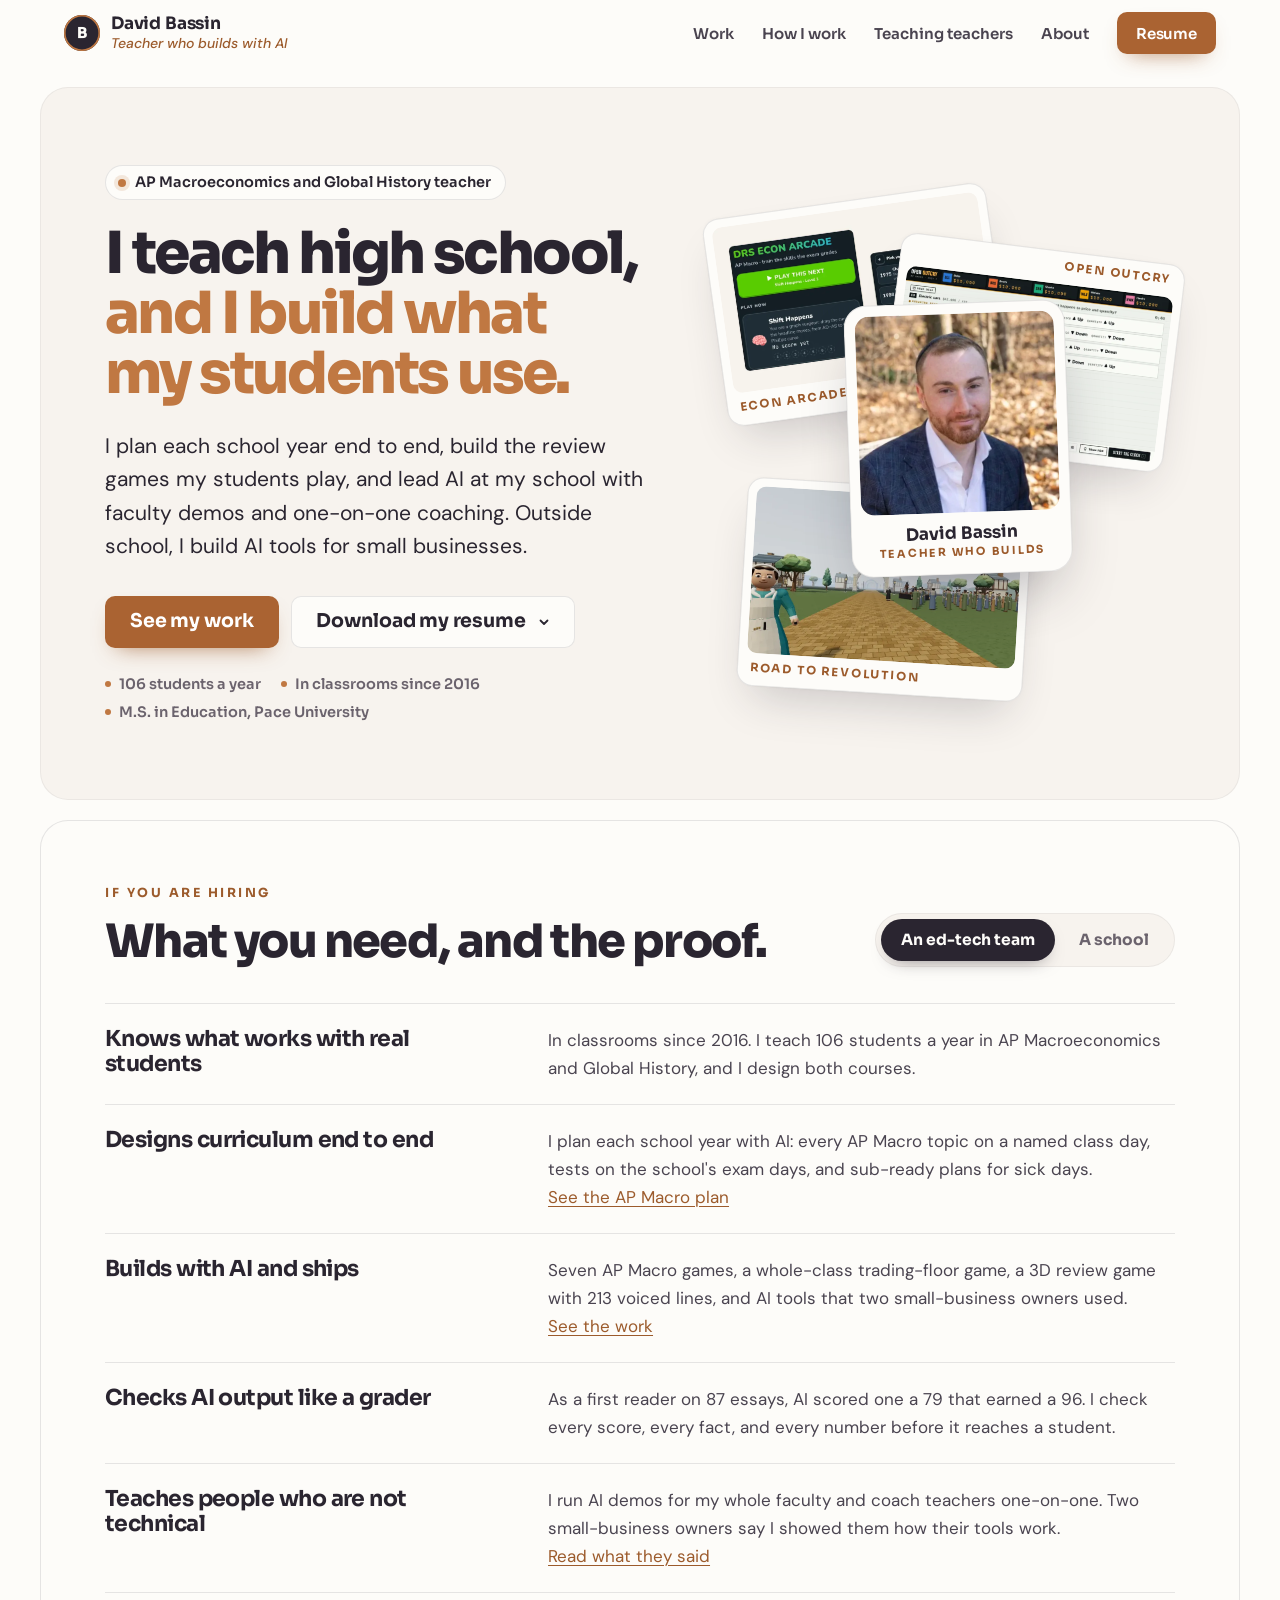
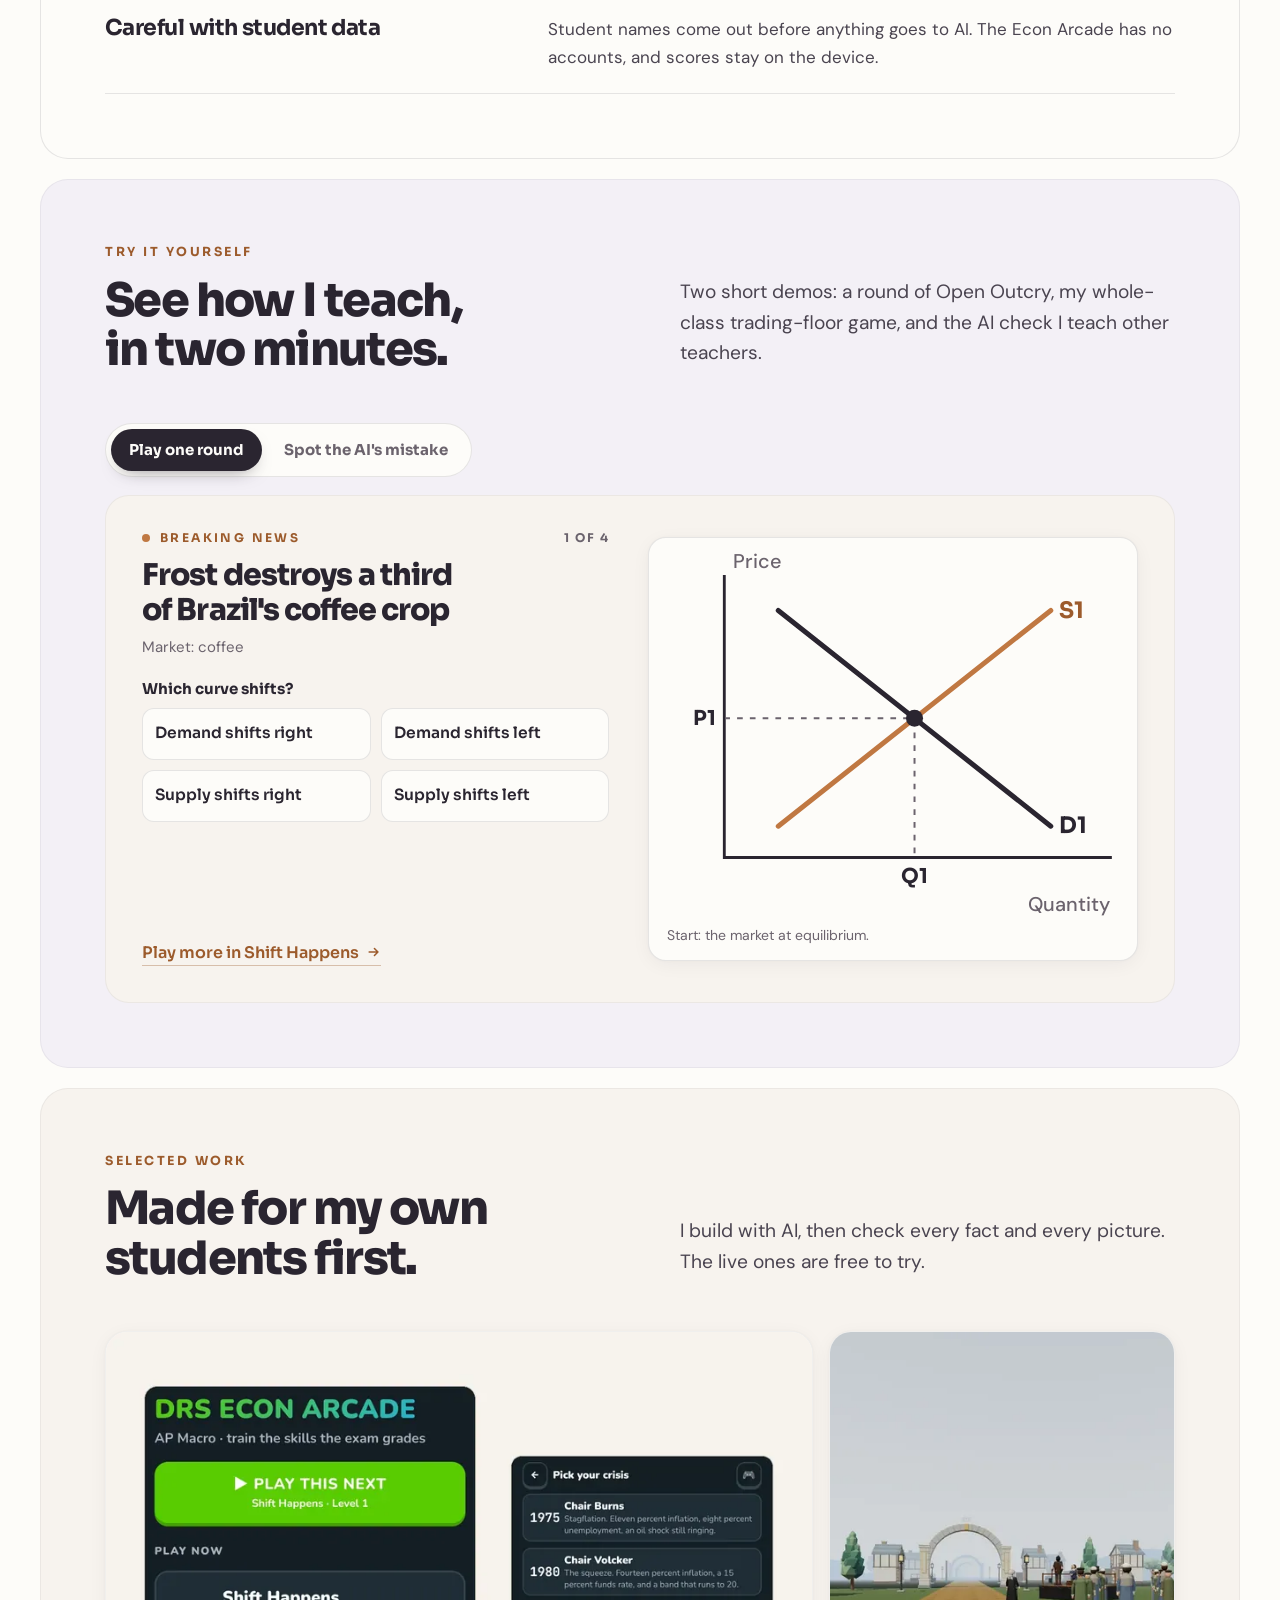
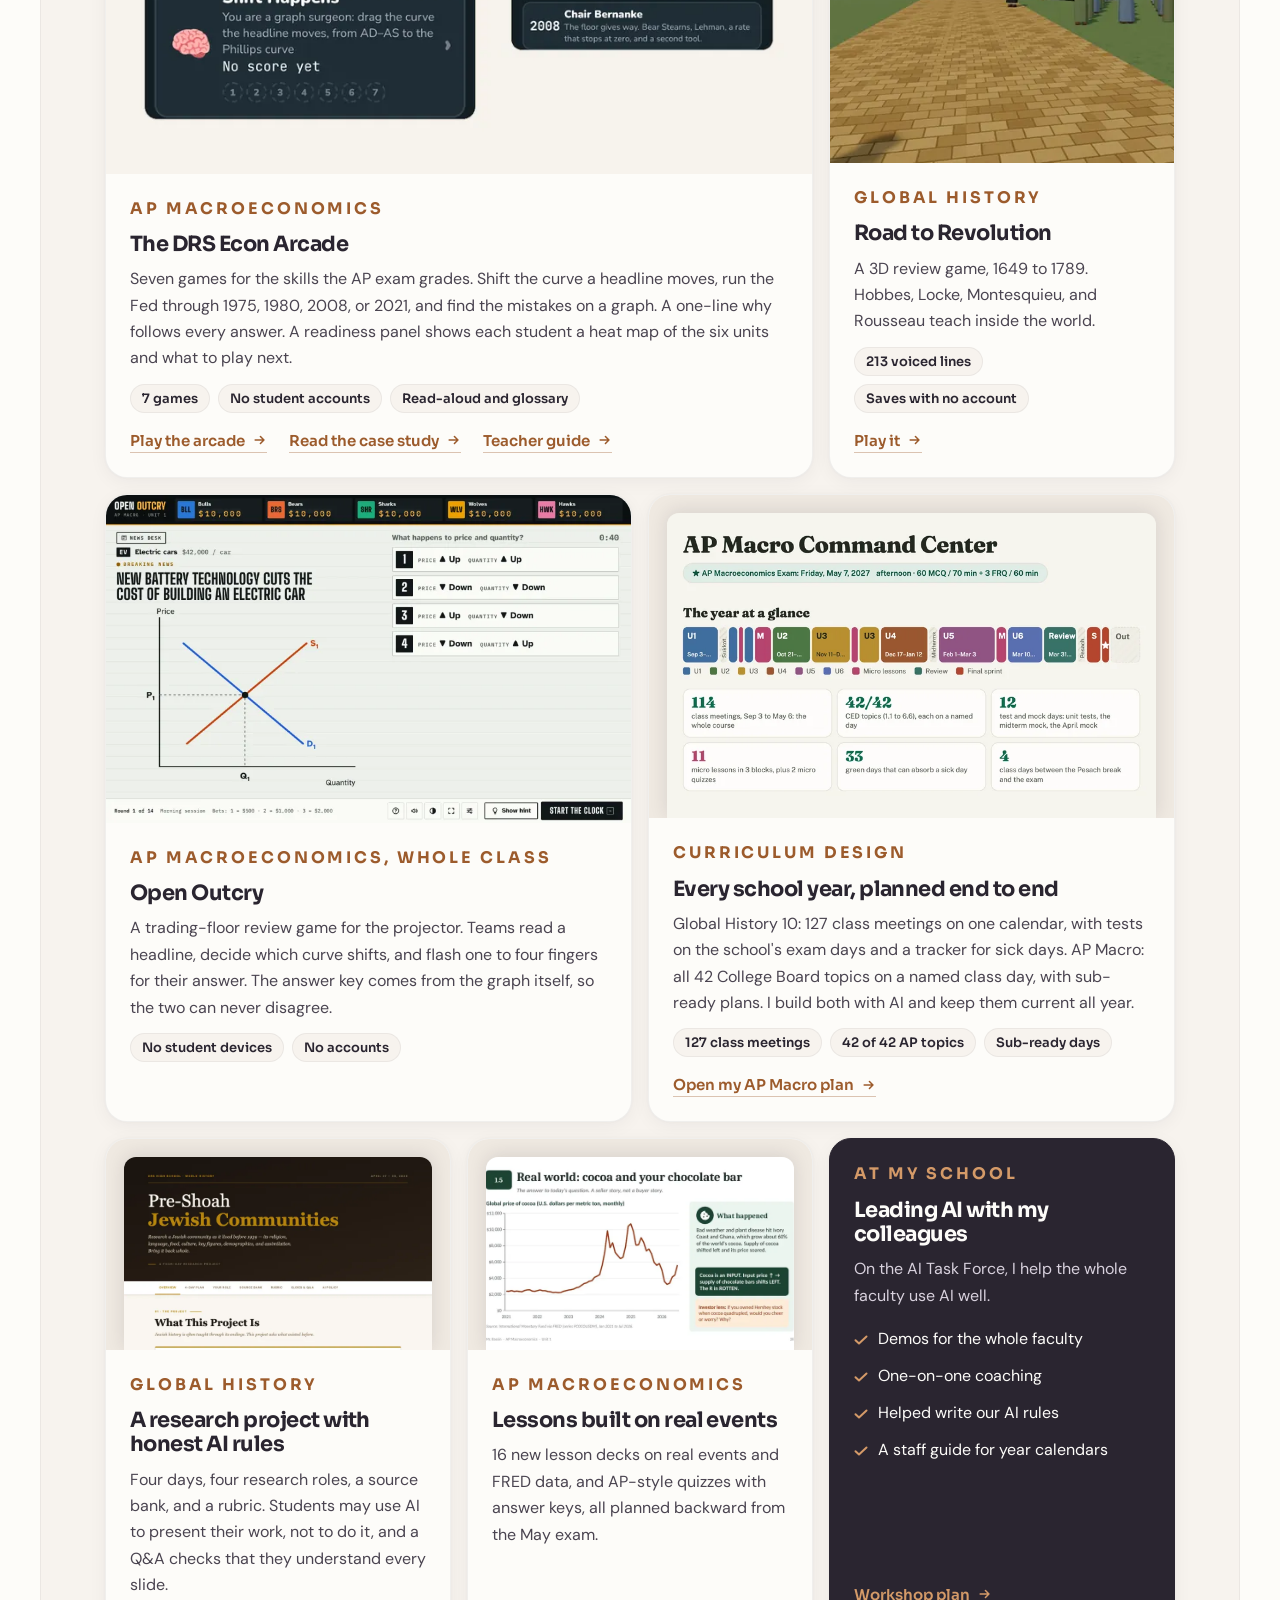
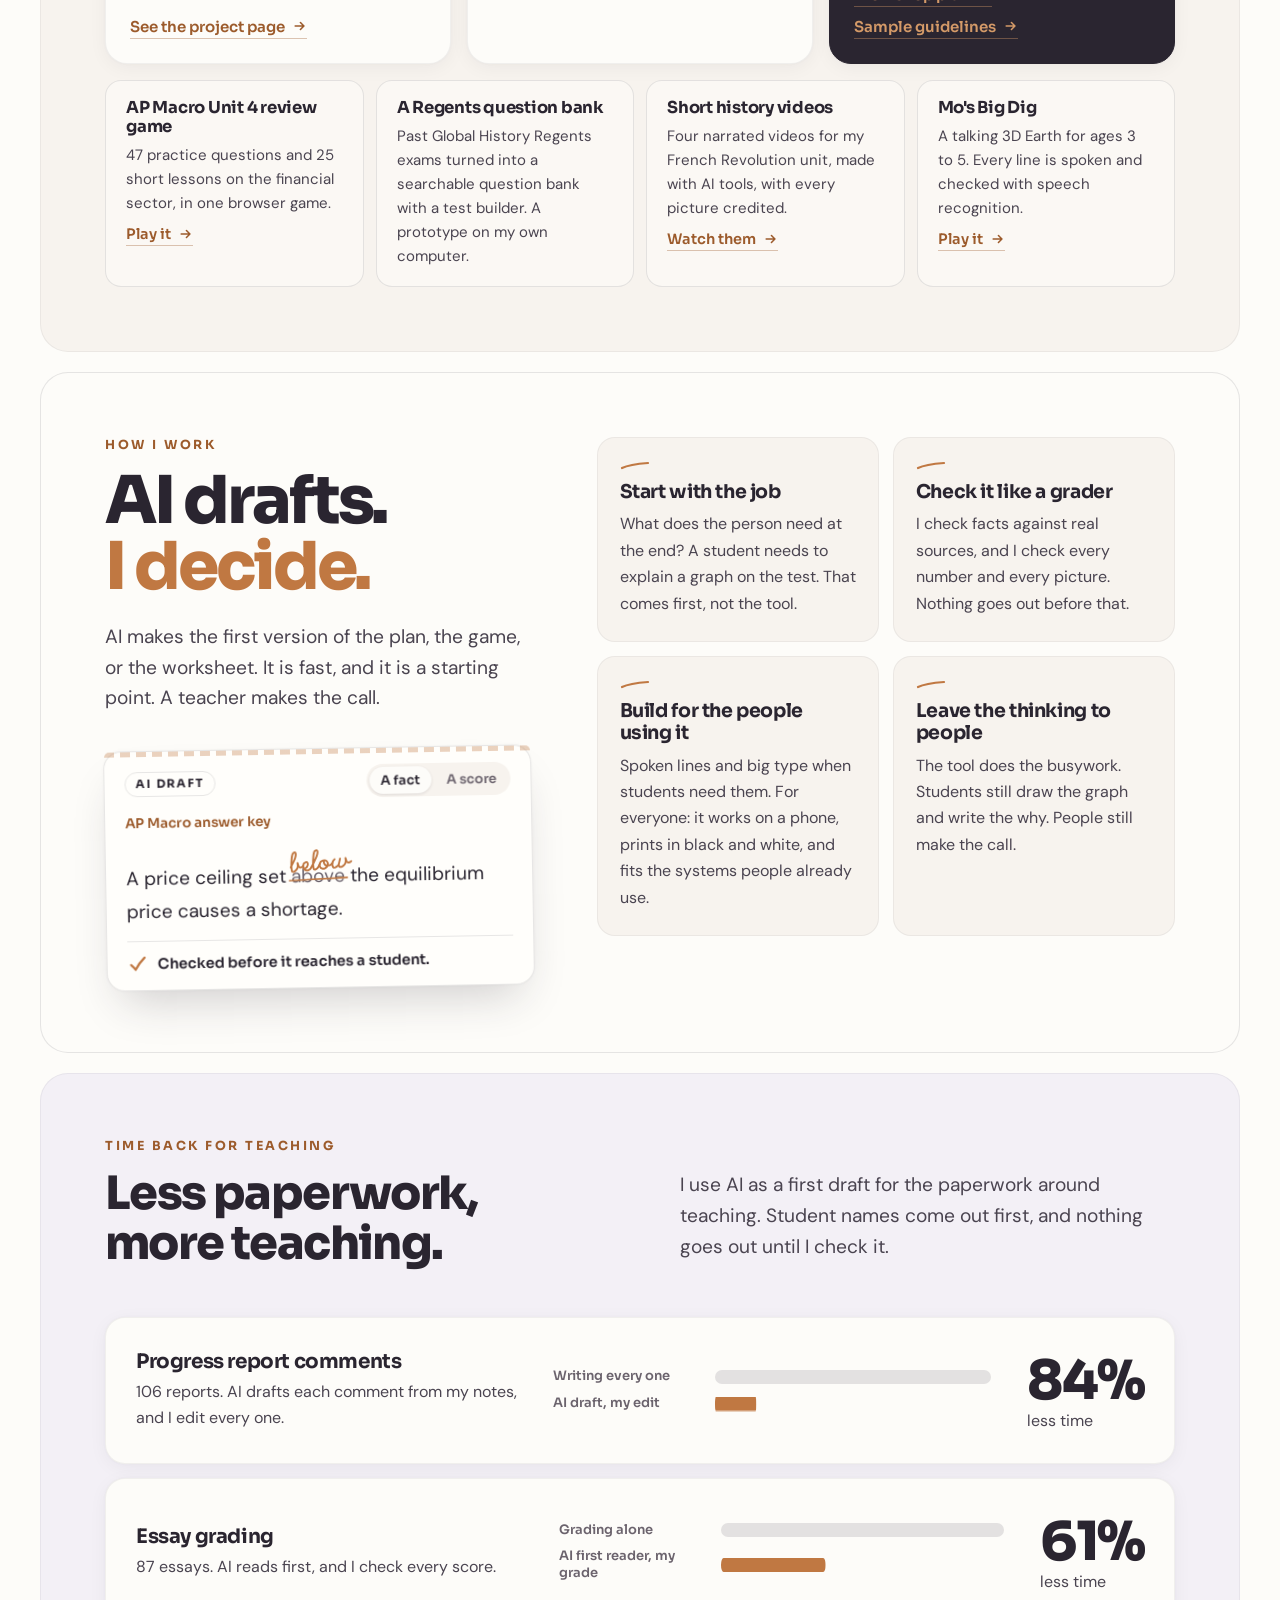
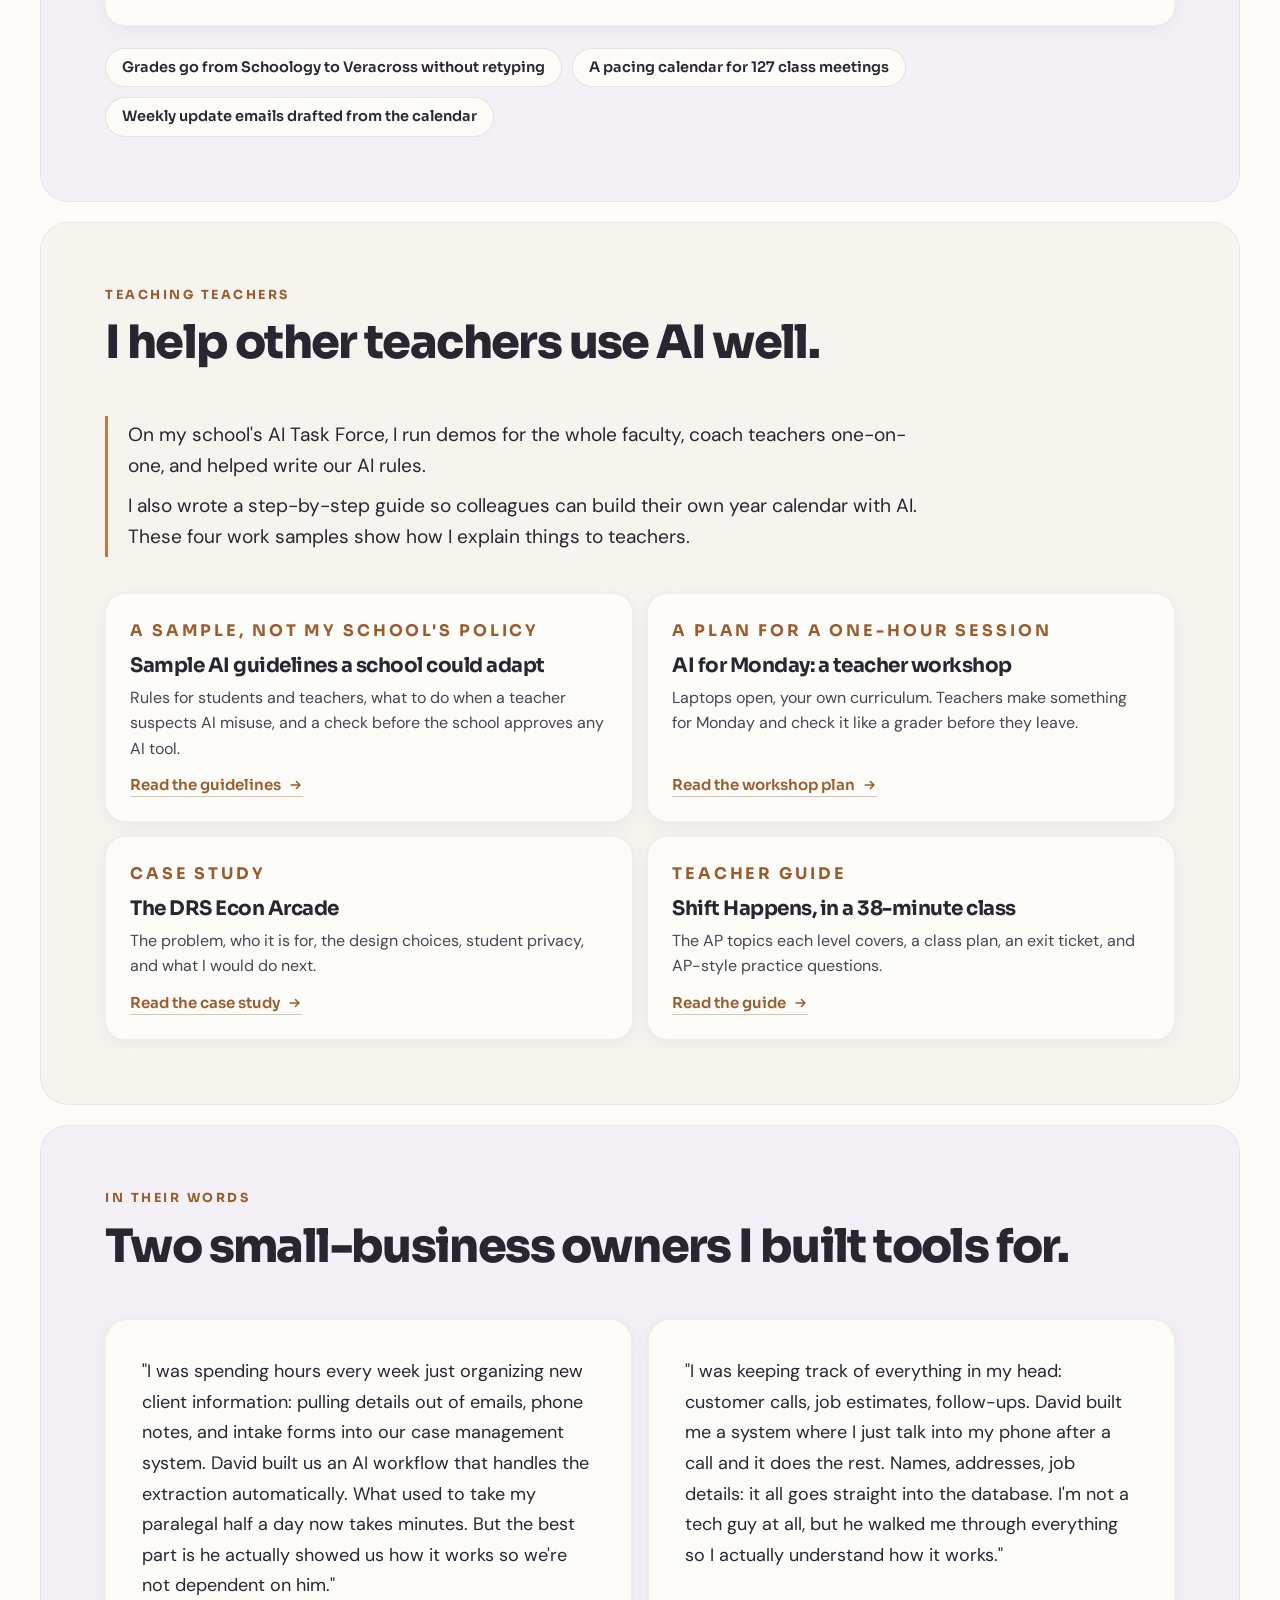
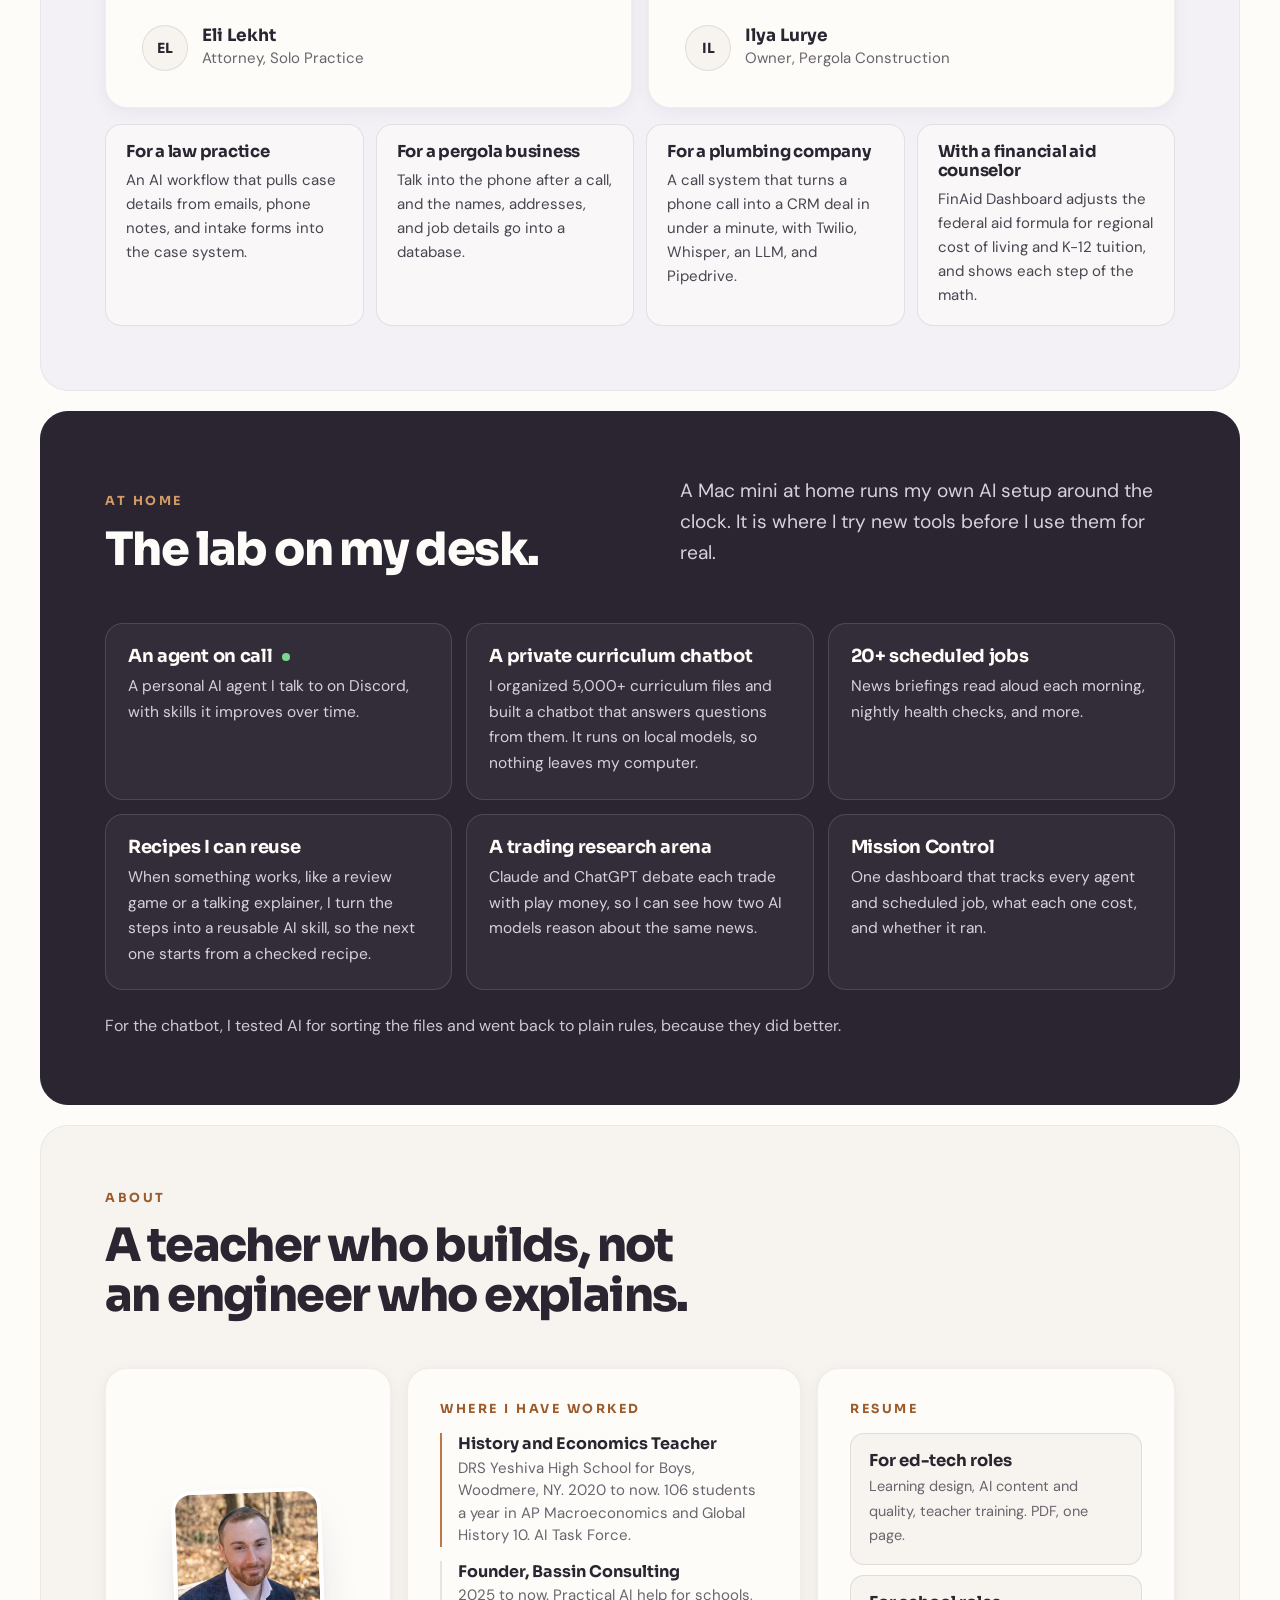
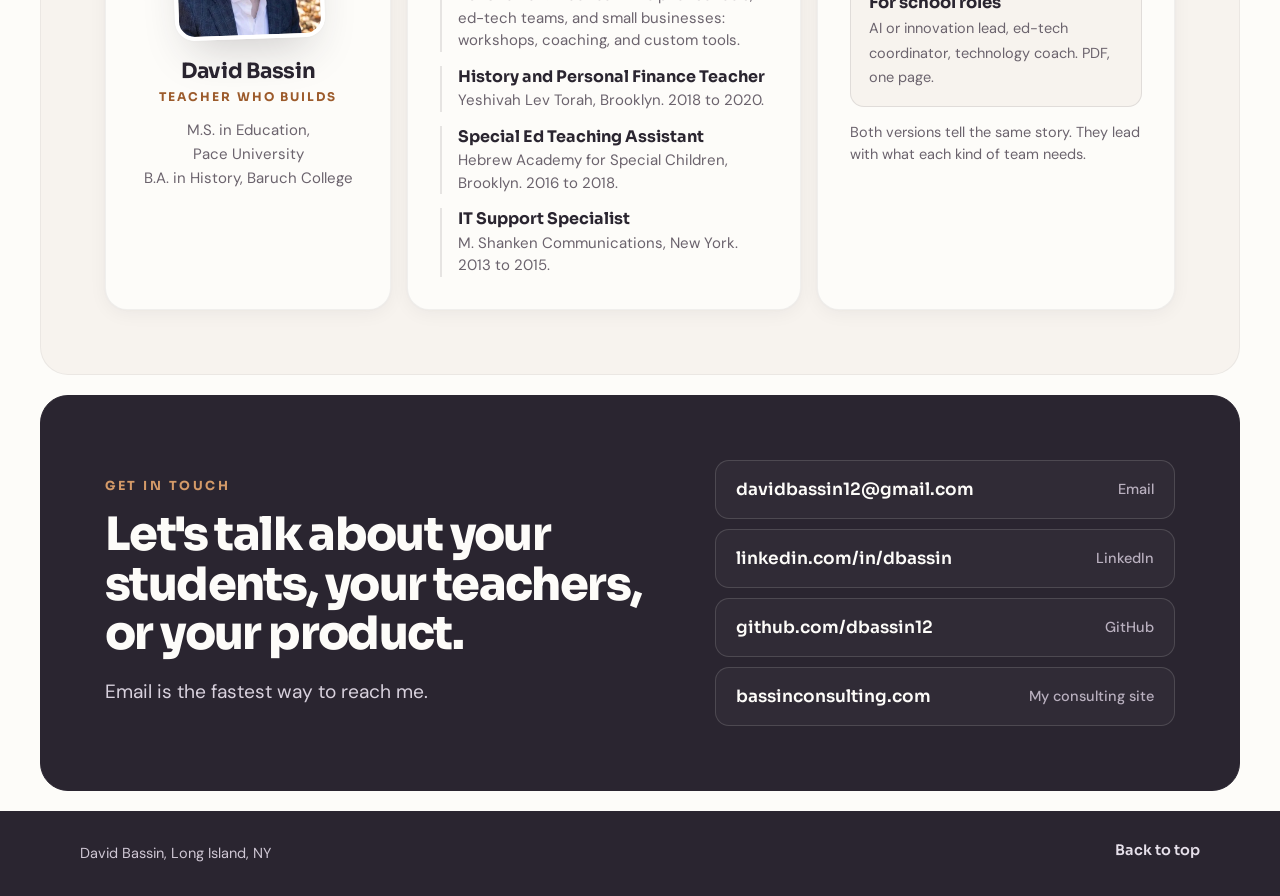
<file: index.html>
<!doctype html>
<html lang="en">
<head>
<meta charset="utf-8">
<meta name="viewport" content="width=device-width, initial-scale=1">
<title>David Bassin | Teacher who builds learning tools with AI</title>
<meta name="description" content="David Bassin teaches 106 students a year in AP Macroeconomics and Global History, plans each school year end to end, builds the review games his students play, and leads AI training for the teachers at his school.">
<meta name="author" content="David Bassin">
<link rel="canonical" href="https://dbassin12.github.io/">
<meta property="og:type" content="website">
<meta property="og:url" content="https://dbassin12.github.io/">
<meta property="og:title" content="David Bassin | Teacher who builds learning tools with AI">
<meta property="og:description" content="I teach high school, and I build what my students use: whole-year plans, review games, and AI training for teachers.">
<meta property="og:image" content="https://dbassin12.github.io/img/social-card.png">
<meta name="twitter:card" content="summary_large_image">
<meta name="theme-color" content="#FDFCF9">
<script type="application/ld+json">
{
  "@context": "https://schema.org",
  "@type": "Person",
  "name": "David Bassin",
  "jobTitle": "History and Economics Teacher",
  "url": "https://dbassin12.github.io/",
  "email": "davidbassin12@gmail.com",
  "alumniOf": ["Pace University", "Baruch College"],
  "sameAs": ["https://www.linkedin.com/in/dbassin/", "https://github.com/dbassin12", "https://www.bassinconsulting.com/"]
}
</script>
<link rel="icon" href="data:image/svg+xml,<svg xmlns='http://www.w3.org/2000/svg' viewBox='0 0 32 32'><circle cx='16' cy='16' r='15' fill='%232A2530'/><circle cx='16' cy='16' r='13' fill='none' stroke='%23C07842' stroke-width='1.5'/><text x='16' y='21' font-size='16' font-weight='800' font-family='sans-serif' text-anchor='middle' fill='%23FDFCF9'>B</text></svg>" type="image/svg+xml">
<script>document.documentElement.className+=' js'</script>
<link rel="preconnect" href="https://fonts.googleapis.com">
<link rel="preconnect" href="https://fonts.gstatic.com" crossorigin>
<link href="https://fonts.googleapis.com/css2?family=Sora:wght@600;700;800&family=DM+Sans:ital,wght@0,400;0,500;0,600;0,700;1,400;1,500&display=swap" rel="stylesheet">
<style>
@font-face{font-family:"Sora Fallback";src:local("Arial Bold"),local("Arial-BoldMT"),local("Liberation Sans Bold");font-weight:600 800;size-adjust:106.3%;ascent-override:91.3%;descent-override:27.3%;line-gap-override:0%}
@font-face{font-family:"DM Sans Fallback";src:local("Arial"),local("ArialMT"),local("Liberation Sans");font-weight:400 500;size-adjust:103.7%;ascent-override:95.5%;descent-override:29.9%;line-gap-override:0%}
*,*::before,*::after{box-sizing:border-box}
:root{
  --cream:#FDFCF9; --linen:#F7F3EE; --plum:#2A2530; --plum-2:#3A3342; --copper:#C07842; --copper-light:#D49A68; --copper-ink:#9C5B2C;
  --lavender:#F3F0F6; --ink:#4A4450; --muted:#6B636D; --line:rgba(42,37,48,.11); --line-soft:rgba(42,37,48,.06);
  --display:'Sora','Sora Fallback',ui-sans-serif,system-ui,sans-serif; --body:'DM Sans','DM Sans Fallback',ui-sans-serif,system-ui,sans-serif;
  --shadow:0 4px 20px -2px rgba(42,37,48,.06),0 0 3px rgba(42,37,48,.03);
  --shadow-lift:0 24px 46px -16px rgba(42,37,48,.22),0 0 4px rgba(42,37,48,.04);
  --ease:cubic-bezier(.16,1,.3,1); --page:1200px;
}
html{-webkit-text-size-adjust:100%;scroll-behavior:smooth;scroll-padding-top:88px}
body{margin:0;background:var(--cream);color:var(--ink);font:400 17px/1.7 var(--body);-webkit-font-smoothing:antialiased;text-rendering:optimizeLegibility}
@media (min-width:720px){body{font-size:18px}}
img{max-width:100%;height:auto;display:block}
a{color:inherit}
h1,h2,h3,h4{font-family:var(--display);color:var(--plum);margin:0;font-weight:700;letter-spacing:-.02em;line-height:1.15}
h1,h2{text-wrap:balance}
p,ul,ol,figure,blockquote{margin:0}
ul,ol{padding:0;list-style:none}
::selection{background:rgba(192,120,66,.2);color:var(--plum)}
:focus-visible{outline:2.5px solid var(--copper);outline-offset:3px;border-radius:6px}
[hidden]{display:none!important}
.vh{position:absolute!important;width:1px;height:1px;overflow:hidden;clip:rect(0 0 0 0);clip-path:inset(50%);white-space:nowrap}
.nw{white-space:nowrap}
.skip{position:absolute;left:12px;top:-64px;z-index:100;background:var(--plum);color:var(--cream);padding:10px 16px;border-radius:10px;font:600 15px var(--display);text-decoration:none}
.skip:focus{top:12px}

/* nav */
.nav{position:sticky;top:0;z-index:50;background:rgba(253,252,249,.9);-webkit-backdrop-filter:saturate(1.3) blur(10px);backdrop-filter:saturate(1.3) blur(10px);border-bottom:1px solid transparent;transition:border-color .3s,box-shadow .3s}
.nav.scrolled{border-bottom-color:var(--line-soft);box-shadow:0 10px 30px -24px rgba(42,37,48,.45)}
.nav-in{max-width:var(--page);margin:0 auto;padding:12px clamp(16px,3vw,24px);display:flex;align-items:center;justify-content:space-between;gap:16px}
.brand{display:flex;align-items:center;gap:11px;text-decoration:none;flex:none}
.mark{width:36px;height:36px;border-radius:50%;background:var(--plum);box-shadow:inset 0 0 0 1.6px var(--copper);display:grid;place-items:center;color:var(--cream);font:800 15px var(--display);flex:none}
.brand-name{display:block;font:700 17px/1.2 var(--display);letter-spacing:-.01em;color:var(--plum)}
.brand-tag{display:block;font:italic 500 14px/1.3 var(--body);color:var(--copper-ink)}
.links{display:flex;align-items:center;gap:clamp(16px,2.2vw,28px)}
.links a{font:600 15px var(--display);color:var(--ink);text-decoration:none;transition:color .2s}
.links a:not(.btn):hover{color:var(--copper-ink)}
.menu-btn{display:none;font:600 15px var(--display);color:var(--plum);background:var(--linen);border:1px solid var(--line);border-radius:10px;padding:9px 14px;cursor:pointer}
@media (max-width:899px){
  .menu-btn{display:inline-flex}
  .links{position:absolute;left:12px;right:12px;top:calc(100% + 6px);flex-direction:column;align-items:stretch;gap:6px;background:var(--cream);border:1px solid var(--line);border-radius:18px;padding:12px;box-shadow:var(--shadow-lift);display:none}
  .links.open{display:flex}
  .links a:not(.btn){display:block;padding:12px 14px;border-radius:10px;background:var(--linen)}
  .links .btn{display:flex;margin-top:6px;min-height:50px;font-size:17px}
}

/* buttons and links */
.btn{display:inline-flex;align-items:center;justify-content:center;gap:10px;min-height:52px;padding:0 24px;border-radius:10px;font:700 19px/1.1 var(--display);letter-spacing:-.01em;text-decoration:none;border:1.5px solid transparent;cursor:pointer;transition:transform .3s var(--ease),background-color .2s,border-color .2s,box-shadow .3s var(--ease)}
.btn-primary{background:#AA6332;color:#fff;box-shadow:0 10px 22px -12px rgba(156,91,44,.8)}
.btn-primary:hover{background:var(--copper-ink);transform:translateY(-2px);box-shadow:0 16px 28px -14px rgba(156,91,44,.9)}
.btn-ghost{background:var(--cream);color:var(--plum);border-color:var(--line)}
.btn-ghost:hover{border-color:var(--copper);color:var(--copper-ink);transform:translateY(-2px)}
.links .btn{min-height:42px;font-size:15px;padding:0 18px;color:#fff}
.tl{display:inline-flex;align-items:center;gap:8px;font:600 16px var(--display);color:var(--copper-ink);text-decoration:none;border-bottom:1.5px solid rgba(156,91,44,.35);padding-bottom:2px;transition:border-color .2s}
.tl::after{content:"";width:14px;height:14px;flex:none;background:url("data:image/svg+xml,%3Csvg xmlns='http://www.w3.org/2000/svg' viewBox='0 0 16 16' fill='none' stroke='%239C5B2C' stroke-width='1.8' stroke-linecap='round' stroke-linejoin='round'%3E%3Cpath d='M2.5 8h10M8.5 4l4 4-4 4'/%3E%3C/svg%3E") center/contain no-repeat;transition:transform .3s var(--ease)}
.tl:hover{border-color:var(--copper-ink)}
.tl:hover::after{transform:translateX(3px)}
.tl.dl::after{transform:rotate(90deg)}
.tl.dl:hover::after{transform:rotate(90deg) translateX(3px)}

/* resume menu */
.resume-menu{position:relative}
.resume-menu summary{list-style:none}
.resume-menu summary::-webkit-details-marker{display:none}
.resume-menu summary::after{content:"";width:12px;height:12px;margin-left:2px;background:url("data:image/svg+xml,%3Csvg xmlns='http://www.w3.org/2000/svg' viewBox='0 0 12 12' fill='none' stroke='%232A2530' stroke-width='1.8' stroke-linecap='round' stroke-linejoin='round'%3E%3Cpath d='M2.5 4.5 6 8l3.5-3.5'/%3E%3C/svg%3E") center/contain no-repeat;transition:transform .3s var(--ease)}
.resume-menu[open] summary::after{transform:rotate(180deg)}
.pop{position:absolute;left:0;top:calc(100% + 8px);z-index:20;min-width:272px;background:var(--cream);border:1px solid var(--line);border-radius:16px;box-shadow:var(--shadow-lift);padding:8px;display:grid;gap:4px}
.pop a{display:grid;gap:2px;padding:12px 14px;border-radius:10px;text-decoration:none;transition:background-color .2s}
.pop a:hover{background:var(--linen)}
.pop strong{font:700 16px var(--display);color:var(--plum)}
.pop span{font-size:14.5px;color:var(--muted)}

/* panels */
main{padding:clamp(10px,2vw,20px) clamp(10px,2vw,20px) 0}
.panel{max-width:var(--page);margin:0 auto clamp(12px,2vw,20px);border-radius:28px;background:var(--linen);border:1px solid var(--line-soft);padding:clamp(30px,5vw,64px) clamp(20px,5vw,64px)}
.panel.is-cream{background:var(--cream);border-color:var(--line)}
.panel.is-lav{background:var(--lavender)}
.panel.is-dark{background:var(--plum);border-color:var(--plum);color:#E6E0EA}
.label{font:700 12.5px/1.4 var(--display);letter-spacing:.2em;text-transform:uppercase;color:var(--copper-ink);margin-bottom:14px}
.is-dark .label{color:var(--copper-light)}
.is-dark h2,.is-dark h3{color:var(--cream)}
h2{font-size:clamp(30px,4.2vw,46px);font-weight:800;letter-spacing:-.035em;line-height:1.08}
.sub{font-size:clamp(17px,1.5vw,19.5px);line-height:1.6;color:var(--ink);max-width:40em}
.is-dark .sub{color:#D8D1DD}
.head{margin-bottom:clamp(30px,4vw,48px)}
.head .sub{margin-top:18px}
.head-2{display:grid;gap:18px;margin-bottom:clamp(30px,4vw,48px)}
@media (min-width:900px){.head-2{grid-template-columns:1.05fr 1fr;align-items:end;gap:56px}.head-2 .sub{padding-bottom:6px}}

/* hero */
.hero{display:grid;gap:clamp(40px,5vw,56px);padding-top:clamp(36px,6vw,80px);padding-bottom:clamp(36px,6vw,80px)}
@media (min-width:960px){.hero{grid-template-columns:minmax(0,1.2fr) minmax(0,1fr);align-items:center}}
.pill{display:inline-flex;align-items:center;gap:9px;background:var(--cream);border:1px solid var(--line);border-radius:999px;padding:7px 14px 7px 12px;font:600 14.5px/1.35 var(--display);color:var(--plum)}
.pill i{flex:none;width:8px;height:8px;border-radius:50%;background:var(--copper);box-shadow:0 0 0 4px rgba(192,120,66,.16)}
.hero h1{margin-top:24px;font-size:clamp(40px,4.9vw,58px);font-weight:800;letter-spacing:-.045em;line-height:1.03}
.hero h1 .l2{display:block;color:var(--copper)}
.hero .lede{margin-top:26px;font-size:clamp(18px,1.7vw,21px);line-height:1.6;color:var(--plum);max-width:32em}
.ctas{display:flex;flex-wrap:wrap;gap:12px;margin-top:32px;position:relative;z-index:6}
.creds{display:flex;flex-wrap:wrap;gap:8px 20px;margin-top:26px;font:600 14.5px/1.4 var(--display);color:var(--muted)}
.creds li{display:flex;align-items:center;gap:8px}
.creds li::before{content:"";width:6px;height:6px;border-radius:50%;background:var(--copper)}

/* the fanned deck of real work behind the photo */
.deck{--px:-44%;position:relative;width:min(100%,500px);height:500px;margin:0 auto}
.dk{position:absolute;width:62%;background:var(--cream);border:1px solid var(--line);border-radius:16px;padding:8px 8px 0;box-shadow:var(--shadow-lift);text-decoration:none;transition:transform .7s var(--ease),box-shadow .4s var(--ease);z-index:1}
.dk img{border-radius:10px;aspect-ratio:16/10;object-fit:cover;width:100%}
.dk span{display:block;padding:8px 4px 10px;font:700 11.5px/1.2 var(--display);letter-spacing:.16em;text-transform:uppercase;color:var(--copper-ink)}
.dk-1{left:0;top:6px;transform:rotate(-8deg)}
.dk-2{right:0;top:54px;transform:rotate(7deg)}
.dk-3{left:6%;bottom:0;transform:rotate(3.5deg);z-index:2}
.dk-2{display:flex;flex-direction:column-reverse;padding:0 8px 8px}
.dk-2 span{text-align:right}
.dk:hover,.dk:focus-visible{z-index:4;box-shadow:0 30px 60px -18px rgba(42,37,48,.35)}
.dk-1:hover,.dk-1:focus-visible{transform:rotate(-3deg) translateY(-8px) scale(1.03)}
.dk-2:hover,.dk-2:focus-visible{transform:rotate(3deg) translateY(-8px) scale(1.03)}
.dk-3:hover,.dk-3:focus-visible{transform:rotate(0deg) translateY(-8px) scale(1.03)}
.deck .photo{position:absolute;left:50%;top:50%;width:48%;margin:0;transform:translate(var(--px),-52%) rotate(-2deg);z-index:3;background:var(--cream);border:1px solid var(--line);border-radius:22px;padding:10px 10px 12px;box-shadow:0 30px 60px -20px rgba(42,37,48,.38)}
.deck .photo img{border-radius:14px;aspect-ratio:1/1;object-fit:cover;width:100%}
.deck .photo figcaption{text-align:center;padding-top:10px}
.deck .photo strong{display:block;font:700 17px var(--display);color:var(--plum)}
.deck .photo span{display:block;font:700 11px/1.6 var(--display);letter-spacing:.16em;text-transform:uppercase;color:var(--copper-ink)}
@media (max-width:520px){.deck{height:390px}.dk span{font-size:10px;letter-spacing:.12em;padding:6px 2px 8px}.deck .photo{width:42%;padding:8px 8px 10px}.deck .photo strong{font-size:15px}.deck{--px:-24%}.deck .photo span{font-size:9.5px;letter-spacing:.08em;white-space:nowrap}.dk{width:64%}}
@media (prefers-reduced-motion:no-preference){
  .js .deck:not(.dealt) .dk{transform:translate(var(--fx,0),var(--fy,0)) rotate(0deg) scale(.86);opacity:0}
  .js .deck .dk{transition:transform 1s var(--ease),opacity .6s ease,box-shadow .4s var(--ease)}
  .js .deck.dealt .dk-1{transition-delay:.15s}
  .js .deck.dealt .dk-2{transition-delay:.3s}
  .js .deck.dealt .dk-3{transition-delay:.45s}
  .js .deck .photo{opacity:0;transform:translate(var(--px),-46%) rotate(-6deg);transition:transform 1s var(--ease),opacity .6s ease}
  .js .deck.dealt .photo{opacity:1;transform:translate(var(--px),-52%) rotate(-2deg)}
}
.dk-1{--fx:22%;--fy:30%}.dk-2{--fx:-22%;--fy:22%}.dk-3{--fx:16%;--fy:-24%}

/* hiring lens */
.lens-top{display:flex;flex-wrap:wrap;align-items:end;justify-content:space-between;gap:20px;margin-bottom:clamp(26px,3vw,36px)}
.seg{display:inline-flex;gap:4px;background:var(--linen);border:1px solid var(--line-soft);border-radius:999px;padding:5px}
.seg button{font:700 15.5px/1 var(--display);color:var(--muted);background:none;border:0;border-radius:999px;padding:13px 20px;cursor:pointer;transition:background-color .25s,color .25s,box-shadow .25s}
.seg button[aria-selected="true"]{background:var(--plum);color:var(--cream);box-shadow:0 8px 18px -10px rgba(42,37,48,.6)}
.needs{display:grid;border-top:1px solid var(--line)}
.needs li{display:grid;gap:8px;padding:22px 0;border-bottom:1px solid var(--line)}
@media (min-width:900px){.needs li{grid-template-columns:minmax(0,.9fr) minmax(0,1.4fr);gap:40px;align-items:baseline}}
.needs h3{font-size:clamp(19px,1.8vw,22px);letter-spacing:-.025em}

.needs p{font-size:17px;line-height:1.65}
.needs a{color:var(--copper-ink);text-underline-offset:3px;text-decoration-thickness:1px;white-space:nowrap}
@media (prefers-reduced-motion:no-preference){
  .js .needs.swap li{animation:rowin .6s var(--ease) both;animation-delay:calc(var(--n,0) * 60ms)}
}
@keyframes rowin{from{opacity:0;transform:translateY(10px)}}

/* the check: an AI draft, graded */
.check{width:100%;max-width:440px;background:#FFFEFB;border:1px solid var(--line);border-radius:18px;box-shadow:var(--shadow-lift);padding:16px 20px 16px;position:relative;z-index:2;transform:rotate(-1deg)}
.check::before{content:"";position:absolute;left:0;right:0;top:0;height:5px;border-radius:18px 18px 0 0;background:repeating-linear-gradient(90deg,rgba(192,120,66,.55) 0 10px,transparent 10px 16px);opacity:.6}
.check-top{display:flex;align-items:center;justify-content:space-between;gap:10px}
.tag{font:700 11.5px/1 var(--display);letter-spacing:.16em;text-transform:uppercase;color:var(--plum);border:1px solid var(--line);border-radius:999px;padding:6px 10px}
.tabs{display:flex;gap:4px;background:var(--linen);border-radius:999px;padding:3px}
.tabs button{font:600 13px/1 var(--display);color:var(--muted);background:none;border:0;border-radius:999px;padding:7px 11px;cursor:pointer;transition:background-color .2s,color .2s}
.tabs button[aria-selected="true"]{background:var(--cream);color:var(--plum);box-shadow:0 1px 3px rgba(42,37,48,.12)}
.ex-kind{font:600 13.5px var(--display);color:var(--copper-ink);margin-top:14px}
.ex-text{font-size:19px;line-height:1.75;color:var(--plum);padding-top:30px;min-height:96px}
.ex-score{font:700 26px var(--display);letter-spacing:-.01em}
.ex-score .of{font:500 16px var(--body);color:var(--muted)}
.ok{display:flex;align-items:center;gap:10px;margin-top:12px;padding-top:12px;border-top:1px solid var(--line);font:600 14.5px var(--display);color:var(--plum)}
.ok svg{flex:none;width:20px;height:20px;fill:none;stroke:var(--copper);stroke-width:2.2;stroke-linecap:round;stroke-linejoin:round;overflow:visible}
.fix{position:relative;display:inline-block;white-space:nowrap}
.fix del{text-decoration:none;color:var(--plum);transition:color .4s}
.fix .strike{position:absolute;left:-6%;top:47%;width:112%;height:.42em;overflow:visible;fill:none;stroke:var(--copper);stroke-width:2;stroke-linecap:round;pointer-events:none}
.fix ins{position:absolute;left:50%;bottom:66%;transform:translateX(-46%) rotate(-5deg);text-decoration:none;pointer-events:none}
.fix .hand{display:block;width:3.4em;height:auto;overflow:visible;fill:none;stroke:var(--copper);stroke-width:2.1;stroke-linecap:round;stroke-linejoin:round}
.fix.num .hand{width:1.7em}
.fix.num ins{bottom:72%;transform:translateX(-30%) rotate(-6deg)}
.ex.done del{color:var(--muted)}
.js .check .strike path,.js .check .hand path,.js .check .ok path{stroke-dasharray:1 1;stroke-dashoffset:1}
.js .check .ok span{opacity:0;transition:opacity .4s ease}
.check .ex.play .strike path{animation:pen .32s var(--ease) .35s forwards}
.check .ex.play .hand path:nth-child(1){animation:pen .2s linear .75s forwards}
.check .ex.play .hand path:nth-child(2){animation:pen .24s linear .95s forwards}
.check .ex.play .hand path:nth-child(3){animation:pen .16s linear 1.19s forwards}
.check .ex.play .hand path:nth-child(4){animation:pen .18s linear 1.35s forwards}
.check .ex.play .ok path{animation:pen .34s var(--ease) 1.65s forwards}
.check .ex.play .ok span{opacity:1;transition-delay:1.75s}
.check .ex.static .strike path,.check .ex.static .hand path,.check .ex.static .ok path{stroke-dashoffset:0;animation:none}
.check .ex.static .ok span{opacity:1}
@keyframes pen{to{stroke-dashoffset:0}}

/* how I work */
.method{display:grid;gap:clamp(30px,5vw,64px)}
@media (min-width:960px){.method{grid-template-columns:minmax(0,.85fr) minmax(0,1.15fr);align-items:start}}
.method h2{font-size:clamp(40px,5.4vw,66px);letter-spacing:-.045em;line-height:1}
.method h2 span{display:block}
.method h2 span+span{color:var(--copper)}
.method .check-wrap{margin-top:34px}
.principles{display:grid;gap:14px}
@media (min-width:640px){.principles{grid-template-columns:1fr 1fr}}
.principles li{background:var(--linen);border-radius:18px;padding:22px 22px 24px;border:1px solid var(--line-soft)}
.principles h3{font-size:19px;letter-spacing:-.02em}
.principles p{margin-top:8px;font-size:16px;line-height:1.65}
.mark-line{display:block;width:30px;height:12px;margin-bottom:10px;overflow:visible;fill:none;stroke:var(--copper);stroke-width:2.2;stroke-linecap:round}

/* time back */
.tb{display:grid;gap:14px}
.tb-row{display:grid;gap:18px;background:var(--cream);border:1px solid var(--line-soft);border-radius:20px;padding:clamp(20px,3vw,30px);box-shadow:var(--shadow)}
@media (min-width:900px){.tb-row{grid-template-columns:minmax(0,1fr) minmax(0,1.15fr) auto;align-items:center;gap:36px}}
.tb-row h3{font-size:20px;letter-spacing:-.02em}
.tb-row p{margin-top:6px;font-size:16px;line-height:1.6}
.tb-viz{display:grid;gap:10px}
.tb-line{display:grid;grid-template-columns:150px 1fr;align-items:center;gap:12px;font:600 13px/1.3 var(--display);color:var(--muted)}
.bar{height:14px;border-radius:999px;background:rgba(42,37,48,.12);transform-origin:left center}
.bar.after{background:var(--copper);transform:scaleX(var(--w))}
.js .tb-row:not(.in) .bar.after{transform:scaleX(1)}
.tb-row.in .bar.after{transition:transform 1.4s var(--ease) .25s}
.tb-num{font-size:16px;color:var(--ink);white-space:nowrap}
.tb-num strong{display:block;font:800 clamp(40px,4.4vw,54px)/1 var(--display);letter-spacing:-.04em;color:var(--plum)}
.chips{display:flex;flex-wrap:wrap;gap:10px;margin-top:22px}
.chips li{background:var(--cream);border:1px solid var(--line);border-radius:999px;padding:9px 16px;font:600 14.5px/1.35 var(--display);color:var(--plum)}

/* work bento */
.bento{display:grid;gap:16px}
@media (min-width:640px){.bento{grid-template-columns:repeat(2,minmax(0,1fr))}.span-4{grid-column:1/-1}}
@media (min-width:1000px){.bento{grid-template-columns:repeat(6,minmax(0,1fr))}.span-2{grid-column:span 2}.span-3{grid-column:span 3}.span-4{grid-column:span 4}}
.card{display:flex;flex-direction:column;background:var(--cream);border:1px solid var(--line-soft);border-radius:22px;overflow:hidden;box-shadow:var(--shadow);transition:transform .4s var(--ease),box-shadow .4s var(--ease)}
.card:hover{transform:translateY(-4px);box-shadow:var(--shadow-lift)}
.shot{position:relative;overflow:hidden;background:var(--plum)}
.shot img{width:100%;aspect-ratio:16/10;object-fit:cover;transition:transform .8s var(--ease)}
.card:hover .shot img{transform:scale(1.035)}
.shot.light{background:#EFE9E1}
.shot.pad{padding:18px 18px 0}
.shot.pad img{border-radius:12px 12px 0 0;box-shadow:0 -2px 18px rgba(42,37,48,.12)}
.card.fill .shot{flex:1 1 auto;min-height:200px}
.card.fill .shot img{height:100%;aspect-ratio:auto}
.card.fill .card-body{flex:0 0 auto}
.films{display:grid;grid-template-columns:2fr 1fr;grid-template-rows:1fr 1fr;gap:8px;padding:10px;background:#16131A}
.films img{aspect-ratio:16/9;border-radius:6px}
.films img:first-child{grid-row:1/3;height:100%;object-fit:cover}
.sheets{display:grid;grid-template-columns:1fr 1fr;gap:12px;padding:18px 18px 0;background:#EFE9E1}
.sheets figure{background:#fff;border-radius:8px 8px 0 0;overflow:hidden;box-shadow:0 2px 12px rgba(42,37,48,.12)}
.sheets img{aspect-ratio:1/0.82;object-fit:cover;object-position:top}
.sheets figcaption{font:700 11px/1 var(--display);letter-spacing:.14em;text-transform:uppercase;color:var(--copper-ink);padding:9px 10px;background:var(--cream);border-bottom:1px solid var(--line-soft)}
.card-body{display:flex;flex-direction:column;gap:10px;padding:22px 24px 24px;flex:1}
.kicker{font:700 12px/1.4 var(--display);letter-spacing:.18em;text-transform:uppercase;color:var(--copper-ink)}
.card h3{font-size:21px;letter-spacing:-.025em}
.card p{font-size:16px;line-height:1.65}
.facts{display:flex;flex-wrap:wrap;gap:8px;margin-top:2px}
.facts li{font:600 13px/1 var(--display);color:var(--plum);background:var(--linen);border:1px solid var(--line-soft);border-radius:999px;padding:7px 11px}
.card .links-row{display:flex;flex-wrap:wrap;gap:10px 22px;margin-top:auto;padding-top:8px}
.card .tl{font-size:15px}
.card.text-card{background:var(--plum);border-color:var(--plum)}
.card.text-card h3{color:var(--cream)}
.card.text-card p{color:#D8D1DD}
.card.text-card .kicker{color:var(--copper-light)}
.card.text-card .tl{color:var(--copper-light);border-bottom-color:rgba(212,154,104,.4)}
.card.text-card .tl::after{background-image:url("data:image/svg+xml,%3Csvg xmlns='http://www.w3.org/2000/svg' viewBox='0 0 16 16' fill='none' stroke='%23D49A68' stroke-width='1.8' stroke-linecap='round' stroke-linejoin='round'%3E%3Cpath d='M2.5 8h10M8.5 4l4 4-4 4'/%3E%3C/svg%3E")}
.did{display:grid;gap:10px;margin-top:6px}
.did li{display:flex;gap:10px;align-items:baseline;font-size:16px;color:var(--cream)}
.did li::before{content:"";flex:none;width:14px;height:10px;transform:translateY(1px);background:url("data:image/svg+xml,%3Csvg xmlns='http://www.w3.org/2000/svg' viewBox='0 0 14 10' fill='none' stroke='%23D49A68' stroke-width='2' stroke-linecap='round' stroke-linejoin='round'%3E%3Cpath d='M1.5 5.2 5 8.5l7.5-7'/%3E%3C/svg%3E") center/contain no-repeat}
.more{margin-top:16px;display:grid;gap:12px}
@media (min-width:640px){.more{grid-template-columns:1fr 1fr}}
@media (min-width:1000px){.more{grid-template-columns:repeat(4,1fr)}}
.more li{background:rgba(253,252,249,.6);border:1px solid var(--line);border-radius:16px;padding:18px 20px}
.more h3{font-size:16.5px;letter-spacing:-.015em}
.more p{margin-top:6px;font-size:15px;line-height:1.6}
.more .tl{margin-top:10px;font-size:14.5px}

/* teaching teachers */
.samples{display:grid;gap:14px}
@media (min-width:720px){.samples{grid-template-columns:1fr 1fr}}
.sample{display:flex;flex-direction:column;gap:8px;background:var(--cream);border:1px solid var(--line-soft);border-radius:20px;padding:24px;box-shadow:var(--shadow);text-decoration:none;transition:transform .4s var(--ease),box-shadow .4s var(--ease)}
.sample:hover{transform:translateY(-4px);box-shadow:var(--shadow-lift)}
.sample .kicker{margin-bottom:2px}
.sample h3{font-size:20px;letter-spacing:-.025em}
.sample p{font-size:16px;line-height:1.6}
.sample .tl{margin-top:auto;padding-top:6px;align-self:flex-start;font-size:15px}
.tf{margin-bottom:clamp(26px,3vw,36px);border-left:3px solid var(--copper);padding:4px 0 4px 20px;max-width:46em}
.tf p{font-size:clamp(17px,1.5vw,19.5px);line-height:1.6;color:var(--plum)}
.tf p+p{margin-top:10px}

/* in their words */
.quotes{display:grid;gap:16px}
@media (min-width:900px){.quotes{grid-template-columns:1fr 1fr}}
.quote{display:flex;flex-direction:column;justify-content:space-between;gap:24px;background:var(--cream);border-radius:22px;padding:clamp(24px,3vw,36px);box-shadow:var(--shadow);border:1px solid var(--line-soft)}
.quote blockquote p{font-size:18px;line-height:1.7;color:var(--plum)}
.quote figcaption{display:flex;align-items:center;gap:14px}
.ini{width:46px;height:46px;border-radius:50%;background:var(--linen);border:1px solid var(--line);display:grid;place-items:center;font:700 14px var(--display);color:var(--plum);flex:none}
.quote strong{display:block;font:700 17px var(--display);color:var(--plum)}
.quote figcaption span span{display:block;font-size:15px;color:var(--muted)}
.built{display:grid;gap:12px;margin-top:16px}
@media (min-width:640px){.built{grid-template-columns:1fr 1fr}}
@media (min-width:1000px){.built{grid-template-columns:repeat(4,1fr)}}
.built li{background:rgba(253,252,249,.6);border:1px solid var(--line);border-radius:16px;padding:18px 20px}
.built h3{font-size:16.5px;letter-spacing:-.015em}
.built p{margin-top:6px;font-size:15px;line-height:1.6}

/* the lab */
.lab-grid{display:grid;gap:14px}
@media (min-width:640px){.lab-grid{grid-template-columns:1fr 1fr}}
@media (min-width:1000px){.lab-grid{grid-template-columns:repeat(3,1fr)}}
.lab-grid li{border:1px solid rgba(253,252,249,.13);background:rgba(253,252,249,.04);border-radius:18px;padding:22px}
.lab-grid h3{font-size:18px;letter-spacing:-.02em}
.lab-grid p{margin-top:8px;font-size:15.5px;line-height:1.65;color:#D8D1DD}
.live{display:inline-block;width:8px;height:8px;border-radius:50%;background:#7BD88F;margin-left:10px;vertical-align:middle;box-shadow:0 0 0 0 rgba(123,216,143,.6)}
@media (prefers-reduced-motion:no-preference){.live{animation:ping 2.4s ease-out infinite}}
@keyframes ping{0%{box-shadow:0 0 0 0 rgba(123,216,143,.55)}70%,100%{box-shadow:0 0 0 9px rgba(123,216,143,0)}}
.lab-note{margin-top:22px;font-size:16px;color:#CFC7D4;max-width:52em}

/* about */
.about{display:grid;gap:16px}
@media (min-width:960px){.about{grid-template-columns:.8fr 1.1fr 1fr}}
.about > div{background:var(--cream);border:1px solid var(--line-soft);border-radius:22px;padding:clamp(22px,3vw,32px);box-shadow:var(--shadow)}
.me{text-align:center;display:flex;flex-direction:column;align-items:center;justify-content:center}
.me img{width:150px;height:150px;border-radius:20px;object-fit:cover;border:4px solid #fff;box-shadow:var(--shadow-lift);transform:rotate(-2deg)}
.me h3{margin-top:20px;font-size:21px}
.me .role{font:700 12px/1.6 var(--display);letter-spacing:.16em;text-transform:uppercase;color:var(--copper-ink);margin-top:4px}
.me .edu{margin-top:12px;font-size:15px;color:var(--muted);line-height:1.6}
.mini{font:700 12.5px/1.4 var(--display);letter-spacing:.2em;text-transform:uppercase;color:var(--copper-ink);margin-bottom:14px}
.jobs{display:grid;gap:14px}
.jobs li{display:grid;gap:2px;padding-left:16px;border-left:2px solid var(--line)}
.jobs li:first-child{border-left-color:var(--copper)}
.jobs strong{font:700 16px/1.35 var(--display);color:var(--plum)}
.jobs span{font-size:15px;color:var(--muted);line-height:1.5}
.resumes{display:grid;gap:10px}
.resumes a{display:grid;gap:3px;padding:16px 18px;border:1px solid var(--line);border-radius:14px;text-decoration:none;background:var(--linen);transition:border-color .2s,transform .3s var(--ease)}
.resumes a:hover{border-color:var(--copper);transform:translateY(-2px)}
.resumes strong{font:700 16.5px var(--display);color:var(--plum)}
.resumes span{font-size:14.5px;color:var(--muted)}
#resume .note{margin-top:14px;font-size:14.5px;line-height:1.55;color:var(--muted)}

/* contact */
.contact{display:grid;gap:clamp(26px,4vw,48px)}
@media (min-width:960px){.contact{grid-template-columns:minmax(0,1.1fr) minmax(0,.9fr);align-items:center}}
.contact h2{color:var(--cream)}
.reach{display:grid;gap:10px}
.reach a{display:flex;align-items:center;justify-content:space-between;gap:16px;padding:18px 20px;border:1px solid rgba(253,252,249,.14);border-radius:14px;text-decoration:none;color:var(--cream);font:600 17px var(--display);background:rgba(253,252,249,.03);transition:border-color .2s,background-color .2s,transform .3s var(--ease)}
.reach a:hover{border-color:var(--copper-light);background:rgba(253,252,249,.07);transform:translateX(4px)}
.reach a span{font:500 14.5px var(--body);color:#B9B0BF}

/* footer */
.foot{background:var(--plum);color:#CFC7D4;margin-top:clamp(12px,2vw,20px)}
.foot-in{max-width:var(--page);margin:0 auto;padding:30px clamp(20px,4vw,40px);display:flex;flex-wrap:wrap;gap:12px 24px;justify-content:space-between;font-size:14.5px}
.foot a{color:#E6E0EA;text-decoration:none;font:600 14.5px var(--display)}
.foot a:hover{color:var(--copper-light)}

/* try it: one round of Open Outcry */
.demo{display:grid;gap:clamp(22px,3vw,40px);background:var(--linen);border:1px solid var(--line-soft);border-radius:24px;padding:clamp(20px,3vw,36px)}
@media (min-width:900px){.demo{grid-template-columns:minmax(0,1fr) minmax(0,1.05fr);align-items:center}}
.demo-eyebrow{display:flex;align-items:center;gap:10px;font:700 12px/1 var(--display);letter-spacing:.2em;text-transform:uppercase;color:var(--copper-ink)}
.demo-eyebrow .dot{flex:none;width:8px;height:8px;border-radius:50%;background:var(--copper)}
.demo-count{margin-left:auto;color:var(--muted);letter-spacing:.12em}
.demo-headline{margin-top:14px;font:800 clamp(22px,2.4vw,30px)/1.15 var(--display);letter-spacing:-.03em;color:var(--plum);text-wrap:balance}
.demo-market{margin-top:8px;font-size:15px;color:var(--muted)}
.demo-ask{margin-top:18px;font:700 15px var(--display);color:var(--plum)}
.demo-opts{display:grid;grid-template-columns:1fr 1fr;gap:10px;margin-top:10px}
.demo-opts button{font:600 15.5px/1.3 var(--display);color:var(--plum);background:var(--cream);border:1.5px solid var(--line);border-radius:12px;padding:14px 12px;min-height:52px;cursor:pointer;text-align:left;transition:border-color .2s,background-color .2s,transform .2s,opacity .2s}
.demo-opts button:hover:not(:disabled){border-color:var(--copper);transform:translateY(-1px)}
.demo-opts button.wrong{color:var(--muted);text-decoration:line-through;text-decoration-color:var(--copper);text-decoration-thickness:2px}
.demo-opts button.right{border-color:var(--copper);background:#FBF1E8}
.demo-opts button:disabled{cursor:default}
.demo-opts button:disabled:not(.right){opacity:.55}
.demo-out{min-height:96px;margin-top:16px;font-size:16.5px;line-height:1.6;color:var(--ink)}
.demo-out b{font-family:var(--display);color:var(--plum)}
.demo-moves{display:flex;flex-wrap:wrap;gap:8px;margin-top:10px}
.demo-moves span{font:600 13.5px/1 var(--display);color:var(--plum);background:var(--cream);border:1px solid var(--line);border-radius:999px;padding:8px 12px}
.demo-next{display:flex;flex-wrap:wrap;align-items:center;gap:12px 22px;margin-top:8px}
.demo-next .btn{min-height:46px;font-size:16px;padding:0 18px}
.demo-graph{margin:0;background:var(--cream);border:1px solid var(--line);border-radius:18px;padding:10px 10px 6px;box-shadow:var(--shadow)}
.demo-graph svg{display:block;width:100%;height:auto;overflow:visible}
.demo-graph figcaption{padding:4px 8px 6px;font-size:14px;color:var(--muted)}
.g-ax{fill:none;stroke:var(--plum);stroke-width:2;stroke-linecap:square}
.g-ln{fill:none;stroke-width:3.5;stroke-linecap:round}
.g-d{stroke:var(--plum)}
.g-s{stroke:var(--copper)}
.g-old{stroke-dasharray:7 6;opacity:.35}
.g-guide{stroke:var(--muted);stroke-width:1.4;stroke-dasharray:4 5;fill:none}
.g-guide.old{opacity:.45}
.g-eq{fill:var(--plum)}
.g-eq.new{fill:var(--copper);stroke:var(--cream);stroke-width:3}
.g-lab{font:700 16px var(--display);fill:var(--plum)}
.g-lab.s{fill:var(--copper-ink)}
.g-lab.faint{opacity:.45}
.g-axlab{font:500 14px var(--body);fill:var(--muted)}
.g-tick{font:700 14.5px var(--display);fill:var(--plum)}
.g-tick.faint{opacity:.45}
.g-tick.new{fill:var(--copper-ink)}
@media (prefers-reduced-motion:no-preference){
  .demo-eyebrow .dot{animation:demo-blink 1.2s steps(2) infinite}
  .demo-out.show{animation:demo-in .45s var(--ease) both}
}
@media (max-width:899px){
  .demo{gap:14px}
  .demo-q{display:contents}
  .demo-eyebrow{order:1}
  .demo-headline{order:2;margin-top:0}
  .demo-market{order:3;margin-top:-8px}
  .demo-graph{order:4}
  .demo-ask{order:5;margin-top:4px}
  .demo-opts{order:6;margin-top:-4px}
  .demo-out{order:7;margin-top:0;min-height:0}
  .demo-out:empty{display:none}
  .demo-next{order:8;margin-top:0}
}
@keyframes demo-blink{50%{opacity:.25}}
@keyframes demo-in{from{opacity:0;transform:translateY(6px)}}

/* try it: tabs and the AI check */
.demo-tabs{display:inline-flex;flex-wrap:wrap;gap:4px;background:var(--cream);border:1px solid var(--line);border-radius:999px;padding:5px;margin-bottom:18px}
.demo-tabs button{font:700 15px/1.2 var(--display);color:var(--muted);background:none;border:0;border-radius:999px;padding:12px 18px;cursor:pointer;transition:background-color .25s,color .25s,box-shadow .25s}
.demo-tabs button[aria-selected="true"]{background:var(--plum);color:var(--cream);box-shadow:0 8px 18px -10px rgba(42,37,48,.6)}
.spot{display:grid;gap:clamp(20px,3vw,36px);background:var(--linen);border:1px solid var(--line-soft);border-radius:24px;padding:clamp(20px,3vw,36px)}
@media (min-width:900px){.spot{grid-template-columns:minmax(0,1.25fr) minmax(0,.75fr);align-items:start}}
.spot-paper{position:relative;background:#FFFEFB;border:1px solid var(--line);border-radius:18px;box-shadow:var(--shadow);padding:20px 18px 18px}
.spot-paper::before{content:"";position:absolute;left:0;right:0;top:0;height:5px;border-radius:18px 18px 0 0;background:repeating-linear-gradient(90deg,rgba(192,120,66,.55) 0 10px,transparent 10px 16px);opacity:.6}
.spot-tag{display:flex;flex-wrap:wrap;align-items:center;gap:8px 12px;font:700 12px/1.2 var(--display);letter-spacing:.16em;text-transform:uppercase;color:var(--plum)}
.spot-tag b{border:1px solid var(--line);border-radius:999px;padding:6px 10px;font-weight:700}
.spot-tag span{letter-spacing:.04em;text-transform:none;font:600 14px var(--display);color:var(--copper-ink)}
.spot-lines{list-style:none;margin:12px 0 0;padding:0;counter-reset:ln}
.spot-lines li{counter-increment:ln;border-top:1px solid rgba(42,37,48,.07)}
.spot-lines li:first-child{border-top:0}
.spot-lines button{display:grid;grid-template-columns:22px 1fr;gap:8px;width:100%;text-align:left;font:400 17px/1.6 var(--body);color:var(--plum);background:none;border:0;border-radius:10px;padding:10px 8px;cursor:pointer;transition:background-color .2s}
.spot-lines button::before{content:counter(ln);font:700 13px/1.9 var(--display);color:var(--muted)}
.spot-lines .t{min-width:0}
.spot-lines button:hover:not([aria-disabled="true"]){background:rgba(192,120,66,.08)}
.spot-lines button[aria-disabled="true"]{cursor:default}
.spot-lines .bad{transition:color .3s}
.spot-lines .caught .bad{color:var(--muted);text-decoration:line-through;text-decoration-color:var(--copper);text-decoration-thickness:2px}
.spot-fix{display:block;margin-top:4px;font:italic 600 16px/1.5 var(--body);color:var(--copper-ink)}
.spot-ok{display:inline-block;margin-left:8px;font:700 12px/1 var(--display);letter-spacing:.08em;text-transform:uppercase;color:var(--muted);vertical-align:2px}
.spot-side{display:grid;gap:14px;align-content:start}
.spot-count{font:700 15px var(--display);color:var(--plum)}
.spot-count b{display:block;font:800 clamp(40px,4vw,52px)/1 var(--display);letter-spacing:-.04em;color:var(--copper);margin-bottom:4px}
.spot-out{font-size:16.5px;line-height:1.6;color:var(--ink)}
.spot-out b{font-family:var(--display);color:var(--plum)}
.spot-side .btn{justify-self:start;min-height:46px;font-size:16px;padding:0 18px}
@media (prefers-reduced-motion:no-preference){
  .spot-fix,.spot-ok{animation:demo-in .45s var(--ease) both}
  .spot-count.bump b{animation:spot-bump .5s var(--ease)}
}
@keyframes spot-bump{40%{transform:scale(1.18)}}

/* motion: page load and scroll reveals */
@media (prefers-reduced-motion:no-preference){
  .js .ld{opacity:0;transform:translateY(16px);animation:rise .9s var(--ease) forwards;animation-delay:calc(var(--d,0) * 90ms + 80ms)}
  .js [data-rv]{opacity:0;transform:translateY(22px);transition:opacity .8s ease,transform .9s var(--ease);transition-delay:calc(var(--i,0) * 80ms)}
  .js [data-rv].in{opacity:1;transform:none}
}
@keyframes rise{to{opacity:1;transform:none}}
@media (prefers-reduced-motion:reduce){
  *,*::before,*::after{animation-duration:.01ms!important;animation-delay:0s!important;animation-iteration-count:1!important;transition-duration:.01ms!important;transition-delay:0s!important;scroll-behavior:auto!important}
}
</style>
</head>
<body>
<a class="skip" href="#main">Skip to content</a>

<header class="nav" id="top">
  <div class="nav-in">
    <a class="brand" href="#top" aria-label="David Bassin, back to top">
      <span class="mark" aria-hidden="true">B</span>
      <span><span class="brand-name">David Bassin</span><span class="brand-tag">Teacher who builds with AI</span></span>
    </a>
    <nav aria-label="Main">
      <button class="menu-btn" type="button" aria-expanded="false" aria-controls="menu">Menu</button>
      <ul class="links" id="menu">
        <li><a href="#work">Work</a></li>
        <li><a href="#how">How I work</a></li>
        <li><a href="#teaching">Teaching teachers</a></li>
        <li><a href="#about">About</a></li>
        <li><a class="btn btn-primary" href="#resume">Resume</a></li>
      </ul>
    </nav>
  </div>
</header>

<main id="main">

<section class="panel hero" id="hero" aria-labelledby="hero-title">
  <div>
    <p class="pill ld" style="--d:0"><i aria-hidden="true"></i>AP Macroeconomics and Global History teacher</p>
    <h1 id="hero-title" class="ld" style="--d:1">I teach high school, <span class="l2">and I build what my students use.</span></h1>
    <p class="lede ld" style="--d:2">I plan each school year end to end, build the review games my students play, and lead AI at my school with faculty demos and one-on-one coaching. Outside school, I build AI tools for small businesses.</p>
    <div class="ctas ld" style="--d:3">
      <a class="btn btn-primary" href="#work">See my work</a>
      <details class="resume-menu">
        <summary class="btn btn-ghost">Download my resume</summary>
        <div class="pop">
          <a href="David_Bassin_Resume.pdf"><strong>For ed-tech roles</strong><span>Learning design, AI content, teacher training</span></a>
          <a href="David_Bassin_Resume_School.pdf"><strong>For school roles</strong><span>AI lead, ed-tech coordinator, technology coach</span></a>
        </div>
      </details>
    </div>
    <ul class="creds ld" style="--d:4">
      <li>106 students a year</li>
      <li>In classrooms since 2016</li>
      <li>M.S. in Education, Pace University</li>
    </ul>
  </div>
  <div class="deck" id="deck">
    <a class="dk dk-1" href="#arcade" aria-label="See the DRS Econ Arcade"><img src="img/arcade-screens-800.webp" width="800" height="500" alt="" fetchpriority="high"><span aria-hidden="true">Econ Arcade</span></a>
    <a class="dk dk-2" href="#outcry" aria-label="See Open Outcry"><img src="img/open-outcry-800.webp" width="800" height="500" alt=""><span aria-hidden="true">Open Outcry</span></a>
    <a class="dk dk-3" href="#r2r" aria-label="See Road to Revolution"><img src="img/road-to-revolution-800.webp" width="800" height="500" alt=""><span aria-hidden="true">Road to Revolution</span></a>
    <figure class="photo">
      <img src="img/headshot-480.webp" width="480" height="480" alt="David Bassin">
      <figcaption><strong>David Bassin</strong><span>Teacher who builds</span></figcaption>
    </figure>
  </div>
</section>

<section class="panel is-cream" id="fit" aria-labelledby="fit-title">
  <div class="lens-top">
    <div>
      <p class="label">If you are hiring</p>
      <h2 id="fit-title">What you need, and the proof.</h2>
    </div>
    <div class="seg" role="tablist" aria-label="Choose who is hiring">
      <button type="button" role="tab" id="lens-edtech" aria-controls="needs-edtech" aria-selected="true">An ed-tech team</button>
      <button type="button" role="tab" id="lens-school" aria-controls="needs-school" aria-selected="false" tabindex="-1">A school</button>
    </div>
  </div>
  <ol class="needs" id="needs-edtech" role="tabpanel" aria-labelledby="lens-edtech">
    <li style="--n:0"><h3>Knows what works with real students</h3><p>In classrooms since 2016. I teach 106 students a year in AP Macroeconomics and Global History, and I design both courses.</p></li>
    <li style="--n:1"><h3>Designs curriculum end to end</h3><p>I plan each school year with AI: every AP Macro topic on a named class day, tests on the school's exam days, and sub-ready plans for sick days. <a href="ap-macro-command-center/">See the AP Macro plan</a></p></li>
    <li style="--n:2"><h3>Builds with AI and ships</h3><p>Seven AP Macro games, a whole-class trading-floor game, a 3D review game with 213 voiced lines, and AI tools that two small-business owners used. <a href="#work">See the work</a></p></li>
    <li style="--n:3"><h3>Checks AI output like a grader</h3><p>As a first reader on 87 essays, AI scored one a 79 that earned a 96. I check every score, every fact, and every number before it reaches a student.</p></li>
    <li style="--n:4"><h3>Teaches people who are not technical</h3><p>I run AI demos for my whole faculty and coach teachers one-on-one. Two small-business owners say I showed them how their tools work. <a href="#words">Read what they said</a></p></li>
    <li style="--n:5"><h3>Careful with student data</h3><p>Student names come out before anything goes to AI. The Econ Arcade has no accounts, and scores stay on the device.</p></li>
  </ol>
  <ol class="needs" id="needs-school" role="tabpanel" aria-labelledby="lens-school" hidden>
    <li style="--n:0"><h3>Gets teachers using AI well</h3><p>On my school's AI Task Force, I run demos for the whole faculty and coach teachers one-on-one. I also wrote a step-by-step guide so colleagues can build their own year calendar with AI.</p></li>
    <li style="--n:1"><h3>Helps write the rules</h3><p>I helped write our school's AI rules. My sample guidelines cover students, teachers, and a privacy check before any new tool. <a href="ai-guidelines/">Read the sample</a></p></li>
    <li style="--n:2"><h3>Plans whole years</h3><p>Every class meeting of the year on one calendar, tests on the school's exam days, and sub-ready plans for sick days, for both of my courses. <a href="ap-macro-command-center/">See the AP Macro plan</a></p></li>
    <li style="--n:3"><h3>Saves teachers time</h3><p>Progress report comments in 85% less time. Essay first reads in 63% less time. Grades go from Schoology to Veracross without retyping.</p></li>
    <li style="--n:4"><h3>Protects students</h3><p>Names come out first, my games have no student accounts, and every fact is checked before class.</p></li>
    <li style="--n:5"><h3>Works in the systems you already use</h3><p>Schoology, Veracross, and Google Workspace. Tools that run on shared Chromebooks and print in black and white.</p></li>
  </ol>
</section>

<section class="panel is-lav" id="try" aria-labelledby="try-title">
  <div class="head-2">
    <div>
      <p class="label">Try it yourself</p>
      <h2 id="try-title">See how I teach, in two minutes.</h2>
    </div>
    <p class="sub">Two short demos: a round of Open Outcry, my whole-class trading-floor game, and the AI check I teach other teachers.</p>
  </div>
  <div data-rv>
  <div class="demo-tabs" role="tablist" aria-label="Choose a demo"><button type="button" role="tab" id="tab-game" aria-controls="panel-game" aria-selected="true">Play one round</button><button type="button" role="tab" id="tab-spot" aria-controls="panel-spot" aria-selected="false" tabindex="-1">Spot the AI's mistake</button></div>
<div id="panel-game" role="tabpanel" aria-labelledby="tab-game">
  <div class="demo" id="demo">
    <div class="demo-q">
      <p class="demo-eyebrow"><span class="dot" aria-hidden="true"></span>Breaking news <span class="demo-count" id="demo-count">1 of 4</span></p>
      <p class="demo-headline" id="demo-headline">Frost destroys a third of Brazil's coffee crop</p>
      <p class="demo-market" id="demo-market">Market: coffee</p>
      <p class="demo-ask" id="demo-ask">Which curve shifts?</p>
      <div class="demo-opts" role="group" aria-labelledby="demo-ask">
        <button type="button" data-c="D" data-d="1">Demand shifts right</button>
        <button type="button" data-c="D" data-d="-1">Demand shifts left</button>
        <button type="button" data-c="S" data-d="1">Supply shifts right</button>
        <button type="button" data-c="S" data-d="-1">Supply shifts left</button>
      </div>
      <div class="demo-out" id="demo-out" aria-live="polite"></div>
      <div class="demo-next">
        <button type="button" class="btn btn-ghost" id="demo-next" hidden>Next headline</button>
        <a class="tl" href="https://dbassin12.github.io/drs-econ-arcade/games/shift-happens.html">Play more in Shift Happens</a>
      </div>
    </div>
    <figure class="demo-graph">
      <svg id="demo-svg" viewBox="0 0 330 262" role="img" aria-label="A supply and demand graph at equilibrium, before the news.">
        <defs><clipPath id="demo-clip"><rect x="47" y="8" width="272" height="209"/></clipPath></defs>
        <text class="g-axlab" x="52" y="14">Price</text>
        <path class="g-ax" d="M46 20 V218 H318"/>
        <text class="g-axlab" x="318" y="256" text-anchor="end">Quantity</text>
        <g clip-path="url(#demo-clip)">
          <line id="g-old" class="g-ln g-old" style="display:none"/>
          <path id="g-guide-old" class="g-guide old" style="display:none"/>
          <path id="g-guide" class="g-guide"/>
          <line id="g-dl" class="g-ln g-d"/>
          <line id="g-sl" class="g-ln g-s"/>
        </g>
        <circle id="g-eq-old" class="g-eq" r="5" style="display:none;opacity:.4"/>
        <circle id="g-eq" class="g-eq" r="6"/>
        <text id="g-oldlab" class="g-lab faint" style="display:none"></text>
        <text id="g-dlab" class="g-lab">D1</text>
        <text id="g-slab" class="g-lab s">S1</text>
        <text id="g-p1" class="g-tick" text-anchor="end">P1</text>
        <text id="g-q1" class="g-tick" text-anchor="middle">Q1</text>
        <text id="g-p2" class="g-tick new" text-anchor="end" style="display:none">P2</text>
        <text id="g-q2" class="g-tick new" text-anchor="middle" style="display:none">Q2</text>
      </svg>
      <figcaption id="demo-cap">Start: the market at equilibrium.</figcaption>
    </figure>
  </div>
</div>
<div id="panel-spot" role="tabpanel" aria-labelledby="tab-spot" hidden>
  <div class="spot" id="spot">
    <div class="spot-paper">
      <p class="spot-tag"><b>AI draft</b><span>Answer key: inflation and the Fed</span></p>
      <ol class="spot-lines" id="spot-lines">
        <li><button type="button"><span class="t">Inflation is a general rise in the price level across the whole economy.</span></button></li>
        <li><button type="button" data-fix="It raises interest rates, so people borrow and spend less." data-why="AI flipped the tool. To slow inflation, the Fed raises rates."><span class="t">When the Fed wants to slow inflation, it <span class="bad">lowers interest rates so people borrow more</span>.</span></button></li>
        <li><button type="button"><span class="t">The CPI tracks the price of a fixed basket of goods and services that a typical household buys.</span></button></li>
        <li><button type="button"><span class="t">In 1980, Fed Chair Paul Volcker raised interest rates sharply to bring inflation down.</span></button></li>
        <li><button type="button" data-fix="In the short run, lower unemployment often comes with higher inflation. That trade-off is the Phillips curve." data-why="AI overgeneralized. In my class, &quot;always&quot; is a red flag."><span class="t"><span class="bad">Unemployment and inflation always rise and fall together.</span></span></button></li>
      </ol>
    </div>
    <div class="spot-side">
      <p class="spot-count" id="spot-count" aria-live="polite"><b>0 of 2</b>mistakes found</p>
      <p class="spot-out" id="spot-out" aria-live="polite">This AI draft has two mistakes. Click each sentence you think is wrong.</p>
      <button type="button" class="btn btn-ghost" id="spot-reset" hidden>Try it again</button>
    </div>
  </div>
</div>
  </div>
</section>


<section class="panel" id="work" aria-labelledby="work-title">
  <div class="head-2">
    <div>
      <p class="label">Selected work</p>
      <h2 id="work-title">Made for my own students first.</h2>
    </div>
    <p class="sub">I build with AI, then check every fact and every picture. The live ones are free to try.</p>
  </div>
  <div class="bento" id="ap-macro">
    <article class="card span-4" id="arcade" data-rv>
      <div class="shot light"><img src="img/arcade-screens.webp" srcset="img/arcade-screens-800.webp 800w, img/arcade-screens.webp 1400w" sizes="(min-width:1000px) 720px, (min-width:640px) 90vw, 94vw" width="1400" height="875" alt="Two screens from the DRS Econ Arcade: the game list, and Fed Chair asking you to pick a crisis" loading="lazy" decoding="async"></div>
      <div class="card-body">
        <p class="kicker">AP Macroeconomics</p>
        <h3>The DRS Econ Arcade</h3>
        <p>Seven games for the skills the AP exam grades. Shift the curve a headline moves, run the Fed through 1975, 1980, 2008, or 2021, and find the mistakes on a graph. A one-line why follows every answer. A readiness panel shows each student a heat map of the six units and what to play next.</p>
        <ul class="facts"><li>7 games</li><li>No student accounts</li><li>Read-aloud and glossary</li></ul>
        <div class="links-row"><a class="tl" href="https://dbassin12.github.io/drs-econ-arcade/">Play the arcade</a><a class="tl" href="econ-arcade-case-study/">Read the case study</a><a class="tl" href="shift-happens-guide/">Teacher guide</a></div>
      </div>
    </article>
    <article class="card span-2 fill" id="r2r" data-rv style="--i:1">
      <div class="shot"><img src="img/road-to-revolution.webp" srcset="img/road-to-revolution-800.webp 800w, img/road-to-revolution.webp 1400w" sizes="(min-width:1000px) 360px, (min-width:640px) 45vw, 94vw" width="1400" height="875" alt="Road to Revolution: a 3D town square with a crowd and a stone arch at the end of a brick road" loading="lazy" decoding="async"></div>
      <div class="card-body">
        <p class="kicker">Global History</p>
        <h3>Road to Revolution</h3>
        <p>A 3D review game, 1649 to 1789. Hobbes, Locke, Montesquieu, and Rousseau teach inside the world.</p>
        <ul class="facts"><li>213 voiced lines</li><li>Saves with no account</li></ul>
        <div class="links-row"><a class="tl" href="https://road-to-revolution.vercel.app">Play it</a></div>
      </div>
    </article>
    <article class="card span-3" id="outcry" data-rv>
      <div class="shot"><img src="img/open-outcry.webp" srcset="img/open-outcry-800.webp 800w, img/open-outcry.webp 1400w" sizes="(min-width:1000px) 540px, (min-width:640px) 45vw, 94vw" width="1400" height="875" alt="Open Outcry on a projector: a board of team money, a breaking news headline about electric cars, a supply and demand graph, and four numbered answers" loading="lazy" decoding="async"></div>
      <div class="card-body">
        <p class="kicker">AP Macroeconomics, whole class</p>
        <h3>Open Outcry</h3>
        <p>A trading-floor review game for the projector. Teams read a headline, decide which curve shifts, and flash one to four fingers for their answer. The answer key comes from the graph itself, so the two can never disagree.</p>
        <ul class="facts"><li>No student devices</li><li>No accounts</li></ul>
      </div>
    </article>
    <article class="card span-3" data-rv style="--i:1">
      <div class="shot light pad"><img src="img/command-center-800.webp" srcset="img/command-center-800.webp 800w, img/command-center.webp 1600w" sizes="(min-width:1000px) 540px, (min-width:640px) 45vw, 94vw" width="1600" height="1000" alt="AP Macro Command Center: the 2026-27 year as color-coded unit blocks from September to the May 7 exam, with 114 class meetings, 42 of 42 topics on named days, and 33 days that can absorb a sick day" loading="lazy" decoding="async"></div>
      <div class="card-body">
        <p class="kicker">Curriculum design</p>
        <h3>Every school year, planned end to end</h3>
        <p>Global History 10: 127 class meetings on one calendar, with tests on the school's exam days and a tracker for sick days. AP Macro: all 42 College Board topics on a named class day, with sub-ready plans. I build both with AI and keep them current all year.</p>
        <ul class="facts"><li>127 class meetings</li><li>42 of 42 AP topics</li><li>Sub-ready days</li></ul>
        <div class="links-row"><a class="tl" href="ap-macro-command-center/">Open my AP Macro plan</a></div>
      </div>
    </article>
    <article class="card span-2" data-rv>
      <div class="shot light pad"><img src="img/preshoah-800.webp" width="800" height="500" alt="Project page for the Pre-Shoah Jewish Communities research project" loading="lazy" decoding="async"></div>
      <div class="card-body">
        <p class="kicker">Global History</p>
        <h3>A research project with honest AI rules</h3>
        <p>Four days, four research roles, a source bank, and a rubric. Students may use AI to present their work, not to do it, and a Q&amp;A checks that they understand every slide.</p>
        <div class="links-row"><a class="tl" href="https://dbassin12.github.io/David-Bassin-s-Portfilio/preshoah.html">See the project page</a></div>
      </div>
    </article>
    <article class="card span-2" data-rv style="--i:1">
      <div class="shot light pad"><img src="img/cocoa-slide-800.webp" width="800" height="450" alt="Lesson slide: real world, cocoa and your chocolate bar, with a price chart" loading="lazy" decoding="async"></div>
      <div class="card-body">
        <p class="kicker">AP Macroeconomics</p>
        <h3>Lessons built on real events</h3>
        <p>16 new lesson decks on real events and FRED data, and AP-style quizzes with answer keys, all planned backward from the May exam.</p>
      </div>
    </article>
    <article class="card span-2 text-card" data-rv style="--i:2">
      <div class="card-body">
        <p class="kicker">At my school</p>
        <h3>Leading AI with my colleagues</h3>
        <p>On the AI Task Force, I help the whole faculty use AI well.</p>
        <ul class="did"><li>Demos for the whole faculty</li><li>One-on-one coaching</li><li>Helped write our AI rules</li><li>A staff guide for year calendars</li></ul>
        <div class="links-row"><a class="tl" href="ai-workshop/">Workshop plan</a><a class="tl" href="ai-guidelines/">Sample guidelines</a></div>
      </div>
    </article>
  </div>
  <ul class="more">
    <li data-rv><h3>AP Macro Unit 4 review game</h3><p>47 practice questions and 25 short lessons on the financial sector, in one browser game.</p><a class="tl" href="https://dbassin12.github.io/Macro-Unit-4-Game/">Play it</a></li>
    <li data-rv style="--i:1"><h3>A Regents question bank</h3><p>Past Global History Regents exams turned into a searchable question bank with a test builder. A prototype on my own computer.</p></li>
    <li data-rv style="--i:2"><h3>Short history videos</h3><p>Four narrated videos for my French Revolution unit, made with AI tools, with every picture credited.</p><a class="tl" href="https://dbassin12.github.io/history-videos/">Watch them</a></li>
    <li data-rv style="--i:3"><h3>Mo's Big Dig</h3><p>A talking 3D Earth for ages 3 to 5. Every line is spoken and checked with speech recognition.</p><a class="tl" href="https://dbassin12.github.io/mos-big-dig/">Play it</a></li>
  </ul>
</section>

<section class="panel is-cream" id="how" aria-labelledby="how-title">
  <div class="method">
    <div>
      <p class="label">How I work</p>
      <h2 id="how-title"><span>AI drafts.</span> <span>I decide.</span></h2>
      <p class="sub" style="margin-top:22px">AI makes the first version of the plan, the game, or the worksheet. It is fast, and it is a starting point. A teacher makes the call.</p>
      <div class="check-wrap" id="check-wrap" data-rv>
      <div class="check" id="check" role="group" aria-label="Examples of how I check AI's work">
        <div class="check-top">
          <span class="tag">AI draft</span>
          <div class="tabs" role="tablist" aria-label="Examples of what I check">
            <button type="button" role="tab" id="tab-fact" aria-controls="ex-fact" aria-selected="true">A fact</button>
            <button type="button" role="tab" id="tab-score" aria-controls="ex-score" aria-selected="false" tabindex="-1">A score</button>
          </div>
        </div>
        <div class="ex" id="ex-fact" role="tabpanel" aria-labelledby="tab-fact">
          <p class="ex-kind">AP Macro answer key</p>
          <p class="ex-text">A price ceiling set <span class="fix"><del><span class="vh">crossed out: </span>above</del><svg class="strike" viewBox="0 0 100 10" preserveAspectRatio="none" aria-hidden="true" focusable="false"><path pathLength="1" d="M2 6.6C24 5.8 52 5 98 3.6"/></svg><ins><span class="vh">, corrected to: below</span><svg class="hand" viewBox="-2 -14 71 25" aria-hidden="true" focusable="false"><path pathLength="1" d="M0 4C0.33 3.5 1.17 2.33 2 1C2.83 -0.33 4.33 -2.83 5 -4C5.67 -5.17 5.67 -5.17 6 -6C6.33 -6.83 6.83 -8.17 7 -9C7.17 -9.83 7.17 -10.5 7 -11C6.83 -11.5 6.5 -12 6 -12C5.5 -12 4.5 -11.5 4 -11C3.5 -10.5 3.33 -10 3 -9C2.67 -8 2.33 -6.83 2 -5C1.67 -3.17 1.17 -0.17 1 2C0.83 4.17 0.83 6.83 1 8C1.17 9.17 1.67 8.83 2 9C2.33 9.17 2.5 9.17 3 9C3.5 8.83 4.33 8.5 5 8C5.67 7.5 6.5 6.83 7 6C7.5 5.17 7.83 4 8 3C8.17 2 7.83 -0.17 8 0C8.17 0.17 8.67 3.17 9 4C9.33 4.83 9.5 4.83 10 5C10.5 5.17 11.33 5.17 12 5C12.67 4.83 13.67 4.17 14 4"/><path pathLength="1" d="M15 7C15.33 6.83 16.5 6.33 17 6C17.5 5.67 17.67 5.5 18 5C18.33 4.5 18.83 3.67 19 3C19.17 2.33 19.17 1.5 19 1C18.83 0.5 18.33 0.17 18 0C17.67 -0.17 17.5 -0.17 17 0C16.5 0.17 15.5 0.5 15 1C14.5 1.5 14.17 2.17 14 3C13.83 3.83 13.83 5.17 14 6C14.17 6.83 14.5 7.5 15 8C15.5 8.5 16.33 8.83 17 9C17.67 9.17 18.33 9.17 19 9C19.67 8.83 20.5 8.33 21 8C21.5 7.67 21.5 7.67 22 7C22.5 6.33 23.33 5 24 4C24.67 3 25.17 2.33 26 1C26.83 -0.33 28.33 -2.83 29 -4C29.67 -5.17 29.67 -5.17 30 -6C30.33 -6.83 30.83 -8.17 31 -9C31.17 -9.83 31.17 -10.5 31 -11C30.83 -11.5 30.5 -12 30 -12C29.5 -12 28.5 -11.5 28 -11C27.5 -10.5 27.33 -10 27 -9C26.67 -8 26.33 -6.83 26 -5C25.67 -3.17 25.17 -0.17 25 2C24.83 4.17 24.83 6.83 25 8C25.17 9.17 25.67 8.83 26 9C26.33 9.17 26.5 9.17 27 9C27.5 8.83 28.5 8.33 29 8C29.5 7.67 29.5 7.67 30 7C30.5 6.33 31.67 4.5 32 4"/><path pathLength="1" d="M38 0C37.67 0 36.67 -0.17 36 0C35.33 0.17 34.5 0.67 34 1C33.5 1.33 33.33 1.5 33 2C32.67 2.5 32.17 3.33 32 4C31.83 4.67 31.83 5.33 32 6C32.17 6.67 32.5 7.5 33 8C33.5 8.5 34.33 8.83 35 9C35.67 9.17 36.33 9.17 37 9C37.67 8.83 38.5 8.33 39 8C39.5 7.67 39.67 7.5 40 7C40.33 6.5 40.83 5.67 41 5C41.17 4.33 41.17 3.67 41 3C40.83 2.33 40.5 1.5 40 1C39.5 0.5 38.5 0 38 0C37.5 0 37.17 0.5 37 1C36.83 1.5 36.83 2.33 37 3C37.17 3.67 37.5 4.5 38 5C38.5 5.5 39.17 5.83 40 6C40.83 6.17 42.17 6.17 43 6C43.83 5.83 44.5 5.33 45 5C45.5 4.67 45.83 4.17 46 4"/><path pathLength="1" d="M49 0C48.67 0.33 47.5 1.17 47 2C46.5 2.83 46.17 4.17 46 5C45.83 5.83 45.83 6.33 46 7C46.17 7.67 46.5 8.67 47 9C47.5 9.33 48.33 9.17 49 9C49.67 8.83 50.33 8.5 51 8C51.67 7.5 52.33 7.33 53 6L55 0L53 6C52.67 7.33 52.83 7.5 53 8C53.17 8.5 53.5 8.83 54 9C54.5 9.17 55.33 9.17 56 9C56.67 8.83 57.33 8.5 58 8C58.67 7.5 59.5 6.83 60 6C60.5 5.17 60.83 4 61 3C61.17 2 60.83 -0.17 61 0C61.17 0.17 61.67 3.17 62 4C62.33 4.83 62.5 4.83 63 5C63.5 5.17 64.33 5.17 65 5C65.67 4.83 66.67 4.17 67 4"/></svg></ins></span> the equilibrium price causes a shortage.</p>
          <p class="ok"><svg viewBox="0 0 20 20" aria-hidden="true" focusable="false"><path pathLength="1" d="M3.5 10.8C5.3 12.3 6.7 13.8 8 15.6C10.4 10.9 13.5 7 17 3.6"/></svg><span>Checked before it reaches a student.</span></p>
        </div>
        <div class="ex" id="ex-score" role="tabpanel" aria-labelledby="tab-score" hidden>
          <p class="ex-kind">Essay score, AI as first reader</p>
          <p class="ex-text"><span class="ex-score"><span class="fix num"><del><span class="vh">AI score, crossed out: </span>79</del><svg class="strike" viewBox="0 0 100 10" preserveAspectRatio="none" aria-hidden="true" focusable="false"><path pathLength="1" d="M2 7.2C30 5.6 62 4.6 98 3"/></svg><ins><span class="vh">, my grade: 96</span><svg class="hand" viewBox="-1 -13 36 27" aria-hidden="true" focusable="false"><path pathLength="1" d="M12.6 -7.2C11.2 -10.6 5.6 -11.2 3.6 -7.8C2 -5 3.8 -1.6 7.2 -1.9C10.2 -2.2 12.3 -4.6 12.6 -7.2C13 -1.4 12 5.2 9.4 11.4"/><path pathLength="1" d="M31.4 -10.6C26.2 -9.6 21.4 -3.4 21 3C20.7 8 23.4 11.2 27 10.9C30.6 10.6 32.6 7.4 32 4.2C31.4 1.2 28.3 -0.2 25.4 0.8C23.4 1.5 21.8 3 21.1 4.8"/></svg></ins></span> <span class="of">out of 100</span></span></p>
          <p class="ok"><svg viewBox="0 0 20 20" aria-hidden="true" focusable="false"><path pathLength="1" d="M3.5 10.8C5.3 12.3 6.7 13.8 8 15.6C10.4 10.9 13.5 7 17 3.6"/></svg><span>A 17-point miss. I check every score.</span></p>
        </div>
      </div>
      </div>
    </div>
    <ul class="principles">
      <li data-rv><svg class="mark-line" viewBox="0 0 30 12" aria-hidden="true" focusable="false"><path d="M2 8C8 5 14 4 28 3"/></svg><h3>Start with the job</h3><p>What does the person need at the end? A student needs to explain a graph on the test. That comes first, not the tool.</p></li>
      <li data-rv style="--i:1"><svg class="mark-line" viewBox="0 0 30 12" aria-hidden="true" focusable="false"><path d="M2 8C8 5 14 4 28 3"/></svg><h3>Check it like a grader</h3><p>I check facts against real sources, and I check every number and every picture. Nothing goes out before that.</p></li>
      <li data-rv style="--i:2"><svg class="mark-line" viewBox="0 0 30 12" aria-hidden="true" focusable="false"><path d="M2 8C8 5 14 4 28 3"/></svg><h3>Build for the people using it</h3><p>Spoken lines and big type when students need them. For everyone: it works on a phone, prints in black and white, and fits the systems people already use.</p></li>
      <li data-rv style="--i:3"><svg class="mark-line" viewBox="0 0 30 12" aria-hidden="true" focusable="false"><path d="M2 8C8 5 14 4 28 3"/></svg><h3>Leave the thinking to people</h3><p>The tool does the busywork. Students still draw the graph and write the why. People still make the call.</p></li>
    </ul>
  </div>
</section>

<section class="panel is-lav" id="time" aria-labelledby="time-title">
  <div class="head-2">
    <div>
      <p class="label">Time back for teaching</p>
      <h2 id="time-title">Less paperwork, more teaching.</h2>
    </div>
    <p class="sub">I use AI as a first draft for the paperwork around teaching. Student names come out first, and nothing goes out until I check it.</p>
  </div>
  <div class="tb">
    <div class="tb-row" data-rv data-count="85">
      <div>
        <h3>Progress report comments</h3>
        <p>106 reports. AI drafts each comment from my notes, and I edit every one.</p>
      </div>
      <div class="tb-viz" aria-hidden="true">
        <div class="tb-line"><span>Writing every one</span><span class="bar"></span></div>
        <div class="tb-line"><span>AI draft, my edit</span><span class="bar after" style="--w:.15"></span></div>
      </div>
      <p class="tb-num"><strong><span class="ct">85</span>%</strong>less time</p>
    </div>
    <div class="tb-row" data-rv data-count="63" style="--i:1">
      <div>
        <h3>Essay grading</h3>
        <p>87 essays. AI reads first, and I check every score.</p>
      </div>
      <div class="tb-viz" aria-hidden="true">
        <div class="tb-line"><span>Grading alone</span><span class="bar"></span></div>
        <div class="tb-line"><span>AI first reader, my grade</span><span class="bar after" style="--w:.37"></span></div>
      </div>
      <p class="tb-num"><strong><span class="ct">63</span>%</strong>less time</p>
    </div>
  </div>
  <ul class="chips" data-rv>
    <li>Grades go from Schoology to Veracross without retyping</li>
    <li>A pacing calendar for 127 class meetings</li>
    <li>Weekly update emails drafted from the calendar</li>
  </ul>
</section>

<section class="panel" id="teaching" aria-labelledby="teaching-title">
  <div class="head">
    <p class="label">Teaching teachers</p>
    <h2 id="teaching-title">I help other teachers use AI well.</h2>
  </div>
  <div class="tf" data-rv>
    <p>On my school's AI Task Force, I run demos for the whole faculty, coach teachers one-on-one, and helped write our AI rules.</p>
    <p>I also wrote a step-by-step guide so colleagues can build their own year calendar with AI. These four work samples show how I explain things to teachers.</p>
  </div>
  <div class="samples">
    <a class="sample" href="ai-guidelines/" data-rv>
      <p class="kicker">A sample, not my school's policy</p>
      <h3>Sample AI guidelines a school could adapt</h3>
      <p>Rules for students and teachers, what to do when a teacher suspects AI misuse, and a check before the school approves any AI tool.</p>
      <span class="tl">Read the guidelines</span>
    </a>
    <a class="sample" href="ai-workshop/" data-rv style="--i:1">
      <p class="kicker">A plan for a one-hour session</p>
      <h3>AI for Monday: a teacher workshop</h3>
      <p>Laptops open, your own curriculum. Teachers make something for Monday and check it like a grader before they leave.</p>
      <span class="tl">Read the workshop plan</span>
    </a>
    <a class="sample" href="econ-arcade-case-study/" data-rv>
      <p class="kicker">Case study</p>
      <h3>The DRS Econ Arcade</h3>
      <p>The problem, who it is for, the design choices, student privacy, and what I would do next.</p>
      <span class="tl">Read the case study</span>
    </a>
    <a class="sample" href="shift-happens-guide/" data-rv style="--i:1">
      <p class="kicker">Teacher guide</p>
      <h3>Shift Happens, in a 38-minute class</h3>
      <p>The AP topics each level covers, a class plan, an exit ticket, and AP-style practice questions.</p>
      <span class="tl">Read the guide</span>
    </a>
  </div>
</section>

<section class="panel is-lav" id="words" aria-labelledby="words-title">
  <div class="head">
    <p class="label">In their words</p>
    <h2 id="words-title">Two small-business owners I built tools for.</h2>
  </div>
  <div class="quotes">
    <figure class="quote" data-rv>
      <blockquote><p>"I was spending hours every week just organizing new client information: pulling details out of emails, phone notes, and intake forms into our case management system. David built us an AI workflow that handles the extraction automatically. What used to take my paralegal half a day now takes minutes. But the best part is he actually showed us how it works so we're not dependent on him."</p></blockquote>
      <figcaption><span class="ini" aria-hidden="true">EL</span><span><strong>Eli Lekht</strong><span>Attorney, Solo Practice</span></span></figcaption>
    </figure>
    <figure class="quote" data-rv style="--i:1">
      <blockquote><p>"I was keeping track of everything in my head: customer calls, job estimates, follow-ups. David built me a system where I just talk into my phone after a call and it does the rest. Names, addresses, job details: it all goes straight into the database. I'm not a tech guy at all, but he walked me through everything so I actually understand how it works."</p></blockquote>
      <figcaption><span class="ini" aria-hidden="true">IL</span><span><strong>Ilya Lurye</strong><span>Owner, Pergola Construction</span></span></figcaption>
    </figure>
  </div>
  <ul class="built">
    <li data-rv><h3>For a law practice</h3><p>An AI workflow that pulls case details from emails, phone notes, and intake forms into the case system.</p></li>
    <li data-rv style="--i:1"><h3>For a pergola business</h3><p>Talk into the phone after a call, and the names, addresses, and job details go into a database.</p></li>
    <li data-rv style="--i:2"><h3>For a plumbing company</h3><p>A call system that turns a phone call into a CRM deal in under a minute, with Twilio, Whisper, an LLM, and Pipedrive.</p></li>
    <li data-rv style="--i:3"><h3>With a financial aid counselor</h3><p>FinAid Dashboard adjusts the federal aid formula for regional cost of living and <span class="nw">K-12</span> tuition, and shows each step of the math.</p></li>
  </ul>
</section>

<section class="panel is-dark" id="lab" aria-labelledby="lab-title">
  <div class="head-2">
    <div>
      <p class="label">At home</p>
      <h2 id="lab-title">The lab on my desk.</h2>
    </div>
    <p class="sub">A Mac mini at home runs my own AI setup around the clock. It is where I try new tools before I use them for real.</p>
  </div>
  <ul class="lab-grid">
    <li data-rv><h3>An agent on call<span class="live" aria-hidden="true"></span></h3><p>A personal AI agent I talk to on Discord, with skills it improves over time.</p></li>
    <li data-rv style="--i:1"><h3>A private curriculum chatbot</h3><p>I organized 5,000+ curriculum files and built a chatbot that answers questions from them. It runs on local models, so nothing leaves my computer.</p></li>
    <li data-rv style="--i:2"><h3>20+ scheduled jobs</h3><p>News briefings read aloud each morning, nightly health checks, and more.</p></li>
    <li data-rv style="--i:3"><h3>Recipes I can reuse</h3><p>When something works, like a review game or a talking explainer, I turn the steps into a reusable AI skill, so the next one starts from a checked recipe.</p></li>
    <li data-rv style="--i:4"><h3>A trading research arena</h3><p>Claude and ChatGPT debate each trade with play money, so I can see how two AI models reason about the same news.</p></li>
    <li data-rv style="--i:5"><h3>Mission Control</h3><p>One dashboard that tracks every agent and scheduled job, what each one cost, and whether it ran.</p></li>
  </ul>
  <p class="lab-note" data-rv>For the chatbot, I tested AI for sorting the files and went back to plain rules, because they did better.</p>
</section>

<section class="panel" id="about" aria-labelledby="about-title">
  <div class="head">
    <p class="label">About</p>
    <h2 id="about-title">A teacher who builds, not an engineer who explains.</h2>
  </div>
  <div class="about">
    <div class="me" data-rv>
      <img src="img/headshot-480.webp" width="480" height="480" alt="David Bassin" loading="lazy" decoding="async">
      <h3>David Bassin</h3>
      <p class="role">Teacher who builds</p>
      <p class="edu">M.S. in Education, <span class="nw">Pace University</span><br>B.A. in History, <span class="nw">Baruch College</span></p>
    </div>
    <div data-rv style="--i:1">
      <p class="mini">Where I have worked</p>
      <ul class="jobs">
        <li><strong>History and Economics Teacher</strong><span>DRS Yeshiva High School for Boys, Woodmere, NY. 2020 to now. 106 students a year in AP Macroeconomics and Global History 10. AI Task Force.</span></li>
        <li><strong>Founder, Bassin Consulting</strong><span>2025 to now. Practical AI help for schools, ed-tech teams, and small businesses: workshops, coaching, and custom tools.</span></li>
        <li><strong>History and Personal Finance Teacher</strong><span>Yeshivah Lev Torah, Brooklyn. 2018 to 2020.</span></li>
        <li><strong>Special Ed Teaching Assistant</strong><span>Hebrew Academy for Special Children, Brooklyn. 2016 to 2018.</span></li>
        <li><strong>IT Support Specialist</strong><span>M. Shanken Communications, New York. 2013 to 2015.</span></li>
      </ul>
    </div>
    <div id="resume" data-rv style="--i:2">
      <p class="mini">Resume</p>
      <div class="resumes">
        <a href="David_Bassin_Resume.pdf"><strong>For ed-tech roles</strong><span>Learning design, AI content and quality, teacher training. PDF, one page.</span></a>
        <a href="David_Bassin_Resume_School.pdf"><strong>For school roles</strong><span>AI or innovation lead, ed-tech coordinator, technology coach. PDF, one page.</span></a>
      </div>
      <p class="note">Both versions tell the same story. They lead with what each kind of team needs.</p>
    </div>
  </div>
</section>

<section class="panel is-dark" id="contact" aria-labelledby="contact-title">
  <div class="contact">
    <div>
      <p class="label">Get in touch</p>
      <h2 id="contact-title">Let's talk about your students, your teachers, or your product.</h2>
      <p class="sub" style="margin-top:18px">Email is the fastest way to reach me.</p>
    </div>
    <div class="reach">
      <a href="mailto:davidbassin12@gmail.com">davidbassin12@gmail.com <span>Email</span></a>
      <a href="https://www.linkedin.com/in/dbassin/">linkedin.com/in/dbassin <span>LinkedIn</span></a>
      <a href="https://github.com/dbassin12">github.com/dbassin12 <span>GitHub</span></a>
      <a href="https://www.bassinconsulting.com/">bassinconsulting.com <span>My consulting site</span></a>
    </div>
  </div>
</section>

</main>

<footer class="foot">
  <div class="foot-in">
    <span>David Bassin, Long Island, NY</span>
    <a href="#top">Back to top</a>
  </div>
</footer>

<script>
(function(){
  var d=document, W=window;
  var reduce=W.matchMedia && W.matchMedia('(prefers-reduced-motion: reduce)').matches;

  /* nav */
  var nav=d.querySelector('.nav');
  var onScroll=function(){ nav.classList.toggle('scrolled', W.pageYOffset>8); };
  W.addEventListener('scroll', onScroll, {passive:true}); onScroll();
  var btn=d.querySelector('.menu-btn'), menu=d.getElementById('menu');
  btn.addEventListener('click', function(){ var open=menu.classList.toggle('open'); btn.setAttribute('aria-expanded', open); });
  menu.addEventListener('click', function(e){ if(e.target.closest('a')){ menu.classList.remove('open'); btn.setAttribute('aria-expanded','false'); } });

  /* resume menu: close on outside click or Escape */
  var rm=d.querySelector('.resume-menu');
  d.addEventListener('click', function(e){ if(rm && rm.open && !rm.contains(e.target)) rm.open=false; });
  d.addEventListener('keydown', function(e){
    if(e.key!=='Escape') return;
    if(rm && rm.open){ rm.open=false; rm.querySelector('summary').focus(); }
    if(menu.classList.contains('open')){ menu.classList.remove('open'); btn.setAttribute('aria-expanded','false'); btn.focus(); }
  });

  /* the deck deals out on load */
  var deck=d.getElementById('deck');
  if(deck){ if(reduce) deck.classList.add('dealt'); else setTimeout(function(){ deck.classList.add('dealt'); },350); }

  /* hiring lens tabs */
  var lt=[].slice.call(d.querySelectorAll('.seg [role="tab"]'));
  var lp=lt.map(function(t){ return d.getElementById(t.getAttribute('aria-controls')); });
  var pick=function(i){
    lt.forEach(function(t,j){ t.setAttribute('aria-selected', j===i); t.tabIndex=(j===i)?0:-1; });
    lp.forEach(function(p,j){ p.hidden=(j!==i); p.classList.remove('swap'); });
    void lp[i].offsetWidth; lp[i].classList.add('swap');
  };
  lt.forEach(function(t,i){
    t.addEventListener('click', function(){ pick(i); });
    t.addEventListener('keydown', function(e){
      if(e.key==='ArrowRight'||e.key==='ArrowLeft'){ e.preventDefault(); var n=(i+(e.key==='ArrowRight'?1:-1)+lt.length)%lt.length; lt[n].focus(); pick(n); }
    });
  });

  /* scroll reveals, time bars, and the check */
  var count=function(row){
    var el=row.querySelector('.ct'); if(!el) return;
    var to=+row.getAttribute('data-count'), t0=null, dur=1400;
    if(reduce){ el.textContent=to; return; }
    var step=function(t){ if(!t0) t0=t; var p=Math.min(1,(t-t0)/dur); el.textContent=Math.round(to*(1-Math.pow(1-p,3))); if(p<1) requestAnimationFrame(step); };
    el.textContent='0'; setTimeout(function(){ requestAnimationFrame(step); },250);
  };
  var startCheck=null;
  var items=[].slice.call(d.querySelectorAll('[data-rv]'));
  var show=function(el){ el.classList.add('in'); if(el.hasAttribute('data-count')) count(el); if(el.id==='check-wrap' && startCheck) startCheck(); };
  if(reduce || !('IntersectionObserver' in W)){ items.forEach(show); }
  else{
    var io=new IntersectionObserver(function(entries){
      entries.forEach(function(en){ if(en.isIntersecting){ show(en.target); io.unobserve(en.target); } });
    },{rootMargin:'0px 0px -8% 0px', threshold:.12});
    items.forEach(function(el){ io.observe(el); });
  }

  var check=d.getElementById('check');
  if(check){
    var tabs=[].slice.call(check.querySelectorAll('[role="tab"]'));
    var panels=tabs.map(function(t){ return d.getElementById(t.getAttribute('aria-controls')); });
    var cur=0, timer=null, paused=false, started=false;
    var play=function(i, animate){
      panels.forEach(function(p,j){ p.hidden=(j!==i); p.classList.remove('play','done','static'); });
      tabs.forEach(function(t,j){ t.setAttribute('aria-selected', j===i); t.tabIndex=(j===i)?0:-1; });
      var p=panels[i];
      if(!animate || reduce){ p.classList.add('static','done'); return; }
      void p.offsetWidth; p.classList.add('play');
      setTimeout(function(){ p.classList.add('done'); },700);
    };
    var schedule=function(){
      clearTimeout(timer); if(reduce) return;
      timer=setTimeout(function(){ if(paused){ schedule(); return; } cur=(cur+1)%panels.length; play(cur,true); schedule(); },7000);
    };
    tabs.forEach(function(t,i){
      t.addEventListener('click', function(){ cur=i; play(i,true); schedule(); });
      t.addEventListener('keydown', function(e){
        if(e.key==='ArrowRight'||e.key==='ArrowLeft'){ e.preventDefault(); var n=(i+(e.key==='ArrowRight'?1:-1)+tabs.length)%tabs.length; tabs[n].focus(); tabs[n].click(); }
      });
    });
    check.addEventListener('mouseenter', function(){ paused=true; });
    check.addEventListener('mouseleave', function(){ paused=false; });
    check.addEventListener('focusin', function(){ paused=true; });
    check.addEventListener('focusout', function(){ paused=false; });
    startCheck=function(){ if(started) return; started=true; if(reduce){ play(0,false); } else { setTimeout(function(){ play(0,true); schedule(); },500); } };
    if(reduce) startCheck();
  }
})();
</script>
<script>
/* Try it: one round of Open Outcry. Headlines and explanations come from the game's own bank. */
(function(){
  var root=document.getElementById('demo'); if(!root) return;
  var reduce=window.matchMedia && window.matchMedia('(prefers-reduced-motion: reduce)').matches;
  var ROUNDS=[
    {headline:"Frost destroys a third of Brazil's coffee crop", market:"coffee", c:"S", d:-1,
     why:"The frost hits coffee growers, so this is a supply story. Growers have fewer beans to sell at every price, so supply shifts left. Price rises and quantity falls.",
     hint:"Did the frost change what buyers want, or what sellers can bring to market?"},
    {headline:"A star player wears a new sneaker in the playoffs and the shoe goes viral", market:"sneakers", c:"D", d:1,
     why:"Buyers suddenly want this sneaker more, so this is a demand story. Demand shifts right. Price and quantity both rise.",
     hint:"Who changed here, buyers or sellers?"},
    {headline:"New battery technology cuts the cost of building an electric car", market:"electric cars", c:"S", d:1,
     why:"Better technology makes each car cheaper to build, so sellers offer more cars at every price. Supply shifts right. Price falls and quantity rises.",
     hint:"Cheaper to make. Does that change buyers or sellers?"},
    {headline:"Streaming services cut their monthly price in half", market:"movie theater tickets", c:"D", d:-1,
     why:"Streaming is a substitute for going to the movies. When the substitute gets cheaper, fewer people want theater tickets at every price. Demand shifts left. Price and quantity both fall.",
     hint:"Streaming and movie theaters: used together, or used instead of each other?"}
  ];
  var BASE={D:[84,44,276,196], S:[84,196,276,44]}, SHIFT=50;
  var $=function(id){ return document.getElementById(id); };
  var svg=$('demo-svg'), dl=$('g-dl'), sl=$('g-sl'), old=$('g-old'), guide=$('g-guide'), guideOld=$('g-guide-old');
  var eq=$('g-eq'), eqOld=$('g-eq-old'), dlab=$('g-dlab'), slab=$('g-slab'), oldlab=$('g-oldlab');
  var p1=$('g-p1'), q1=$('g-q1'), p2=$('g-p2'), q2=$('g-q2');
  var head=$('demo-headline'), market=$('demo-market'), count=$('demo-count'), out=$('demo-out'), next=$('demo-next'), cap=$('demo-cap');
  var opts=[].slice.call(root.querySelectorAll('.demo-opts button'));
  var cur=0, solved=false;

  var esc=function(t){ return String(t).replace(/[&<>"]/g,function(ch){ return {'&':'&amp;','<':'&lt;','>':'&gt;','"':'&quot;'}[ch]; }); };
  var show=function(el,on){ el.style.display=on?'':'none'; };
  var setLine=function(el,c){ el.setAttribute('x1',c[0]); el.setAttribute('y1',c[1]); el.setAttribute('x2',c[2]); el.setAttribute('y2',c[3]); };
  var place=function(el,x,y){ el.setAttribute('x',x.toFixed(1)); el.setAttribute('y',y.toFixed(1)); };
  var moved=function(c,dx){ return [c[0]+dx,c[1],c[2]+dx,c[3]]; };
  /* where two curves cross: the equilibrium */
  var cross=function(a,b){
    var den=(a[0]-a[2])*(b[1]-b[3])-(a[1]-a[3])*(b[0]-b[2]);
    var u=a[0]*a[3]-a[1]*a[2], v=b[0]*b[3]-b[1]*b[2];
    return [(u*(b[0]-b[2])-(a[0]-a[2])*v)/den, (u*(b[1]-b[3])-(a[1]-a[3])*v)/den];
  };
  var draw=function(d,s){
    setLine(dl,d); setLine(sl,s);
    var p=cross(d,s);
    eq.setAttribute('cx',p[0].toFixed(1)); eq.setAttribute('cy',p[1].toFixed(1));
    guide.setAttribute('d','M46 '+p[1].toFixed(1)+' H'+p[0].toFixed(1)+' V218');
    place(dlab,d[2]+6,d[3]+5); place(slab,s[2]+6,s[3]+5);
    return p;
  };

  var reset=function(){
    var p=draw(BASE.D,BASE.S);
    dlab.textContent='D1'; slab.textContent='S1';
    [old,guideOld,eqOld,oldlab,p2,q2].forEach(function(el){ show(el,false); });
    eq.setAttribute('class','g-eq');
    p1.setAttribute('class','g-tick'); q1.setAttribute('class','g-tick');
    place(p1,40,p[1]+5); place(q1,p[0],236);
    svg.setAttribute('aria-label','A supply and demand graph at equilibrium, before the news.');
    cap.textContent='Start: the market at equilibrium.';
  };

  var load=function(i){
    cur=i; solved=false;
    var r=ROUNDS[i];
    head.textContent=r.headline; market.textContent='Market: '+r.market; count.textContent=(i+1)+' of '+ROUNDS.length;
    out.innerHTML=''; out.classList.remove('show'); next.hidden=true;
    opts.forEach(function(b){ b.disabled=false; b.classList.remove('wrong','right'); });
    reset();
  };

  var say=function(html){ out.innerHTML=html; out.classList.remove('show'); void out.offsetWidth; out.classList.add('show'); };

  var shift=function(c,dir,done){
    var base=BASE[c], start=null, dur=reduce?0:950;
    var p0=cross(BASE.D,BASE.S);
    setLine(old,base); old.setAttribute('class','g-ln g-old '+(c==='D'?'g-d':'g-s')); show(old,true);
    guideOld.setAttribute('d',guide.getAttribute('d')); show(guideOld,true);
    eqOld.setAttribute('cx',p0[0].toFixed(1)); eqOld.setAttribute('cy',p0[1].toFixed(1)); show(eqOld,true);
    oldlab.textContent=c+'1'; oldlab.setAttribute('class','g-lab faint'+(c==='S'?' s':'')); place(oldlab,base[2]+6,base[3]+5); show(oldlab,true);
    p1.setAttribute('class','g-tick faint'); q1.setAttribute('class','g-tick faint');
    (c==='D'?dlab:slab).textContent=c+'2';
    eq.setAttribute('class','g-eq new');
    var frame=function(t){
      if(start===null) start=t;
      var k=dur?Math.min(1,(t-start)/dur):1, e=1-Math.pow(1-k,3);
      var m=moved(base,dir*SHIFT*e);
      var p=draw(c==='D'?m:BASE.D, c==='S'?m:BASE.S);
      if(k<1){ requestAnimationFrame(frame); return; }
      place(p2,40,p[1]+5); place(q2,p[0],236); show(p2,true); show(q2,true);
      done(p0,p);
    };
    if(dur) requestAnimationFrame(frame); else frame(0);
  };

  opts.forEach(function(b){
    b.addEventListener('click',function(){
      if(solved) return;
      var r=ROUNDS[cur], c=b.getAttribute('data-c'), d=+b.getAttribute('data-d');
      if(c===r.c && d===r.d){
        solved=true; b.classList.add('right');
        opts.forEach(function(o){ o.disabled=true; });
        shift(c,d,function(p0,p){
          var priceUp=p[1]<p0[1], qtyUp=p[0]>p0[0];
          var words=(c==='D'?'Demand':'Supply')+' shifted '+(d>0?'right':'left')+'. Price went '+(priceUp?'up':'down')+' and quantity went '+(qtyUp?'up':'down')+'.';
          say('<b>Right.</b> '+esc(r.why)+'<span class="demo-moves"><span>Price '+(priceUp?'▲ up':'▼ down')+'</span><span>Quantity '+(qtyUp?'▲ up':'▼ down')+'</span></span>');
          svg.setAttribute('aria-label','The graph after the news. '+words);
          cap.textContent=words+' The dashed line is where it started.';
          next.textContent=(cur===ROUNDS.length-1)?'Play again':'Next headline';
          next.hidden=false;
          next.focus({preventScroll:true});
        });
      } else {
        b.classList.add('wrong'); b.disabled=true;
        if(c===r.c) say('<b>Right curve, wrong direction.</b> Does the news mean more or less at every price?');
        else say('<b>Not quite.</b> '+esc(r.hint));
      }
    });
  });
  next.addEventListener('click',function(){
    load((cur+1)%ROUNDS.length);
    opts[0].focus({preventScroll:true});
  });
  load(0);
})();
</script>
<script>
/* Try it: tabs, and the AI check (find the two mistakes in an AI draft) */
(function(){
  var tabs=[].slice.call(document.querySelectorAll('#try .demo-tabs [role="tab"]'));
  var panels=tabs.map(function(t){ return document.getElementById(t.getAttribute('aria-controls')); });
  var pick=function(i,focus){
    tabs.forEach(function(t,j){ t.setAttribute('aria-selected', j===i); t.tabIndex=(j===i)?0:-1; });
    panels.forEach(function(p,j){ p.hidden=(j!==i); });
    if(focus) tabs[i].focus();
  };
  tabs.forEach(function(t,i){
    t.addEventListener('click',function(){ pick(i); });
    t.addEventListener('keydown',function(e){
      if(e.key==='ArrowRight'||e.key==='ArrowLeft'){ e.preventDefault(); pick((i+(e.key==='ArrowRight'?1:-1)+tabs.length)%tabs.length,true); }
    });
  });

  var list=document.getElementById('spot-lines'); if(!list) return;
  var lines=[].slice.call(list.querySelectorAll('button'));
  var count=document.getElementById('spot-count'), out=document.getElementById('spot-out'), reset=document.getElementById('spot-reset');
  var total=lines.filter(function(b){ return b.hasAttribute('data-fix'); }).length, found=0;
  var original=lines.map(function(b){ return b.innerHTML; });
  var setCount=function(){
    count.innerHTML='<b>'+found+' of '+total+'</b>mistakes found';
    count.classList.remove('bump'); void count.offsetWidth; count.classList.add('bump');
  };
  var addNote=function(b,cls,text){ var s=document.createElement('span'); s.className=cls; s.textContent=text; (b.querySelector('.t')||b).appendChild(s); return s; };
  lines.forEach(function(b){
    b.addEventListener('click',function(){
      if(b.getAttribute('aria-disabled')==='true') return;
      b.setAttribute('aria-disabled','true');
      if(b.hasAttribute('data-fix')){
        found++; b.parentNode.classList.add('caught');
        addNote(b,'spot-fix','Fix: '+b.getAttribute('data-fix'));
        setCount();
        if(found===total){
          out.innerHTML='<b>You found both.</b> That is the check I teach: read AI like a grader, and fix it before it reaches a student. Teachers leave my workshop with a short checklist for this.';
          lines.forEach(function(o){ o.setAttribute('aria-disabled','true'); });
          reset.hidden=false;
        } else {
          out.innerHTML='<b>Caught one.</b> '+b.getAttribute('data-why')+' One more to go.';
        }
      } else {
        addNote(b,'spot-ok','Checks out');
        out.innerHTML='<b>That one checks out.</b> Keep reading like a grader.';
      }
    });
  });
  reset.addEventListener('click',function(){
    found=0; setCount();
    lines.forEach(function(b,i){ b.innerHTML=original[i]; b.removeAttribute('aria-disabled'); b.parentNode.classList.remove('caught'); });
    out.textContent='This AI draft has two mistakes. Click each sentence you think is wrong.';
    reset.hidden=true; lines[0].focus({preventScroll:true});
  });
})();
</script>
</body>
</html>
</file>
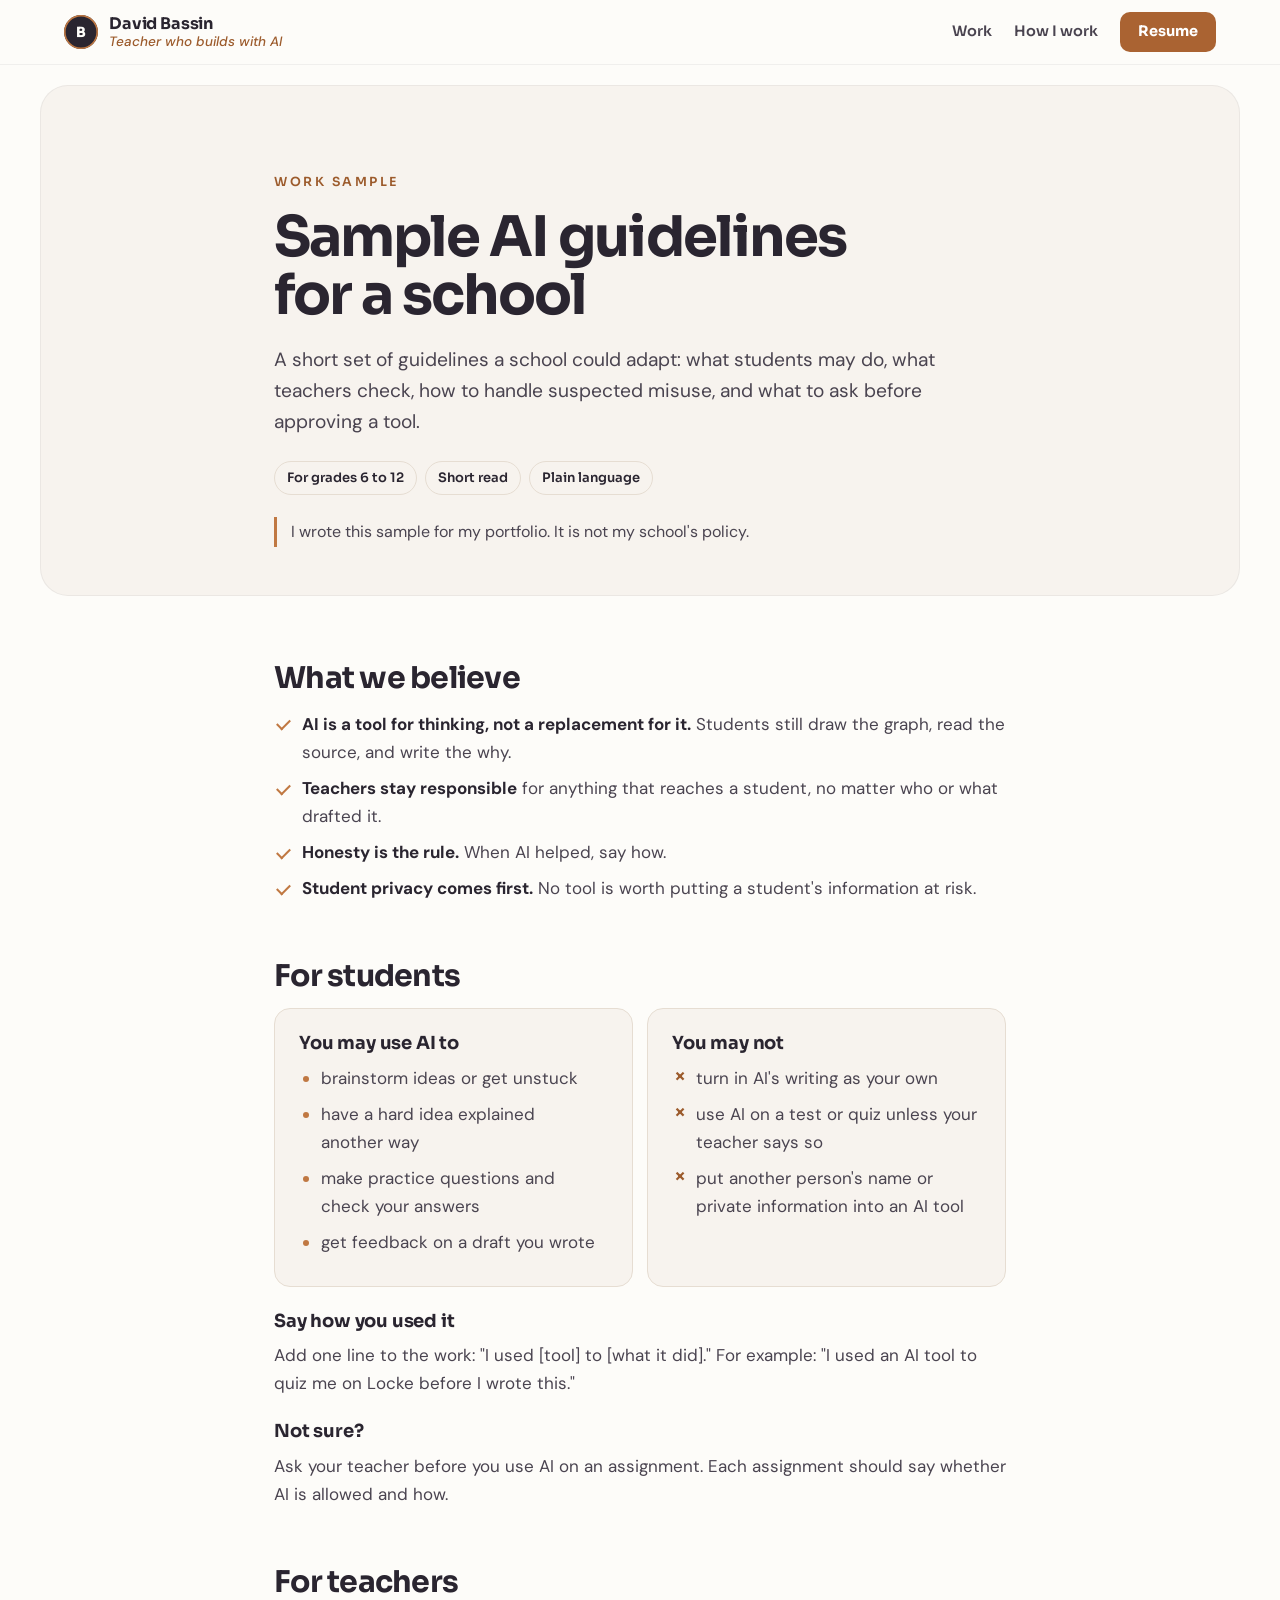
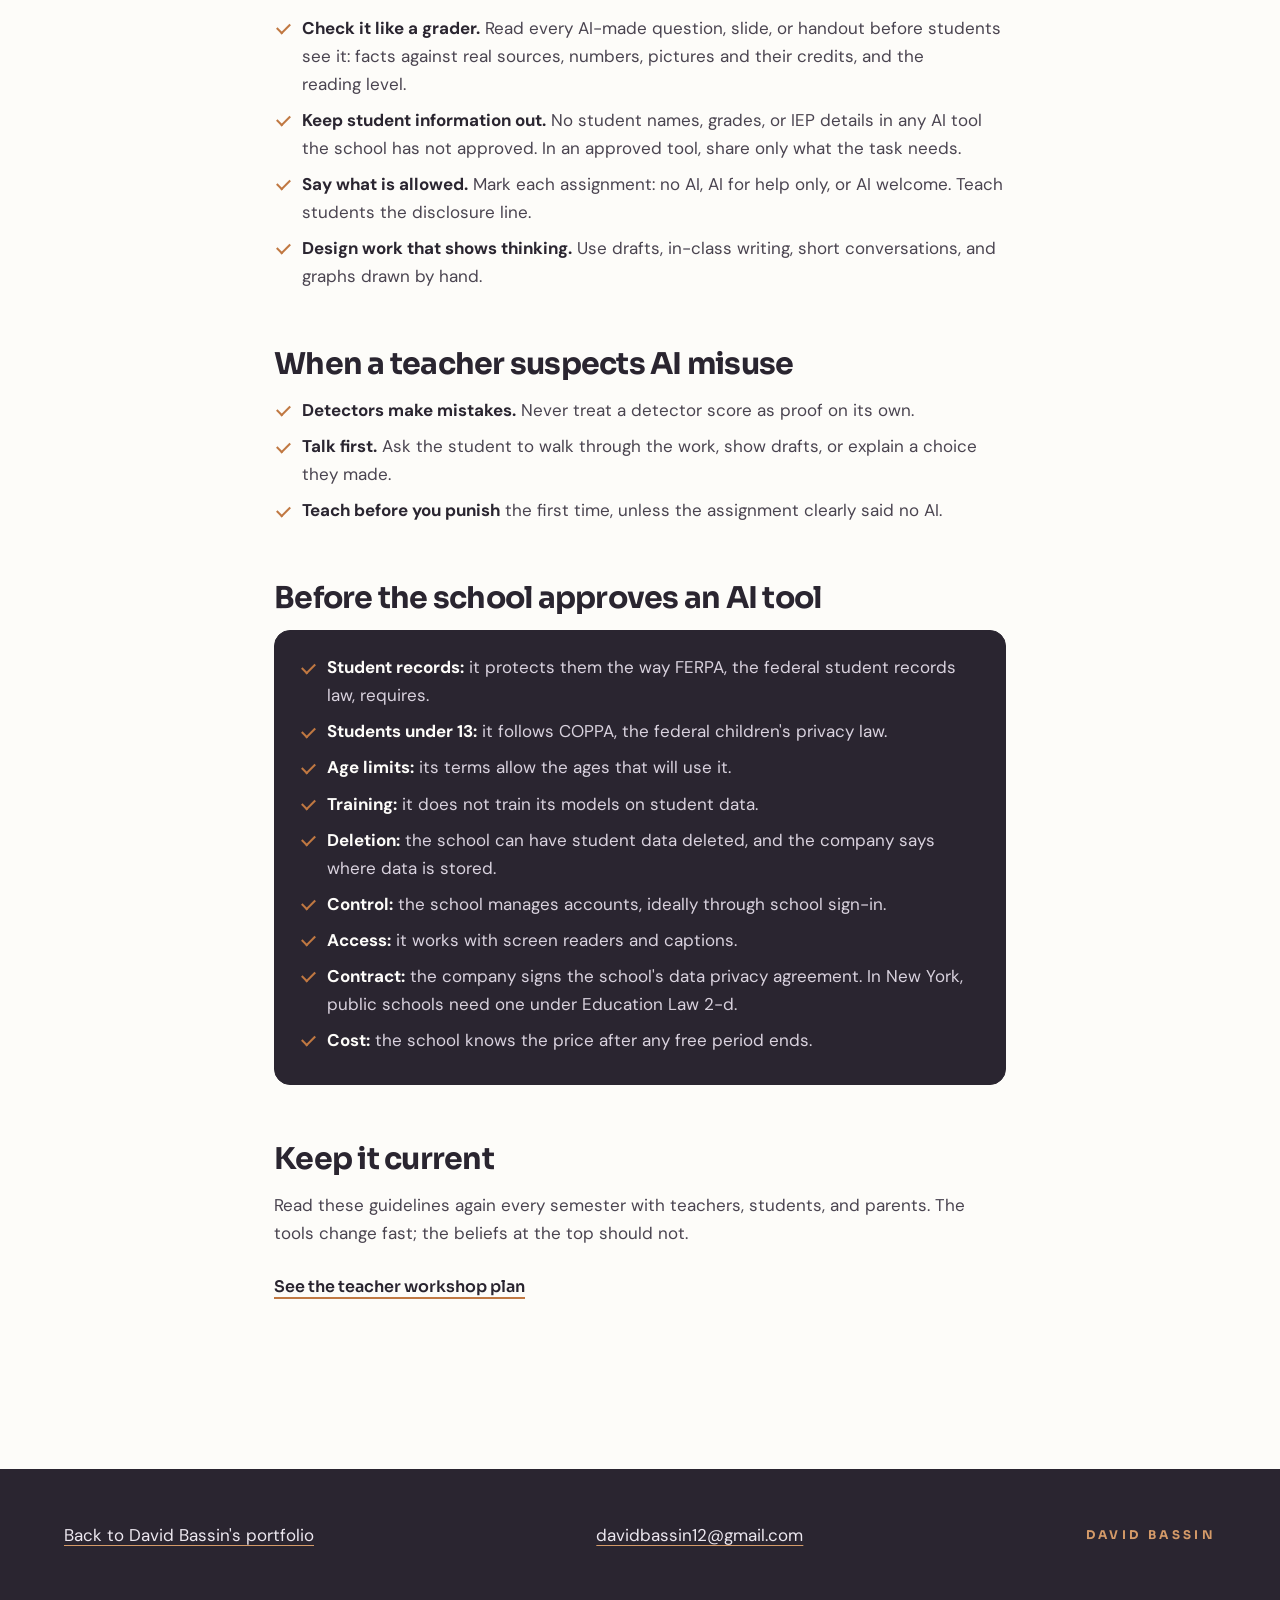
<file: ai-guidelines/index.html>
<!doctype html>
<html lang="en">
<head>
<meta charset="utf-8">
<meta name="viewport" content="width=device-width, initial-scale=1">
<title>Sample AI guidelines for a school | David Bassin</title>
<meta name="description" content="A short sample of AI guidelines a school could adapt: what students may and may not do, what teachers check, how to handle suspected misuse, and a privacy checklist for AI tools.">
<meta name="author" content="David Bassin">
<link rel="canonical" href="https://dbassin12.github.io/ai-guidelines/">
<meta property="og:type" content="article">
<meta property="og:url" content="https://dbassin12.github.io/ai-guidelines/">
<meta property="og:title" content="Sample AI guidelines for a school | David Bassin">
<meta property="og:description" content="A short sample of AI guidelines a school could adapt: what students may and may not do, what teachers check, how to handle suspected misuse, and a privacy checklist for AI tools.">
<meta property="og:image" content="https://dbassin12.github.io/img/social-card.png">
<meta name="twitter:card" content="summary_large_image">
<meta name="theme-color" content="#2A2530">
<link rel="icon" href="data:image/svg+xml,<svg xmlns='http://www.w3.org/2000/svg' viewBox='0 0 32 32'><circle cx='16' cy='16' r='15' fill='%232A2530'/><circle cx='16' cy='16' r='13' fill='none' stroke='%23C07842' stroke-width='1.5'/><text x='16' y='21' font-size='16' font-weight='700' font-family='sans-serif' text-anchor='middle' fill='%23FDFCF9'>B</text></svg>" type="image/svg+xml">
<link rel="preconnect" href="https://fonts.googleapis.com">
<link rel="preconnect" href="https://fonts.gstatic.com" crossorigin>
<link href="https://fonts.googleapis.com/css2?family=Sora:wght@600;700&family=DM+Sans:ital,wght@0,400;0,500;0,700;1,400&display=swap" rel="stylesheet">
<link rel="stylesheet" href="../assets/page.css">
</head>
<body>
<a class="skip" href="#main">Skip to main content</a>
<header class="nav">
  <div class="wrap">
    <a class="brand" href="../" aria-label="David Bassin, portfolio home"><span class="mark" aria-hidden="true">B</span><span><span class="brand-name">David Bassin</span><span class="brand-tag">Teacher who builds with AI</span></span></a>
    <nav aria-label="Main">
      <ul>
        <li class="hide-sm"><a href="../#work">Work</a></li>
        <li class="hide-sm"><a href="../#how">How I work</a></li>
        <li><a class="navbtn" href="../#resume">Resume</a></li>
      </ul>
    </nav>
  </div>
</header>
<main id="main">
  <header class="doc-head">
    <div class="wrap narrow">
      <p class="label">Work sample</p>
      <h1>Sample AI guidelines for a school</h1>
      <p class="lede">A short set of guidelines a school could adapt: what students may do, what teachers check, how to handle suspected misuse, and what to ask before approving a tool.</p>
      <ul class="meta"><li>For grades 6 to 12</li><li>Short read</li><li>Plain language</li></ul>
      <p class="notice">I wrote this sample for my portfolio. It is not my school's policy.</p>
    </div>
  </header>
  <article class="doc">
    <div class="wrap narrow">
      <section>
        <h2>What we believe</h2>
        <ul class="ticks">
          <li><strong>AI is a tool for thinking, not a replacement for it.</strong> Students still draw the graph, read the source, and write the why.</li>
          <li><strong>Teachers stay responsible</strong> for anything that reaches a student, no matter who or what drafted it.</li>
          <li><strong>Honesty is the rule.</strong> When AI helped, say how.</li>
          <li><strong>Student privacy comes first.</strong> No tool is worth putting a student's information at risk.</li>
        </ul>
      </section>

      <section>
        <h2>For students</h2>
        <div class="grid2">
          <div class="card">
            <h3>You may use AI to</h3>
            <ul>
              <li>brainstorm ideas or get unstuck</li>
              <li>have a hard idea explained another way</li>
              <li>make practice questions and check your answers</li>
              <li>get feedback on a draft you wrote</li>
            </ul>
          </div>
          <div class="card no">
            <h3>You may not</h3>
            <ul>
              <li>turn in AI's writing as your own</li>
              <li>use AI on a test or quiz unless your teacher says so</li>
              <li>put another person's name or private information into an AI tool</li>
            </ul>
          </div>
        </div>
        <h3>Say how you used it</h3>
        <p>Add one line to the work: "I used [tool] to [what it did]." For example: "I used an AI tool to quiz me on Locke before I wrote this."</p>
        <h3>Not sure?</h3>
        <p>Ask your teacher before you use AI on an assignment. Each assignment should say whether AI is allowed and how.</p>
      </section>

      <section>
        <h2>For teachers</h2>
        <ul class="ticks">
          <li><strong>Check it like a grader.</strong> Read every <span class="nw">AI-made</span> question, slide, or handout before students see it: facts against real sources, numbers, pictures and their credits, and the reading level.</li>
          <li><strong>Keep student information out.</strong> No student names, grades, or IEP details in any AI tool the school has not approved. In an approved tool, share only what the task needs.</li>
          <li><strong>Say what is allowed.</strong> Mark each assignment: no AI, AI for help only, or AI welcome. Teach students the disclosure line.</li>
          <li><strong>Design work that shows thinking.</strong> Use drafts, <span class="nw">in-class</span> writing, short conversations, and graphs drawn by hand.</li>
        </ul>
      </section>

      <section>
        <h2>When a teacher suspects AI misuse</h2>
        <ul class="ticks">
          <li><strong>Detectors make mistakes.</strong> Never treat a detector score as proof on its own.</li>
          <li><strong>Talk first.</strong> Ask the student to walk through the work, show drafts, or explain a choice they made.</li>
          <li><strong>Teach before you punish</strong> the first time, unless the assignment clearly said no AI.</li>
        </ul>
      </section>

      <section>
        <h2>Before the school approves an AI tool</h2>
        <div class="card dark">
          <ul class="ticks">
            <li><strong>Student records:</strong> it protects them the way FERPA, the federal student records law, requires.</li>
            <li><strong>Students under 13:</strong> it follows COPPA, the federal children's privacy law.</li>
            <li><strong>Age limits:</strong> its terms allow the ages that will use it.</li>
            <li><strong>Training:</strong> it does not train its models on student data.</li>
            <li><strong>Deletion:</strong> the school can have student data deleted, and the company says where data is stored.</li>
            <li><strong>Control:</strong> the school manages accounts, ideally through school sign-in.</li>
            <li><strong>Access:</strong> it works with screen readers and captions.</li>
            <li><strong>Contract:</strong> the company signs the school's data privacy agreement. In New York, public schools need one under Education Law <span class="nw">2-d</span>.</li>
            <li><strong>Cost:</strong> the school knows the price after any free period ends.</li>
          </ul>
        </div>
      </section>

      <section>
        <h2>Keep it current</h2>
        <p>Read these guidelines again every semester with teachers, students, and parents. The tools change fast; the beliefs at the top should not.</p>
        <div class="links"><a class="textlink" href="../ai-workshop/">See the teacher workshop plan</a></div>
      </section>
    </div>
  </article>
</main>
<footer class="foot">
  <div class="wrap">
    <a href="../">Back to David Bassin's portfolio</a>
    <a href="mailto:davidbassin12@gmail.com">davidbassin12@gmail.com</a>
    <a class="wordmark" href="../">DAVID BASSIN</a>
  </div>
</footer>
</body>
</html>
</file>
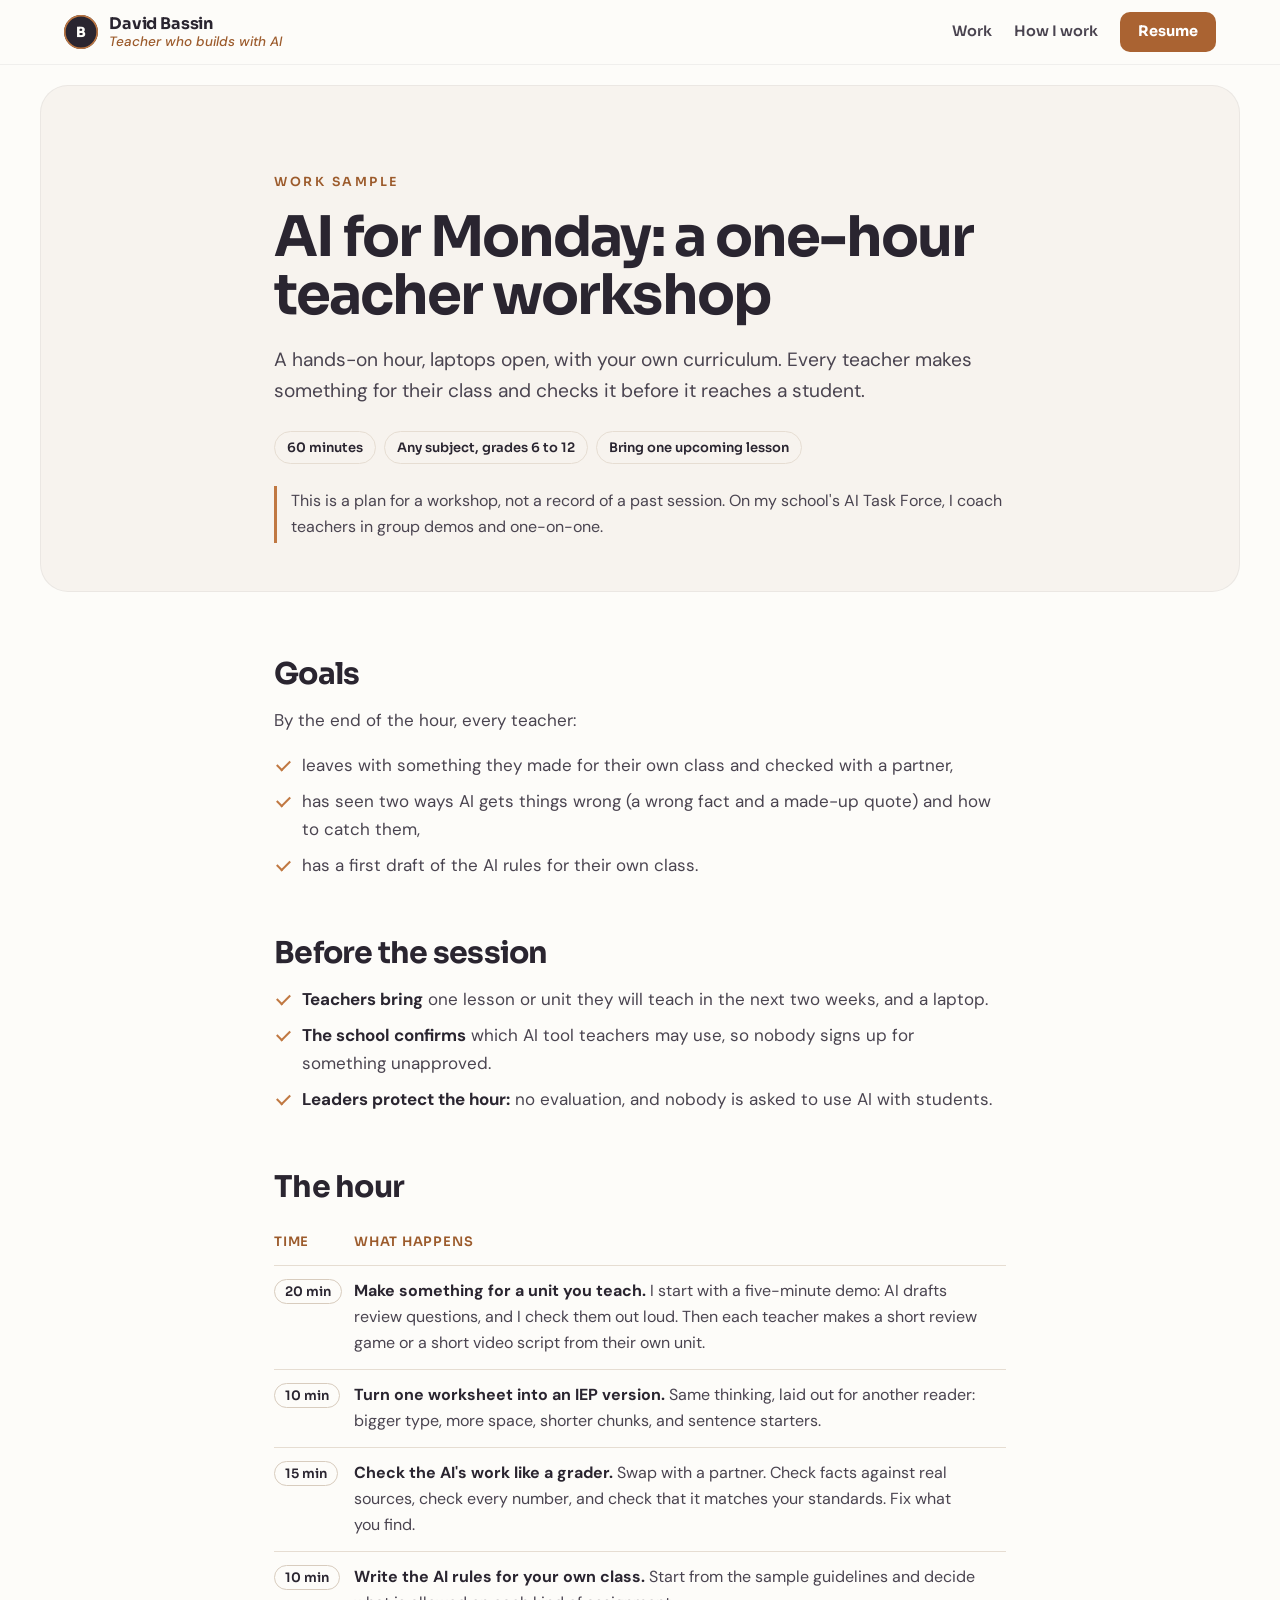
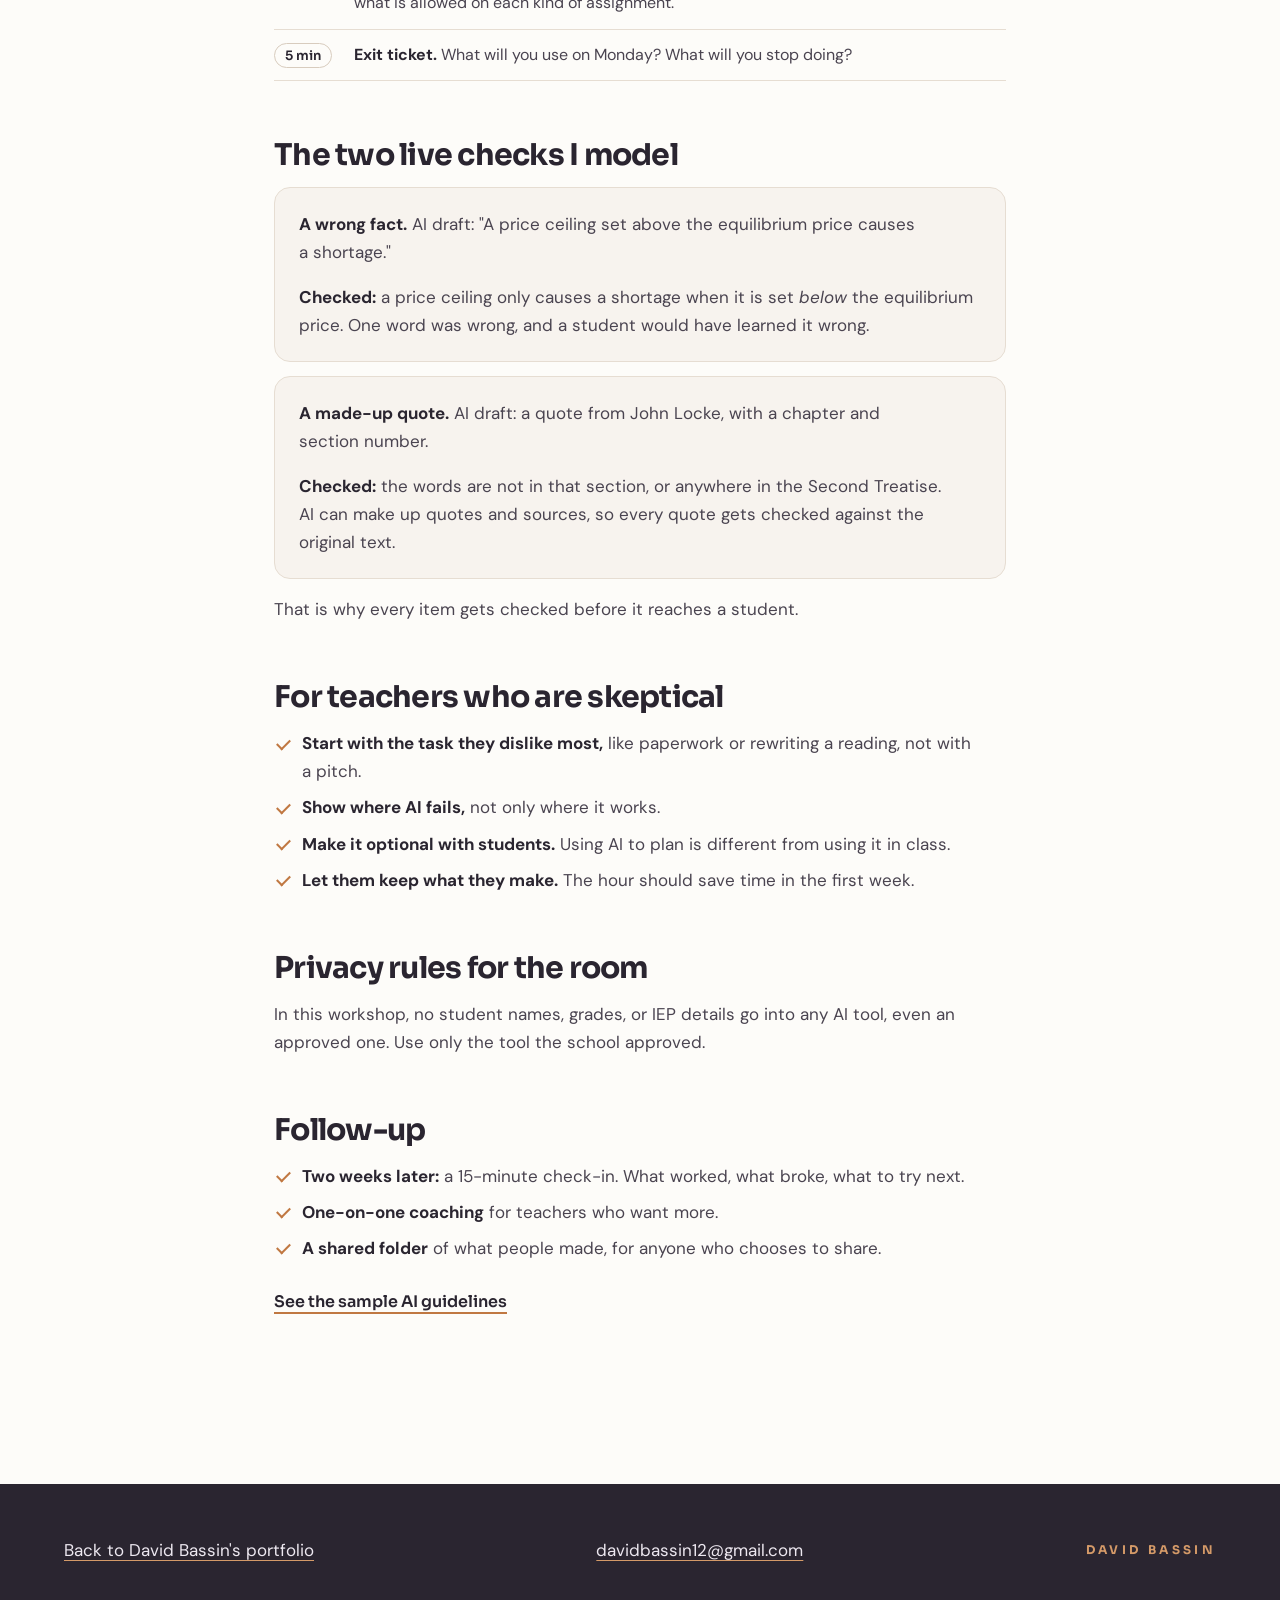
<file: ai-workshop/index.html>
<!doctype html>
<html lang="en">
<head>
<meta charset="utf-8">
<meta name="viewport" content="width=device-width, initial-scale=1">
<title>AI for Monday: a one-hour teacher workshop | David Bassin</title>
<meta name="description" content="A plan for a hands-on one-hour workshop where every teacher makes something for their own class with AI and checks it before it reaches a student.">
<meta name="author" content="David Bassin">
<link rel="canonical" href="https://dbassin12.github.io/ai-workshop/">
<meta property="og:type" content="article">
<meta property="og:url" content="https://dbassin12.github.io/ai-workshop/">
<meta property="og:title" content="AI for Monday: a one-hour teacher workshop | David Bassin">
<meta property="og:description" content="A plan for a hands-on one-hour workshop where every teacher makes something for their own class with AI and checks it before it reaches a student.">
<meta property="og:image" content="https://dbassin12.github.io/img/social-card.png">
<meta name="twitter:card" content="summary_large_image">
<meta name="theme-color" content="#2A2530">
<link rel="icon" href="data:image/svg+xml,<svg xmlns='http://www.w3.org/2000/svg' viewBox='0 0 32 32'><circle cx='16' cy='16' r='15' fill='%232A2530'/><circle cx='16' cy='16' r='13' fill='none' stroke='%23C07842' stroke-width='1.5'/><text x='16' y='21' font-size='16' font-weight='700' font-family='sans-serif' text-anchor='middle' fill='%23FDFCF9'>B</text></svg>" type="image/svg+xml">
<link rel="preconnect" href="https://fonts.googleapis.com">
<link rel="preconnect" href="https://fonts.gstatic.com" crossorigin>
<link href="https://fonts.googleapis.com/css2?family=Sora:wght@600;700&family=DM+Sans:ital,wght@0,400;0,500;0,700;1,400&display=swap" rel="stylesheet">
<link rel="stylesheet" href="../assets/page.css">
</head>
<body>
<a class="skip" href="#main">Skip to main content</a>
<header class="nav">
  <div class="wrap">
    <a class="brand" href="../" aria-label="David Bassin, portfolio home"><span class="mark" aria-hidden="true">B</span><span><span class="brand-name">David Bassin</span><span class="brand-tag">Teacher who builds with AI</span></span></a>
    <nav aria-label="Main">
      <ul>
        <li class="hide-sm"><a href="../#work">Work</a></li>
        <li class="hide-sm"><a href="../#how">How I work</a></li>
        <li><a class="navbtn" href="../#resume">Resume</a></li>
      </ul>
    </nav>
  </div>
</header>
<main id="main">
  <header class="doc-head">
    <div class="wrap narrow">
      <p class="label">Work sample</p>
      <h1>AI for Monday: a&nbsp;<span class="nw">one-hour</span> teacher workshop</h1>
      <p class="lede">A hands-on hour, laptops open, with your own curriculum. Every teacher makes something for their class and checks it before it reaches a student.</p>
      <ul class="meta"><li>60 minutes</li><li>Any subject, grades 6 to 12</li><li>Bring one upcoming lesson</li></ul>
      <p class="notice">This is a plan for a workshop, not a record of a past session. On my school's AI Task Force, I coach teachers in group demos and <span class="nw">one-on-one</span>.</p>
    </div>
  </header>
  <article class="doc">
    <div class="wrap narrow">
      <section>
        <h2>Goals</h2>
        <p>By the end of the hour, every teacher:</p>
        <ul class="ticks">
          <li>leaves with something they made for their own class and checked with a partner,</li>
          <li>has seen two ways AI gets things wrong (a wrong fact and a <span class="nw">made-up</span> quote) and how to catch them,</li>
          <li>has a first draft of the AI rules for their own class.</li>
        </ul>
      </section>

      <section>
        <h2>Before the session</h2>
        <ul class="ticks">
          <li><strong>Teachers bring</strong> one lesson or unit they will teach in the next two weeks, and a laptop.</li>
          <li><strong>The school confirms</strong> which AI tool teachers may use, so nobody signs up for something unapproved.</li>
          <li><strong>Leaders protect the hour:</strong> no evaluation, and nobody is asked to use AI with students.</li>
        </ul>
      </section>

      <section>
        <h2>The hour</h2>
        <table class="table">
          <thead><tr><th>Time</th><th>What happens</th></tr></thead>
          <tbody>
            <tr><td><span class="time">20 min</span></td><td><strong>Make something for a unit you teach.</strong> I start with a five-minute demo: AI drafts review questions, and I check them out loud. Then each teacher makes a short review game or a short video script from their own unit.</td></tr>
            <tr><td><span class="time">10 min</span></td><td><strong>Turn one worksheet into an IEP version.</strong> Same thinking, laid out for another reader: bigger type, more space, shorter chunks, and sentence starters.</td></tr>
            <tr><td><span class="time">15 min</span></td><td><strong>Check the AI's work like a grader.</strong> Swap with a partner. Check facts against real sources, check every number, and check that it matches your standards. Fix what you find.</td></tr>
            <tr><td><span class="time">10 min</span></td><td><strong>Write the AI rules for your own class.</strong> Start from the sample guidelines and decide what is allowed on each kind of assignment.</td></tr>
            <tr><td><span class="time">5 min</span></td><td><strong>Exit ticket.</strong> What will you use on Monday? What will you stop doing?</td></tr>
          </tbody>
        </table>
      </section>

      <section>
        <h2>The two live checks I model</h2>
        <div class="card">
          <p><strong>A wrong fact.</strong> AI draft: "A price ceiling set above the equilibrium price causes a shortage."</p>
          <p><strong>Checked:</strong> a price ceiling only causes a shortage when it is set <em>below</em> the equilibrium price. One word was wrong, and a student would have learned it wrong.</p>
        </div>
        <div class="card">
          <p><strong>A made-up quote.</strong> AI draft: a quote from John Locke, with a chapter and section number.</p>
          <p><strong>Checked:</strong> the words are not in that section, or anywhere in the Second Treatise. AI can make up quotes and sources, so every quote gets checked against the original text.</p>
        </div>
        <p style="margin-top:16px">That is why every item gets checked before it reaches a student.</p>
      </section>

      <section>
        <h2>For teachers who are skeptical</h2>
        <ul class="ticks">
          <li><strong>Start with the task they dislike most,</strong> like paperwork or rewriting a reading, not with a pitch.</li>
          <li><strong>Show where AI fails,</strong> not only where it works.</li>
          <li><strong>Make it optional with students.</strong> Using AI to plan is different from using it in class.</li>
          <li><strong>Let them keep what they make.</strong> The hour should save time in the first week.</li>
        </ul>
      </section>

      <section>
        <h2>Privacy rules for the room</h2>
        <p>In this workshop, no student names, grades, or IEP details go into any AI tool, even an approved one. Use only the tool the school approved.</p>
      </section>

      <section>
        <h2>Follow-up</h2>
        <ul class="ticks">
          <li><strong>Two weeks later:</strong> a 15-minute <span class="nw">check-in</span>. What worked, what broke, what to try next.</li>
          <li><strong>One-on-one coaching</strong> for teachers who want more.</li>
          <li><strong>A shared folder</strong> of what people made, for anyone who chooses to share.</li>
        </ul>
        <div class="links"><a class="textlink" href="../ai-guidelines/">See the sample AI guidelines</a></div>
      </section>
    </div>
  </article>
</main>
<footer class="foot">
  <div class="wrap">
    <a href="../">Back to David Bassin's portfolio</a>
    <a href="mailto:davidbassin12@gmail.com">davidbassin12@gmail.com</a>
    <a class="wordmark" href="../">DAVID BASSIN</a>
  </div>
</footer>
</body>
</html>
</file>
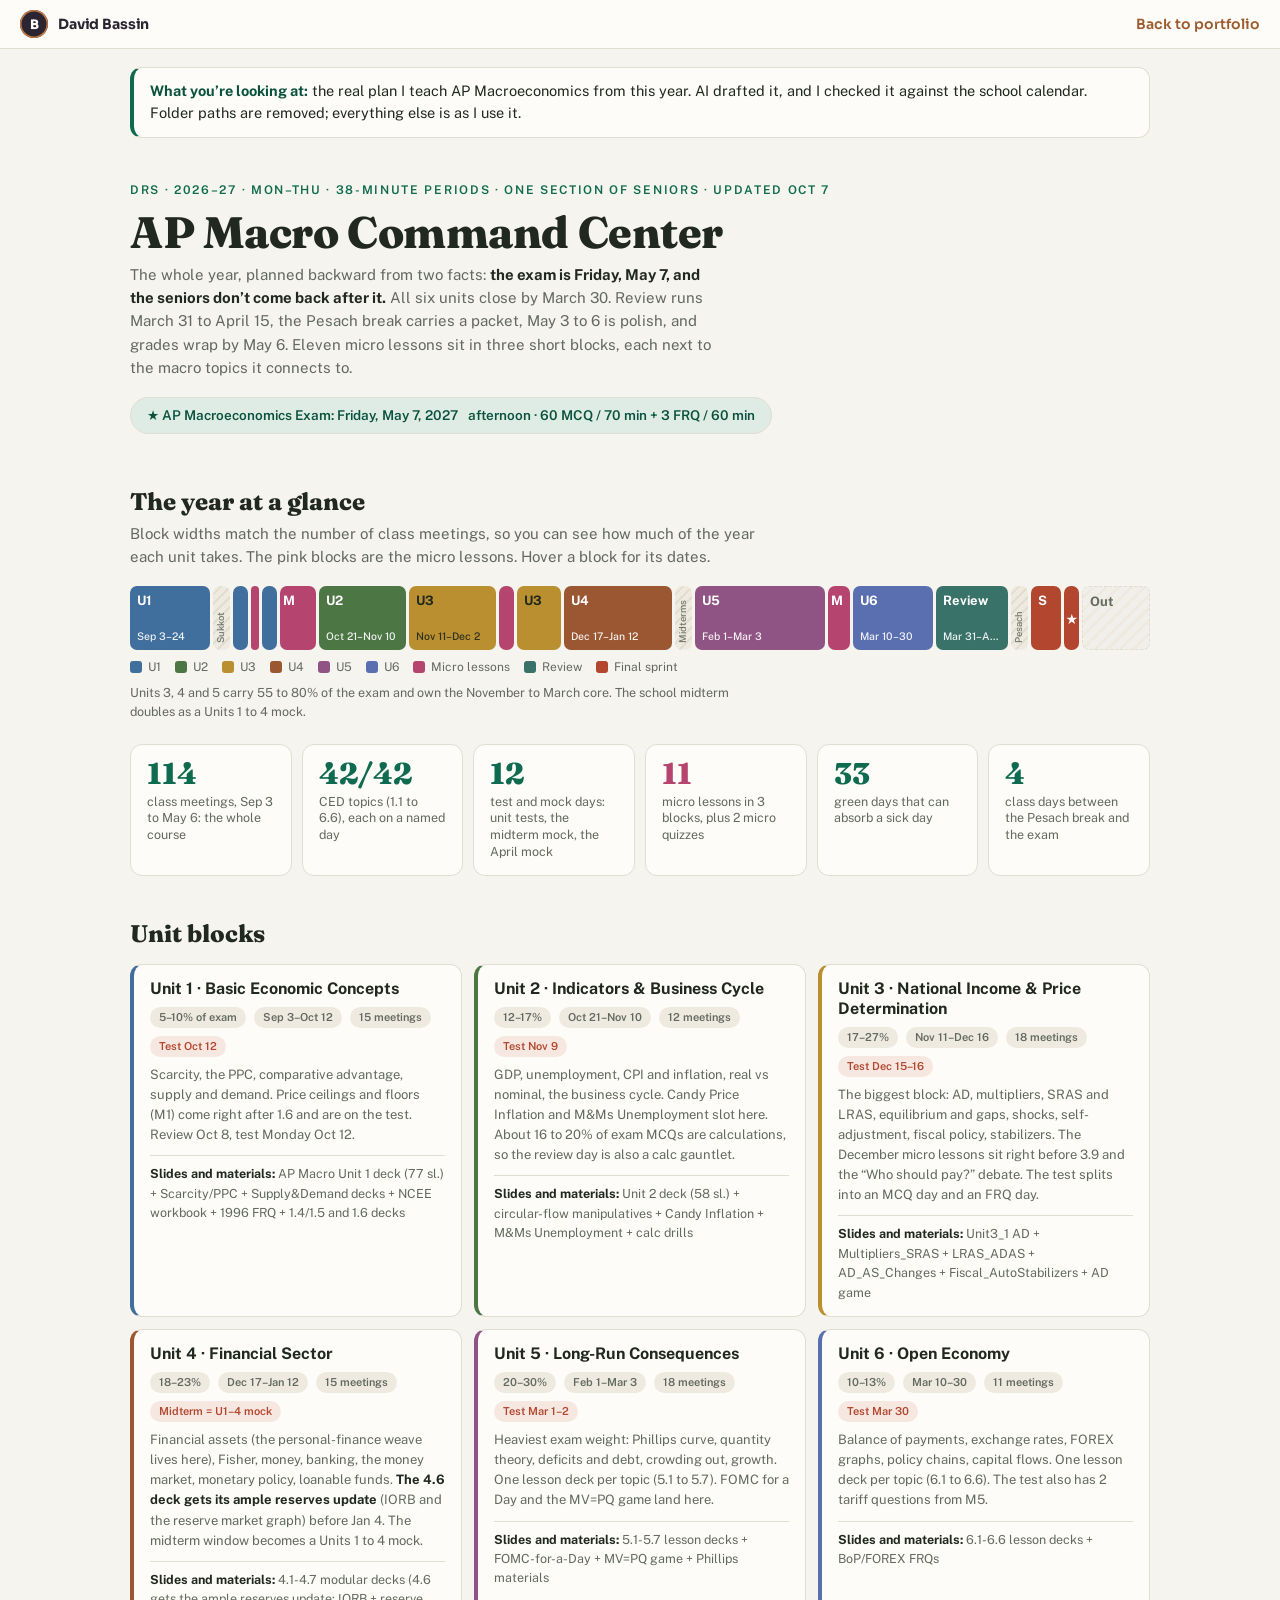
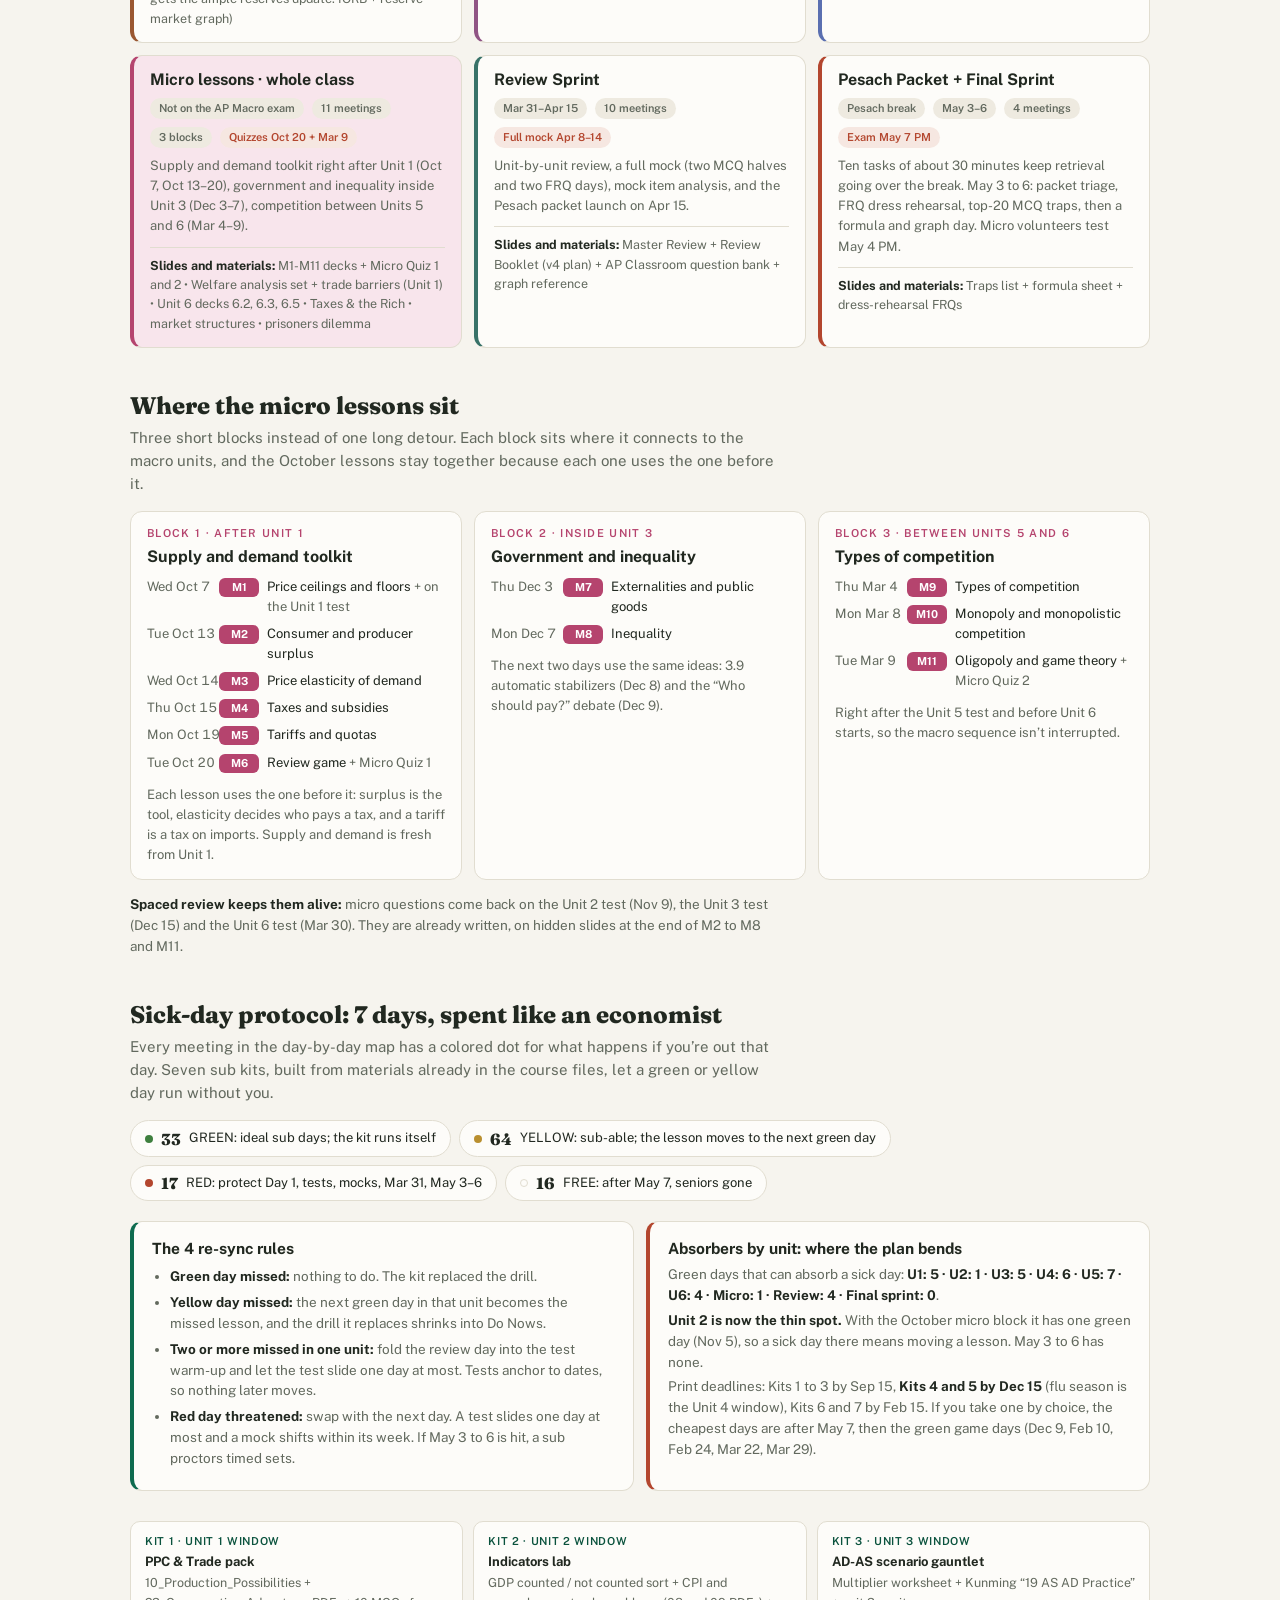
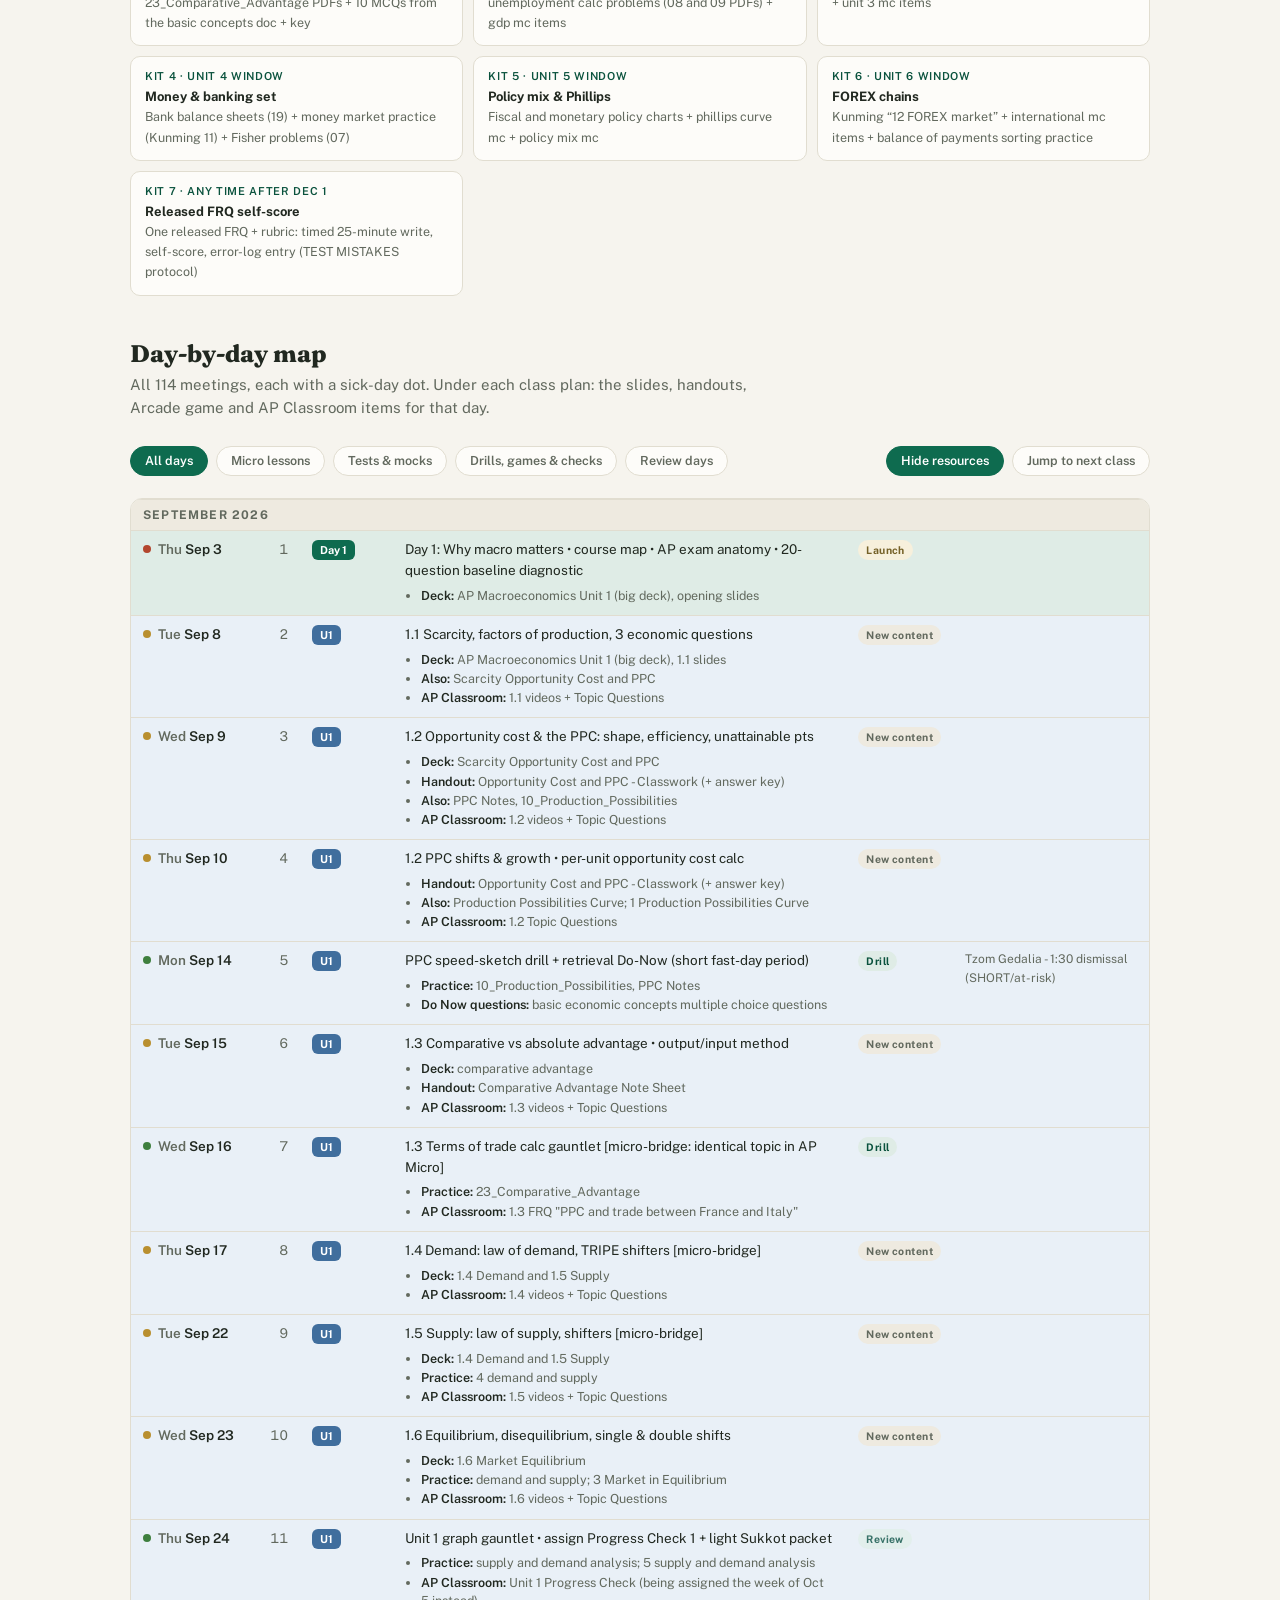
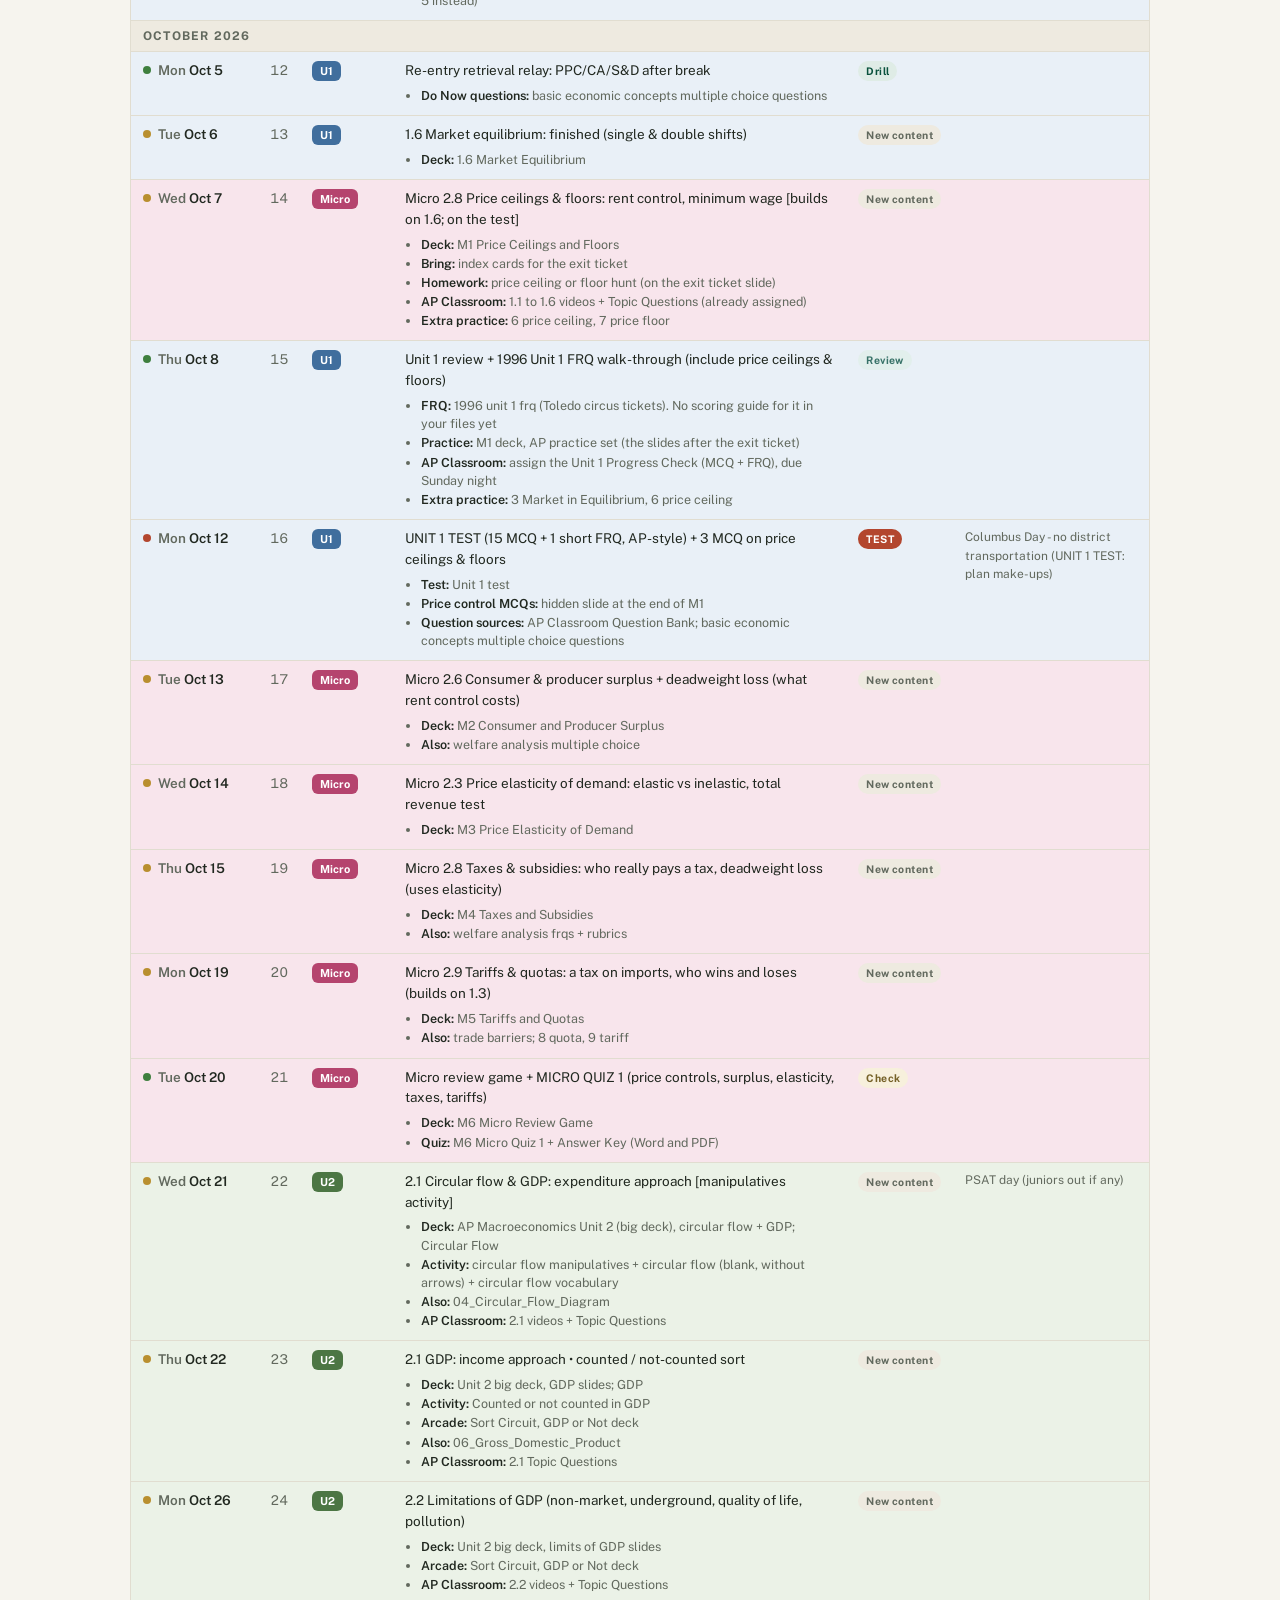
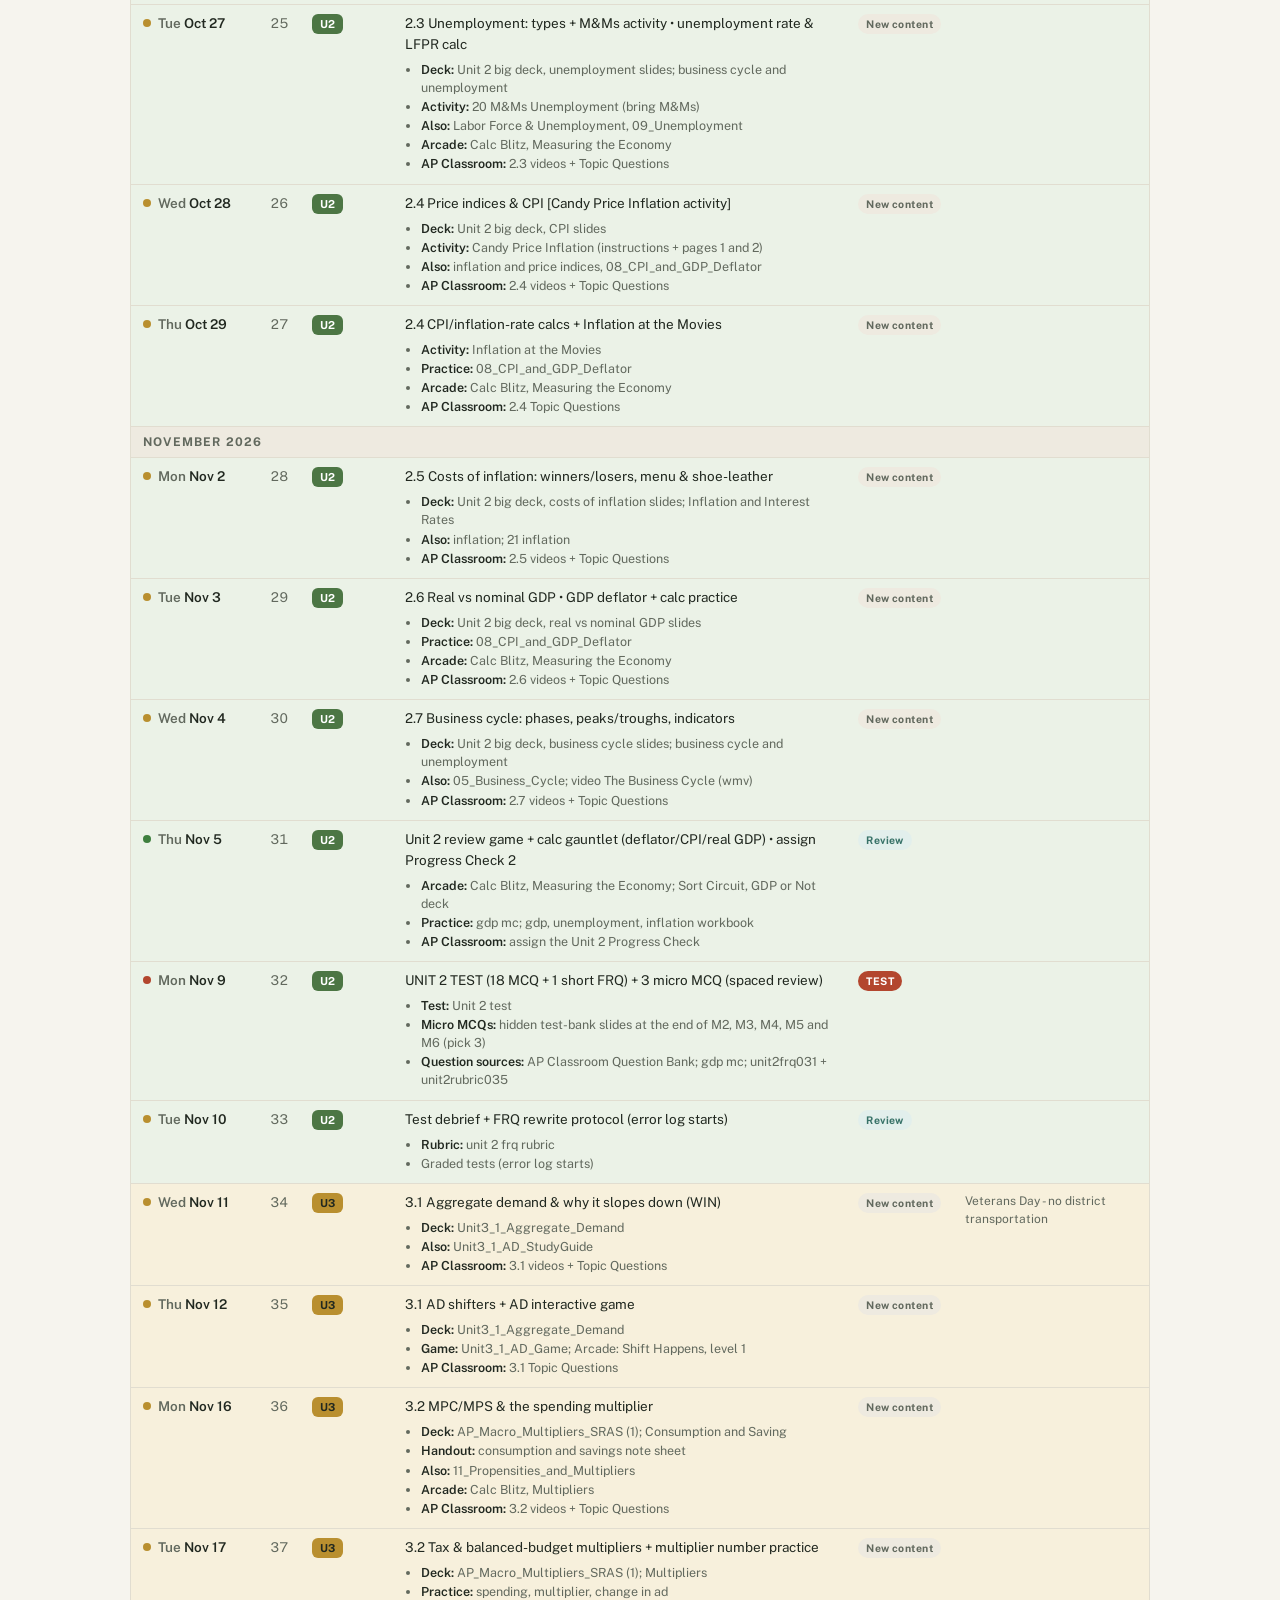
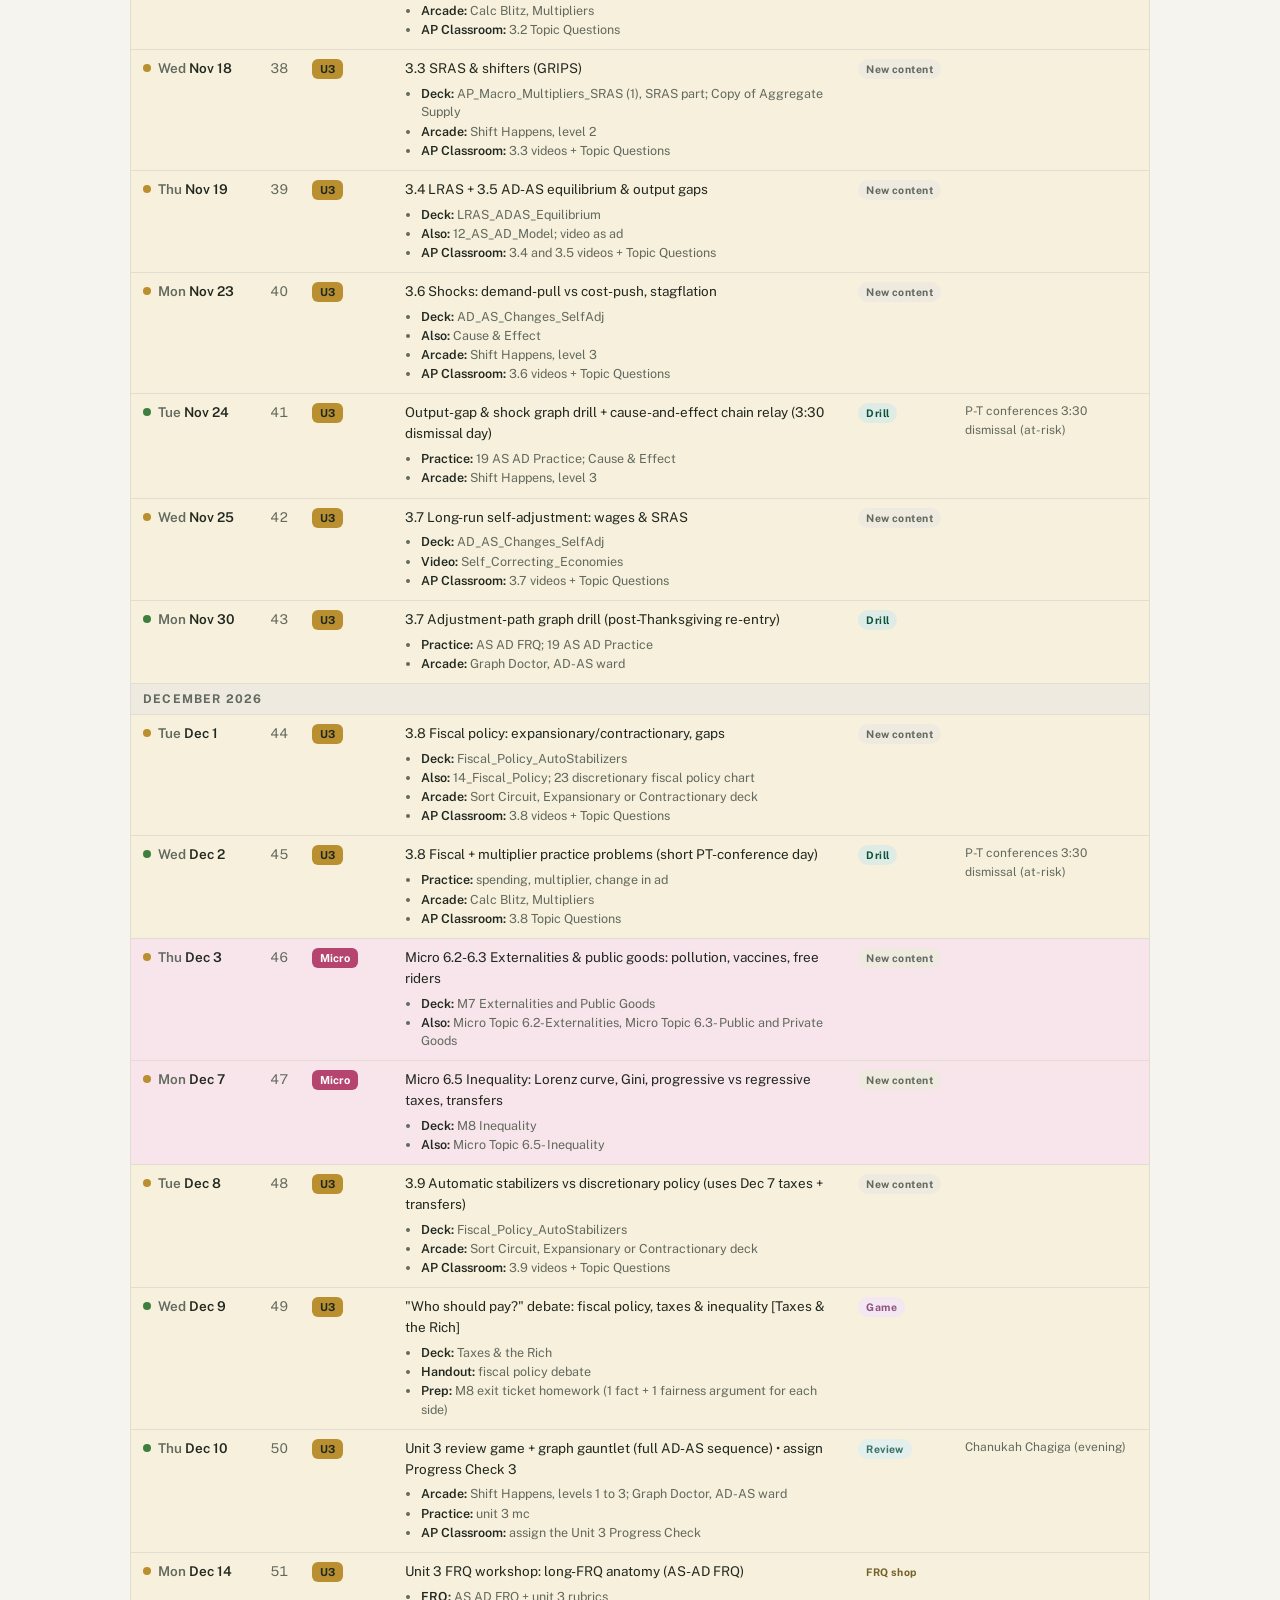
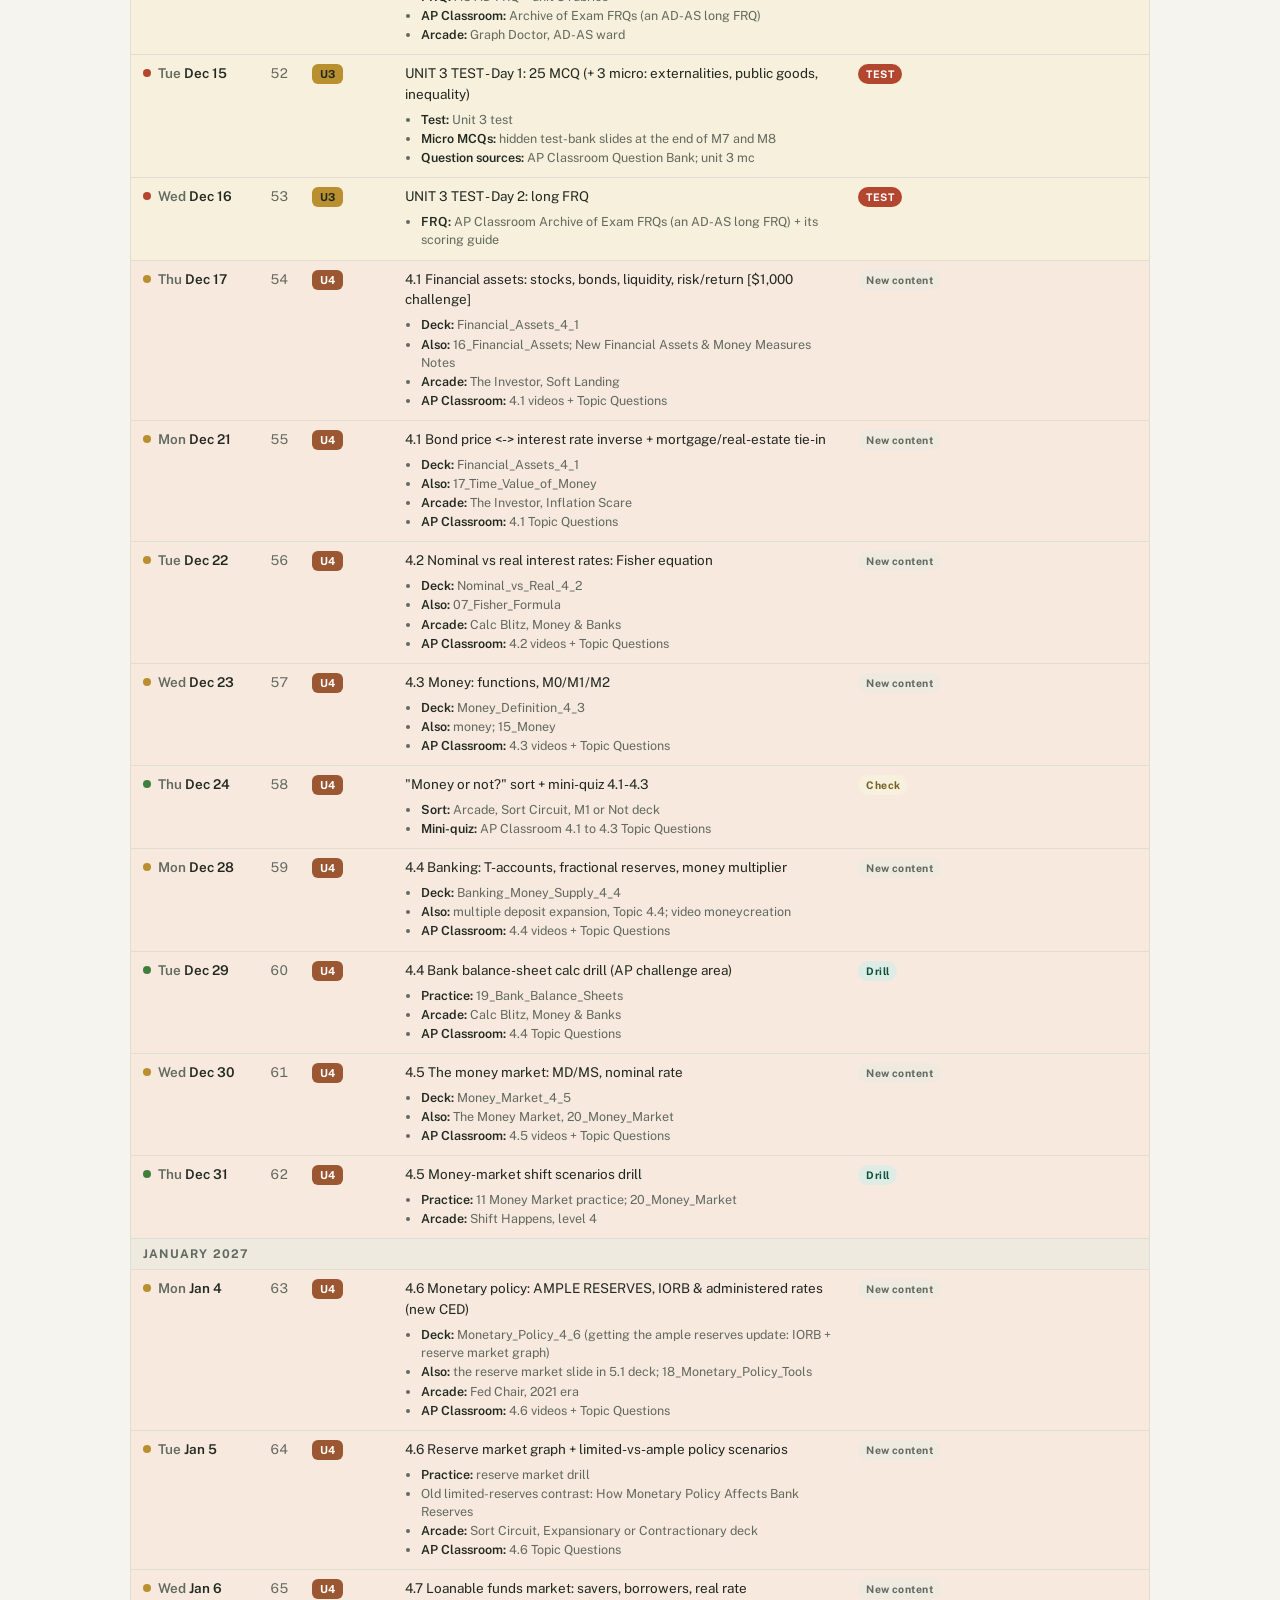
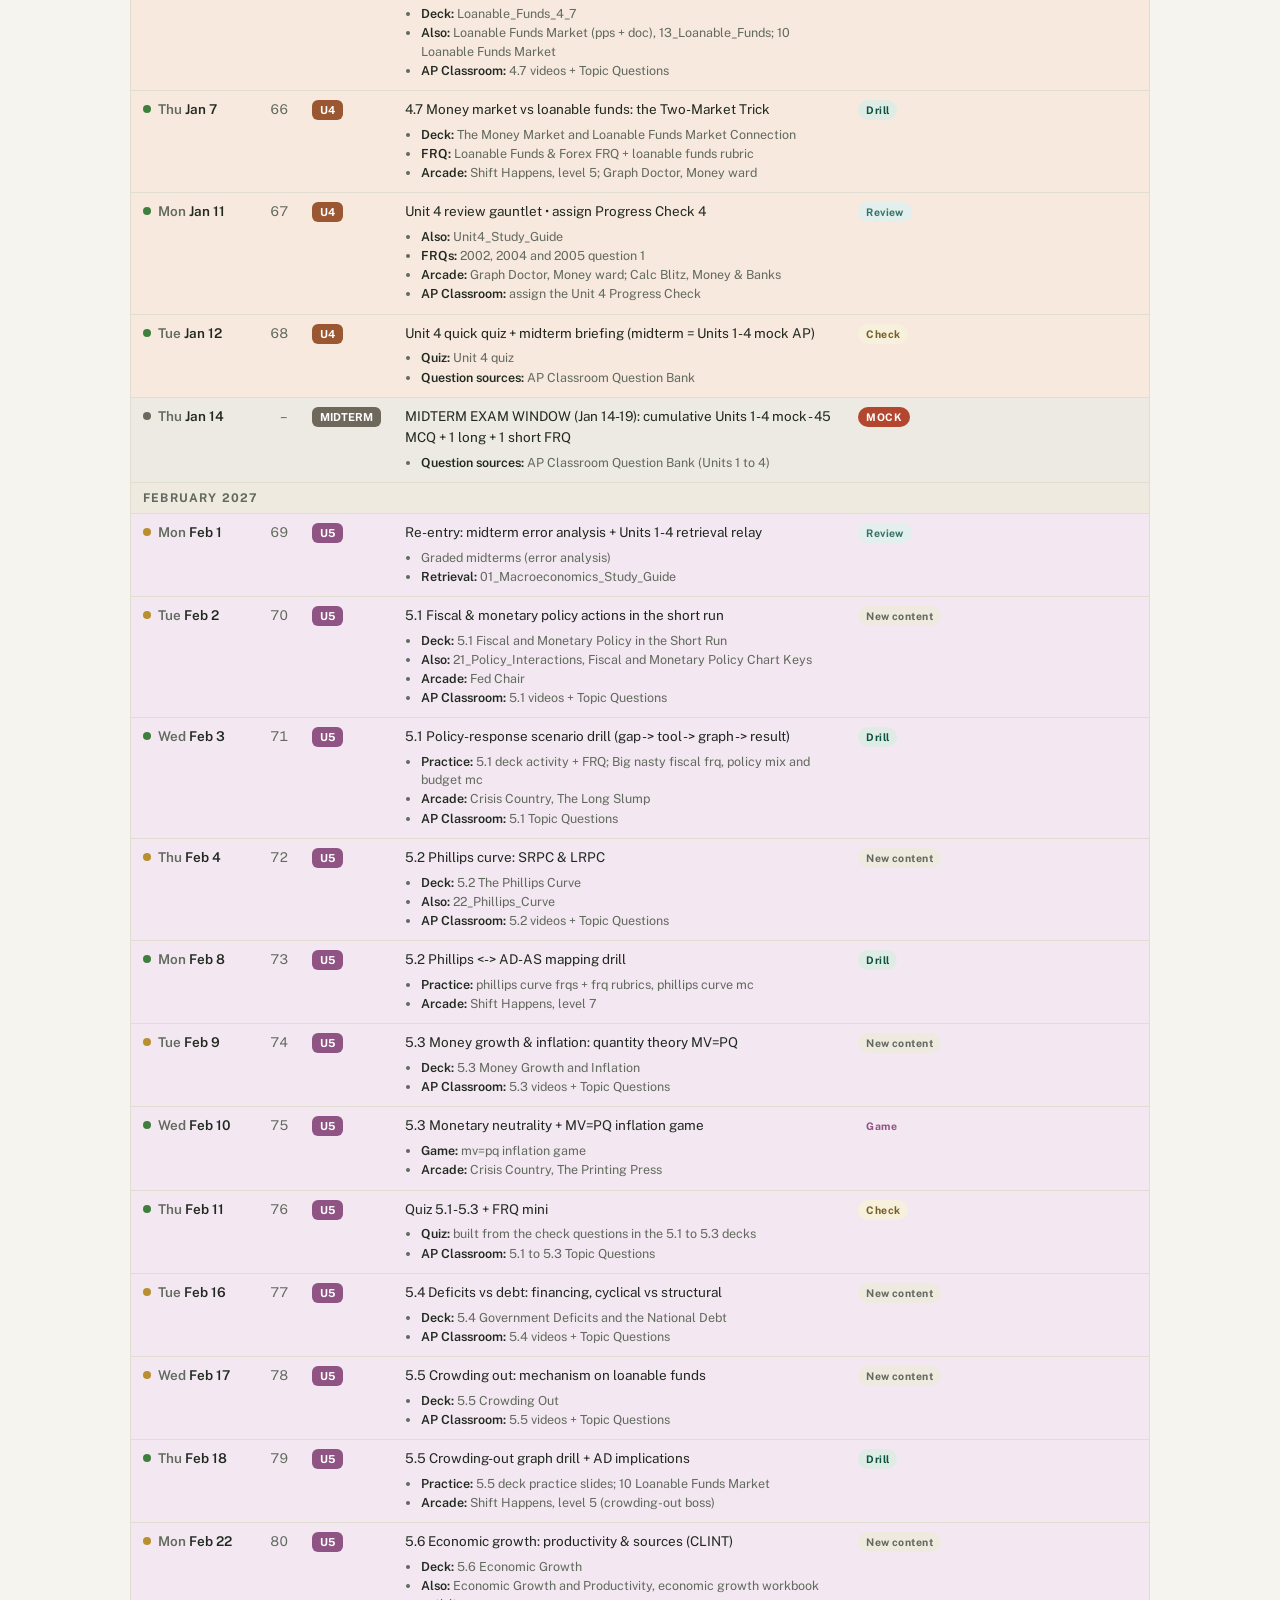
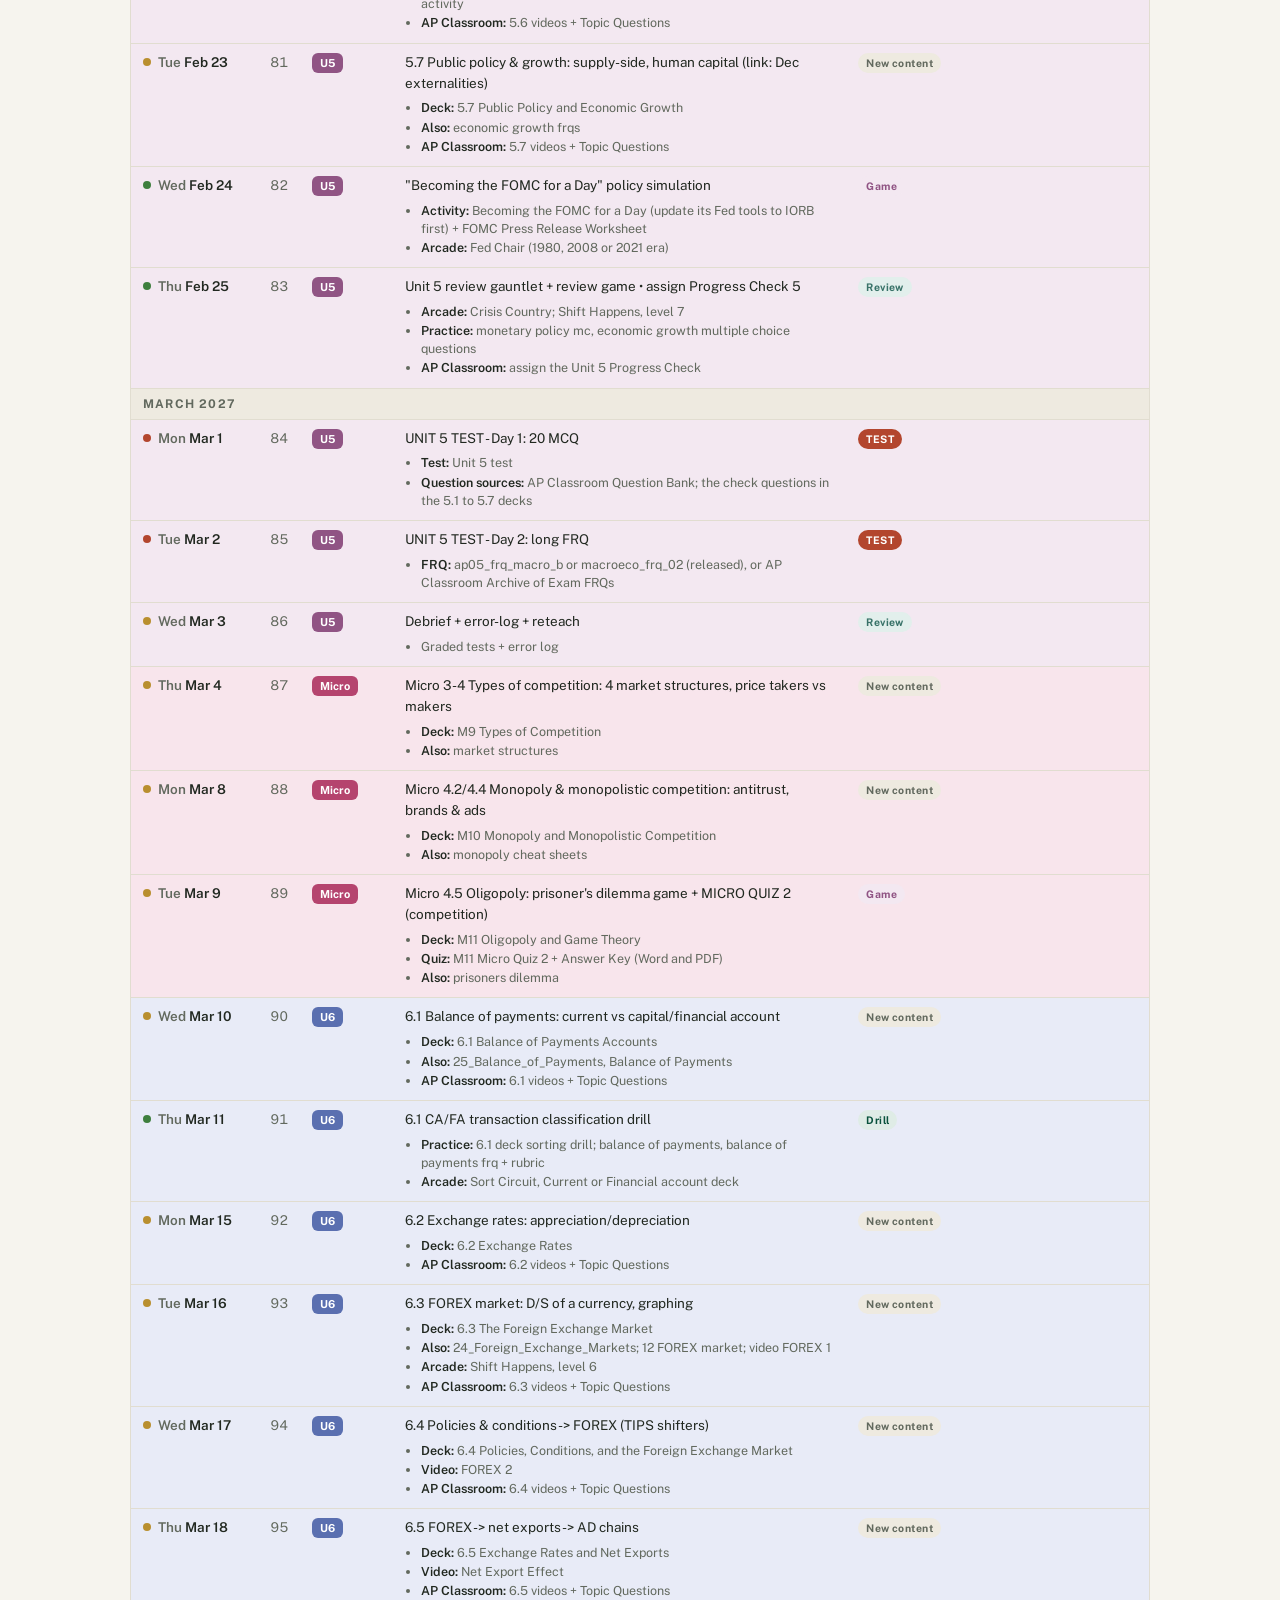
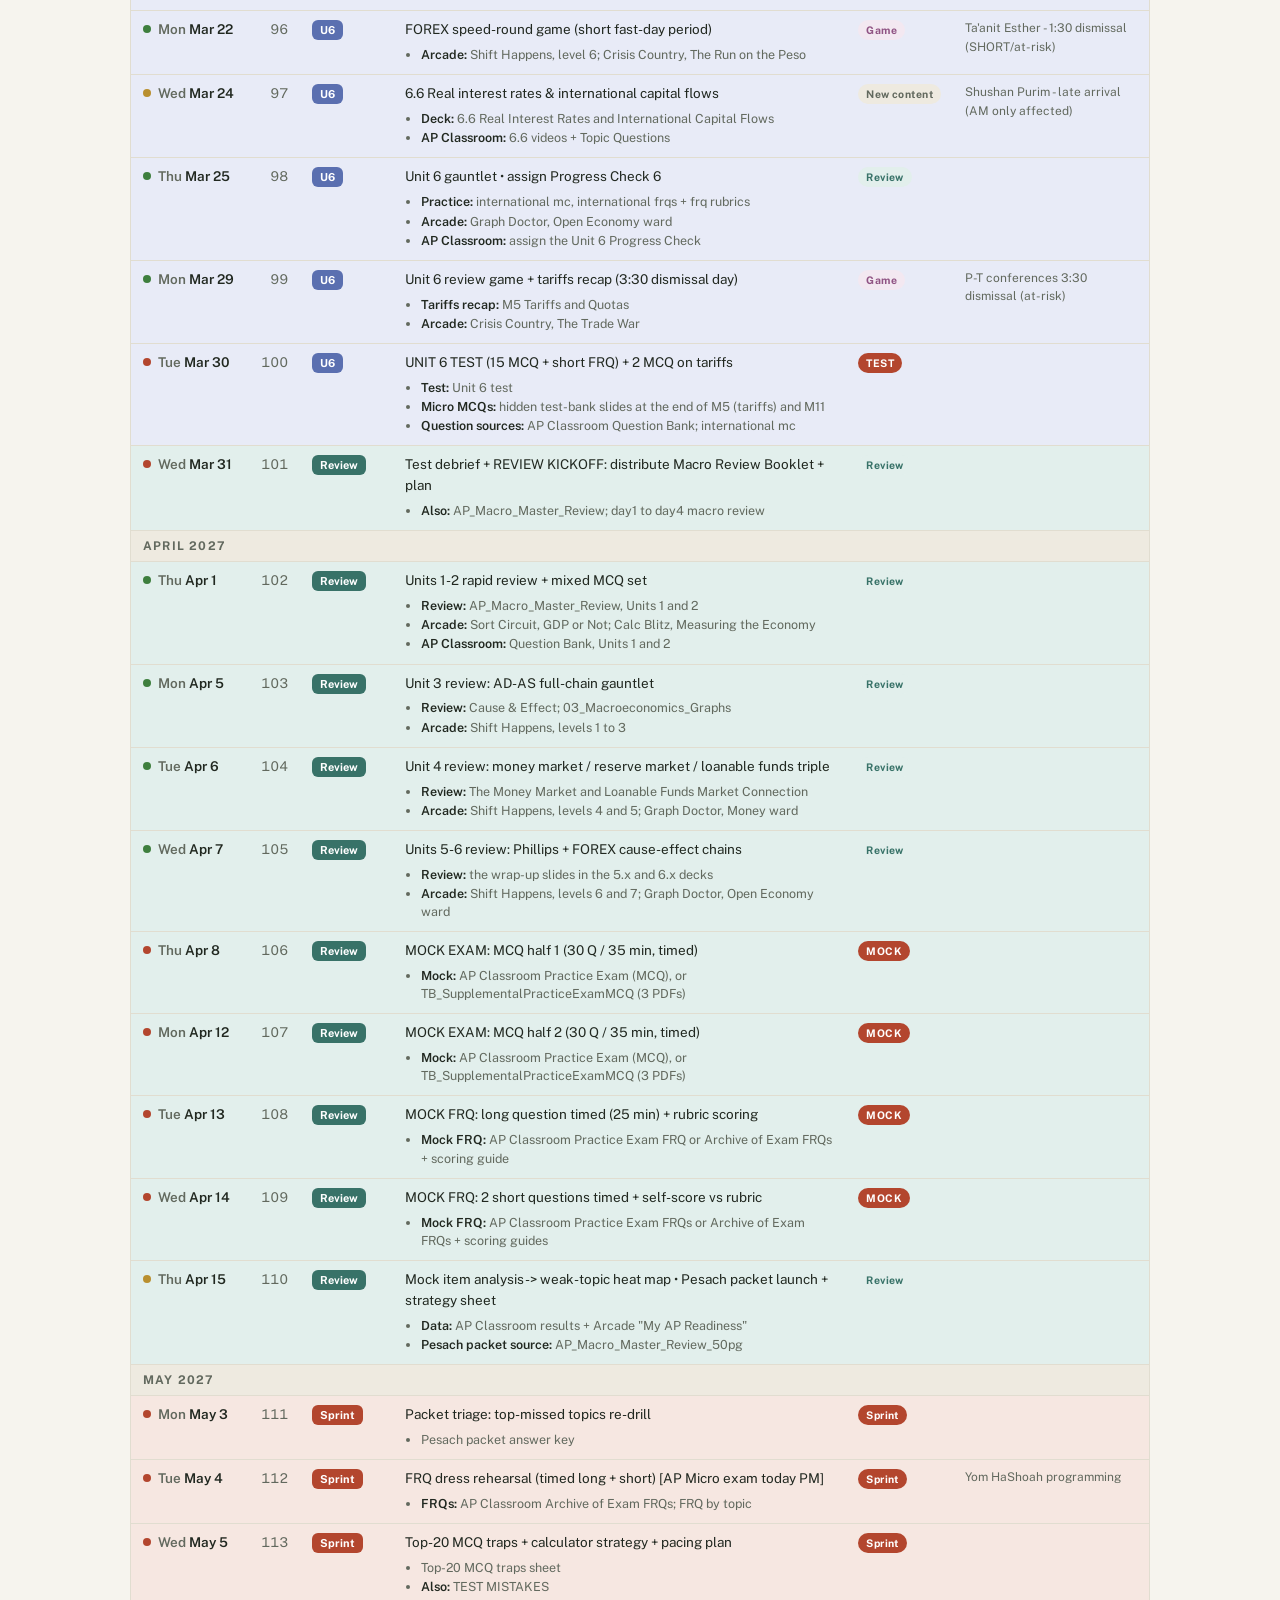
<file: ap-macro-command-center/index.html>
<!doctype html>
<html lang="en">
<head>
<meta charset="utf-8">
<meta name="viewport" content="width=device-width,initial-scale=1,viewport-fit=cover">
<title>AP Macro Command Center · David Bassin</title>
<meta name="description" content="David Bassin's real AP Macroeconomics plan for 2026-27: all 114 class meetings, all 42 College Board topics on a named day, and a sick-day plan with seven sub kits. Built with AI and checked against the school calendar.">
<link rel="canonical" href="https://dbassin12.github.io/ap-macro-command-center/">
<meta property="og:type" content="website">
<meta property="og:site_name" content="David Bassin">
<meta property="og:title" content="AP Macro Command Center · David Bassin">
<meta property="og:description" content="David Bassin's real AP Macroeconomics plan for 2026-27: all 114 class meetings, all 42 College Board topics on a named day, and a sick-day plan with seven sub kits. Built with AI and checked against the school calendar.">
<meta property="og:url" content="https://dbassin12.github.io/ap-macro-command-center/">
<meta property="og:image" content="https://dbassin12.github.io/img/command-center-og.png">
<meta property="og:image:width" content="1200">
<meta property="og:image:height" content="630">
<meta name="twitter:card" content="summary_large_image">
<link rel="icon" href="data:image/svg+xml,<svg xmlns='http://www.w3.org/2000/svg' viewBox='0 0 32 32'><circle cx='16' cy='16' r='15' fill='%232A2530'/><circle cx='16' cy='16' r='13' fill='none' stroke='%23C07842' stroke-width='1.5'/><text x='16' y='21' font-size='16' font-weight='800' font-family='sans-serif' text-anchor='middle' fill='%23FDFCF9'>B</text></svg>" type="image/svg+xml">
<link rel="preconnect" href="https://fonts.googleapis.com">
<link rel="preconnect" href="https://fonts.gstatic.com" crossorigin>
<link rel="stylesheet" href="https://fonts.googleapis.com/css2?family=Fraunces:opsz,wght@9..144,600;9..144,800&family=Public+Sans:wght@400;500;600;700&family=Sora:wght@700;800&display=swap">
<style>:root{color-scheme:light;box-sizing:border-box;padding-top:env(safe-area-inset-top,0px);padding-bottom:env(safe-area-inset-bottom,0px)}html{scroll-padding-top:env(safe-area-inset-top,0px)}body{margin:0;padding:0;font:14px -apple-system,BlinkMacSystemFont,sans-serif;background:#faf9f5;color:#141413}img{max-width:100%}[hidden]:not([hidden=until-found i]){display:none!important}</style>
<style>
/* Layout: one reading column; a proportional year ribbon up top, unit cards, the micro blocks, then a filterable day-by-day table. */
:root{
  --bg:#F6F4EE; --panel:#FDFCF9; --ink:#212820; --muted:#62695E; --line:#E1DDD0; --soft:#EEEAE0;
  --acc:#0E6B4F; --acc-ink:#0A523D; --acc-soft:#DFECE6; --alert:#B3462E; --alert-bg:#F6E7E1;
  --u1:#406E9D; --u2:#4C7644; --u3:#B98F2F; --u4:#9A5731; --u5:#905484; --u6:#5A6FB0;
  --ur:#387268; --us:#B3462E; --um:#6D675C; --ul:#0E6B4F; --up:#6F6B61; --mi:#B5446E;
  --u1s:#E9F0F7; --u2s:#EBF2E7; --u3s:#F7F0DC; --u4s:#F7E9DE; --u5s:#F3E8F1; --u6s:#E8EBF7;
  --urs:#E2EFEC; --uss:#F6E7E1; --ums:#EDEAE3; --uls:#DFECE6; --ups:#F1EFE9; --mis:#F8E5EC;
  --grn:#3E7F3E; --yel:#B98F2F; --red:#B3462E; --on-unit:#FFFFFF;
  --f-display:"Fraunces",Georgia,"Times New Roman",serif;
  --f-body:"Public Sans",system-ui,-apple-system,"Segoe UI",sans-serif;
}
@media (prefers-color-scheme: dark){ :root:not([data-theme="light"]){
  --bg:#141713; --panel:#1C201B; --ink:#E8E6DC; --muted:#9BA194; --line:#333730; --soft:#23271F;
  --acc:#4FBF95; --acc-ink:#8ADBBB; --acc-soft:#1E3A30; --alert:#E08663; --alert-bg:#3A251D;
  --u1:#82AAD6; --u2:#93BD87; --u3:#D9B45C; --u4:#DA9468; --u5:#C48DB7; --u6:#8FA0DB;
  --ur:#6FB8AA; --us:#E08663; --um:#A29B8C; --ul:#4FBF95; --up:#7E7A6E; --mi:#E68AAE;
  --u1s:#1E2733; --u2s:#20291D; --u3s:#2F2814; --u4s:#32231A; --u5s:#2E2130; --u6s:#22263A;
  --urs:#1C2E2A; --uss:#3A251D; --ums:#282520; --uls:#1E3A30; --ups:#20221E; --mis:#36212B;
  --grn:#7FBF7F; --yel:#D9B45C; --red:#E08663; --on-unit:#141713;
  color-scheme:dark;
}}
:root[data-theme="dark"]{
  --bg:#141713; --panel:#1C201B; --ink:#E8E6DC; --muted:#9BA194; --line:#333730; --soft:#23271F;
  --acc:#4FBF95; --acc-ink:#8ADBBB; --acc-soft:#1E3A30; --alert:#E08663; --alert-bg:#3A251D;
  --u1:#82AAD6; --u2:#93BD87; --u3:#D9B45C; --u4:#DA9468; --u5:#C48DB7; --u6:#8FA0DB;
  --ur:#6FB8AA; --us:#E08663; --um:#A29B8C; --ul:#4FBF95; --up:#7E7A6E; --mi:#E68AAE;
  --u1s:#1E2733; --u2s:#20291D; --u3s:#2F2814; --u4s:#32231A; --u5s:#2E2130; --u6s:#22263A;
  --urs:#1C2E2A; --uss:#3A251D; --ums:#282520; --uls:#1E3A30; --ups:#20221E; --mis:#36212B;
  --grn:#7FBF7F; --yel:#D9B45C; --red:#E08663; --on-unit:#141713;
  color-scheme:dark;
}
*{box-sizing:border-box}
body{background:var(--bg); color:var(--ink); font:15px/1.55 var(--f-body); margin:0; padding-block:0 64px;}
.wrap{max-width:1060px; margin:0 auto; padding-inline:20px;}
header.hero{padding:44px 0 10px;}
.kicker{font:600 12px/1.4 var(--f-body); letter-spacing:.14em; text-transform:uppercase; color:var(--acc);}
h1{font:800 44px/1.05 var(--f-display); margin:10px 0 8px; letter-spacing:-.01em; text-wrap:balance;}
.sub{color:var(--muted); max-width:66ch; margin:0 0 18px;}
.sub b{color:var(--ink);}
.examline{display:inline-flex; flex-wrap:wrap; gap:4px 10px; align-items:baseline; background:var(--acc-soft); border:1px solid var(--line); color:var(--acc-ink); border-radius:999px; padding:7px 16px; font-weight:600; font-size:13.5px;}
h2{font:800 24px/1.15 var(--f-display); margin:44px 0 6px; text-wrap:balance;}
h2 + p.lead{color:var(--muted); margin:0 0 16px; max-width:72ch;}
.ribbon{display:flex; gap:3px; margin:18px 0 6px; min-height:64px;}
.seg{border-radius:7px; padding:8px 7px 7px; color:var(--on-unit); display:flex; flex-direction:column; justify-content:space-between; min-width:0; overflow:hidden;}
.seg b{font:700 13px/1 var(--f-body); white-space:nowrap;}
.seg i{font:500 10.5px/1.25 var(--f-body); font-style:normal; opacity:.92; white-space:nowrap; overflow:hidden; text-overflow:ellipsis;}
.seg.u-1{background:var(--u1)} .seg.u-2{background:var(--u2)} .seg.u-3{background:var(--u3)}
.seg.u-4{background:var(--u4)} .seg.u-5{background:var(--u5)} .seg.u-6{background:var(--u6)}
.seg.u-r{background:var(--ur)} .seg.u-s{background:var(--us)} .seg.u-mi{background:var(--mi); padding-inline:3px;}
.seg.brk{background:repeating-linear-gradient(135deg,var(--soft),var(--soft) 5px,var(--line) 5px,var(--line) 7px); color:var(--muted); justify-content:flex-end; padding-inline:2px;}
.seg.brk i{writing-mode:vertical-rl; transform:rotate(180deg); font-size:9.5px; white-space:nowrap; max-height:56px;}
.seg.off{background:repeating-linear-gradient(135deg,var(--ups),var(--ups) 6px,var(--soft) 6px,var(--soft) 9px); color:var(--muted); border:1px dashed var(--line);}
.seg.exam{background:var(--alert); align-items:center; justify-content:center; text-align:center; padding-inline:2px;}
.seg.exam b{font-size:14px}
.legend{display:flex; flex-wrap:wrap; gap:6px 14px; margin:8px 0 4px; font-size:12px; color:var(--muted);}
.legend span{display:inline-flex; align-items:center; gap:6px;}
.legend i{width:12px; height:12px; border-radius:3px; display:inline-block;}
.ribnote{color:var(--muted); font-size:12.5px; margin:6px 0 8px; max-width:80ch;}
.stats{display:grid; grid-template-columns:repeat(auto-fit,minmax(150px,1fr)); gap:10px; margin:22px 0 4px;}
.stat{background:var(--panel); border:1px solid var(--line); border-radius:12px; padding:14px 16px;}
.stat .n{font:800 30px/1 var(--f-display); color:var(--acc); font-variant-numeric:tabular-nums;}
.stat.mi .n{color:var(--mi);}
.stat .l{color:var(--muted); font-size:12.5px; margin-top:5px; line-height:1.35;}
.cards{display:grid; grid-template-columns:repeat(auto-fill,minmax(300px,1fr)); gap:12px; margin-top:16px;}
.card{background:var(--panel); border:1px solid var(--line); border-left:4px solid var(--um); border-radius:12px; padding:14px 16px; min-width:0;}
.card h3{margin:0 0 2px; font:700 16px/1.25 var(--f-body);}
.card .meta{display:flex; gap:8px; flex-wrap:wrap; margin:8px 0;}
.tag{font:600 11px/1 var(--f-body); padding:5px 9px; border-radius:999px; background:var(--soft); color:var(--muted); white-space:nowrap;}
.tag.hot{background:var(--alert-bg); color:var(--alert);}
.card p{margin:6px 0 0; font-size:13px; color:var(--muted);}
.card p b{color:var(--ink);}
.card.u-1{border-left-color:var(--u1)} .card.u-2{border-left-color:var(--u2)} .card.u-3{border-left-color:var(--u3)}
.card.u-4{border-left-color:var(--u4)} .card.u-5{border-left-color:var(--u5)} .card.u-6{border-left-color:var(--u6)}
.card.u-r{border-left-color:var(--ur)} .card.u-s{border-left-color:var(--us)} .card.u-mi{border-left-color:var(--mi); background:var(--mis);}
.card.u-p{border-left-color:var(--up); background:var(--ups);}
.mi-grid{display:grid; grid-template-columns:repeat(auto-fit,minmax(280px,1fr)); gap:12px; margin-top:16px;}
.mi-block{background:var(--panel); border:1px solid var(--line); border-radius:12px; padding:14px 16px; min-width:0;}
.mi-k{font:600 11px/1.3 var(--f-body); letter-spacing:.12em; text-transform:uppercase; color:var(--mi);}
.mi-block h3{margin:6px 0 10px; font:700 16px/1.25 var(--f-body);}
.mi-list{list-style:none; margin:0; padding:0; display:grid; gap:7px;}
.mi-list li{display:grid; grid-template-columns:64px 40px minmax(0,1fr); gap:8px; align-items:baseline; font-size:13px;}
.mi-d{color:var(--muted); font-variant-numeric:tabular-nums; white-space:nowrap;}
.mi-c{font:700 11px/1 var(--f-body); color:var(--on-unit); background:var(--mi); border-radius:6px; padding:4px 0; text-align:center;}
.mi-n em{font-style:normal; color:var(--muted);}
.mi-block p{margin:12px 0 0; font-size:13px; color:var(--muted);}
.mi-note{color:var(--muted); font-size:13.5px; margin:14px 0 0; max-width:80ch;}
.mi-note b{color:var(--ink);}
.filters{display:flex; gap:8px; flex-wrap:wrap; margin:14px 0 12px; position:sticky; top:env(safe-area-inset-top, 0px); background:var(--bg); padding:10px 0; z-index:5;}
.fbtn{font:600 12.5px/1 var(--f-body); border:1px solid var(--line); background:var(--panel); color:var(--muted); padding:8px 14px; border-radius:999px; cursor:pointer;}
.fbtn:hover{color:var(--ink);}
.fbtn.on, .fbtn[aria-pressed="true"]{background:var(--acc); border-color:var(--acc); color:var(--on-unit);}
.fbtn.mi.on{background:var(--mi); border-color:var(--mi);}
.fbtn:focus-visible{outline:2px solid var(--acc); outline-offset:2px;}
.fsep{flex:1 1 auto;}
.tablewrap{overflow-x:auto; border:1px solid var(--line); border-radius:12px; background:var(--panel);}
table{border-collapse:collapse; width:100%; min-width:880px; font-size:13.5px;}
td{padding:8px 12px; border-top:1px solid var(--line); vertical-align:top;}
tr.month-row td{background:var(--soft); font:700 12px/1 var(--f-body); letter-spacing:.1em; text-transform:uppercase; color:var(--muted); padding:9px 12px;}
.c-date{white-space:nowrap; color:var(--muted); font-weight:600; width:118px;}
.c-date span{color:var(--ink);}
.dot{display:inline-block; width:8px; height:8px; border-radius:50%; margin-right:7px; vertical-align:1px;}
.d-r{background:var(--red)} .d-y{background:var(--yel)} .d-g{background:var(--grn)} .d-m{background:var(--um)} .d-f{background:transparent; border:1px solid var(--line);}
.c-num{color:var(--muted); font-variant-numeric:tabular-nums; width:34px; text-align:right;}
.c-unit{width:86px;}
.chip{font:700 11px/1 var(--f-body); padding:4px 8px; border-radius:6px; color:var(--on-unit); background:var(--um); white-space:nowrap;}
tr.u-1 .chip{background:var(--u1)} tr.u-2 .chip{background:var(--u2)} tr.u-3 .chip{background:var(--u3)}
tr.u-4 .chip{background:var(--u4)} tr.u-5 .chip{background:var(--u5)} tr.u-6 .chip{background:var(--u6)}
tr.u-r .chip{background:var(--ur)} tr.u-s .chip{background:var(--us)} tr.u-mi .chip{background:var(--mi)}
tr.u-l .chip{background:var(--ul)} tr.u-m .chip{background:var(--um)} tr.u-p .chip{background:var(--up)}
tr.u-1{background:var(--u1s)} tr.u-2{background:var(--u2s)} tr.u-3{background:var(--u3s)}
tr.u-4{background:var(--u4s)} tr.u-5{background:var(--u5s)} tr.u-6{background:var(--u6s)}
tr.u-r{background:var(--urs)} tr.u-s{background:var(--uss)} tr.u-mi{background:var(--mis)}
tr.u-l{background:var(--uls)} tr.u-m{background:var(--ums)}
tr.u-p{background:var(--ups);}
tr.u-p td, tr.u-p .c-date span{color:var(--muted);}
tr.u-p .c-plan{font-style:italic; font-size:12.5px;}
tr.today td:first-child{box-shadow:inset 4px 0 0 var(--acc);}
.todaytag{display:inline-block; margin-left:6px; font:700 10px/1 var(--f-body); letter-spacing:.06em; text-transform:uppercase; color:var(--acc-ink); background:var(--acc-soft); padding:3px 6px; border-radius:999px; vertical-align:1px;}
.c-plan{min-width:330px;}
.res{display:none; margin:6px 0 2px; padding-left:16px; color:var(--muted); font-size:12.5px; line-height:1.45;}
.res li{margin:1px 0;}
.res li b{color:var(--ink); font-weight:600;}
.card p.slides{margin-top:10px; padding-top:8px; border-top:1px solid var(--line); font-size:12.5px;}
.card p.slides b{color:var(--ink);}
.show-res .res{display:block;}
.badge{font:700 10.5px/1 var(--f-body); letter-spacing:.04em; padding:4px 8px; border-radius:999px; white-space:nowrap; background:var(--soft); color:var(--muted);}
.badge.t-test{background:var(--alert); color:var(--on-unit);}
.badge.t-drill{background:var(--acc-soft); color:var(--acc-ink);}
.badge.t-game{background:var(--u5s); color:var(--u5);}
.badge.t-review{background:var(--urs); color:var(--ur);}
.badge.t-quiz{background:var(--u3s); color:var(--u3);}
.badge.t-free{background:var(--ups); color:var(--muted);}
.c-note{color:var(--muted); font-size:12px; min-width:170px; max-width:240px;}
.hidden-row{display:none;}
.callout{background:var(--panel); border:1px solid var(--line); border-left:4px solid var(--alert); border-radius:12px; padding:16px 18px; margin:16px 0; min-width:0;}
.callout.good{border-left-color:var(--acc);}
.callout h3{margin:0 0 6px; font:700 15.5px/1.3 var(--f-body);}
.callout p, .callout li{color:var(--muted); font-size:13.5px; margin:4px 0;}
.callout b{color:var(--ink);}
.callout code{font-size:12.5px;}
.twocol{display:grid; grid-template-columns:repeat(auto-fit,minmax(300px,1fr)); gap:12px;}
ul.tight{margin:8px 0 0; padding-left:18px;}
ul.tight li{margin:5px 0;}
.watch{display:grid; grid-template-columns:repeat(auto-fill,minmax(300px,1fr)); gap:10px; margin-top:14px;}
.witem{background:var(--panel); border:1px solid var(--line); border-radius:10px; padding:11px 14px; font-size:13px;}
.witem b{display:block; font-size:12.5px;}
.witem span{color:var(--muted);}
.witem.verify{border-color:var(--alert);}
.witem.verify b::after{content:" \00B7  VERIFY"; color:var(--alert); font-size:10.5px; letter-spacing:.06em;}
.tierrow{display:flex; gap:8px; flex-wrap:wrap; margin:14px 0 4px;}
.tier{display:flex; align-items:center; gap:8px; background:var(--panel); border:1px solid var(--line); border-radius:999px; padding:7px 14px; font-size:13px;}
.tier .n{font:800 16px/1 var(--f-display); font-variant-numeric:tabular-nums;}
.tier .dot{margin-right:0;}
.kits{display:grid; grid-template-columns:repeat(auto-fill,minmax(300px,1fr)); gap:10px; margin-top:14px;}
.kit{background:var(--panel); border:1px solid var(--line); border-radius:10px; padding:12px 14px; font-size:13px;}
.kit b{display:block; font-size:13px;}
.kit em{display:block; font-style:normal; color:var(--acc-ink); font:600 11px/1.3 var(--f-body); letter-spacing:.06em; text-transform:uppercase; margin-bottom:4px;}
.kit span{color:var(--muted); font-size:12.5px;}
footer{margin-top:48px; color:var(--muted); font-size:12px; border-top:1px solid var(--line); padding-top:16px;}
footer b{color:var(--ink);}
@media (max-width:720px){ h1{font-size:32px} .seg i{display:none} .seg.brk i{display:block} .ribbon{min-height:52px} }
@media (prefers-reduced-motion: reduce){ *{scroll-behavior:auto!important; transition:none!important;} }
</style>
<style>
/* Portfolio header bar and intro: the only additions to David's planner. */
.pf-bar{display:flex;align-items:center;justify-content:space-between;gap:12px;padding:10px 20px;background:#FDFCF9;border-bottom:1px solid #E1DDD0;font:600 14px/1.2 "Sora",system-ui,sans-serif}
.pf-bar a{color:#2A2530;text-decoration:none;border-radius:6px}
.pf-bar a:focus-visible{outline:2px solid #C07842;outline-offset:3px}
.pf-home{display:inline-flex;align-items:center;gap:10px;font-weight:700;letter-spacing:-.01em}
.pf-mark{width:28px;height:28px;border-radius:50%;background:#2A2530;box-shadow:inset 0 0 0 1.5px #C07842;color:#FDFCF9;display:grid;place-items:center;font:800 13px/1 "Sora",sans-serif}
.pf-bar a.pf-back{color:#9C5B2C;white-space:nowrap}
.pf-bar a.pf-back:hover{text-decoration:underline;text-underline-offset:3px}
.pf-intro{max-width:1060px;margin:18px auto 0;padding-inline:20px}
.pf-intro p{margin:0;padding:12px 16px;background:var(--panel);border:1px solid var(--line);border-left:4px solid var(--acc);border-radius:12px;color:var(--ink);font-size:14.5px;line-height:1.55;max-width:none}
.pf-intro b{color:var(--acc-ink)}
@media (prefers-color-scheme: dark){ :root:not([data-theme="light"]) .pf-bar{background:#1C201B;border-bottom-color:#333730}
  :root:not([data-theme="light"]) .pf-bar a{color:#E8E6DC} :root:not([data-theme="light"]) .pf-bar a.pf-back{color:#D49A68} }
:root[data-theme="dark"] .pf-bar{background:#1C201B;border-bottom-color:#333730}
:root[data-theme="dark"] .pf-bar a{color:#E8E6DC} :root[data-theme="dark"] .pf-bar a.pf-back{color:#D49A68}
@media (max-width:420px){ .pf-bar{padding-inline:16px} .pf-intro{padding-inline:16px} }
/* Contrast: mustard Unit 3 keeps its color and takes dark text; the quiz badge text is mixed toward ink. */
.seg.u-3, tr.u-3 .chip{color:#212820}
.badge.t-quiz{color:color-mix(in srgb, var(--u3) 55%, var(--ink))}
</style>
</head>
<body>
<header class="pf-bar">
  <a class="pf-home" href="https://dbassin12.github.io/"><span class="pf-mark" aria-hidden="true">B</span><span>David Bassin</span></a>
  <a class="pf-back" href="https://dbassin12.github.io/#work">Back to portfolio</a>
</header>
<div class="pf-intro">
  <p><b>What you&rsquo;re looking at:</b> the real plan I teach AP Macroeconomics from this year. AI drafted it, and I checked it against the school calendar. Folder paths are removed; everything else is as I use it.</p>
</div>
<div class="wrap">
<header class="hero">
  <div class="kicker">DRS &middot; 2026&ndash;27 &middot; Mon&ndash;Thu &middot; 38-minute periods &middot; one section of seniors &middot; updated Oct 7</div>
  <h1>AP Macro Command Center</h1>
  <p class="sub">The whole year, planned backward from two facts: <b>the exam is Friday, May&nbsp;7, and the seniors don&rsquo;t come back after it.</b> All six units close by March&nbsp;30. Review runs March&nbsp;31 to April&nbsp;15, the Pesach break carries a packet, May&nbsp;3 to 6 is polish, and grades wrap by May&nbsp;6. Eleven micro lessons sit in three short blocks, each next to the macro topics it connects to.</p>
  <span class="examline"><span>&#9733; AP Macroeconomics Exam: Friday, May 7, 2027</span><span>afternoon &middot; 60 MCQ / 70 min + 3 FRQ / 60 min</span></span>
</header>

<section>
  <h2>The year at a glance</h2>
  <p class="lead">Block widths match the number of class meetings, so you can see how much of the year each unit takes. The pink blocks are the micro lessons. Hover a block for its dates.</p>
  <div class="ribbon">
<div class="seg u-1" style="flex-basis:8.30%" title="U1: Sep 3&ndash;24 (11 meetings)"><b>U1</b><i>Sep 3&ndash;24</i></div>
<div class="seg brk" style="flex-basis:1.8%" title="Sukkot break"><i>Sukkot</i></div>
<div class="seg u-1" style="flex-basis:1.51%" title="U1: Oct 5&ndash;6 (2 meetings)"></div>
<div class="seg u-mi" style="flex-basis:0.75%" title="Micro lessons: Oct 7 (1 meeting)"></div>
<div class="seg u-1" style="flex-basis:1.51%" title="U1: Oct 8&ndash;12 (2 meetings)"></div>
<div class="seg u-mi" style="flex-basis:3.77%" title="Micro lessons: Oct 13&ndash;20 (5 meetings)"><b>M</b></div>
<div class="seg u-2" style="flex-basis:9.05%" title="U2: Oct 21&ndash;Nov 10 (12 meetings)"><b>U2</b><i>Oct 21&ndash;Nov 10</i></div>
<div class="seg u-3" style="flex-basis:9.05%" title="U3: Nov 11&ndash;Dec 2 (12 meetings)"><b>U3</b><i>Nov 11&ndash;Dec 2</i></div>
<div class="seg u-mi" style="flex-basis:1.51%" title="Micro lessons: Dec 3&ndash;7 (2 meetings)"></div>
<div class="seg u-3" style="flex-basis:4.53%" title="U3: Dec 8&ndash;16 (6 meetings)"><b>U3</b></div>
<div class="seg u-4" style="flex-basis:11.32%" title="U4: Dec 17&ndash;Jan 12 (15 meetings)"><b>U4</b><i>Dec 17&ndash;Jan 12</i></div>
<div class="seg brk" style="flex-basis:1.8%" title="Midterms Jan 14&ndash;19, then intersession"><i>Midterms</i></div>
<div class="seg u-5" style="flex-basis:13.58%" title="U5: Feb 1&ndash;Mar 3 (18 meetings)"><b>U5</b><i>Feb 1&ndash;Mar 3</i></div>
<div class="seg u-mi" style="flex-basis:2.26%" title="Micro lessons: Mar 4&ndash;9 (3 meetings)"><b>M</b></div>
<div class="seg u-6" style="flex-basis:8.30%" title="U6: Mar 10&ndash;30 (11 meetings)"><b>U6</b><i>Mar 10&ndash;30</i></div>
<div class="seg u-r" style="flex-basis:7.54%" title="Review: Mar 31&ndash;Apr 15 (10 meetings)"><b>Review</b><i>Mar 31&ndash;Apr 15</i></div>
<div class="seg brk" style="flex-basis:1.8%" title="Pesach break"><i>Pesach</i></div>
<div class="seg u-s" style="flex-basis:3.02%" title="Sprint: May 3&ndash;6 (4 meetings)"><b>S</b></div>
<div class="seg exam" style="flex-basis:1.6%" title="AP Macro exam, Fri May 7"><b>&#9733;</b></div>
<div class="seg off" style="flex-basis:7.0%" title="Seniors out after the exam, May 10&ndash;Jun 3"><b>Out</b></div>
  </div>
  <div class="legend" aria-hidden="true">
    <span><i style="background:var(--u1)"></i>U1</span><span><i style="background:var(--u2)"></i>U2</span><span><i style="background:var(--u3)"></i>U3</span>
    <span><i style="background:var(--u4)"></i>U4</span><span><i style="background:var(--u5)"></i>U5</span><span><i style="background:var(--u6)"></i>U6</span>
    <span><i style="background:var(--mi)"></i>Micro lessons</span><span><i style="background:var(--ur)"></i>Review</span><span><i style="background:var(--us)"></i>Final sprint</span>
  </div>
  <p class="ribnote">Units 3, 4 and 5 carry 55 to 80% of the exam and own the November to March core. The school midterm doubles as a Units 1 to 4 mock.</p>
  <div class="stats">
    <div class="stat"><div class="n">114</div><div class="l">class meetings, Sep 3 to May 6: the whole course</div></div>
    <div class="stat"><div class="n">42/42</div><div class="l">CED topics (1.1 to 6.6), each on a named day</div></div>
    <div class="stat"><div class="n">12</div><div class="l">test and mock days: unit tests, the midterm mock, the April mock</div></div>
    <div class="stat mi"><div class="n">11</div><div class="l">micro lessons in 3 blocks, plus 2 micro quizzes</div></div>
    <div class="stat"><div class="n">33</div><div class="l">green days that can absorb a sick day</div></div>
    <div class="stat"><div class="n">4</div><div class="l">class days between the Pesach break and the exam</div></div>
  </div>
</section>

<section>
  <h2>Unit blocks</h2>
  <div class="cards">
<div class="card u-1"><h3>Unit 1 &middot; Basic Economic Concepts</h3><div class="meta"><span class="tag">5&ndash;10% of exam</span><span class="tag">Sep 3&ndash;Oct 12</span><span class="tag">15 meetings</span><span class="tag hot">Test Oct 12</span></div><p>Scarcity, the PPC, comparative advantage, supply and demand. Price ceilings and floors (M1) come right after 1.6 and are on the test. Review Oct 8, test Monday Oct 12.</p><p class="slides"><b>Slides and materials:</b> AP Macro Unit 1 deck (77 sl.) + Scarcity/PPC + Supply&amp;Demand decks + NCEE workbook + 1996 FRQ + 1.4/1.5 and 1.6 decks</p></div>
<div class="card u-2"><h3>Unit 2 &middot; Indicators &amp; Business Cycle</h3><div class="meta"><span class="tag">12&ndash;17%</span><span class="tag">Oct 21&ndash;Nov 10</span><span class="tag">12 meetings</span><span class="tag hot">Test Nov 9</span></div><p>GDP, unemployment, CPI and inflation, real vs nominal, the business cycle. Candy Price Inflation and M&amp;Ms Unemployment slot here. About 16 to 20% of exam MCQs are calculations, so the review day is also a calc gauntlet.</p><p class="slides"><b>Slides and materials:</b> Unit 2 deck (58 sl.) + circular-flow manipulatives + Candy Inflation + M&amp;Ms Unemployment + calc drills</p></div>
<div class="card u-3"><h3>Unit 3 &middot; National Income &amp; Price Determination</h3><div class="meta"><span class="tag">17&ndash;27%</span><span class="tag">Nov 11&ndash;Dec 16</span><span class="tag">18 meetings</span><span class="tag hot">Test Dec 15&ndash;16</span></div><p>The biggest block: AD, multipliers, SRAS and LRAS, equilibrium and gaps, shocks, self-adjustment, fiscal policy, stabilizers. The December micro lessons sit right before 3.9 and the &ldquo;Who should pay?&rdquo; debate. The test splits into an MCQ day and an FRQ day.</p><p class="slides"><b>Slides and materials:</b> Unit3_1 AD + Multipliers_SRAS + LRAS_ADAS + AD_AS_Changes + Fiscal_AutoStabilizers + AD game</p></div>
<div class="card u-4"><h3>Unit 4 &middot; Financial Sector</h3><div class="meta"><span class="tag">18&ndash;23%</span><span class="tag">Dec 17&ndash;Jan 12</span><span class="tag">15 meetings</span><span class="tag hot">Midterm = U1&ndash;4 mock</span></div><p>Financial assets (the personal-finance weave lives here), Fisher, money, banking, the money market, monetary policy, loanable funds. <b>The 4.6 deck gets its ample reserves update</b> (IORB and the reserve market graph) before Jan 4. The midterm window becomes a Units 1 to 4 mock.</p><p class="slides"><b>Slides and materials:</b> 4.1-4.7 modular decks (4.6 gets the ample reserves update: IORB + reserve market graph)</p></div>
<div class="card u-5"><h3>Unit 5 &middot; Long-Run Consequences</h3><div class="meta"><span class="tag">20&ndash;30%</span><span class="tag">Feb 1&ndash;Mar 3</span><span class="tag">18 meetings</span><span class="tag hot">Test Mar 1&ndash;2</span></div><p>Heaviest exam weight: Phillips curve, quantity theory, deficits and debt, crowding out, growth. One lesson deck per topic (5.1 to 5.7). FOMC for a Day and the MV=PQ game land here.</p><p class="slides"><b>Slides and materials:</b> 5.1-5.7 lesson decks + FOMC-for-a-Day + MV=PQ game + Phillips materials</p></div>
<div class="card u-6"><h3>Unit 6 &middot; Open Economy</h3><div class="meta"><span class="tag">10&ndash;13%</span><span class="tag">Mar 10&ndash;30</span><span class="tag">11 meetings</span><span class="tag hot">Test Mar 30</span></div><p>Balance of payments, exchange rates, FOREX graphs, policy chains, capital flows. One lesson deck per topic (6.1 to 6.6). The test also has 2 tariff questions from M5.</p><p class="slides"><b>Slides and materials:</b> 6.1-6.6 lesson decks + BoP/FOREX FRQs</p></div>
<div class="card u-mi"><h3>Micro lessons &middot; whole class</h3><div class="meta"><span class="tag">Not on the AP Macro exam</span><span class="tag">11 meetings</span><span class="tag">3 blocks</span><span class="tag hot">Quizzes Oct 20 + Mar 9</span></div><p>Supply and demand toolkit right after Unit 1 (Oct 7, Oct 13&ndash;20), government and inequality inside Unit 3 (Dec 3&ndash;7), competition between Units 5 and 6 (Mar 4&ndash;9).</p><p class="slides"><b>Slides and materials:</b> M1-M11 decks + Micro Quiz 1 and 2 • Welfare analysis set + trade barriers (Unit 1) • Unit 6 decks 6.2, 6.3, 6.5 • Taxes &amp; the Rich • market structures • prisoners dilemma</p></div>
<div class="card u-r"><h3>Review Sprint</h3><div class="meta"><span class="tag">Mar 31&ndash;Apr 15</span><span class="tag">10 meetings</span><span class="tag hot">Full mock Apr 8&ndash;14</span></div><p>Unit-by-unit review, a full mock (two MCQ halves and two FRQ days), mock item analysis, and the Pesach packet launch on Apr 15.</p><p class="slides"><b>Slides and materials:</b> Master Review + Review Booklet (v4 plan) + AP Classroom question bank + graph reference</p></div>
<div class="card u-s"><h3>Pesach Packet + Final Sprint</h3><div class="meta"><span class="tag">Pesach break</span><span class="tag">May 3&ndash;6</span><span class="tag">4 meetings</span><span class="tag hot">Exam May 7 PM</span></div><p>Ten tasks of about 30 minutes keep retrieval going over the break. May 3 to 6: packet triage, FRQ dress rehearsal, top-20 MCQ traps, then a formula and graph day. Micro volunteers test May 4 PM.</p><p class="slides"><b>Slides and materials:</b> Traps list + formula sheet + dress-rehearsal FRQs</p></div>
  </div>
</section>

<section id="micro">
  <h2>Where the micro lessons sit</h2>
  <p class="lead">Three short blocks instead of one long detour. Each block sits where it connects to the macro units, and the October lessons stay together because each one uses the one before it.</p>
  <div class="mi-grid">
<div class="mi-block"><div class="mi-k">Block 1 &middot; after Unit 1</div><h3>Supply and demand toolkit</h3><ul class="mi-list"><li><span class="mi-d">Wed Oct 7</span><span class="mi-c">M1</span><span class="mi-n">Price ceilings and floors <em>+ on the Unit 1 test</em></span></li><li><span class="mi-d">Tue Oct 13</span><span class="mi-c">M2</span><span class="mi-n">Consumer and producer surplus</span></li><li><span class="mi-d">Wed Oct 14</span><span class="mi-c">M3</span><span class="mi-n">Price elasticity of demand</span></li><li><span class="mi-d">Thu Oct 15</span><span class="mi-c">M4</span><span class="mi-n">Taxes and subsidies</span></li><li><span class="mi-d">Mon Oct 19</span><span class="mi-c">M5</span><span class="mi-n">Tariffs and quotas</span></li><li><span class="mi-d">Tue Oct 20</span><span class="mi-c">M6</span><span class="mi-n">Review game <em>+ Micro Quiz 1</em></span></li></ul><p>Each lesson uses the one before it: surplus is the tool, elasticity decides who pays a tax, and a tariff is a tax on imports. Supply and demand is fresh from Unit 1.</p></div>
<div class="mi-block"><div class="mi-k">Block 2 &middot; inside Unit 3</div><h3>Government and inequality</h3><ul class="mi-list"><li><span class="mi-d">Thu Dec 3</span><span class="mi-c">M7</span><span class="mi-n">Externalities and public goods</span></li><li><span class="mi-d">Mon Dec 7</span><span class="mi-c">M8</span><span class="mi-n">Inequality</span></li></ul><p>The next two days use the same ideas: 3.9 automatic stabilizers (Dec 8) and the &ldquo;Who should pay?&rdquo; debate (Dec 9).</p></div>
<div class="mi-block"><div class="mi-k">Block 3 &middot; between Units 5 and 6</div><h3>Types of competition</h3><ul class="mi-list"><li><span class="mi-d">Thu Mar 4</span><span class="mi-c">M9</span><span class="mi-n">Types of competition</span></li><li><span class="mi-d">Mon Mar 8</span><span class="mi-c">M10</span><span class="mi-n">Monopoly and monopolistic competition</span></li><li><span class="mi-d">Tue Mar 9</span><span class="mi-c">M11</span><span class="mi-n">Oligopoly and game theory <em>+ Micro Quiz 2</em></span></li></ul><p>Right after the Unit 5 test and before Unit 6 starts, so the macro sequence isn&rsquo;t interrupted.</p></div>
  </div>
  <p class="mi-note"><b>Spaced review keeps them alive:</b> micro questions come back on the Unit 2 test (Nov 9), the Unit 3 test (Dec 15) and the Unit 6 test (Mar 30). They are already written, on hidden slides at the end of M2 to M8 and M11.</p>
</section>

<section>
  <h2>Sick-day protocol: 7 days, spent like an economist</h2>
  <p class="lead">Every meeting in the day-by-day map has a colored dot for what happens if you&rsquo;re out that day. Seven sub kits, built from materials already in the course files, let a green or yellow day run without you.</p>
  <div class="tierrow">
    <span class="tier"><span class="dot d-g"></span><span class="n">33</span> GREEN: ideal sub days; the kit runs itself</span>
    <span class="tier"><span class="dot d-y"></span><span class="n">64</span> YELLOW: sub-able; the lesson moves to the next green day</span>
    <span class="tier"><span class="dot d-r"></span><span class="n">17</span> RED: protect Day 1, tests, mocks, Mar 31, May 3&ndash;6</span>
    <span class="tier"><span class="dot d-f"></span><span class="n">16</span> FREE: after May 7, seniors gone</span>
  </div>
  <div class="twocol">
    <div class="callout good">
      <h3>The 4 re-sync rules</h3>
      <ul class="tight">
        <li><b>Green day missed:</b> nothing to do. The kit replaced the drill.</li>
        <li><b>Yellow day missed:</b> the next green day in that unit becomes the missed lesson, and the drill it replaces shrinks into Do Nows.</li>
        <li><b>Two or more missed in one unit:</b> fold the review day into the test warm-up and let the test slide one day at most. Tests anchor to dates, so nothing later moves.</li>
        <li><b>Red day threatened:</b> swap with the next day. A test slides one day at most and a mock shifts within its week. If May 3 to 6 is hit, a sub proctors timed sets.</li>
      </ul>
    </div>
    <div class="callout">
      <h3>Absorbers by unit: where the plan bends</h3>
      <p>Green days that can absorb a sick day: <b>U1: 5 &middot; U2: 1 &middot; U3: 5 &middot; U4: 6 &middot; U5: 7 &middot; U6: 4 &middot; Micro: 1 &middot; Review: 4 &middot; Final sprint: 0</b>.</p>
      <p><b>Unit 2 is now the thin spot.</b> With the October micro block it has one green day (Nov 5), so a sick day there means moving a lesson. May 3 to 6 has none.</p>
      <p>Print deadlines: Kits 1 to 3 by Sep 15, <b>Kits 4 and 5 by Dec 15</b> (flu season is the Unit 4 window), Kits 6 and 7 by Feb 15. If you take one by choice, the cheapest days are after May 7, then the green game days (Dec 9, Feb 10, Feb 24, Mar 22, Mar 29).</p>
    </div>
  </div>
  <div class="kits">
    <div class="kit"><em>Kit 1 &middot; Unit 1 window</em><b>PPC &amp; Trade pack</b><span>10_Production_Possibilities + 23_Comparative_Advantage PDFs + 10 MCQs from the basic concepts doc + key</span></div>
    <div class="kit"><em>Kit 2 &middot; Unit 2 window</em><b>Indicators lab</b><span>GDP counted / not counted sort + CPI and unemployment calc problems (08 and 09 PDFs) + gdp mc items</span></div>
    <div class="kit"><em>Kit 3 &middot; Unit 3 window</em><b>AD-AS scenario gauntlet</b><span>Multiplier worksheet + Kunming &ldquo;19 AS AD Practice&rdquo; + unit 3 mc items</span></div>
    <div class="kit"><em>Kit 4 &middot; Unit 4 window</em><b>Money &amp; banking set</b><span>Bank balance sheets (19) + money market practice (Kunming 11) + Fisher problems (07)</span></div>
    <div class="kit"><em>Kit 5 &middot; Unit 5 window</em><b>Policy mix &amp; Phillips</b><span>Fiscal and monetary policy charts + phillips curve mc + policy mix mc</span></div>
    <div class="kit"><em>Kit 6 &middot; Unit 6 window</em><b>FOREX chains</b><span>Kunming &ldquo;12 FOREX market&rdquo; + international mc items + balance of payments sorting practice</span></div>
    <div class="kit"><em>Kit 7 &middot; any time after Dec 1</em><b>Released FRQ self-score</b><span>One released FRQ + rubric: timed 25-minute write, self-score, error-log entry (TEST MISTAKES protocol)</span></div>
  </div>
</section>

<section id="days">
  <h2>Day-by-day map</h2>
  <p class="lead">All 114 meetings, each with a sick-day dot. Under each class plan: the slides, handouts, Arcade game and AP Classroom items for that day.</p>
  <div class="filters" role="group" aria-label="Filter days">
    <button class="fbtn on" type="button" data-filter="all">All days</button>
    <button class="fbtn mi" type="button" data-filter="mi">Micro lessons</button>
    <button class="fbtn" type="button" data-filter="test">Tests &amp; mocks</button>
    <button class="fbtn" type="button" data-filter="active">Drills, games &amp; checks</button>
    <button class="fbtn" type="button" data-filter="review">Review days</button>
    <span class="fsep"></span>
    <button class="fbtn" type="button" id="resToggle" aria-pressed="true">Hide resources</button>
    <button class="fbtn" type="button" id="todayBtn" hidden>Jump to today</button>
  </div>
  <div class="tablewrap show-res" id="tablewrap"><table>
<tr class="month-row"><td colspan="6">September 2026</td></tr>
<tr class="u-l" data-f="active" data-u="" data-date="2026-09-03"><td class="c-date"><span class="dot d-r" title="RED: protect this day"></span>Thu <span>Sep 3</span></td><td class="c-num">1</td><td class="c-unit"><span class="chip">Day 1</span></td><td class="c-plan"><div>Day 1: Why macro matters • course map • AP exam anatomy • 20-question baseline diagnostic</div><ul class="res"><li><b>Deck:</b> AP Macroeconomics Unit 1 (big deck), opening slides</li></ul></td><td class="c-type"><span class="badge t-quiz">Launch</span></td><td class="c-note"></td></tr>
<tr class="u-1" data-f="other" data-u="" data-date="2026-09-08"><td class="c-date"><span class="dot d-y" title="YELLOW: sub-able with a kit"></span>Tue <span>Sep 8</span></td><td class="c-num">2</td><td class="c-unit"><span class="chip">U1</span></td><td class="c-plan"><div>1.1 Scarcity, factors of production, 3 economic questions</div><ul class="res"><li><b>Deck:</b> AP Macroeconomics Unit 1 (big deck), 1.1 slides</li><li><b>Also:</b> Scarcity Opportunity Cost and PPC</li><li><b>AP Classroom:</b> 1.1 videos + Topic Questions</li></ul></td><td class="c-type"><span class="badge t-content">New content</span></td><td class="c-note"></td></tr>
<tr class="u-1" data-f="other" data-u="" data-date="2026-09-09"><td class="c-date"><span class="dot d-y" title="YELLOW: sub-able with a kit"></span>Wed <span>Sep 9</span></td><td class="c-num">3</td><td class="c-unit"><span class="chip">U1</span></td><td class="c-plan"><div>1.2 Opportunity cost &amp; the PPC: shape, efficiency, unattainable pts</div><ul class="res"><li><b>Deck:</b> Scarcity Opportunity Cost and PPC</li><li><b>Handout:</b> Opportunity Cost and PPC - Classwork (+ answer key)</li><li><b>Also:</b> PPC Notes, 10_Production_Possibilities</li><li><b>AP Classroom:</b> 1.2 videos + Topic Questions</li></ul></td><td class="c-type"><span class="badge t-content">New content</span></td><td class="c-note"></td></tr>
<tr class="u-1" data-f="other" data-u="" data-date="2026-09-10"><td class="c-date"><span class="dot d-y" title="YELLOW: sub-able with a kit"></span>Thu <span>Sep 10</span></td><td class="c-num">4</td><td class="c-unit"><span class="chip">U1</span></td><td class="c-plan"><div>1.2 PPC shifts &amp; growth • per-unit opportunity cost calc</div><ul class="res"><li><b>Handout:</b> Opportunity Cost and PPC - Classwork (+ answer key)</li><li><b>Also:</b> Production Possibilities Curve; 1 Production Possibilities Curve</li><li><b>AP Classroom:</b> 1.2 Topic Questions</li></ul></td><td class="c-type"><span class="badge t-content">New content</span></td><td class="c-note"></td></tr>
<tr class="u-1" data-f="active" data-u="" data-date="2026-09-14"><td class="c-date"><span class="dot d-g" title="GREEN: ideal sub day"></span>Mon <span>Sep 14</span></td><td class="c-num">5</td><td class="c-unit"><span class="chip">U1</span></td><td class="c-plan"><div>PPC speed-sketch drill + retrieval Do-Now (short fast-day period)</div><ul class="res"><li><b>Practice:</b> 10_Production_Possibilities, PPC Notes</li><li><b>Do Now questions:</b> basic economic concepts multiple choice questions</li></ul></td><td class="c-type"><span class="badge t-drill">Drill</span></td><td class="c-note">Tzom Gedalia - 1:30 dismissal (SHORT/at-risk)</td></tr>
<tr class="u-1" data-f="other" data-u="" data-date="2026-09-15"><td class="c-date"><span class="dot d-y" title="YELLOW: sub-able with a kit"></span>Tue <span>Sep 15</span></td><td class="c-num">6</td><td class="c-unit"><span class="chip">U1</span></td><td class="c-plan"><div>1.3 Comparative vs absolute advantage • output/input method</div><ul class="res"><li><b>Deck:</b> comparative advantage</li><li><b>Handout:</b> Comparative Advantage Note Sheet</li><li><b>AP Classroom:</b> 1.3 videos + Topic Questions</li></ul></td><td class="c-type"><span class="badge t-content">New content</span></td><td class="c-note"></td></tr>
<tr class="u-1" data-f="active" data-u="" data-date="2026-09-16"><td class="c-date"><span class="dot d-g" title="GREEN: ideal sub day"></span>Wed <span>Sep 16</span></td><td class="c-num">7</td><td class="c-unit"><span class="chip">U1</span></td><td class="c-plan"><div>1.3 Terms of trade calc gauntlet [micro-bridge: identical topic in AP Micro]</div><ul class="res"><li><b>Practice:</b> 23_Comparative_Advantage</li><li><b>AP Classroom:</b> 1.3 FRQ &quot;PPC and trade between France and Italy&quot;</li></ul></td><td class="c-type"><span class="badge t-drill">Drill</span></td><td class="c-note"></td></tr>
<tr class="u-1" data-f="other" data-u="" data-date="2026-09-17"><td class="c-date"><span class="dot d-y" title="YELLOW: sub-able with a kit"></span>Thu <span>Sep 17</span></td><td class="c-num">8</td><td class="c-unit"><span class="chip">U1</span></td><td class="c-plan"><div>1.4 Demand: law of demand, TRIPE shifters [micro-bridge]</div><ul class="res"><li><b>Deck:</b> 1.4 Demand and 1.5 Supply</li><li><b>AP Classroom:</b> 1.4 videos + Topic Questions</li></ul></td><td class="c-type"><span class="badge t-content">New content</span></td><td class="c-note"></td></tr>
<tr class="u-1" data-f="other" data-u="" data-date="2026-09-22"><td class="c-date"><span class="dot d-y" title="YELLOW: sub-able with a kit"></span>Tue <span>Sep 22</span></td><td class="c-num">9</td><td class="c-unit"><span class="chip">U1</span></td><td class="c-plan"><div>1.5 Supply: law of supply, shifters [micro-bridge]</div><ul class="res"><li><b>Deck:</b> 1.4 Demand and 1.5 Supply</li><li><b>Practice:</b> 4 demand and supply</li><li><b>AP Classroom:</b> 1.5 videos + Topic Questions</li></ul></td><td class="c-type"><span class="badge t-content">New content</span></td><td class="c-note"></td></tr>
<tr class="u-1" data-f="other" data-u="" data-date="2026-09-23"><td class="c-date"><span class="dot d-y" title="YELLOW: sub-able with a kit"></span>Wed <span>Sep 23</span></td><td class="c-num">10</td><td class="c-unit"><span class="chip">U1</span></td><td class="c-plan"><div>1.6 Equilibrium, disequilibrium, single &amp; double shifts</div><ul class="res"><li><b>Deck:</b> 1.6 Market Equilibrium</li><li><b>Practice:</b> demand and supply; 3 Market in Equilibrium</li><li><b>AP Classroom:</b> 1.6 videos + Topic Questions</li></ul></td><td class="c-type"><span class="badge t-content">New content</span></td><td class="c-note"></td></tr>
<tr class="u-1" data-f="review" data-u="" data-date="2026-09-24"><td class="c-date"><span class="dot d-g" title="GREEN: ideal sub day"></span>Thu <span>Sep 24</span></td><td class="c-num">11</td><td class="c-unit"><span class="chip">U1</span></td><td class="c-plan"><div>Unit 1 graph gauntlet • assign Progress Check 1 + light Sukkot packet</div><ul class="res"><li><b>Practice:</b> supply and demand analysis; 5 supply and demand analysis</li><li><b>AP Classroom:</b> Unit 1 Progress Check (being assigned the week of Oct 5 instead)</li></ul></td><td class="c-type"><span class="badge t-review">Review</span></td><td class="c-note"></td></tr>
<tr class="month-row"><td colspan="6">October 2026</td></tr>
<tr class="u-1" data-f="active" data-u="" data-date="2026-10-05"><td class="c-date"><span class="dot d-g" title="GREEN: ideal sub day"></span>Mon <span>Oct 5</span></td><td class="c-num">12</td><td class="c-unit"><span class="chip">U1</span></td><td class="c-plan"><div>Re-entry retrieval relay: PPC/CA/S&amp;D after break</div><ul class="res"><li><b>Do Now questions:</b> basic economic concepts multiple choice questions</li></ul></td><td class="c-type"><span class="badge t-drill">Drill</span></td><td class="c-note"></td></tr>
<tr class="u-1" data-f="other" data-u="" data-date="2026-10-06"><td class="c-date"><span class="dot d-y" title="YELLOW: sub-able with a kit"></span>Tue <span>Oct 6</span></td><td class="c-num">13</td><td class="c-unit"><span class="chip">U1</span></td><td class="c-plan"><div>1.6 Market equilibrium: finished (single &amp; double shifts)</div><ul class="res"><li><b>Deck:</b> 1.6 Market Equilibrium</li></ul></td><td class="c-type"><span class="badge t-content">New content</span></td><td class="c-note"></td></tr>
<tr class="u-mi" data-f="other" data-u="mi" data-date="2026-10-07"><td class="c-date"><span class="dot d-y" title="YELLOW: sub-able with a kit"></span>Wed <span>Oct 7</span></td><td class="c-num">14</td><td class="c-unit"><span class="chip">Micro</span></td><td class="c-plan"><div>Micro 2.8 Price ceilings &amp; floors: rent control, minimum wage [builds on 1.6; on the test]</div><ul class="res"><li><b>Deck:</b> M1 Price Ceilings and Floors</li><li><b>Bring:</b> index cards for the exit ticket</li><li><b>Homework:</b> price ceiling or floor hunt (on the exit ticket slide)</li><li><b>AP Classroom:</b> 1.1 to 1.6 videos + Topic Questions (already assigned)</li><li><b>Extra practice:</b> 6 price ceiling, 7 price floor</li></ul></td><td class="c-type"><span class="badge t-content">New content</span></td><td class="c-note"></td></tr>
<tr class="u-1" data-f="review" data-u="" data-date="2026-10-08"><td class="c-date"><span class="dot d-g" title="GREEN: ideal sub day"></span>Thu <span>Oct 8</span></td><td class="c-num">15</td><td class="c-unit"><span class="chip">U1</span></td><td class="c-plan"><div>Unit 1 review + 1996 Unit 1 FRQ walk-through (include price ceilings &amp; floors)</div><ul class="res"><li><b>FRQ:</b> 1996 unit 1 frq (Toledo circus tickets). No scoring guide for it in your files yet</li><li><b>Practice:</b> M1 deck, AP practice set (the slides after the exit ticket)</li><li><b>AP Classroom:</b> assign the Unit 1 Progress Check (MCQ + FRQ), due Sunday night</li><li><b>Extra practice:</b> 3 Market in Equilibrium, 6 price ceiling</li></ul></td><td class="c-type"><span class="badge t-review">Review</span></td><td class="c-note"></td></tr>
<tr class="u-1" data-f="test" data-u="" data-date="2026-10-12"><td class="c-date"><span class="dot d-r" title="RED: protect this day"></span>Mon <span>Oct 12</span></td><td class="c-num">16</td><td class="c-unit"><span class="chip">U1</span></td><td class="c-plan"><div>UNIT 1 TEST (15 MCQ + 1 short FRQ, AP-style) + 3 MCQ on price ceilings &amp; floors</div><ul class="res"><li><b>Test:</b> Unit 1 test</li><li><b>Price control MCQs:</b> hidden slide at the end of M1</li><li><b>Question sources:</b> AP Classroom Question Bank; basic economic concepts multiple choice questions</li></ul></td><td class="c-type"><span class="badge t-test">TEST</span></td><td class="c-note">Columbus Day - no district transportation (UNIT 1 TEST: plan make-ups)</td></tr>
<tr class="u-mi" data-f="other" data-u="mi" data-date="2026-10-13"><td class="c-date"><span class="dot d-y" title="YELLOW: sub-able with a kit"></span>Tue <span>Oct 13</span></td><td class="c-num">17</td><td class="c-unit"><span class="chip">Micro</span></td><td class="c-plan"><div>Micro 2.6 Consumer &amp; producer surplus + deadweight loss (what rent control costs)</div><ul class="res"><li><b>Deck:</b> M2 Consumer and Producer Surplus</li><li><b>Also:</b> welfare analysis multiple choice</li></ul></td><td class="c-type"><span class="badge t-content">New content</span></td><td class="c-note"></td></tr>
<tr class="u-mi" data-f="other" data-u="mi" data-date="2026-10-14"><td class="c-date"><span class="dot d-y" title="YELLOW: sub-able with a kit"></span>Wed <span>Oct 14</span></td><td class="c-num">18</td><td class="c-unit"><span class="chip">Micro</span></td><td class="c-plan"><div>Micro 2.3 Price elasticity of demand: elastic vs inelastic, total revenue test</div><ul class="res"><li><b>Deck:</b> M3 Price Elasticity of Demand</li></ul></td><td class="c-type"><span class="badge t-content">New content</span></td><td class="c-note"></td></tr>
<tr class="u-mi" data-f="other" data-u="mi" data-date="2026-10-15"><td class="c-date"><span class="dot d-y" title="YELLOW: sub-able with a kit"></span>Thu <span>Oct 15</span></td><td class="c-num">19</td><td class="c-unit"><span class="chip">Micro</span></td><td class="c-plan"><div>Micro 2.8 Taxes &amp; subsidies: who really pays a tax, deadweight loss (uses elasticity)</div><ul class="res"><li><b>Deck:</b> M4 Taxes and Subsidies</li><li><b>Also:</b> welfare analysis frqs + rubrics</li></ul></td><td class="c-type"><span class="badge t-content">New content</span></td><td class="c-note"></td></tr>
<tr class="u-mi" data-f="other" data-u="mi" data-date="2026-10-19"><td class="c-date"><span class="dot d-y" title="YELLOW: sub-able with a kit"></span>Mon <span>Oct 19</span></td><td class="c-num">20</td><td class="c-unit"><span class="chip">Micro</span></td><td class="c-plan"><div>Micro 2.9 Tariffs &amp; quotas: a tax on imports, who wins and loses (builds on 1.3)</div><ul class="res"><li><b>Deck:</b> M5 Tariffs and Quotas</li><li><b>Also:</b> trade barriers; 8 quota, 9 tariff</li></ul></td><td class="c-type"><span class="badge t-content">New content</span></td><td class="c-note"></td></tr>
<tr class="u-mi" data-f="active" data-u="mi" data-date="2026-10-20"><td class="c-date"><span class="dot d-g" title="GREEN: ideal sub day"></span>Tue <span>Oct 20</span></td><td class="c-num">21</td><td class="c-unit"><span class="chip">Micro</span></td><td class="c-plan"><div>Micro review game + MICRO QUIZ 1 (price controls, surplus, elasticity, taxes, tariffs)</div><ul class="res"><li><b>Deck:</b> M6 Micro Review Game</li><li><b>Quiz:</b> M6 Micro Quiz 1 + Answer Key (Word and PDF)</li></ul></td><td class="c-type"><span class="badge t-quiz">Check</span></td><td class="c-note"></td></tr>
<tr class="u-2" data-f="other" data-u="" data-date="2026-10-21"><td class="c-date"><span class="dot d-y" title="YELLOW: sub-able with a kit"></span>Wed <span>Oct 21</span></td><td class="c-num">22</td><td class="c-unit"><span class="chip">U2</span></td><td class="c-plan"><div>2.1 Circular flow &amp; GDP: expenditure approach [manipulatives activity]</div><ul class="res"><li><b>Deck:</b> AP Macroeconomics Unit 2 (big deck), circular flow + GDP; Circular Flow</li><li><b>Activity:</b> circular flow manipulatives + circular flow (blank, without arrows) + circular flow vocabulary</li><li><b>Also:</b> 04_Circular_Flow_Diagram</li><li><b>AP Classroom:</b> 2.1 videos + Topic Questions</li></ul></td><td class="c-type"><span class="badge t-content">New content</span></td><td class="c-note">PSAT day (juniors out if any)</td></tr>
<tr class="u-2" data-f="other" data-u="" data-date="2026-10-22"><td class="c-date"><span class="dot d-y" title="YELLOW: sub-able with a kit"></span>Thu <span>Oct 22</span></td><td class="c-num">23</td><td class="c-unit"><span class="chip">U2</span></td><td class="c-plan"><div>2.1 GDP: income approach • counted / not-counted sort</div><ul class="res"><li><b>Deck:</b> Unit 2 big deck, GDP slides; GDP</li><li><b>Activity:</b> Counted or not counted in GDP</li><li><b>Arcade:</b> Sort Circuit, GDP or Not deck</li><li><b>Also:</b> 06_Gross_Domestic_Product</li><li><b>AP Classroom:</b> 2.1 Topic Questions</li></ul></td><td class="c-type"><span class="badge t-content">New content</span></td><td class="c-note"></td></tr>
<tr class="u-2" data-f="other" data-u="" data-date="2026-10-26"><td class="c-date"><span class="dot d-y" title="YELLOW: sub-able with a kit"></span>Mon <span>Oct 26</span></td><td class="c-num">24</td><td class="c-unit"><span class="chip">U2</span></td><td class="c-plan"><div>2.2 Limitations of GDP (non-market, underground, quality of life, pollution)</div><ul class="res"><li><b>Deck:</b> Unit 2 big deck, limits of GDP slides</li><li><b>Arcade:</b> Sort Circuit, GDP or Not deck</li><li><b>AP Classroom:</b> 2.2 videos + Topic Questions</li></ul></td><td class="c-type"><span class="badge t-content">New content</span></td><td class="c-note"></td></tr>
<tr class="u-2" data-f="other" data-u="" data-date="2026-10-27"><td class="c-date"><span class="dot d-y" title="YELLOW: sub-able with a kit"></span>Tue <span>Oct 27</span></td><td class="c-num">25</td><td class="c-unit"><span class="chip">U2</span></td><td class="c-plan"><div>2.3 Unemployment: types + M&amp;Ms activity • unemployment rate &amp; LFPR calc</div><ul class="res"><li><b>Deck:</b> Unit 2 big deck, unemployment slides; business cycle and unemployment</li><li><b>Activity:</b> 20 M&amp;Ms Unemployment (bring M&amp;Ms)</li><li><b>Also:</b> Labor Force &amp; Unemployment, 09_Unemployment</li><li><b>Arcade:</b> Calc Blitz, Measuring the Economy</li><li><b>AP Classroom:</b> 2.3 videos + Topic Questions</li></ul></td><td class="c-type"><span class="badge t-content">New content</span></td><td class="c-note"></td></tr>
<tr class="u-2" data-f="other" data-u="" data-date="2026-10-28"><td class="c-date"><span class="dot d-y" title="YELLOW: sub-able with a kit"></span>Wed <span>Oct 28</span></td><td class="c-num">26</td><td class="c-unit"><span class="chip">U2</span></td><td class="c-plan"><div>2.4 Price indices &amp; CPI [Candy Price Inflation activity]</div><ul class="res"><li><b>Deck:</b> Unit 2 big deck, CPI slides</li><li><b>Activity:</b> Candy Price Inflation (instructions + pages 1 and 2)</li><li><b>Also:</b> inflation and price indices, 08_CPI_and_GDP_Deflator</li><li><b>AP Classroom:</b> 2.4 videos + Topic Questions</li></ul></td><td class="c-type"><span class="badge t-content">New content</span></td><td class="c-note"></td></tr>
<tr class="u-2" data-f="other" data-u="" data-date="2026-10-29"><td class="c-date"><span class="dot d-y" title="YELLOW: sub-able with a kit"></span>Thu <span>Oct 29</span></td><td class="c-num">27</td><td class="c-unit"><span class="chip">U2</span></td><td class="c-plan"><div>2.4 CPI/inflation-rate calcs + Inflation at the Movies</div><ul class="res"><li><b>Activity:</b> Inflation at the Movies</li><li><b>Practice:</b> 08_CPI_and_GDP_Deflator</li><li><b>Arcade:</b> Calc Blitz, Measuring the Economy</li><li><b>AP Classroom:</b> 2.4 Topic Questions</li></ul></td><td class="c-type"><span class="badge t-content">New content</span></td><td class="c-note"></td></tr>
<tr class="month-row"><td colspan="6">November 2026</td></tr>
<tr class="u-2" data-f="other" data-u="" data-date="2026-11-02"><td class="c-date"><span class="dot d-y" title="YELLOW: sub-able with a kit"></span>Mon <span>Nov 2</span></td><td class="c-num">28</td><td class="c-unit"><span class="chip">U2</span></td><td class="c-plan"><div>2.5 Costs of inflation: winners/losers, menu &amp; shoe-leather</div><ul class="res"><li><b>Deck:</b> Unit 2 big deck, costs of inflation slides; Inflation and Interest Rates</li><li><b>Also:</b> inflation; 21 inflation</li><li><b>AP Classroom:</b> 2.5 videos + Topic Questions</li></ul></td><td class="c-type"><span class="badge t-content">New content</span></td><td class="c-note"></td></tr>
<tr class="u-2" data-f="other" data-u="" data-date="2026-11-03"><td class="c-date"><span class="dot d-y" title="YELLOW: sub-able with a kit"></span>Tue <span>Nov 3</span></td><td class="c-num">29</td><td class="c-unit"><span class="chip">U2</span></td><td class="c-plan"><div>2.6 Real vs nominal GDP • GDP deflator + calc practice</div><ul class="res"><li><b>Deck:</b> Unit 2 big deck, real vs nominal GDP slides</li><li><b>Practice:</b> 08_CPI_and_GDP_Deflator</li><li><b>Arcade:</b> Calc Blitz, Measuring the Economy</li><li><b>AP Classroom:</b> 2.6 videos + Topic Questions</li></ul></td><td class="c-type"><span class="badge t-content">New content</span></td><td class="c-note"></td></tr>
<tr class="u-2" data-f="other" data-u="" data-date="2026-11-04"><td class="c-date"><span class="dot d-y" title="YELLOW: sub-able with a kit"></span>Wed <span>Nov 4</span></td><td class="c-num">30</td><td class="c-unit"><span class="chip">U2</span></td><td class="c-plan"><div>2.7 Business cycle: phases, peaks/troughs, indicators</div><ul class="res"><li><b>Deck:</b> Unit 2 big deck, business cycle slides; business cycle and unemployment</li><li><b>Also:</b> 05_Business_Cycle; video The Business Cycle (wmv)</li><li><b>AP Classroom:</b> 2.7 videos + Topic Questions</li></ul></td><td class="c-type"><span class="badge t-content">New content</span></td><td class="c-note"></td></tr>
<tr class="u-2" data-f="review" data-u="" data-date="2026-11-05"><td class="c-date"><span class="dot d-g" title="GREEN: ideal sub day"></span>Thu <span>Nov 5</span></td><td class="c-num">31</td><td class="c-unit"><span class="chip">U2</span></td><td class="c-plan"><div>Unit 2 review game + calc gauntlet (deflator/CPI/real GDP) • assign Progress Check 2</div><ul class="res"><li><b>Arcade:</b> Calc Blitz, Measuring the Economy; Sort Circuit, GDP or Not deck</li><li><b>Practice:</b> gdp mc; gdp, unemployment, inflation workbook</li><li><b>AP Classroom:</b> assign the Unit 2 Progress Check</li></ul></td><td class="c-type"><span class="badge t-review">Review</span></td><td class="c-note"></td></tr>
<tr class="u-2" data-f="test" data-u="" data-date="2026-11-09"><td class="c-date"><span class="dot d-r" title="RED: protect this day"></span>Mon <span>Nov 9</span></td><td class="c-num">32</td><td class="c-unit"><span class="chip">U2</span></td><td class="c-plan"><div>UNIT 2 TEST (18 MCQ + 1 short FRQ) + 3 micro MCQ (spaced review)</div><ul class="res"><li><b>Test:</b> Unit 2 test</li><li><b>Micro MCQs:</b> hidden test-bank slides at the end of M2, M3, M4, M5 and M6 (pick 3)</li><li><b>Question sources:</b> AP Classroom Question Bank; gdp mc; unit2frq031 + unit2rubric035</li></ul></td><td class="c-type"><span class="badge t-test">TEST</span></td><td class="c-note"></td></tr>
<tr class="u-2" data-f="review" data-u="" data-date="2026-11-10"><td class="c-date"><span class="dot d-y" title="YELLOW: sub-able with a kit"></span>Tue <span>Nov 10</span></td><td class="c-num">33</td><td class="c-unit"><span class="chip">U2</span></td><td class="c-plan"><div>Test debrief + FRQ rewrite protocol (error log starts)</div><ul class="res"><li><b>Rubric:</b> unit 2 frq rubric</li><li>Graded tests (error log starts)</li></ul></td><td class="c-type"><span class="badge t-review">Review</span></td><td class="c-note"></td></tr>
<tr class="u-3" data-f="other" data-u="" data-date="2026-11-11"><td class="c-date"><span class="dot d-y" title="YELLOW: sub-able with a kit"></span>Wed <span>Nov 11</span></td><td class="c-num">34</td><td class="c-unit"><span class="chip">U3</span></td><td class="c-plan"><div>3.1 Aggregate demand &amp; why it slopes down (WIN)</div><ul class="res"><li><b>Deck:</b> Unit3_1_Aggregate_Demand</li><li><b>Also:</b> Unit3_1_AD_StudyGuide</li><li><b>AP Classroom:</b> 3.1 videos + Topic Questions</li></ul></td><td class="c-type"><span class="badge t-content">New content</span></td><td class="c-note">Veterans Day - no district transportation</td></tr>
<tr class="u-3" data-f="other" data-u="" data-date="2026-11-12"><td class="c-date"><span class="dot d-y" title="YELLOW: sub-able with a kit"></span>Thu <span>Nov 12</span></td><td class="c-num">35</td><td class="c-unit"><span class="chip">U3</span></td><td class="c-plan"><div>3.1 AD shifters + AD interactive game</div><ul class="res"><li><b>Deck:</b> Unit3_1_Aggregate_Demand</li><li><b>Game:</b> Unit3_1_AD_Game; Arcade: Shift Happens, level 1</li><li><b>AP Classroom:</b> 3.1 Topic Questions</li></ul></td><td class="c-type"><span class="badge t-content">New content</span></td><td class="c-note"></td></tr>
<tr class="u-3" data-f="other" data-u="" data-date="2026-11-16"><td class="c-date"><span class="dot d-y" title="YELLOW: sub-able with a kit"></span>Mon <span>Nov 16</span></td><td class="c-num">36</td><td class="c-unit"><span class="chip">U3</span></td><td class="c-plan"><div>3.2 MPC/MPS &amp; the spending multiplier</div><ul class="res"><li><b>Deck:</b> AP_Macro_Multipliers_SRAS (1); Consumption and Saving</li><li><b>Handout:</b> consumption and savings note sheet</li><li><b>Also:</b> 11_Propensities_and_Multipliers</li><li><b>Arcade:</b> Calc Blitz, Multipliers</li><li><b>AP Classroom:</b> 3.2 videos + Topic Questions</li></ul></td><td class="c-type"><span class="badge t-content">New content</span></td><td class="c-note"></td></tr>
<tr class="u-3" data-f="other" data-u="" data-date="2026-11-17"><td class="c-date"><span class="dot d-y" title="YELLOW: sub-able with a kit"></span>Tue <span>Nov 17</span></td><td class="c-num">37</td><td class="c-unit"><span class="chip">U3</span></td><td class="c-plan"><div>3.2 Tax &amp; balanced-budget multipliers + multiplier number practice</div><ul class="res"><li><b>Deck:</b> AP_Macro_Multipliers_SRAS (1); Multipliers</li><li><b>Practice:</b> spending, multiplier, change in ad</li><li><b>Arcade:</b> Calc Blitz, Multipliers</li><li><b>AP Classroom:</b> 3.2 Topic Questions</li></ul></td><td class="c-type"><span class="badge t-content">New content</span></td><td class="c-note"></td></tr>
<tr class="u-3" data-f="other" data-u="" data-date="2026-11-18"><td class="c-date"><span class="dot d-y" title="YELLOW: sub-able with a kit"></span>Wed <span>Nov 18</span></td><td class="c-num">38</td><td class="c-unit"><span class="chip">U3</span></td><td class="c-plan"><div>3.3 SRAS &amp; shifters (GRIPS)</div><ul class="res"><li><b>Deck:</b> AP_Macro_Multipliers_SRAS (1), SRAS part; Copy of Aggregate Supply</li><li><b>Arcade:</b> Shift Happens, level 2</li><li><b>AP Classroom:</b> 3.3 videos + Topic Questions</li></ul></td><td class="c-type"><span class="badge t-content">New content</span></td><td class="c-note"></td></tr>
<tr class="u-3" data-f="other" data-u="" data-date="2026-11-19"><td class="c-date"><span class="dot d-y" title="YELLOW: sub-able with a kit"></span>Thu <span>Nov 19</span></td><td class="c-num">39</td><td class="c-unit"><span class="chip">U3</span></td><td class="c-plan"><div>3.4 LRAS + 3.5 AD-AS equilibrium &amp; output gaps</div><ul class="res"><li><b>Deck:</b> LRAS_ADAS_Equilibrium</li><li><b>Also:</b> 12_AS_AD_Model; video as ad</li><li><b>AP Classroom:</b> 3.4 and 3.5 videos + Topic Questions</li></ul></td><td class="c-type"><span class="badge t-content">New content</span></td><td class="c-note"></td></tr>
<tr class="u-3" data-f="other" data-u="" data-date="2026-11-23"><td class="c-date"><span class="dot d-y" title="YELLOW: sub-able with a kit"></span>Mon <span>Nov 23</span></td><td class="c-num">40</td><td class="c-unit"><span class="chip">U3</span></td><td class="c-plan"><div>3.6 Shocks: demand-pull vs cost-push, stagflation</div><ul class="res"><li><b>Deck:</b> AD_AS_Changes_SelfAdj</li><li><b>Also:</b> Cause &amp; Effect</li><li><b>Arcade:</b> Shift Happens, level 3</li><li><b>AP Classroom:</b> 3.6 videos + Topic Questions</li></ul></td><td class="c-type"><span class="badge t-content">New content</span></td><td class="c-note"></td></tr>
<tr class="u-3" data-f="active" data-u="" data-date="2026-11-24"><td class="c-date"><span class="dot d-g" title="GREEN: ideal sub day"></span>Tue <span>Nov 24</span></td><td class="c-num">41</td><td class="c-unit"><span class="chip">U3</span></td><td class="c-plan"><div>Output-gap &amp; shock graph drill + cause-and-effect chain relay (3:30 dismissal day)</div><ul class="res"><li><b>Practice:</b> 19 AS AD Practice; Cause &amp; Effect</li><li><b>Arcade:</b> Shift Happens, level 3</li></ul></td><td class="c-type"><span class="badge t-drill">Drill</span></td><td class="c-note">P-T conferences 3:30 dismissal (at-risk)</td></tr>
<tr class="u-3" data-f="other" data-u="" data-date="2026-11-25"><td class="c-date"><span class="dot d-y" title="YELLOW: sub-able with a kit"></span>Wed <span>Nov 25</span></td><td class="c-num">42</td><td class="c-unit"><span class="chip">U3</span></td><td class="c-plan"><div>3.7 Long-run self-adjustment: wages &amp; SRAS</div><ul class="res"><li><b>Deck:</b> AD_AS_Changes_SelfAdj</li><li><b>Video:</b> Self_Correcting_Economies</li><li><b>AP Classroom:</b> 3.7 videos + Topic Questions</li></ul></td><td class="c-type"><span class="badge t-content">New content</span></td><td class="c-note"></td></tr>
<tr class="u-3" data-f="active" data-u="" data-date="2026-11-30"><td class="c-date"><span class="dot d-g" title="GREEN: ideal sub day"></span>Mon <span>Nov 30</span></td><td class="c-num">43</td><td class="c-unit"><span class="chip">U3</span></td><td class="c-plan"><div>3.7 Adjustment-path graph drill (post-Thanksgiving re-entry)</div><ul class="res"><li><b>Practice:</b> AS AD FRQ; 19 AS AD Practice</li><li><b>Arcade:</b> Graph Doctor, AD-AS ward</li></ul></td><td class="c-type"><span class="badge t-drill">Drill</span></td><td class="c-note"></td></tr>
<tr class="month-row"><td colspan="6">December 2026</td></tr>
<tr class="u-3" data-f="other" data-u="" data-date="2026-12-01"><td class="c-date"><span class="dot d-y" title="YELLOW: sub-able with a kit"></span>Tue <span>Dec 1</span></td><td class="c-num">44</td><td class="c-unit"><span class="chip">U3</span></td><td class="c-plan"><div>3.8 Fiscal policy: expansionary/contractionary, gaps</div><ul class="res"><li><b>Deck:</b> Fiscal_Policy_AutoStabilizers</li><li><b>Also:</b> 14_Fiscal_Policy; 23 discretionary fiscal policy chart</li><li><b>Arcade:</b> Sort Circuit, Expansionary or Contractionary deck</li><li><b>AP Classroom:</b> 3.8 videos + Topic Questions</li></ul></td><td class="c-type"><span class="badge t-content">New content</span></td><td class="c-note"></td></tr>
<tr class="u-3" data-f="active" data-u="" data-date="2026-12-02"><td class="c-date"><span class="dot d-g" title="GREEN: ideal sub day"></span>Wed <span>Dec 2</span></td><td class="c-num">45</td><td class="c-unit"><span class="chip">U3</span></td><td class="c-plan"><div>3.8 Fiscal + multiplier practice problems (short PT-conference day)</div><ul class="res"><li><b>Practice:</b> spending, multiplier, change in ad</li><li><b>Arcade:</b> Calc Blitz, Multipliers</li><li><b>AP Classroom:</b> 3.8 Topic Questions</li></ul></td><td class="c-type"><span class="badge t-drill">Drill</span></td><td class="c-note">P-T conferences 3:30 dismissal (at-risk)</td></tr>
<tr class="u-mi" data-f="other" data-u="mi" data-date="2026-12-03"><td class="c-date"><span class="dot d-y" title="YELLOW: sub-able with a kit"></span>Thu <span>Dec 3</span></td><td class="c-num">46</td><td class="c-unit"><span class="chip">Micro</span></td><td class="c-plan"><div>Micro 6.2-6.3 Externalities &amp; public goods: pollution, vaccines, free riders</div><ul class="res"><li><b>Deck:</b> M7 Externalities and Public Goods</li><li><b>Also:</b> Micro Topic 6.2-Externalities, Micro Topic 6.3- Public and Private Goods</li></ul></td><td class="c-type"><span class="badge t-content">New content</span></td><td class="c-note"></td></tr>
<tr class="u-mi" data-f="other" data-u="mi" data-date="2026-12-07"><td class="c-date"><span class="dot d-y" title="YELLOW: sub-able with a kit"></span>Mon <span>Dec 7</span></td><td class="c-num">47</td><td class="c-unit"><span class="chip">Micro</span></td><td class="c-plan"><div>Micro 6.5 Inequality: Lorenz curve, Gini, progressive vs regressive taxes, transfers</div><ul class="res"><li><b>Deck:</b> M8 Inequality</li><li><b>Also:</b> Micro Topic 6.5- Inequality</li></ul></td><td class="c-type"><span class="badge t-content">New content</span></td><td class="c-note"></td></tr>
<tr class="u-3" data-f="other" data-u="" data-date="2026-12-08"><td class="c-date"><span class="dot d-y" title="YELLOW: sub-able with a kit"></span>Tue <span>Dec 8</span></td><td class="c-num">48</td><td class="c-unit"><span class="chip">U3</span></td><td class="c-plan"><div>3.9 Automatic stabilizers vs discretionary policy (uses Dec 7 taxes + transfers)</div><ul class="res"><li><b>Deck:</b> Fiscal_Policy_AutoStabilizers</li><li><b>Arcade:</b> Sort Circuit, Expansionary or Contractionary deck</li><li><b>AP Classroom:</b> 3.9 videos + Topic Questions</li></ul></td><td class="c-type"><span class="badge t-content">New content</span></td><td class="c-note"></td></tr>
<tr class="u-3" data-f="active" data-u="" data-date="2026-12-09"><td class="c-date"><span class="dot d-g" title="GREEN: ideal sub day"></span>Wed <span>Dec 9</span></td><td class="c-num">49</td><td class="c-unit"><span class="chip">U3</span></td><td class="c-plan"><div>&quot;Who should pay?&quot; debate: fiscal policy, taxes &amp; inequality [Taxes &amp; the Rich]</div><ul class="res"><li><b>Deck:</b> Taxes &amp; the Rich</li><li><b>Handout:</b> fiscal policy debate</li><li><b>Prep:</b> M8 exit ticket homework (1 fact + 1 fairness argument for each side)</li></ul></td><td class="c-type"><span class="badge t-game">Game</span></td><td class="c-note"></td></tr>
<tr class="u-3" data-f="review" data-u="" data-date="2026-12-10"><td class="c-date"><span class="dot d-g" title="GREEN: ideal sub day"></span>Thu <span>Dec 10</span></td><td class="c-num">50</td><td class="c-unit"><span class="chip">U3</span></td><td class="c-plan"><div>Unit 3 review game + graph gauntlet (full AD-AS sequence) • assign Progress Check 3</div><ul class="res"><li><b>Arcade:</b> Shift Happens, levels 1 to 3; Graph Doctor, AD-AS ward</li><li><b>Practice:</b> unit 3 mc</li><li><b>AP Classroom:</b> assign the Unit 3 Progress Check</li></ul></td><td class="c-type"><span class="badge t-review">Review</span></td><td class="c-note">Chanukah Chagiga (evening)</td></tr>
<tr class="u-3" data-f="active" data-u="" data-date="2026-12-14"><td class="c-date"><span class="dot d-y" title="YELLOW: sub-able with a kit"></span>Mon <span>Dec 14</span></td><td class="c-num">51</td><td class="c-unit"><span class="chip">U3</span></td><td class="c-plan"><div>Unit 3 FRQ workshop: long-FRQ anatomy (AS-AD FRQ)</div><ul class="res"><li><b>FRQ:</b> AS AD FRQ + unit 3 rubrics</li><li><b>AP Classroom:</b> Archive of Exam FRQs (an AD-AS long FRQ)</li><li><b>Arcade:</b> Graph Doctor, AD-AS ward</li></ul></td><td class="c-type"><span class="badge t-quiz">FRQ shop</span></td><td class="c-note"></td></tr>
<tr class="u-3" data-f="test" data-u="" data-date="2026-12-15"><td class="c-date"><span class="dot d-r" title="RED: protect this day"></span>Tue <span>Dec 15</span></td><td class="c-num">52</td><td class="c-unit"><span class="chip">U3</span></td><td class="c-plan"><div>UNIT 3 TEST - Day 1: 25 MCQ (+ 3 micro: externalities, public goods, inequality)</div><ul class="res"><li><b>Test:</b> Unit 3 test</li><li><b>Micro MCQs:</b> hidden test-bank slides at the end of M7 and M8</li><li><b>Question sources:</b> AP Classroom Question Bank; unit 3 mc</li></ul></td><td class="c-type"><span class="badge t-test">TEST</span></td><td class="c-note"></td></tr>
<tr class="u-3" data-f="test" data-u="" data-date="2026-12-16"><td class="c-date"><span class="dot d-r" title="RED: protect this day"></span>Wed <span>Dec 16</span></td><td class="c-num">53</td><td class="c-unit"><span class="chip">U3</span></td><td class="c-plan"><div>UNIT 3 TEST - Day 2: long FRQ</div><ul class="res"><li><b>FRQ:</b> AP Classroom Archive of Exam FRQs (an AD-AS long FRQ) + its scoring guide</li></ul></td><td class="c-type"><span class="badge t-test">TEST</span></td><td class="c-note"></td></tr>
<tr class="u-4" data-f="other" data-u="" data-date="2026-12-17"><td class="c-date"><span class="dot d-y" title="YELLOW: sub-able with a kit"></span>Thu <span>Dec 17</span></td><td class="c-num">54</td><td class="c-unit"><span class="chip">U4</span></td><td class="c-plan"><div>4.1 Financial assets: stocks, bonds, liquidity, risk/return [$1,000 challenge]</div><ul class="res"><li><b>Deck:</b> Financial_Assets_4_1</li><li><b>Also:</b> 16_Financial_Assets; New Financial Assets &amp; Money Measures Notes</li><li><b>Arcade:</b> The Investor, Soft Landing</li><li><b>AP Classroom:</b> 4.1 videos + Topic Questions</li></ul></td><td class="c-type"><span class="badge t-content">New content</span></td><td class="c-note"></td></tr>
<tr class="u-4" data-f="other" data-u="" data-date="2026-12-21"><td class="c-date"><span class="dot d-y" title="YELLOW: sub-able with a kit"></span>Mon <span>Dec 21</span></td><td class="c-num">55</td><td class="c-unit"><span class="chip">U4</span></td><td class="c-plan"><div>4.1 Bond price &lt;-&gt; interest rate inverse + mortgage/real-estate tie-in</div><ul class="res"><li><b>Deck:</b> Financial_Assets_4_1</li><li><b>Also:</b> 17_Time_Value_of_Money</li><li><b>Arcade:</b> The Investor, Inflation Scare</li><li><b>AP Classroom:</b> 4.1 Topic Questions</li></ul></td><td class="c-type"><span class="badge t-content">New content</span></td><td class="c-note"></td></tr>
<tr class="u-4" data-f="other" data-u="" data-date="2026-12-22"><td class="c-date"><span class="dot d-y" title="YELLOW: sub-able with a kit"></span>Tue <span>Dec 22</span></td><td class="c-num">56</td><td class="c-unit"><span class="chip">U4</span></td><td class="c-plan"><div>4.2 Nominal vs real interest rates: Fisher equation</div><ul class="res"><li><b>Deck:</b> Nominal_vs_Real_4_2</li><li><b>Also:</b> 07_Fisher_Formula</li><li><b>Arcade:</b> Calc Blitz, Money &amp; Banks</li><li><b>AP Classroom:</b> 4.2 videos + Topic Questions</li></ul></td><td class="c-type"><span class="badge t-content">New content</span></td><td class="c-note"></td></tr>
<tr class="u-4" data-f="other" data-u="" data-date="2026-12-23"><td class="c-date"><span class="dot d-y" title="YELLOW: sub-able with a kit"></span>Wed <span>Dec 23</span></td><td class="c-num">57</td><td class="c-unit"><span class="chip">U4</span></td><td class="c-plan"><div>4.3 Money: functions, M0/M1/M2</div><ul class="res"><li><b>Deck:</b> Money_Definition_4_3</li><li><b>Also:</b> money; 15_Money</li><li><b>AP Classroom:</b> 4.3 videos + Topic Questions</li></ul></td><td class="c-type"><span class="badge t-content">New content</span></td><td class="c-note"></td></tr>
<tr class="u-4" data-f="active" data-u="" data-date="2026-12-24"><td class="c-date"><span class="dot d-g" title="GREEN: ideal sub day"></span>Thu <span>Dec 24</span></td><td class="c-num">58</td><td class="c-unit"><span class="chip">U4</span></td><td class="c-plan"><div>&quot;Money or not?&quot; sort + mini-quiz 4.1-4.3</div><ul class="res"><li><b>Sort:</b> Arcade, Sort Circuit, M1 or Not deck</li><li><b>Mini-quiz:</b> AP Classroom 4.1 to 4.3 Topic Questions</li></ul></td><td class="c-type"><span class="badge t-quiz">Check</span></td><td class="c-note"></td></tr>
<tr class="u-4" data-f="other" data-u="" data-date="2026-12-28"><td class="c-date"><span class="dot d-y" title="YELLOW: sub-able with a kit"></span>Mon <span>Dec 28</span></td><td class="c-num">59</td><td class="c-unit"><span class="chip">U4</span></td><td class="c-plan"><div>4.4 Banking: T-accounts, fractional reserves, money multiplier</div><ul class="res"><li><b>Deck:</b> Banking_Money_Supply_4_4</li><li><b>Also:</b> multiple deposit expansion, Topic 4.4; video moneycreation</li><li><b>AP Classroom:</b> 4.4 videos + Topic Questions</li></ul></td><td class="c-type"><span class="badge t-content">New content</span></td><td class="c-note"></td></tr>
<tr class="u-4" data-f="active" data-u="" data-date="2026-12-29"><td class="c-date"><span class="dot d-g" title="GREEN: ideal sub day"></span>Tue <span>Dec 29</span></td><td class="c-num">60</td><td class="c-unit"><span class="chip">U4</span></td><td class="c-plan"><div>4.4 Bank balance-sheet calc drill (AP challenge area)</div><ul class="res"><li><b>Practice:</b> 19_Bank_Balance_Sheets</li><li><b>Arcade:</b> Calc Blitz, Money &amp; Banks</li><li><b>AP Classroom:</b> 4.4 Topic Questions</li></ul></td><td class="c-type"><span class="badge t-drill">Drill</span></td><td class="c-note"></td></tr>
<tr class="u-4" data-f="other" data-u="" data-date="2026-12-30"><td class="c-date"><span class="dot d-y" title="YELLOW: sub-able with a kit"></span>Wed <span>Dec 30</span></td><td class="c-num">61</td><td class="c-unit"><span class="chip">U4</span></td><td class="c-plan"><div>4.5 The money market: MD/MS, nominal rate</div><ul class="res"><li><b>Deck:</b> Money_Market_4_5</li><li><b>Also:</b> The Money Market, 20_Money_Market</li><li><b>AP Classroom:</b> 4.5 videos + Topic Questions</li></ul></td><td class="c-type"><span class="badge t-content">New content</span></td><td class="c-note"></td></tr>
<tr class="u-4" data-f="active" data-u="" data-date="2026-12-31"><td class="c-date"><span class="dot d-g" title="GREEN: ideal sub day"></span>Thu <span>Dec 31</span></td><td class="c-num">62</td><td class="c-unit"><span class="chip">U4</span></td><td class="c-plan"><div>4.5 Money-market shift scenarios drill</div><ul class="res"><li><b>Practice:</b> 11 Money Market practice; 20_Money_Market</li><li><b>Arcade:</b> Shift Happens, level 4</li></ul></td><td class="c-type"><span class="badge t-drill">Drill</span></td><td class="c-note"></td></tr>
<tr class="month-row"><td colspan="6">January 2027</td></tr>
<tr class="u-4" data-f="other" data-u="" data-date="2027-01-04"><td class="c-date"><span class="dot d-y" title="YELLOW: sub-able with a kit"></span>Mon <span>Jan 4</span></td><td class="c-num">63</td><td class="c-unit"><span class="chip">U4</span></td><td class="c-plan"><div>4.6 Monetary policy: AMPLE RESERVES, IORB &amp; administered rates (new CED)</div><ul class="res"><li><b>Deck:</b> Monetary_Policy_4_6 (getting the ample reserves update: IORB + reserve market graph)</li><li><b>Also:</b> the reserve market slide in 5.1 deck; 18_Monetary_Policy_Tools</li><li><b>Arcade:</b> Fed Chair, 2021 era</li><li><b>AP Classroom:</b> 4.6 videos + Topic Questions</li></ul></td><td class="c-type"><span class="badge t-content">New content</span></td><td class="c-note"></td></tr>
<tr class="u-4" data-f="other" data-u="" data-date="2027-01-05"><td class="c-date"><span class="dot d-y" title="YELLOW: sub-able with a kit"></span>Tue <span>Jan 5</span></td><td class="c-num">64</td><td class="c-unit"><span class="chip">U4</span></td><td class="c-plan"><div>4.6 Reserve market graph + limited-vs-ample policy scenarios</div><ul class="res"><li><b>Practice:</b> reserve market drill</li><li>Old limited-reserves contrast: How Monetary Policy Affects Bank Reserves</li><li><b>Arcade:</b> Sort Circuit, Expansionary or Contractionary deck</li><li><b>AP Classroom:</b> 4.6 Topic Questions</li></ul></td><td class="c-type"><span class="badge t-content">New content</span></td><td class="c-note"></td></tr>
<tr class="u-4" data-f="other" data-u="" data-date="2027-01-06"><td class="c-date"><span class="dot d-y" title="YELLOW: sub-able with a kit"></span>Wed <span>Jan 6</span></td><td class="c-num">65</td><td class="c-unit"><span class="chip">U4</span></td><td class="c-plan"><div>4.7 Loanable funds market: savers, borrowers, real rate</div><ul class="res"><li><b>Deck:</b> Loanable_Funds_4_7</li><li><b>Also:</b> Loanable Funds Market (pps + doc), 13_Loanable_Funds; 10 Loanable Funds Market</li><li><b>AP Classroom:</b> 4.7 videos + Topic Questions</li></ul></td><td class="c-type"><span class="badge t-content">New content</span></td><td class="c-note"></td></tr>
<tr class="u-4" data-f="active" data-u="" data-date="2027-01-07"><td class="c-date"><span class="dot d-g" title="GREEN: ideal sub day"></span>Thu <span>Jan 7</span></td><td class="c-num">66</td><td class="c-unit"><span class="chip">U4</span></td><td class="c-plan"><div>4.7 Money market vs loanable funds: the Two-Market Trick</div><ul class="res"><li><b>Deck:</b> The Money Market and Loanable Funds Market Connection</li><li><b>FRQ:</b> Loanable Funds &amp; Forex FRQ + loanable funds rubric</li><li><b>Arcade:</b> Shift Happens, level 5; Graph Doctor, Money ward</li></ul></td><td class="c-type"><span class="badge t-drill">Drill</span></td><td class="c-note"></td></tr>
<tr class="u-4" data-f="review" data-u="" data-date="2027-01-11"><td class="c-date"><span class="dot d-g" title="GREEN: ideal sub day"></span>Mon <span>Jan 11</span></td><td class="c-num">67</td><td class="c-unit"><span class="chip">U4</span></td><td class="c-plan"><div>Unit 4 review gauntlet • assign Progress Check 4</div><ul class="res"><li><b>Also:</b> Unit4_Study_Guide</li><li><b>FRQs:</b> 2002, 2004 and 2005 question 1</li><li><b>Arcade:</b> Graph Doctor, Money ward; Calc Blitz, Money &amp; Banks</li><li><b>AP Classroom:</b> assign the Unit 4 Progress Check</li></ul></td><td class="c-type"><span class="badge t-review">Review</span></td><td class="c-note"></td></tr>
<tr class="u-4" data-f="active" data-u="" data-date="2027-01-12"><td class="c-date"><span class="dot d-g" title="GREEN: ideal sub day"></span>Tue <span>Jan 12</span></td><td class="c-num">68</td><td class="c-unit"><span class="chip">U4</span></td><td class="c-plan"><div>Unit 4 quick quiz + midterm briefing (midterm = Units 1-4 mock AP)</div><ul class="res"><li><b>Quiz:</b> Unit 4 quiz</li><li><b>Question sources:</b> AP Classroom Question Bank</li></ul></td><td class="c-type"><span class="badge t-quiz">Check</span></td><td class="c-note"></td></tr>
<tr class="u-m" data-f="test" data-u="" data-date="2027-01-14"><td class="c-date"><span class="dot d-m" title="School exam window"></span>Thu <span>Jan 14</span></td><td class="c-num">&ndash;</td><td class="c-unit"><span class="chip">MIDTERM</span></td><td class="c-plan"><div>MIDTERM EXAM WINDOW (Jan 14-19): cumulative Units 1-4 mock - 45 MCQ + 1 long + 1 short FRQ</div><ul class="res"><li><b>Question sources:</b> AP Classroom Question Bank (Units 1 to 4)</li></ul></td><td class="c-type"><span class="badge t-test">MOCK</span></td><td class="c-note"></td></tr>
<tr class="month-row"><td colspan="6">February 2027</td></tr>
<tr class="u-5" data-f="review" data-u="" data-date="2027-02-01"><td class="c-date"><span class="dot d-y" title="YELLOW: sub-able with a kit"></span>Mon <span>Feb 1</span></td><td class="c-num">69</td><td class="c-unit"><span class="chip">U5</span></td><td class="c-plan"><div>Re-entry: midterm error analysis + Units 1-4 retrieval relay</div><ul class="res"><li>Graded midterms (error analysis)</li><li><b>Retrieval:</b> 01_Macroeconomics_Study_Guide</li></ul></td><td class="c-type"><span class="badge t-review">Review</span></td><td class="c-note"></td></tr>
<tr class="u-5" data-f="other" data-u="" data-date="2027-02-02"><td class="c-date"><span class="dot d-y" title="YELLOW: sub-able with a kit"></span>Tue <span>Feb 2</span></td><td class="c-num">70</td><td class="c-unit"><span class="chip">U5</span></td><td class="c-plan"><div>5.1 Fiscal &amp; monetary policy actions in the short run</div><ul class="res"><li><b>Deck:</b> 5.1 Fiscal and Monetary Policy in the Short Run</li><li><b>Also:</b> 21_Policy_Interactions, Fiscal and Monetary Policy Chart Keys</li><li><b>Arcade:</b> Fed Chair</li><li><b>AP Classroom:</b> 5.1 videos + Topic Questions</li></ul></td><td class="c-type"><span class="badge t-content">New content</span></td><td class="c-note"></td></tr>
<tr class="u-5" data-f="active" data-u="" data-date="2027-02-03"><td class="c-date"><span class="dot d-g" title="GREEN: ideal sub day"></span>Wed <span>Feb 3</span></td><td class="c-num">71</td><td class="c-unit"><span class="chip">U5</span></td><td class="c-plan"><div>5.1 Policy-response scenario drill (gap -&gt; tool -&gt; graph -&gt; result)</div><ul class="res"><li><b>Practice:</b> 5.1 deck activity + FRQ; Big nasty fiscal frq, policy mix and budget mc</li><li><b>Arcade:</b> Crisis Country, The Long Slump</li><li><b>AP Classroom:</b> 5.1 Topic Questions</li></ul></td><td class="c-type"><span class="badge t-drill">Drill</span></td><td class="c-note"></td></tr>
<tr class="u-5" data-f="other" data-u="" data-date="2027-02-04"><td class="c-date"><span class="dot d-y" title="YELLOW: sub-able with a kit"></span>Thu <span>Feb 4</span></td><td class="c-num">72</td><td class="c-unit"><span class="chip">U5</span></td><td class="c-plan"><div>5.2 Phillips curve: SRPC &amp; LRPC</div><ul class="res"><li><b>Deck:</b> 5.2 The Phillips Curve</li><li><b>Also:</b> 22_Phillips_Curve</li><li><b>AP Classroom:</b> 5.2 videos + Topic Questions</li></ul></td><td class="c-type"><span class="badge t-content">New content</span></td><td class="c-note"></td></tr>
<tr class="u-5" data-f="active" data-u="" data-date="2027-02-08"><td class="c-date"><span class="dot d-g" title="GREEN: ideal sub day"></span>Mon <span>Feb 8</span></td><td class="c-num">73</td><td class="c-unit"><span class="chip">U5</span></td><td class="c-plan"><div>5.2 Phillips &lt;-&gt; AD-AS mapping drill</div><ul class="res"><li><b>Practice:</b> phillips curve frqs + frq rubrics, phillips curve mc</li><li><b>Arcade:</b> Shift Happens, level 7</li></ul></td><td class="c-type"><span class="badge t-drill">Drill</span></td><td class="c-note"></td></tr>
<tr class="u-5" data-f="other" data-u="" data-date="2027-02-09"><td class="c-date"><span class="dot d-y" title="YELLOW: sub-able with a kit"></span>Tue <span>Feb 9</span></td><td class="c-num">74</td><td class="c-unit"><span class="chip">U5</span></td><td class="c-plan"><div>5.3 Money growth &amp; inflation: quantity theory MV=PQ</div><ul class="res"><li><b>Deck:</b> 5.3 Money Growth and Inflation</li><li><b>AP Classroom:</b> 5.3 videos + Topic Questions</li></ul></td><td class="c-type"><span class="badge t-content">New content</span></td><td class="c-note"></td></tr>
<tr class="u-5" data-f="active" data-u="" data-date="2027-02-10"><td class="c-date"><span class="dot d-g" title="GREEN: ideal sub day"></span>Wed <span>Feb 10</span></td><td class="c-num">75</td><td class="c-unit"><span class="chip">U5</span></td><td class="c-plan"><div>5.3 Monetary neutrality + MV=PQ inflation game</div><ul class="res"><li><b>Game:</b> mv=pq inflation game</li><li><b>Arcade:</b> Crisis Country, The Printing Press</li></ul></td><td class="c-type"><span class="badge t-game">Game</span></td><td class="c-note"></td></tr>
<tr class="u-5" data-f="active" data-u="" data-date="2027-02-11"><td class="c-date"><span class="dot d-g" title="GREEN: ideal sub day"></span>Thu <span>Feb 11</span></td><td class="c-num">76</td><td class="c-unit"><span class="chip">U5</span></td><td class="c-plan"><div>Quiz 5.1-5.3 + FRQ mini</div><ul class="res"><li><b>Quiz:</b> built from the check questions in the 5.1 to 5.3 decks</li><li><b>AP Classroom:</b> 5.1 to 5.3 Topic Questions</li></ul></td><td class="c-type"><span class="badge t-quiz">Check</span></td><td class="c-note"></td></tr>
<tr class="u-5" data-f="other" data-u="" data-date="2027-02-16"><td class="c-date"><span class="dot d-y" title="YELLOW: sub-able with a kit"></span>Tue <span>Feb 16</span></td><td class="c-num">77</td><td class="c-unit"><span class="chip">U5</span></td><td class="c-plan"><div>5.4 Deficits vs debt: financing, cyclical vs structural</div><ul class="res"><li><b>Deck:</b> 5.4 Government Deficits and the National Debt</li><li><b>AP Classroom:</b> 5.4 videos + Topic Questions</li></ul></td><td class="c-type"><span class="badge t-content">New content</span></td><td class="c-note"></td></tr>
<tr class="u-5" data-f="other" data-u="" data-date="2027-02-17"><td class="c-date"><span class="dot d-y" title="YELLOW: sub-able with a kit"></span>Wed <span>Feb 17</span></td><td class="c-num">78</td><td class="c-unit"><span class="chip">U5</span></td><td class="c-plan"><div>5.5 Crowding out: mechanism on loanable funds</div><ul class="res"><li><b>Deck:</b> 5.5 Crowding Out</li><li><b>AP Classroom:</b> 5.5 videos + Topic Questions</li></ul></td><td class="c-type"><span class="badge t-content">New content</span></td><td class="c-note"></td></tr>
<tr class="u-5" data-f="active" data-u="" data-date="2027-02-18"><td class="c-date"><span class="dot d-g" title="GREEN: ideal sub day"></span>Thu <span>Feb 18</span></td><td class="c-num">79</td><td class="c-unit"><span class="chip">U5</span></td><td class="c-plan"><div>5.5 Crowding-out graph drill + AD implications</div><ul class="res"><li><b>Practice:</b> 5.5 deck practice slides; 10 Loanable Funds Market</li><li><b>Arcade:</b> Shift Happens, level 5 (crowding-out boss)</li></ul></td><td class="c-type"><span class="badge t-drill">Drill</span></td><td class="c-note"></td></tr>
<tr class="u-5" data-f="other" data-u="" data-date="2027-02-22"><td class="c-date"><span class="dot d-y" title="YELLOW: sub-able with a kit"></span>Mon <span>Feb 22</span></td><td class="c-num">80</td><td class="c-unit"><span class="chip">U5</span></td><td class="c-plan"><div>5.6 Economic growth: productivity &amp; sources (CLINT)</div><ul class="res"><li><b>Deck:</b> 5.6 Economic Growth</li><li><b>Also:</b> Economic Growth and Productivity, economic growth workbook activity</li><li><b>AP Classroom:</b> 5.6 videos + Topic Questions</li></ul></td><td class="c-type"><span class="badge t-content">New content</span></td><td class="c-note"></td></tr>
<tr class="u-5" data-f="other" data-u="" data-date="2027-02-23"><td class="c-date"><span class="dot d-y" title="YELLOW: sub-able with a kit"></span>Tue <span>Feb 23</span></td><td class="c-num">81</td><td class="c-unit"><span class="chip">U5</span></td><td class="c-plan"><div>5.7 Public policy &amp; growth: supply-side, human capital (link: Dec externalities)</div><ul class="res"><li><b>Deck:</b> 5.7 Public Policy and Economic Growth</li><li><b>Also:</b> economic growth frqs</li><li><b>AP Classroom:</b> 5.7 videos + Topic Questions</li></ul></td><td class="c-type"><span class="badge t-content">New content</span></td><td class="c-note"></td></tr>
<tr class="u-5" data-f="active" data-u="" data-date="2027-02-24"><td class="c-date"><span class="dot d-g" title="GREEN: ideal sub day"></span>Wed <span>Feb 24</span></td><td class="c-num">82</td><td class="c-unit"><span class="chip">U5</span></td><td class="c-plan"><div>&quot;Becoming the FOMC for a Day&quot; policy simulation</div><ul class="res"><li><b>Activity:</b> Becoming the FOMC for a Day (update its Fed tools to IORB first) + FOMC Press Release Worksheet</li><li><b>Arcade:</b> Fed Chair (1980, 2008 or 2021 era)</li></ul></td><td class="c-type"><span class="badge t-game">Game</span></td><td class="c-note"></td></tr>
<tr class="u-5" data-f="review" data-u="" data-date="2027-02-25"><td class="c-date"><span class="dot d-g" title="GREEN: ideal sub day"></span>Thu <span>Feb 25</span></td><td class="c-num">83</td><td class="c-unit"><span class="chip">U5</span></td><td class="c-plan"><div>Unit 5 review gauntlet + review game • assign Progress Check 5</div><ul class="res"><li><b>Arcade:</b> Crisis Country; Shift Happens, level 7</li><li><b>Practice:</b> monetary policy mc, economic growth multiple choice questions</li><li><b>AP Classroom:</b> assign the Unit 5 Progress Check</li></ul></td><td class="c-type"><span class="badge t-review">Review</span></td><td class="c-note"></td></tr>
<tr class="month-row"><td colspan="6">March 2027</td></tr>
<tr class="u-5" data-f="test" data-u="" data-date="2027-03-01"><td class="c-date"><span class="dot d-r" title="RED: protect this day"></span>Mon <span>Mar 1</span></td><td class="c-num">84</td><td class="c-unit"><span class="chip">U5</span></td><td class="c-plan"><div>UNIT 5 TEST - Day 1: 20 MCQ</div><ul class="res"><li><b>Test:</b> Unit 5 test</li><li><b>Question sources:</b> AP Classroom Question Bank; the check questions in the 5.1 to 5.7 decks</li></ul></td><td class="c-type"><span class="badge t-test">TEST</span></td><td class="c-note"></td></tr>
<tr class="u-5" data-f="test" data-u="" data-date="2027-03-02"><td class="c-date"><span class="dot d-r" title="RED: protect this day"></span>Tue <span>Mar 2</span></td><td class="c-num">85</td><td class="c-unit"><span class="chip">U5</span></td><td class="c-plan"><div>UNIT 5 TEST - Day 2: long FRQ</div><ul class="res"><li><b>FRQ:</b> ap05_frq_macro_b or macroeco_frq_02 (released), or AP Classroom Archive of Exam FRQs</li></ul></td><td class="c-type"><span class="badge t-test">TEST</span></td><td class="c-note"></td></tr>
<tr class="u-5" data-f="review" data-u="" data-date="2027-03-03"><td class="c-date"><span class="dot d-y" title="YELLOW: sub-able with a kit"></span>Wed <span>Mar 3</span></td><td class="c-num">86</td><td class="c-unit"><span class="chip">U5</span></td><td class="c-plan"><div>Debrief + error-log + reteach</div><ul class="res"><li>Graded tests + error log</li></ul></td><td class="c-type"><span class="badge t-review">Review</span></td><td class="c-note"></td></tr>
<tr class="u-mi" data-f="other" data-u="mi" data-date="2027-03-04"><td class="c-date"><span class="dot d-y" title="YELLOW: sub-able with a kit"></span>Thu <span>Mar 4</span></td><td class="c-num">87</td><td class="c-unit"><span class="chip">Micro</span></td><td class="c-plan"><div>Micro 3-4 Types of competition: 4 market structures, price takers vs makers</div><ul class="res"><li><b>Deck:</b> M9 Types of Competition</li><li><b>Also:</b> market structures</li></ul></td><td class="c-type"><span class="badge t-content">New content</span></td><td class="c-note"></td></tr>
<tr class="u-mi" data-f="other" data-u="mi" data-date="2027-03-08"><td class="c-date"><span class="dot d-y" title="YELLOW: sub-able with a kit"></span>Mon <span>Mar 8</span></td><td class="c-num">88</td><td class="c-unit"><span class="chip">Micro</span></td><td class="c-plan"><div>Micro 4.2/4.4 Monopoly &amp; monopolistic competition: antitrust, brands &amp; ads</div><ul class="res"><li><b>Deck:</b> M10 Monopoly and Monopolistic Competition</li><li><b>Also:</b> monopoly cheat sheets</li></ul></td><td class="c-type"><span class="badge t-content">New content</span></td><td class="c-note"></td></tr>
<tr class="u-mi" data-f="active" data-u="mi" data-date="2027-03-09"><td class="c-date"><span class="dot d-y" title="YELLOW: sub-able with a kit"></span>Tue <span>Mar 9</span></td><td class="c-num">89</td><td class="c-unit"><span class="chip">Micro</span></td><td class="c-plan"><div>Micro 4.5 Oligopoly: prisoner&#x27;s dilemma game + MICRO QUIZ 2 (competition)</div><ul class="res"><li><b>Deck:</b> M11 Oligopoly and Game Theory</li><li><b>Quiz:</b> M11 Micro Quiz 2 + Answer Key (Word and PDF)</li><li><b>Also:</b> prisoners dilemma</li></ul></td><td class="c-type"><span class="badge t-game">Game</span></td><td class="c-note"></td></tr>
<tr class="u-6" data-f="other" data-u="" data-date="2027-03-10"><td class="c-date"><span class="dot d-y" title="YELLOW: sub-able with a kit"></span>Wed <span>Mar 10</span></td><td class="c-num">90</td><td class="c-unit"><span class="chip">U6</span></td><td class="c-plan"><div>6.1 Balance of payments: current vs capital/financial account</div><ul class="res"><li><b>Deck:</b> 6.1 Balance of Payments Accounts</li><li><b>Also:</b> 25_Balance_of_Payments, Balance of Payments</li><li><b>AP Classroom:</b> 6.1 videos + Topic Questions</li></ul></td><td class="c-type"><span class="badge t-content">New content</span></td><td class="c-note"></td></tr>
<tr class="u-6" data-f="active" data-u="" data-date="2027-03-11"><td class="c-date"><span class="dot d-g" title="GREEN: ideal sub day"></span>Thu <span>Mar 11</span></td><td class="c-num">91</td><td class="c-unit"><span class="chip">U6</span></td><td class="c-plan"><div>6.1 CA/FA transaction classification drill</div><ul class="res"><li><b>Practice:</b> 6.1 deck sorting drill; balance of payments, balance of payments frq + rubric</li><li><b>Arcade:</b> Sort Circuit, Current or Financial account deck</li></ul></td><td class="c-type"><span class="badge t-drill">Drill</span></td><td class="c-note"></td></tr>
<tr class="u-6" data-f="other" data-u="" data-date="2027-03-15"><td class="c-date"><span class="dot d-y" title="YELLOW: sub-able with a kit"></span>Mon <span>Mar 15</span></td><td class="c-num">92</td><td class="c-unit"><span class="chip">U6</span></td><td class="c-plan"><div>6.2 Exchange rates: appreciation/depreciation</div><ul class="res"><li><b>Deck:</b> 6.2 Exchange Rates</li><li><b>AP Classroom:</b> 6.2 videos + Topic Questions</li></ul></td><td class="c-type"><span class="badge t-content">New content</span></td><td class="c-note"></td></tr>
<tr class="u-6" data-f="other" data-u="" data-date="2027-03-16"><td class="c-date"><span class="dot d-y" title="YELLOW: sub-able with a kit"></span>Tue <span>Mar 16</span></td><td class="c-num">93</td><td class="c-unit"><span class="chip">U6</span></td><td class="c-plan"><div>6.3 FOREX market: D/S of a currency, graphing</div><ul class="res"><li><b>Deck:</b> 6.3 The Foreign Exchange Market</li><li><b>Also:</b> 24_Foreign_Exchange_Markets; 12 FOREX market; video FOREX 1</li><li><b>Arcade:</b> Shift Happens, level 6</li><li><b>AP Classroom:</b> 6.3 videos + Topic Questions</li></ul></td><td class="c-type"><span class="badge t-content">New content</span></td><td class="c-note"></td></tr>
<tr class="u-6" data-f="other" data-u="" data-date="2027-03-17"><td class="c-date"><span class="dot d-y" title="YELLOW: sub-able with a kit"></span>Wed <span>Mar 17</span></td><td class="c-num">94</td><td class="c-unit"><span class="chip">U6</span></td><td class="c-plan"><div>6.4 Policies &amp; conditions -&gt; FOREX (TIPS shifters)</div><ul class="res"><li><b>Deck:</b> 6.4 Policies, Conditions, and the Foreign Exchange Market</li><li><b>Video:</b> FOREX 2</li><li><b>AP Classroom:</b> 6.4 videos + Topic Questions</li></ul></td><td class="c-type"><span class="badge t-content">New content</span></td><td class="c-note"></td></tr>
<tr class="u-6" data-f="other" data-u="" data-date="2027-03-18"><td class="c-date"><span class="dot d-y" title="YELLOW: sub-able with a kit"></span>Thu <span>Mar 18</span></td><td class="c-num">95</td><td class="c-unit"><span class="chip">U6</span></td><td class="c-plan"><div>6.5 FOREX -&gt; net exports -&gt; AD chains</div><ul class="res"><li><b>Deck:</b> 6.5 Exchange Rates and Net Exports</li><li><b>Video:</b> Net Export Effect</li><li><b>AP Classroom:</b> 6.5 videos + Topic Questions</li></ul></td><td class="c-type"><span class="badge t-content">New content</span></td><td class="c-note"></td></tr>
<tr class="u-6" data-f="active" data-u="" data-date="2027-03-22"><td class="c-date"><span class="dot d-g" title="GREEN: ideal sub day"></span>Mon <span>Mar 22</span></td><td class="c-num">96</td><td class="c-unit"><span class="chip">U6</span></td><td class="c-plan"><div>FOREX speed-round game (short fast-day period)</div><ul class="res"><li><b>Arcade:</b> Shift Happens, level 6; Crisis Country, The Run on the Peso</li></ul></td><td class="c-type"><span class="badge t-game">Game</span></td><td class="c-note">Ta&#x27;anit Esther - 1:30 dismissal (SHORT/at-risk)</td></tr>
<tr class="u-6" data-f="other" data-u="" data-date="2027-03-24"><td class="c-date"><span class="dot d-y" title="YELLOW: sub-able with a kit"></span>Wed <span>Mar 24</span></td><td class="c-num">97</td><td class="c-unit"><span class="chip">U6</span></td><td class="c-plan"><div>6.6 Real interest rates &amp; international capital flows</div><ul class="res"><li><b>Deck:</b> 6.6 Real Interest Rates and International Capital Flows</li><li><b>AP Classroom:</b> 6.6 videos + Topic Questions</li></ul></td><td class="c-type"><span class="badge t-content">New content</span></td><td class="c-note">Shushan Purim - late arrival (AM only affected)</td></tr>
<tr class="u-6" data-f="review" data-u="" data-date="2027-03-25"><td class="c-date"><span class="dot d-g" title="GREEN: ideal sub day"></span>Thu <span>Mar 25</span></td><td class="c-num">98</td><td class="c-unit"><span class="chip">U6</span></td><td class="c-plan"><div>Unit 6 gauntlet • assign Progress Check 6</div><ul class="res"><li><b>Practice:</b> international mc, international frqs + frq rubrics</li><li><b>Arcade:</b> Graph Doctor, Open Economy ward</li><li><b>AP Classroom:</b> assign the Unit 6 Progress Check</li></ul></td><td class="c-type"><span class="badge t-review">Review</span></td><td class="c-note"></td></tr>
<tr class="u-6" data-f="active" data-u="" data-date="2027-03-29"><td class="c-date"><span class="dot d-g" title="GREEN: ideal sub day"></span>Mon <span>Mar 29</span></td><td class="c-num">99</td><td class="c-unit"><span class="chip">U6</span></td><td class="c-plan"><div>Unit 6 review game + tariffs recap (3:30 dismissal day)</div><ul class="res"><li><b>Tariffs recap:</b> M5 Tariffs and Quotas</li><li><b>Arcade:</b> Crisis Country, The Trade War</li></ul></td><td class="c-type"><span class="badge t-game">Game</span></td><td class="c-note">P-T conferences 3:30 dismissal (at-risk)</td></tr>
<tr class="u-6" data-f="test" data-u="" data-date="2027-03-30"><td class="c-date"><span class="dot d-r" title="RED: protect this day"></span>Tue <span>Mar 30</span></td><td class="c-num">100</td><td class="c-unit"><span class="chip">U6</span></td><td class="c-plan"><div>UNIT 6 TEST (15 MCQ + short FRQ) + 2 MCQ on tariffs</div><ul class="res"><li><b>Test:</b> Unit 6 test</li><li><b>Micro MCQs:</b> hidden test-bank slides at the end of M5 (tariffs) and M11</li><li><b>Question sources:</b> AP Classroom Question Bank; international mc</li></ul></td><td class="c-type"><span class="badge t-test">TEST</span></td><td class="c-note"></td></tr>
<tr class="u-r" data-f="review" data-u="" data-date="2027-03-31"><td class="c-date"><span class="dot d-r" title="RED: protect this day"></span>Wed <span>Mar 31</span></td><td class="c-num">101</td><td class="c-unit"><span class="chip">Review</span></td><td class="c-plan"><div>Test debrief + REVIEW KICKOFF: distribute Macro Review Booklet + plan</div><ul class="res"><li><b>Also:</b> AP_Macro_Master_Review; day1 to day4 macro review</li></ul></td><td class="c-type"><span class="badge t-review">Review</span></td><td class="c-note"></td></tr>
<tr class="month-row"><td colspan="6">April 2027</td></tr>
<tr class="u-r" data-f="review" data-u="" data-date="2027-04-01"><td class="c-date"><span class="dot d-g" title="GREEN: ideal sub day"></span>Thu <span>Apr 1</span></td><td class="c-num">102</td><td class="c-unit"><span class="chip">Review</span></td><td class="c-plan"><div>Units 1-2 rapid review + mixed MCQ set</div><ul class="res"><li><b>Review:</b> AP_Macro_Master_Review, Units 1 and 2</li><li><b>Arcade:</b> Sort Circuit, GDP or Not; Calc Blitz, Measuring the Economy</li><li><b>AP Classroom:</b> Question Bank, Units 1 and 2</li></ul></td><td class="c-type"><span class="badge t-review">Review</span></td><td class="c-note"></td></tr>
<tr class="u-r" data-f="review" data-u="" data-date="2027-04-05"><td class="c-date"><span class="dot d-g" title="GREEN: ideal sub day"></span>Mon <span>Apr 5</span></td><td class="c-num">103</td><td class="c-unit"><span class="chip">Review</span></td><td class="c-plan"><div>Unit 3 review: AD-AS full-chain gauntlet</div><ul class="res"><li><b>Review:</b> Cause &amp; Effect; 03_Macroeconomics_Graphs</li><li><b>Arcade:</b> Shift Happens, levels 1 to 3</li></ul></td><td class="c-type"><span class="badge t-review">Review</span></td><td class="c-note"></td></tr>
<tr class="u-r" data-f="review" data-u="" data-date="2027-04-06"><td class="c-date"><span class="dot d-g" title="GREEN: ideal sub day"></span>Tue <span>Apr 6</span></td><td class="c-num">104</td><td class="c-unit"><span class="chip">Review</span></td><td class="c-plan"><div>Unit 4 review: money market / reserve market / loanable funds triple</div><ul class="res"><li><b>Review:</b> The Money Market and Loanable Funds Market Connection</li><li><b>Arcade:</b> Shift Happens, levels 4 and 5; Graph Doctor, Money ward</li></ul></td><td class="c-type"><span class="badge t-review">Review</span></td><td class="c-note"></td></tr>
<tr class="u-r" data-f="review" data-u="" data-date="2027-04-07"><td class="c-date"><span class="dot d-g" title="GREEN: ideal sub day"></span>Wed <span>Apr 7</span></td><td class="c-num">105</td><td class="c-unit"><span class="chip">Review</span></td><td class="c-plan"><div>Units 5-6 review: Phillips + FOREX cause-effect chains</div><ul class="res"><li><b>Review:</b> the wrap-up slides in the 5.x and 6.x decks</li><li><b>Arcade:</b> Shift Happens, levels 6 and 7; Graph Doctor, Open Economy ward</li></ul></td><td class="c-type"><span class="badge t-review">Review</span></td><td class="c-note"></td></tr>
<tr class="u-r" data-f="test" data-u="" data-date="2027-04-08"><td class="c-date"><span class="dot d-r" title="RED: protect this day"></span>Thu <span>Apr 8</span></td><td class="c-num">106</td><td class="c-unit"><span class="chip">Review</span></td><td class="c-plan"><div>MOCK EXAM: MCQ half 1 (30 Q / 35 min, timed)</div><ul class="res"><li><b>Mock:</b> AP Classroom Practice Exam (MCQ), or TB_SupplementalPracticeExamMCQ (3 PDFs)</li></ul></td><td class="c-type"><span class="badge t-test">MOCK</span></td><td class="c-note"></td></tr>
<tr class="u-r" data-f="test" data-u="" data-date="2027-04-12"><td class="c-date"><span class="dot d-r" title="RED: protect this day"></span>Mon <span>Apr 12</span></td><td class="c-num">107</td><td class="c-unit"><span class="chip">Review</span></td><td class="c-plan"><div>MOCK EXAM: MCQ half 2 (30 Q / 35 min, timed)</div><ul class="res"><li><b>Mock:</b> AP Classroom Practice Exam (MCQ), or TB_SupplementalPracticeExamMCQ (3 PDFs)</li></ul></td><td class="c-type"><span class="badge t-test">MOCK</span></td><td class="c-note"></td></tr>
<tr class="u-r" data-f="test" data-u="" data-date="2027-04-13"><td class="c-date"><span class="dot d-r" title="RED: protect this day"></span>Tue <span>Apr 13</span></td><td class="c-num">108</td><td class="c-unit"><span class="chip">Review</span></td><td class="c-plan"><div>MOCK FRQ: long question timed (25 min) + rubric scoring</div><ul class="res"><li><b>Mock FRQ:</b> AP Classroom Practice Exam FRQ or Archive of Exam FRQs + scoring guide</li></ul></td><td class="c-type"><span class="badge t-test">MOCK</span></td><td class="c-note"></td></tr>
<tr class="u-r" data-f="test" data-u="" data-date="2027-04-14"><td class="c-date"><span class="dot d-r" title="RED: protect this day"></span>Wed <span>Apr 14</span></td><td class="c-num">109</td><td class="c-unit"><span class="chip">Review</span></td><td class="c-plan"><div>MOCK FRQ: 2 short questions timed + self-score vs rubric</div><ul class="res"><li><b>Mock FRQ:</b> AP Classroom Practice Exam FRQs or Archive of Exam FRQs + scoring guides</li></ul></td><td class="c-type"><span class="badge t-test">MOCK</span></td><td class="c-note"></td></tr>
<tr class="u-r" data-f="review" data-u="" data-date="2027-04-15"><td class="c-date"><span class="dot d-y" title="YELLOW: sub-able with a kit"></span>Thu <span>Apr 15</span></td><td class="c-num">110</td><td class="c-unit"><span class="chip">Review</span></td><td class="c-plan"><div>Mock item analysis -&gt; weak-topic heat map • Pesach packet launch + strategy sheet</div><ul class="res"><li><b>Data:</b> AP Classroom results + Arcade &quot;My AP Readiness&quot;</li><li><b>Pesach packet source:</b> AP_Macro_Master_Review_50pg</li></ul></td><td class="c-type"><span class="badge t-review">Review</span></td><td class="c-note"></td></tr>
<tr class="month-row"><td colspan="6">May 2027</td></tr>
<tr class="u-s" data-f="test" data-u="" data-date="2027-05-03"><td class="c-date"><span class="dot d-r" title="RED: protect this day"></span>Mon <span>May 3</span></td><td class="c-num">111</td><td class="c-unit"><span class="chip">Sprint</span></td><td class="c-plan"><div>Packet triage: top-missed topics re-drill</div><ul class="res"><li>Pesach packet answer key</li></ul></td><td class="c-type"><span class="badge t-test">Sprint</span></td><td class="c-note"></td></tr>
<tr class="u-s" data-f="test" data-u="" data-date="2027-05-04"><td class="c-date"><span class="dot d-r" title="RED: protect this day"></span>Tue <span>May 4</span></td><td class="c-num">112</td><td class="c-unit"><span class="chip">Sprint</span></td><td class="c-plan"><div>FRQ dress rehearsal (timed long + short) [AP Micro exam today PM]</div><ul class="res"><li><b>FRQs:</b> AP Classroom Archive of Exam FRQs; FRQ by topic</li></ul></td><td class="c-type"><span class="badge t-test">Sprint</span></td><td class="c-note">Yom HaShoah programming</td></tr>
<tr class="u-s" data-f="test" data-u="" data-date="2027-05-05"><td class="c-date"><span class="dot d-r" title="RED: protect this day"></span>Wed <span>May 5</span></td><td class="c-num">113</td><td class="c-unit"><span class="chip">Sprint</span></td><td class="c-plan"><div>Top-20 MCQ traps + calculator strategy + pacing plan</div><ul class="res"><li>Top-20 MCQ traps sheet</li><li><b>Also:</b> TEST MISTAKES</li></ul></td><td class="c-type"><span class="badge t-test">Sprint</span></td><td class="c-note"></td></tr>
<tr class="u-s" data-f="test" data-u="" data-date="2027-05-06"><td class="c-date"><span class="dot d-r" title="RED: protect this day"></span>Thu <span>May 6</span></td><td class="c-num">114</td><td class="c-unit"><span class="chip">Sprint</span></td><td class="c-plan"><div>Formula/graph sheet from memory + rapid-fire game + logistics</div><ul class="res"><li><b>Also:</b> 02_Macroeconomics_Formulas, 03_Macroeconomics_Graphs, Formulas fro AP Macro</li><li><b>Arcade:</b> Arcade Night (projector mode)</li></ul></td><td class="c-type"><span class="badge t-test">Sprint</span></td><td class="c-note"></td></tr>
<tr class="u-p" data-f="free" data-u="" data-date="2027-05-10"><td class="c-date"><span class="dot d-f" title="FREE: seniors gone"></span>Mon <span>May 10</span></td><td class="c-num">&ndash;</td><td class="c-unit"><span class="chip">&ndash;</span></td><td class="c-plan"><div>Seniors out post-AP - no class from here. (Wrap all grading by May 6; VERIFY senior final-exam policy)</div></td><td class="c-type"><span class="badge t-free">No class</span></td><td class="c-note"></td></tr>
<tr class="u-p" data-f="free" data-u="" data-date="2027-05-11"><td class="c-date"><span class="dot d-f" title="FREE: seniors gone"></span>Tue <span>May 11</span></td><td class="c-num">&ndash;</td><td class="c-unit"><span class="chip">&ndash;</span></td><td class="c-plan"><div>Seniors out post-AP - no class</div></td><td class="c-type"><span class="badge t-free">No class</span></td><td class="c-note">Yom HaZikaron programming</td></tr>
<tr class="u-p" data-f="free" data-u="" data-date="2027-05-12"><td class="c-date"><span class="dot d-f" title="FREE: seniors gone"></span>Wed <span>May 12</span></td><td class="c-num">&ndash;</td><td class="c-unit"><span class="chip">&ndash;</span></td><td class="c-plan"><div>Seniors out post-AP - no class</div></td><td class="c-type"><span class="badge t-free">No class</span></td><td class="c-note">Yom HaAtzmaut programming</td></tr>
<tr class="u-p" data-f="free" data-u="" data-date="2027-05-13"><td class="c-date"><span class="dot d-f" title="FREE: seniors gone"></span>Thu <span>May 13</span></td><td class="c-num">&ndash;</td><td class="c-unit"><span class="chip">&ndash;</span></td><td class="c-plan"><div>Seniors out post-AP - no class</div></td><td class="c-type"><span class="badge t-free">No class</span></td><td class="c-note"></td></tr>
<tr class="u-p" data-f="free" data-u="" data-date="2027-05-17"><td class="c-date"><span class="dot d-f" title="FREE: seniors gone"></span>Mon <span>May 17</span></td><td class="c-num">&ndash;</td><td class="c-unit"><span class="chip">&ndash;</span></td><td class="c-plan"><div>Seniors out post-AP - no class</div></td><td class="c-type"><span class="badge t-free">No class</span></td><td class="c-note"></td></tr>
<tr class="u-p" data-f="free" data-u="" data-date="2027-05-18"><td class="c-date"><span class="dot d-f" title="FREE: seniors gone"></span>Tue <span>May 18</span></td><td class="c-num">&ndash;</td><td class="c-unit"><span class="chip">&ndash;</span></td><td class="c-plan"><div>Seniors out post-AP - no class</div></td><td class="c-type"><span class="badge t-free">No class</span></td><td class="c-note"></td></tr>
<tr class="u-p" data-f="free" data-u="" data-date="2027-05-19"><td class="c-date"><span class="dot d-f" title="FREE: seniors gone"></span>Wed <span>May 19</span></td><td class="c-num">&ndash;</td><td class="c-unit"><span class="chip">&ndash;</span></td><td class="c-plan"><div>Seniors out post-AP - no class</div></td><td class="c-type"><span class="badge t-free">No class</span></td><td class="c-note"></td></tr>
<tr class="u-p" data-f="free" data-u="" data-date="2027-05-20"><td class="c-date"><span class="dot d-f" title="FREE: seniors gone"></span>Thu <span>May 20</span></td><td class="c-num">&ndash;</td><td class="c-unit"><span class="chip">&ndash;</span></td><td class="c-plan"><div>Seniors out post-AP - no class</div></td><td class="c-type"><span class="badge t-free">No class</span></td><td class="c-note"></td></tr>
<tr class="u-p" data-f="free" data-u="" data-date="2027-05-24"><td class="c-date"><span class="dot d-f" title="FREE: seniors gone"></span>Mon <span>May 24</span></td><td class="c-num">&ndash;</td><td class="c-unit"><span class="chip">&ndash;</span></td><td class="c-plan"><div>Seniors out post-AP - no class</div></td><td class="c-type"><span class="badge t-free">No class</span></td><td class="c-note"></td></tr>
<tr class="u-p" data-f="free" data-u="" data-date="2027-05-25"><td class="c-date"><span class="dot d-f" title="FREE: seniors gone"></span>Tue <span>May 25</span></td><td class="c-num">&ndash;</td><td class="c-unit"><span class="chip">&ndash;</span></td><td class="c-plan"><div>Seniors out post-AP - no class</div></td><td class="c-type"><span class="badge t-free">No class</span></td><td class="c-note">Lag b&#x27;Omer</td></tr>
<tr class="u-p" data-f="free" data-u="" data-date="2027-05-26"><td class="c-date"><span class="dot d-f" title="FREE: seniors gone"></span>Wed <span>May 26</span></td><td class="c-num">&ndash;</td><td class="c-unit"><span class="chip">&ndash;</span></td><td class="c-plan"><div>Seniors out post-AP - no class</div></td><td class="c-type"><span class="badge t-free">No class</span></td><td class="c-note"></td></tr>
<tr class="u-p" data-f="free" data-u="" data-date="2027-05-27"><td class="c-date"><span class="dot d-f" title="FREE: seniors gone"></span>Thu <span>May 27</span></td><td class="c-num">&ndash;</td><td class="c-unit"><span class="chip">&ndash;</span></td><td class="c-plan"><div>Seniors out post-AP - no class</div></td><td class="c-type"><span class="badge t-free">No class</span></td><td class="c-note">Trip Day gr 9-11</td></tr>
<tr class="u-p" data-f="free" data-u="" data-date="2027-05-31"><td class="c-date"><span class="dot d-f" title="FREE: seniors gone"></span>Mon <span>May 31</span></td><td class="c-num">&ndash;</td><td class="c-unit"><span class="chip">&ndash;</span></td><td class="c-plan"><div>Seniors out post-AP - no class</div></td><td class="c-type"><span class="badge t-free">No class</span></td><td class="c-note">Memorial Day - school in session (VERIFY)</td></tr>
<tr class="month-row"><td colspan="6">June 2027</td></tr>
<tr class="u-p" data-f="free" data-u="" data-date="2027-06-01"><td class="c-date"><span class="dot d-f" title="FREE: seniors gone"></span>Tue <span>Jun 1</span></td><td class="c-num">&ndash;</td><td class="c-unit"><span class="chip">&ndash;</span></td><td class="c-plan"><div>Seniors out post-AP - no class</div></td><td class="c-type"><span class="badge t-free">No class</span></td><td class="c-note"></td></tr>
<tr class="u-p" data-f="free" data-u="" data-date="2027-06-02"><td class="c-date"><span class="dot d-f" title="FREE: seniors gone"></span>Wed <span>Jun 2</span></td><td class="c-num">&ndash;</td><td class="c-unit"><span class="chip">&ndash;</span></td><td class="c-plan"><div>Seniors out post-AP - no class</div></td><td class="c-type"><span class="badge t-free">No class</span></td><td class="c-note"></td></tr>
<tr class="u-p" data-f="free" data-u="" data-date="2027-06-03"><td class="c-date"><span class="dot d-f" title="FREE: seniors gone"></span>Thu <span>Jun 3</span></td><td class="c-num">&ndash;</td><td class="c-unit"><span class="chip">&ndash;</span></td><td class="c-plan"><div>Seniors out post-AP - no class</div></td><td class="c-type"><span class="badge t-free">No class</span></td><td class="c-note">Last day of regular classes / Senior Trip departs</td></tr>
  </table></div>
</section>

<section>
  <h2>Watch-outs</h2>
  <div class="watch">
    <div class="witem verify"><b>May&ndash;Jun &middot; Senior final-exam policy</b><span>Seniors are out after the AP exam. Confirm whether AP seniors sit a June final or the April mock and Q4 work stand in. Grades must close by May 6 either way.</span></div>
    <div class="witem verify"><b>Feb 15 &middot; Presidents Day Monday</b><span>The school site says &ldquo;Presidents&rsquo; Weekend: No Sessions&rdquo; from Sun Feb 14. The plan assumes Monday off.</span></div>
    <div class="witem verify"><b>Dec 6 &middot; Chanukah break length</b><span>The website shows only Sunday Dec 6 off. If the printed calendar gives more days, Unit 4&rsquo;s start slides.</span></div>
    <div class="witem verify"><b>Jan 20 &middot; finals to intersession gap day</b><span>The plan assumes no regular classes between exam week and intersession.</span></div>
    <div class="witem"><b>Short days already have games or drills</b><span>Tzom Gedalia (9/14), P-T conferences (11/24, 12/2, 3/29) and Ta&rsquo;anit Esther (3/22) all carry a game or drill, so nothing new is taught on a day that can disappear.</span></div>
    <div class="witem"><b>Mid-November &middot; AP exam ordering</b><span>The coordinator&rsquo;s final order deadline. Every student should be registered in My AP well before.</span></div>
    <div class="witem"><b>May 4 &middot; AP Micro exam (Tue PM)</b><span>Volunteer micro-takers come back from Pesach May 3 and test May 4. Their track has to finish before the break.</span></div>
    <div class="witem"><b>Oct 21 &middot; PSAT</b><span>Seniors are exempt, so the 2.1 lesson runs as planned.</span></div>
  </div>
</section>

<footer>
  Built from the AP&reg; Macroeconomics CED (Effective Fall 2026), the DRS 2026&ndash;27 calendar (drshalb.org) and College Board&rsquo;s 2027 exam schedule. Updated Oct 7, 2026. Shared by David Bassin as a sample of his planning work, with folder paths removed.
</footer>
</div>
<script>
(function(){
  var btns = document.querySelectorAll('.fbtn[data-filter]');
  var rows = document.querySelectorAll('tr[data-f]');
  btns.forEach(function(b){
    b.addEventListener('click', function(){
      btns.forEach(function(x){ x.classList.remove('on'); });
      b.classList.add('on');
      var f = b.getAttribute('data-filter');
      rows.forEach(function(r){
        var show = f === 'all' || (f === 'mi' ? r.getAttribute('data-u') === 'mi' : r.getAttribute('data-f') === f);
        r.classList.toggle('hidden-row', !show);
      });
    });
  });
  var wrap = document.getElementById('tablewrap');
  var tog = document.getElementById('resToggle');
  tog.addEventListener('click', function(){
    var on = tog.getAttribute('aria-pressed') !== 'true';
    tog.setAttribute('aria-pressed', on ? 'true' : 'false');
    tog.textContent = on ? 'Hide resources' : 'Show resources';
    wrap.classList.toggle('show-res', on);
  });
  var d = new Date();
  var iso = d.getFullYear() + '-' + String(d.getMonth() + 1).padStart(2, '0') + '-' + String(d.getDate()).padStart(2, '0');
  var all = Array.prototype.slice.call(document.querySelectorAll('tr[data-date]'));
  var target = all.filter(function(r){ return r.getAttribute('data-date') >= iso; })[0];
  if (target) {
    if (target.getAttribute('data-date') === iso) {
      target.classList.add('today');
      var tag = document.createElement('span');
      tag.className = 'todaytag'; tag.textContent = 'Today';
      target.querySelector('.c-date').appendChild(tag);
    }
    var jb = document.getElementById('todayBtn');
    jb.textContent = target.getAttribute('data-date') === iso ? 'Jump to today' : 'Jump to next class';
    jb.hidden = false;
    jb.addEventListener('click', function(){
      btns[0].click();
      target.scrollIntoView({ block: 'center', behavior: 'auto' });
    });
  }
})();
</script>
</body>
</html>
</file>
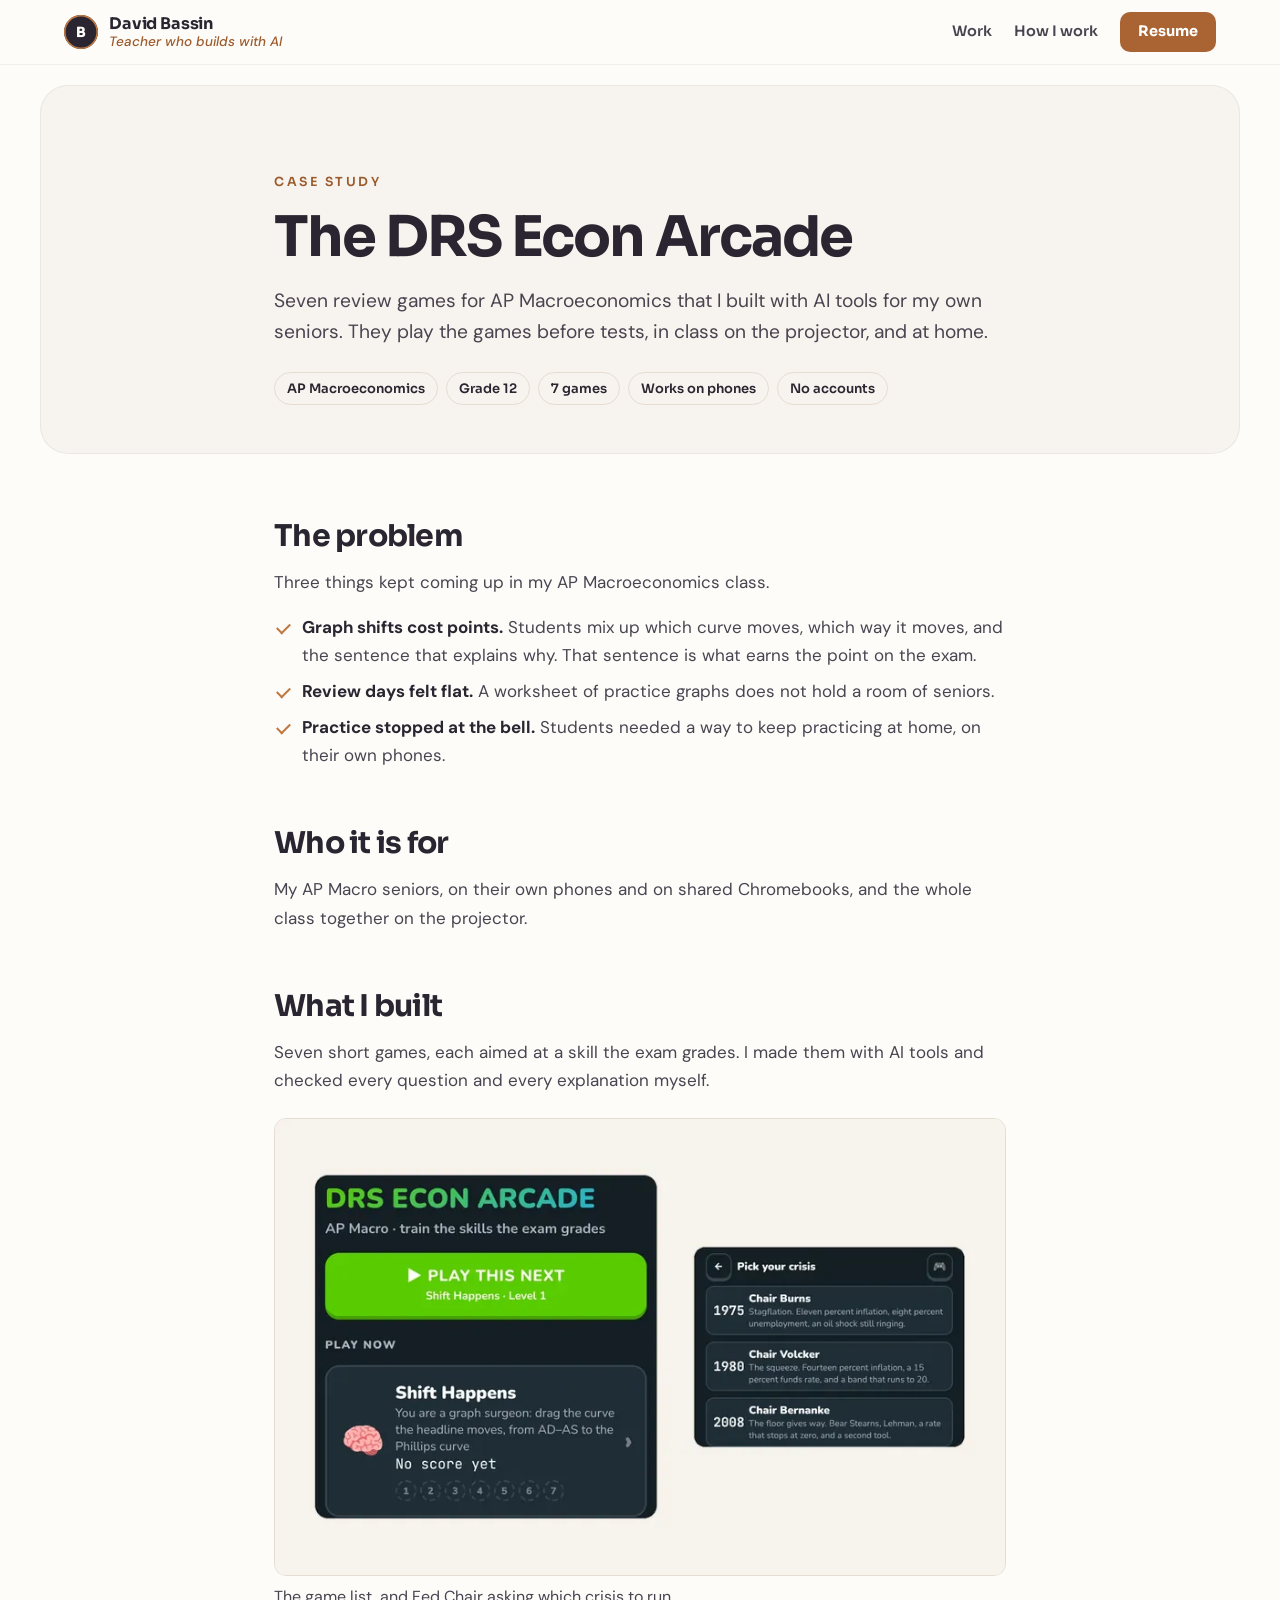
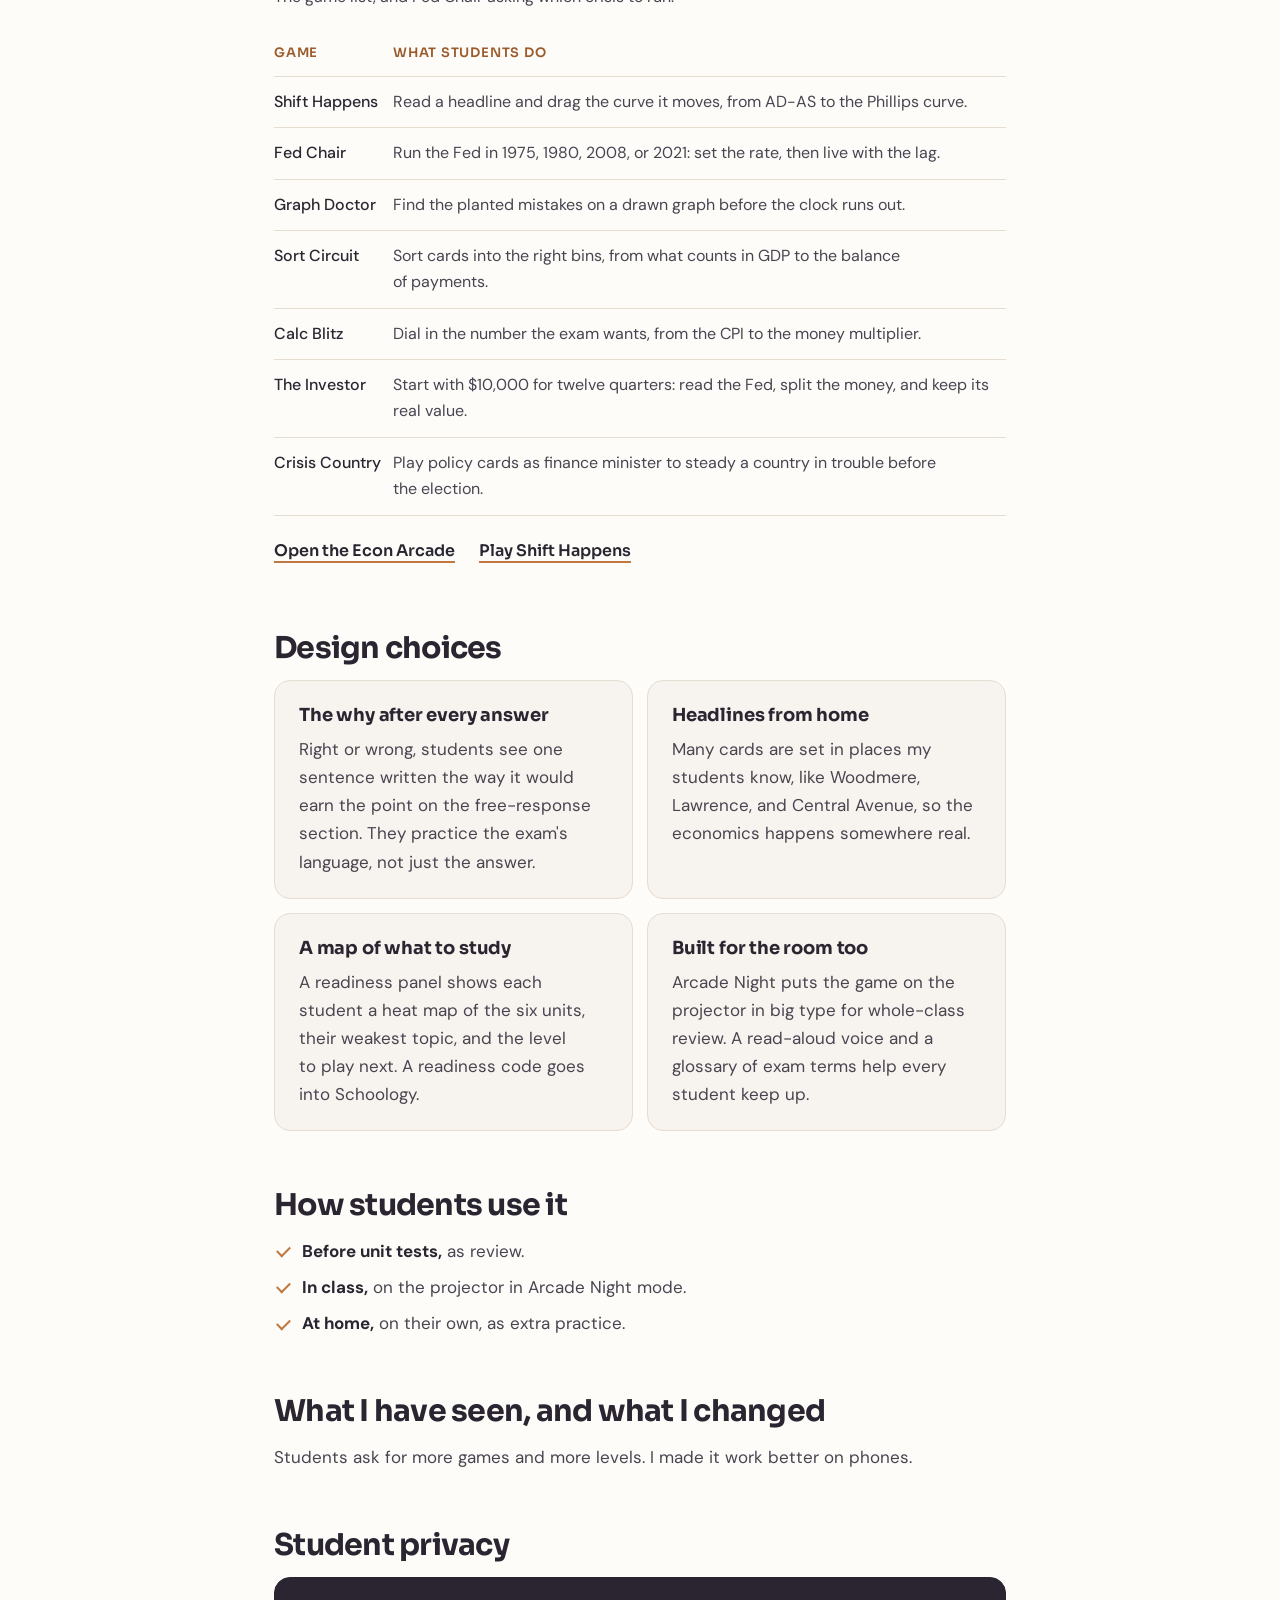
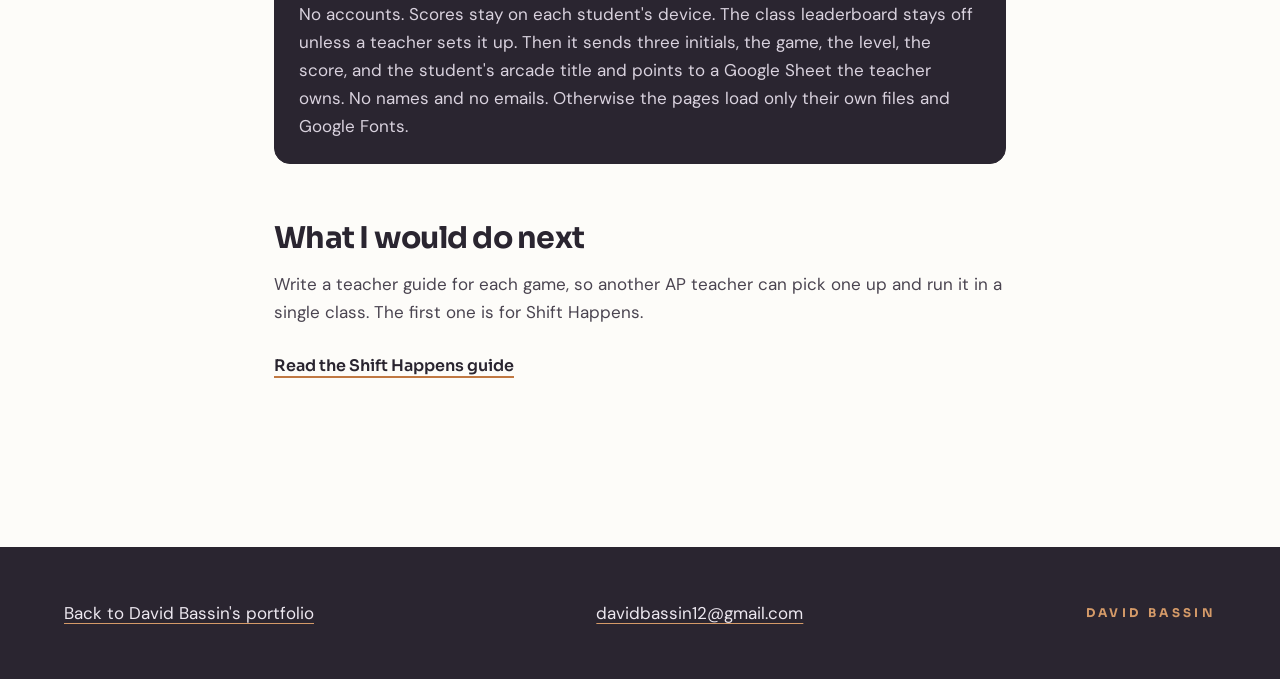
<file: econ-arcade-case-study/index.html>
<!doctype html>
<html lang="en">
<head>
<meta charset="utf-8">
<meta name="viewport" content="width=device-width, initial-scale=1">
<title>Case study: the DRS Econ Arcade | David Bassin</title>
<meta name="description" content="How a high school teacher built seven AP Macroeconomics review games with AI tools: the problem, the design choices, how students use it, and how it protects student privacy.">
<meta name="author" content="David Bassin">
<link rel="canonical" href="https://dbassin12.github.io/econ-arcade-case-study/">
<meta property="og:type" content="article">
<meta property="og:url" content="https://dbassin12.github.io/econ-arcade-case-study/">
<meta property="og:title" content="Case study: the DRS Econ Arcade | David Bassin">
<meta property="og:description" content="How a high school teacher built seven AP Macroeconomics review games with AI tools: the problem, the design choices, how students use it, and how it protects student privacy.">
<meta property="og:image" content="https://dbassin12.github.io/img/social-card.png">
<meta name="twitter:card" content="summary_large_image">
<meta name="theme-color" content="#2A2530">
<link rel="icon" href="data:image/svg+xml,<svg xmlns='http://www.w3.org/2000/svg' viewBox='0 0 32 32'><circle cx='16' cy='16' r='15' fill='%232A2530'/><circle cx='16' cy='16' r='13' fill='none' stroke='%23C07842' stroke-width='1.5'/><text x='16' y='21' font-size='16' font-weight='700' font-family='sans-serif' text-anchor='middle' fill='%23FDFCF9'>B</text></svg>" type="image/svg+xml">
<link rel="preconnect" href="https://fonts.googleapis.com">
<link rel="preconnect" href="https://fonts.gstatic.com" crossorigin>
<link href="https://fonts.googleapis.com/css2?family=Sora:wght@600;700&family=DM+Sans:ital,wght@0,400;0,500;0,700;1,400&display=swap" rel="stylesheet">
<link rel="stylesheet" href="../assets/page.css">
</head>
<body>
<a class="skip" href="#main">Skip to main content</a>
<header class="nav">
  <div class="wrap">
    <a class="brand" href="../" aria-label="David Bassin, portfolio home"><span class="mark" aria-hidden="true">B</span><span><span class="brand-name">David Bassin</span><span class="brand-tag">Teacher who builds with AI</span></span></a>
    <nav aria-label="Main">
      <ul>
        <li class="hide-sm"><a href="../#work">Work</a></li>
        <li class="hide-sm"><a href="../#how">How I work</a></li>
        <li><a class="navbtn" href="../#resume">Resume</a></li>
      </ul>
    </nav>
  </div>
</header>
<main id="main">
  <header class="doc-head">
    <div class="wrap narrow">
      <p class="label">Case study</p>
      <h1>The DRS Econ Arcade</h1>
      <p class="lede">Seven review games for AP Macroeconomics that I built with AI tools for my own seniors. They play the games before tests, in class on the projector, and at home.</p>
      <ul class="meta"><li>AP Macroeconomics</li><li>Grade 12</li><li>7 games</li><li>Works on phones</li><li>No accounts</li></ul>
    </div>
  </header>
  <article class="doc">
    <div class="wrap narrow">
      <section>
        <h2>The problem</h2>
        <p>Three things kept coming up in my AP Macroeconomics class.</p>
        <ul class="ticks">
          <li><strong>Graph shifts cost points.</strong> Students mix up which curve moves, which way it moves, and the sentence that explains why. That sentence is what earns the point on the exam.</li>
          <li><strong>Review days felt flat.</strong> A worksheet of practice graphs does not hold a room of seniors.</li>
          <li><strong>Practice stopped at the bell.</strong> Students needed a way to keep practicing at home, on their own phones.</li>
        </ul>
      </section>

      <section>
        <h2>Who it is for</h2>
        <p>My AP Macro seniors, on their own phones and on shared Chromebooks, and the whole class together on the projector.</p>
      </section>

      <section>
        <h2>What I built</h2>
        <p>Seven short games, each aimed at a skill the exam grades. I made them with AI tools and checked every question and every explanation myself.</p>
        <figure class="shot"><img src="../img/arcade-screens.webp" srcset="../img/arcade-screens-800.webp 800w, ../img/arcade-screens.webp 1400w" sizes="(max-width: 640px) calc(100vw - 40px), 732px" width="1400" height="875" alt="Two screens from the DRS Econ Arcade on a phone: the game list with Shift Happens, and Fed Chair asking you to pick a crisis from 1975, 1980, or 2008" loading="lazy" decoding="async"></figure>
        <p class="cap">The game list, and Fed Chair asking which crisis to run.</p>
        <table class="table">
          <thead><tr><th>Game</th><th>What students do</th></tr></thead>
          <tbody>
            <tr><td>Shift Happens</td><td>Read a headline and drag the curve it moves, from <span class="nw">AD-AS</span> to the Phillips curve.</td></tr>
            <tr><td>Fed Chair</td><td>Run the Fed in 1975, 1980, 2008, or 2021: set the rate, then live with the lag.</td></tr>
            <tr><td>Graph Doctor</td><td>Find the planted mistakes on a drawn graph before the clock runs out.</td></tr>
            <tr><td>Sort Circuit</td><td>Sort cards into the right bins, from what counts in GDP to the balance of payments.</td></tr>
            <tr><td>Calc Blitz</td><td>Dial in the number the exam wants, from the CPI to the money multiplier.</td></tr>
            <tr><td>The Investor</td><td>Start with $10,000 for twelve quarters: read the Fed, split the money, and keep its real value.</td></tr>
            <tr><td>Crisis Country</td><td>Play policy cards as finance minister to steady a country in trouble before the election.</td></tr>
          </tbody>
        </table>
        <div class="links" style="margin-top:12px"><a class="textlink" href="https://dbassin12.github.io/drs-econ-arcade/">Open the Econ Arcade</a><a class="textlink" href="https://dbassin12.github.io/drs-econ-arcade/games/shift-happens.html">Play Shift Happens</a></div>
      </section>

      <section>
        <h2>Design choices</h2>
        <div class="grid2">
          <div class="card"><h3>The why after every answer</h3><p>Right or wrong, students see one sentence written the way it would earn the point on the free-response section. They practice the exam's language, not just the answer.</p></div>
          <div class="card"><h3>Headlines from home</h3><p>Many cards are set in places my students know, like Woodmere, Lawrence, and Central Avenue, so the economics happens somewhere real.</p></div>
          <div class="card"><h3>A map of what to study</h3><p>A readiness panel shows each student a heat map of the six units, their weakest topic, and the level to play next. A readiness code goes into Schoology.</p></div>
          <div class="card"><h3>Built for the room too</h3><p>Arcade Night puts the game on the projector in big type for whole-class review. A read-aloud voice and a glossary of exam terms help every student keep up.</p></div>
        </div>
      </section>

      <section>
        <h2>How students use it</h2>
        <ul class="ticks">
          <li><strong>Before unit tests,</strong> as review.</li>
          <li><strong>In class,</strong> on the projector in Arcade Night mode.</li>
          <li><strong>At home,</strong> on their own, as extra practice.</li>
        </ul>
      </section>

      <section>
        <h2>What I have seen, and what I changed</h2>
        <p>Students ask for more games and more levels. I made it work better on phones.</p>
      </section>

      <section>
        <h2>Student privacy</h2>
        <div class="card dark">
          <p>No accounts. Scores stay on each student's device. The class leaderboard stays off unless a teacher sets it up. Then it sends three initials, the game, the level, the score, and the student's arcade title and points to a Google Sheet the teacher owns. No names and no emails. Otherwise the pages load only their own files and Google Fonts.</p>
        </div>
      </section>

      <section>
        <h2>What I would do next</h2>
        <p>Write a teacher guide for each game, so another AP teacher can pick one up and run it in a single class. The first one is for Shift Happens.</p>
        <div class="links"><a class="textlink" href="../shift-happens-guide/">Read the Shift Happens guide</a></div>
      </section>
    </div>
  </article>
</main>
<footer class="foot">
  <div class="wrap">
    <a href="../">Back to David Bassin's portfolio</a>
    <a href="mailto:davidbassin12@gmail.com">davidbassin12@gmail.com</a>
    <a class="wordmark" href="../">DAVID BASSIN</a>
  </div>
</footer>
</body>
</html>
</file>
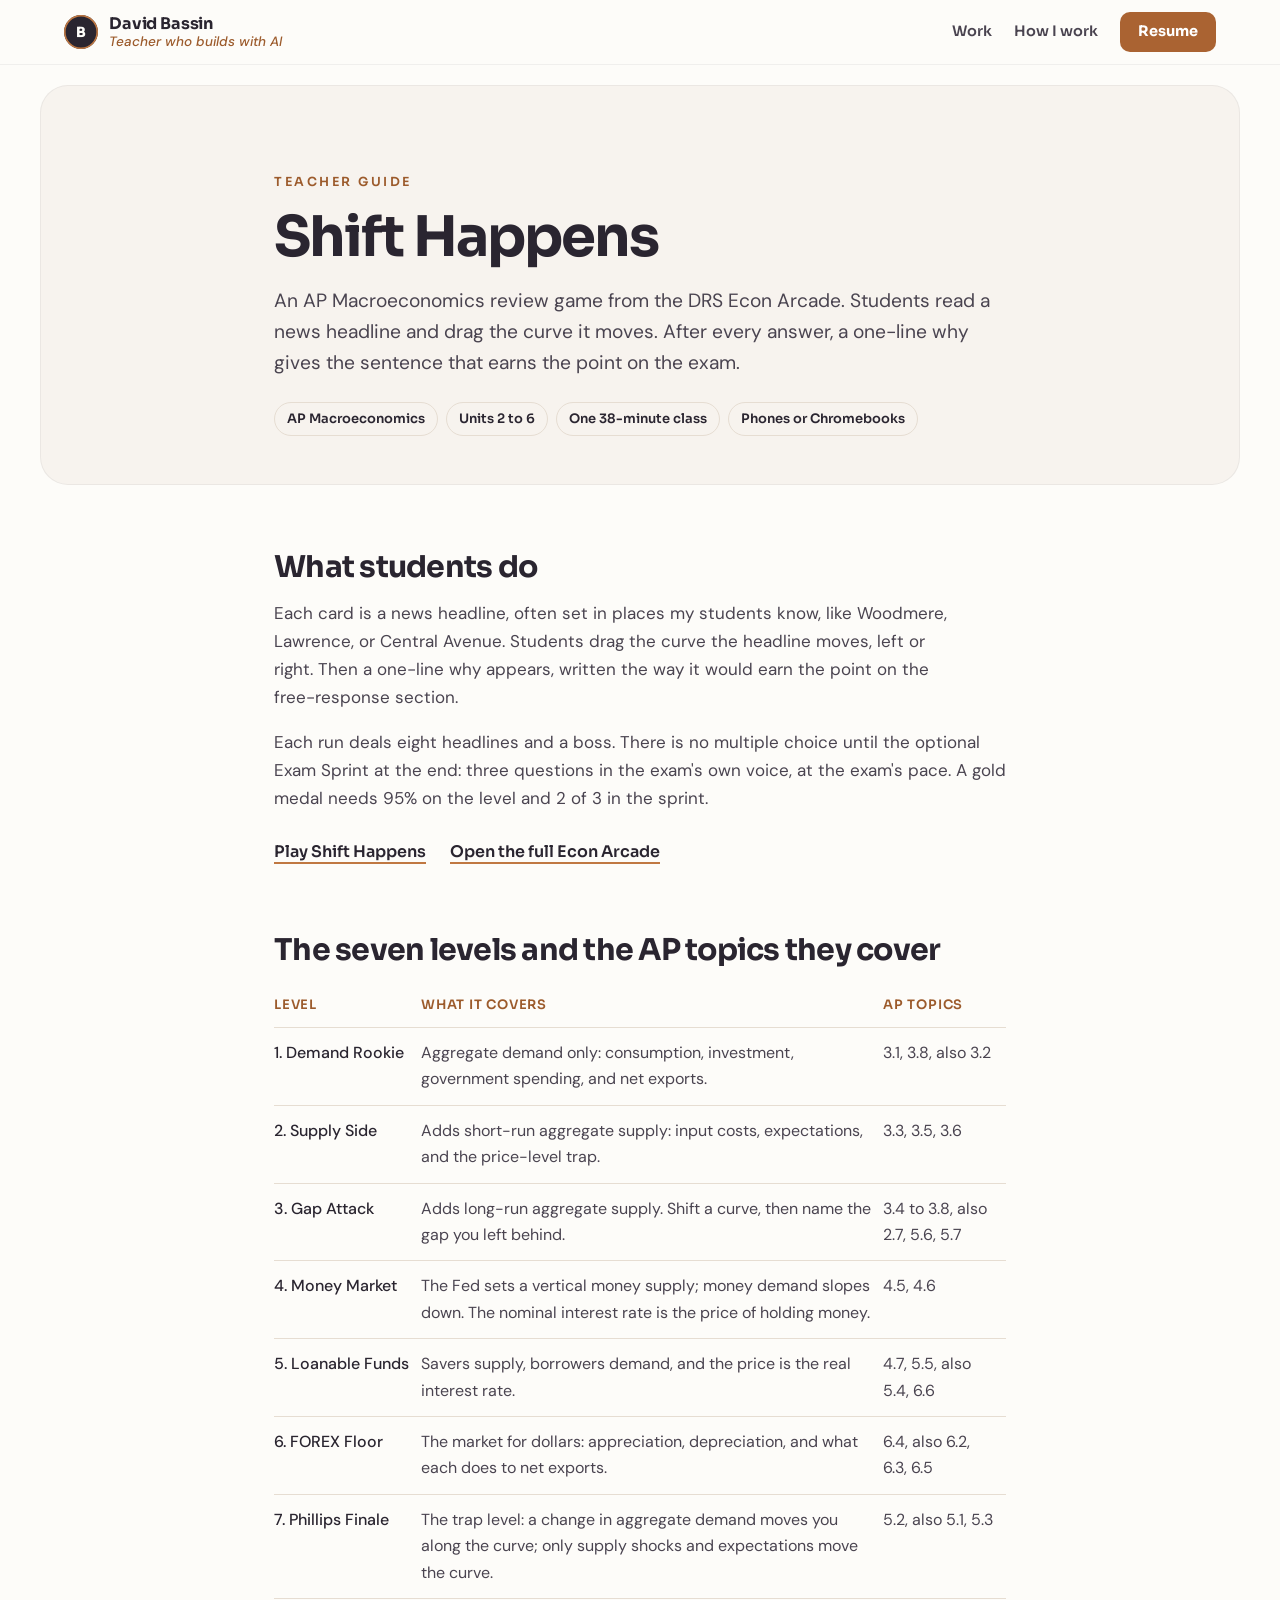
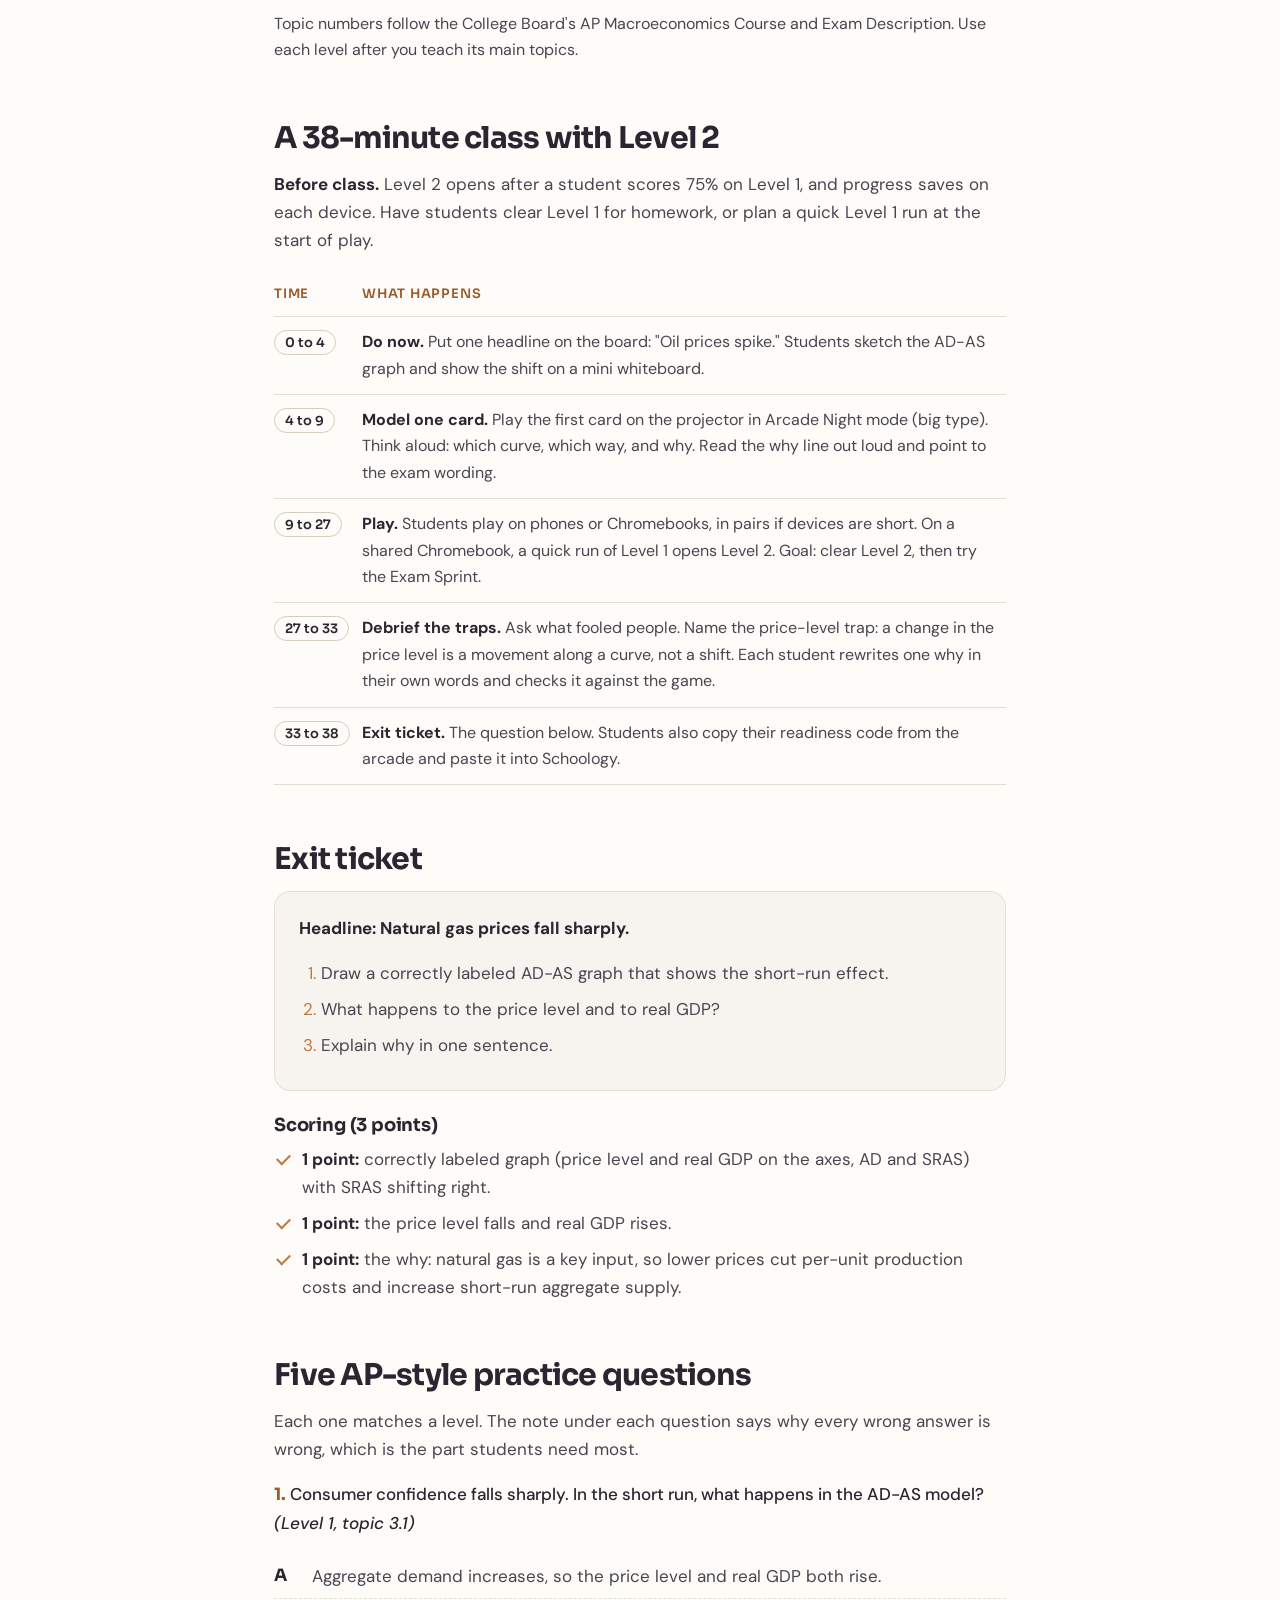
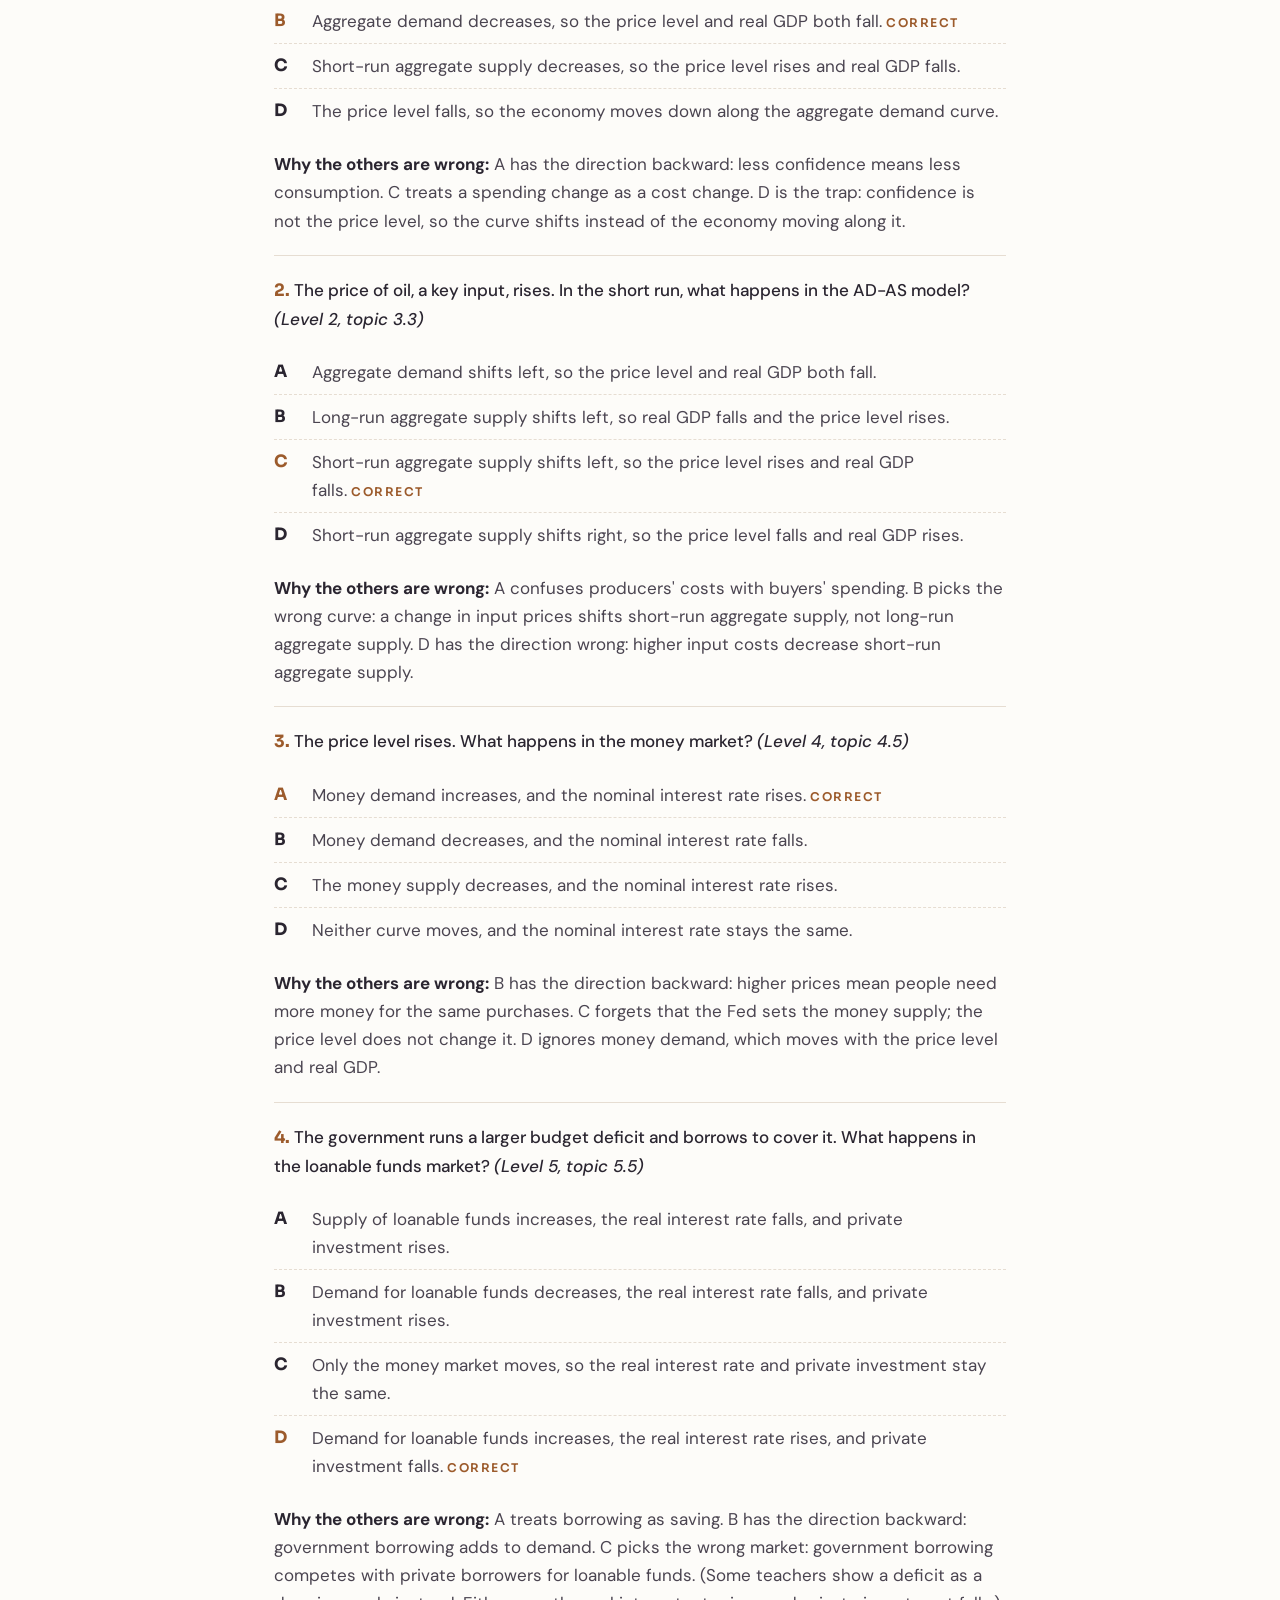
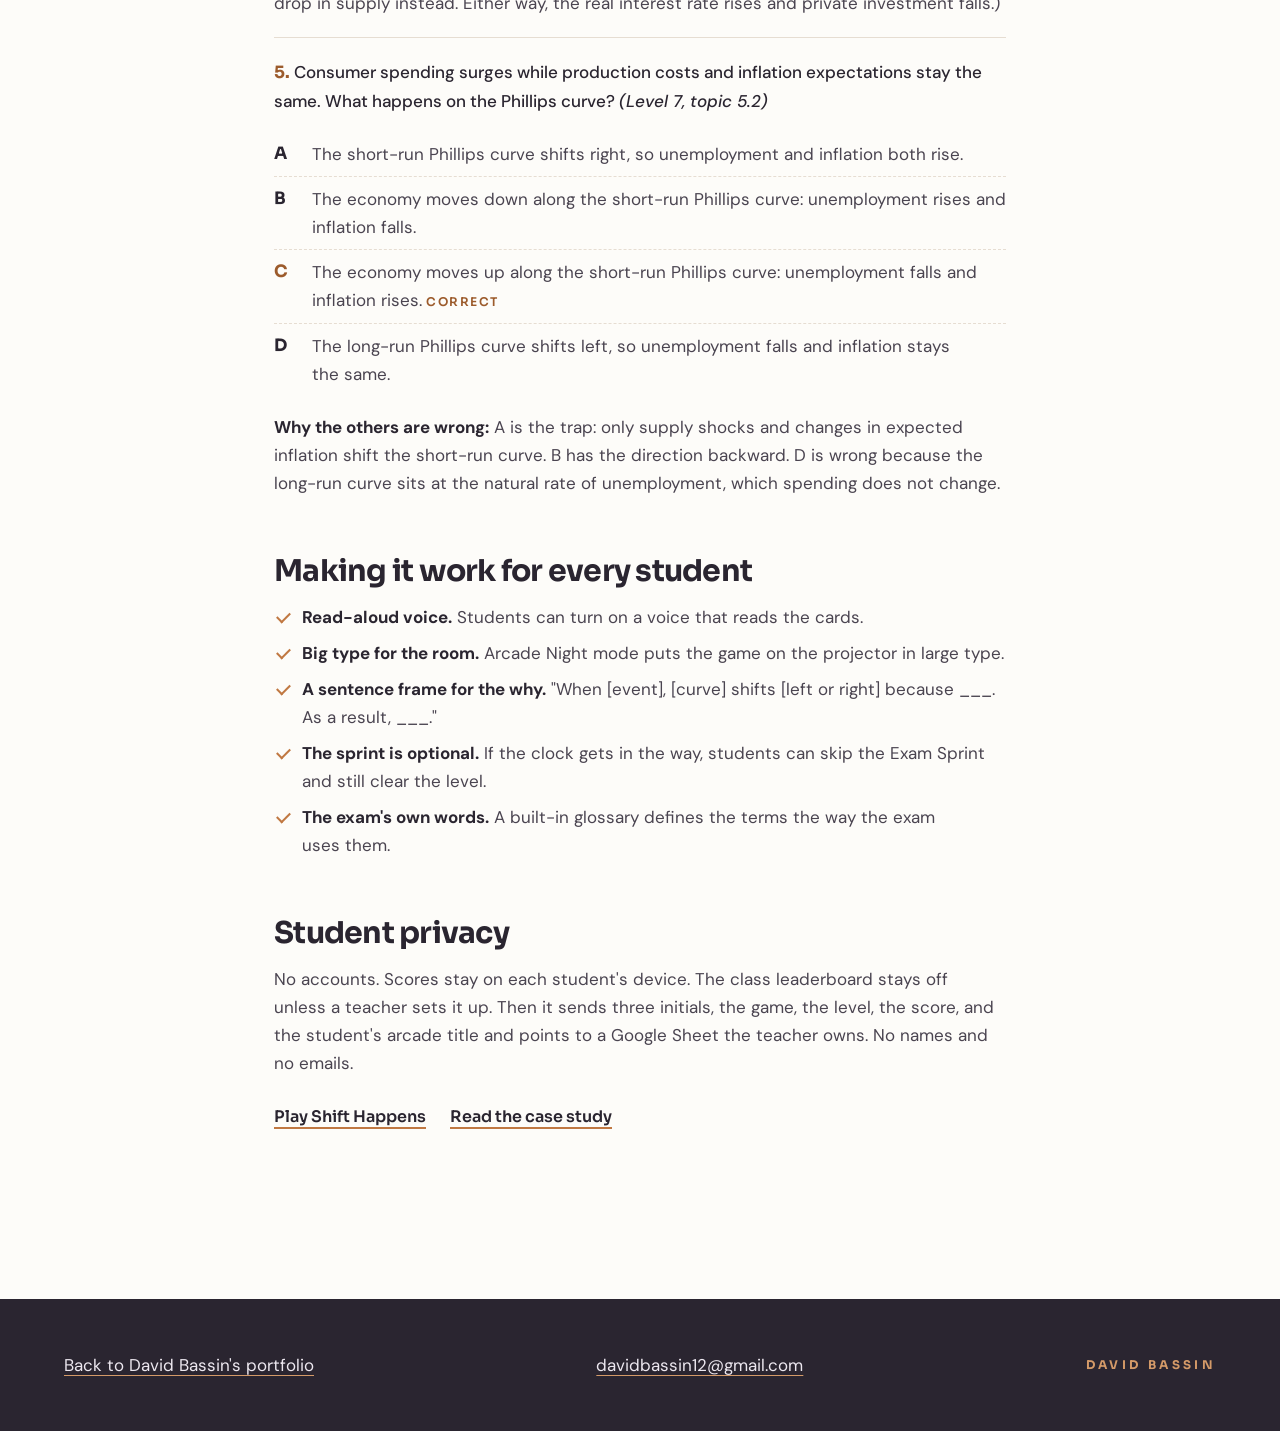
<file: shift-happens-guide/index.html>
<!doctype html>
<html lang="en">
<head>
<meta charset="utf-8">
<meta name="viewport" content="width=device-width, initial-scale=1">
<title>Teacher guide: Shift Happens | David Bassin</title>
<meta name="description" content="A teacher guide for Shift Happens, an AP Macroeconomics review game: the AP topics each level covers, a 38-minute class plan, an exit ticket with scoring, and five practice questions.">
<meta name="author" content="David Bassin">
<link rel="canonical" href="https://dbassin12.github.io/shift-happens-guide/">
<meta property="og:type" content="article">
<meta property="og:url" content="https://dbassin12.github.io/shift-happens-guide/">
<meta property="og:title" content="Teacher guide: Shift Happens | David Bassin">
<meta property="og:description" content="A teacher guide for Shift Happens, an AP Macroeconomics review game: the AP topics each level covers, a 38-minute class plan, an exit ticket with scoring, and five practice questions.">
<meta property="og:image" content="https://dbassin12.github.io/img/social-card.png">
<meta name="twitter:card" content="summary_large_image">
<meta name="theme-color" content="#2A2530">
<link rel="icon" href="data:image/svg+xml,<svg xmlns='http://www.w3.org/2000/svg' viewBox='0 0 32 32'><circle cx='16' cy='16' r='15' fill='%232A2530'/><circle cx='16' cy='16' r='13' fill='none' stroke='%23C07842' stroke-width='1.5'/><text x='16' y='21' font-size='16' font-weight='700' font-family='sans-serif' text-anchor='middle' fill='%23FDFCF9'>B</text></svg>" type="image/svg+xml">
<link rel="preconnect" href="https://fonts.googleapis.com">
<link rel="preconnect" href="https://fonts.gstatic.com" crossorigin>
<link href="https://fonts.googleapis.com/css2?family=Sora:wght@600;700&family=DM+Sans:ital,wght@0,400;0,500;0,700;1,400&display=swap" rel="stylesheet">
<link rel="stylesheet" href="../assets/page.css">
</head>
<body>
<a class="skip" href="#main">Skip to main content</a>
<header class="nav">
  <div class="wrap">
    <a class="brand" href="../" aria-label="David Bassin, portfolio home"><span class="mark" aria-hidden="true">B</span><span><span class="brand-name">David Bassin</span><span class="brand-tag">Teacher who builds with AI</span></span></a>
    <nav aria-label="Main">
      <ul>
        <li class="hide-sm"><a href="../#work">Work</a></li>
        <li class="hide-sm"><a href="../#how">How I work</a></li>
        <li><a class="navbtn" href="../#resume">Resume</a></li>
      </ul>
    </nav>
  </div>
</header>
<main id="main">
  <header class="doc-head">
    <div class="wrap narrow">
      <p class="label">Teacher guide</p>
      <h1>Shift Happens</h1>
      <p class="lede">An AP Macroeconomics review game from the DRS Econ Arcade. Students read a news headline and drag the curve it moves. After every answer, a <span class="nw">one-line</span> why gives the sentence that earns the point on the exam.</p>
      <ul class="meta"><li>AP Macroeconomics</li><li>Units 2 to 6</li><li>One 38-minute class</li><li>Phones or Chromebooks</li></ul>
    </div>
  </header>
  <article class="doc">
    <div class="wrap narrow">
      <section>
        <h2>What students do</h2>
        <p>Each card is a news headline, often set in places my students know, like Woodmere, Lawrence, or Central Avenue. Students drag the curve the headline moves, left or right. Then a <span class="nw">one-line</span> why appears, written the way it would earn the point on the <span class="nw">free-response</span> section.</p>
        <p>Each run deals eight headlines and a boss. There is no multiple choice until the optional Exam Sprint at the end: three questions in the exam's own voice, at the exam's pace. A gold medal needs 95% on the level and 2 of 3 in the sprint.</p>
        <div class="links"><a class="textlink" href="https://dbassin12.github.io/drs-econ-arcade/games/shift-happens.html">Play Shift Happens</a><a class="textlink" href="https://dbassin12.github.io/drs-econ-arcade/">Open the full Econ Arcade</a></div>
      </section>

      <section>
        <h2>The seven levels and the AP topics they cover</h2>
        <table class="table levels">
          <thead><tr><th>Level</th><th>What it covers</th><th>AP topics</th></tr></thead>
          <tbody>
            <tr><td>1. Demand Rookie</td><td>Aggregate demand only: consumption, investment, government spending, and net exports.</td><td>3.1, 3.8, also 3.2</td></tr>
            <tr><td>2. Supply Side</td><td>Adds short-run aggregate supply: input costs, expectations, and the <span class="nw">price-level</span> trap.</td><td>3.3, 3.5, 3.6</td></tr>
            <tr><td>3. Gap Attack</td><td>Adds long-run aggregate supply. Shift a curve, then name the gap you left behind.</td><td>3.4 to 3.8, also 2.7, 5.6, 5.7</td></tr>
            <tr><td>4. Money Market</td><td>The Fed sets a vertical money supply; money demand slopes down. The nominal interest rate is the price of holding money.</td><td>4.5, 4.6</td></tr>
            <tr><td>5. Loanable Funds</td><td>Savers supply, borrowers demand, and the price is the real interest rate.</td><td>4.7, 5.5, also 5.4, 6.6</td></tr>
            <tr><td>6. FOREX Floor</td><td>The market for dollars: appreciation, depreciation, and what each does to net exports.</td><td>6.4, also 6.2, 6.3, 6.5</td></tr>
            <tr><td>7. Phillips Finale</td><td>The trap level: a change in aggregate demand moves you along the curve; only supply shocks and expectations move the curve.</td><td>5.2, also 5.1, 5.3</td></tr>
          </tbody>
        </table>
        <p class="note-sm">Topic numbers follow the College Board's AP Macroeconomics Course and Exam Description. Use each level after you teach its main topics.</p>
      </section>

      <section>
        <h2>A 38-minute class with Level 2</h2>
        <p><strong>Before class.</strong> Level 2 opens after a student scores 75% on Level 1, and progress saves on each device. Have students clear Level 1 for homework, or plan a quick Level 1 run at the start of play.</p>
        <table class="table">
          <thead><tr><th>Time</th><th>What happens</th></tr></thead>
          <tbody>
            <tr><td><span class="time">0 to 4</span></td><td><strong>Do now.</strong> Put one headline on the board: "Oil prices spike." Students sketch the <span class="nw">AD-AS</span> graph and show the shift on a mini whiteboard.</td></tr>
            <tr><td><span class="time">4 to 9</span></td><td><strong>Model one card.</strong> Play the first card on the projector in Arcade Night mode (big type). Think aloud: which curve, which way, and why. Read the why line out loud and point to the exam wording.</td></tr>
            <tr><td><span class="time">9 to 27</span></td><td><strong>Play.</strong> Students play on phones or Chromebooks, in pairs if devices are short. On a shared Chromebook, a quick run of Level 1 opens Level 2. Goal: clear Level 2, then try the Exam Sprint.</td></tr>
            <tr><td><span class="time">27 to 33</span></td><td><strong>Debrief the traps.</strong> Ask what fooled people. Name the price-level trap: a change in the price level is a movement along a curve, not a shift. Each student rewrites one why in their own words and checks it against the game.</td></tr>
            <tr><td><span class="time">33 to 38</span></td><td><strong>Exit ticket.</strong> The question below. Students also copy their readiness code from the arcade and paste it into Schoology.</td></tr>
          </tbody>
        </table>
      </section>

      <section>
        <h2>Exit ticket</h2>
        <div class="card">
          <p><strong>Headline: Natural gas prices fall sharply.</strong></p>
          <ol>
            <li>Draw a correctly labeled <span class="nw">AD-AS</span> graph that shows the <span class="nw">short-run</span> effect.</li>
            <li>What happens to the price level and to real GDP?</li>
            <li>Explain why in one sentence.</li>
          </ol>
        </div>
        <h3>Scoring (3 points)</h3>
        <ul class="ticks">
          <li><strong>1 point:</strong> correctly labeled graph (price level and real GDP on the axes, AD and SRAS) with SRAS shifting right.</li>
          <li><strong>1 point:</strong> the price level falls and real GDP rises.</li>
          <li><strong>1 point:</strong> the why: natural gas is a key input, so lower prices cut per-unit production costs and increase <span class="nw">short-run</span> aggregate supply.</li>
        </ul>
      </section>

      <section class="quiz">
        <h2>Five AP-style practice questions</h2>
        <p>Each one matches a level. The note under each question says why every wrong answer is wrong, which is the part students need most.</p>

        <div class="q">
          <p class="stem">Consumer confidence falls sharply. In the short run, what happens in the <span class="nw">AD-AS</span> model? <em>(Level 1, topic 3.1)</em></p>
          <ul class="opts">
            <li><b>A</b><span>Aggregate demand increases, so the price level and real GDP both rise.</span></li>
            <li class="right"><b>B</b><span>Aggregate demand decreases, so the price level and real GDP both fall.</span></li>
            <li><b>C</b><span>Short-run aggregate supply decreases, so the price level rises and real GDP falls.</span></li>
            <li><b>D</b><span>The price level falls, so the economy moves down along the aggregate demand curve.</span></li>
          </ul>
          <p><strong>Why the others are wrong:</strong> A has the direction backward: less confidence means less consumption. C treats a spending change as a cost change. D is the trap: confidence is not the price level, so the curve shifts instead of the economy moving along it.</p>
        </div>

        <div class="q">
          <p class="stem">The price of oil, a key input, rises. In the short run, what happens in the <span class="nw">AD-AS</span> model? <em>(Level 2, topic 3.3)</em></p>
          <ul class="opts">
            <li><b>A</b><span>Aggregate demand shifts left, so the price level and real GDP both fall.</span></li>
            <li><b>B</b><span>Long-run aggregate supply shifts left, so real GDP falls and the price level rises.</span></li>
            <li class="right"><b>C</b><span>Short-run aggregate supply shifts left, so the price level rises and real GDP falls.</span></li>
            <li><b>D</b><span>Short-run aggregate supply shifts right, so the price level falls and real GDP rises.</span></li>
          </ul>
          <p><strong>Why the others are wrong:</strong> A confuses producers' costs with buyers' spending. B picks the wrong curve: a change in input prices shifts <span class="nw">short-run</span> aggregate supply, not <span class="nw">long-run</span> aggregate supply. D has the direction wrong: higher input costs decrease <span class="nw">short-run</span> aggregate supply.</p>
        </div>

        <div class="q">
          <p class="stem">The price level rises. What happens in the money market? <em>(Level 4, topic 4.5)</em></p>
          <ul class="opts">
            <li class="right"><b>A</b><span>Money demand increases, and the nominal interest rate rises.</span></li>
            <li><b>B</b><span>Money demand decreases, and the nominal interest rate falls.</span></li>
            <li><b>C</b><span>The money supply decreases, and the nominal interest rate rises.</span></li>
            <li><b>D</b><span>Neither curve moves, and the nominal interest rate stays the same.</span></li>
          </ul>
          <p><strong>Why the others are wrong:</strong> B has the direction backward: higher prices mean people need more money for the same purchases. C forgets that the Fed sets the money supply; the price level does not change it. D ignores money demand, which moves with the price level and real GDP.</p>
        </div>

        <div class="q">
          <p class="stem">The government runs a larger budget deficit and borrows to cover it. What happens in the loanable funds market? <em>(Level 5, topic 5.5)</em></p>
          <ul class="opts">
            <li><b>A</b><span>Supply of loanable funds increases, the real interest rate falls, and private investment rises.</span></li>
            <li><b>B</b><span>Demand for loanable funds decreases, the real interest rate falls, and private investment rises.</span></li>
            <li><b>C</b><span>Only the money market moves, so the real interest rate and private investment stay the same.</span></li>
            <li class="right"><b>D</b><span>Demand for loanable funds increases, the real interest rate rises, and private investment falls.</span></li>
          </ul>
          <p><strong>Why the others are wrong:</strong> A treats borrowing as saving. B has the direction backward: government borrowing adds to demand. C picks the wrong market: government borrowing competes with private borrowers for loanable funds. (Some teachers show a deficit as a drop in supply instead. Either way, the real interest rate rises and private investment falls.)</p>
        </div>

        <div class="q">
          <p class="stem">Consumer spending surges while production costs and inflation expectations stay the same. What happens on the Phillips curve? <em>(Level 7, topic 5.2)</em></p>
          <ul class="opts">
            <li><b>A</b><span>The <span class="nw">short-run</span> Phillips curve shifts right, so unemployment and inflation both rise.</span></li>
            <li><b>B</b><span>The economy moves down along the <span class="nw">short-run</span> Phillips curve: unemployment rises and inflation falls.</span></li>
            <li class="right"><b>C</b><span>The economy moves up along the <span class="nw">short-run</span> Phillips curve: unemployment falls and inflation rises.</span></li>
            <li><b>D</b><span>The <span class="nw">long-run</span> Phillips curve shifts left, so unemployment falls and inflation stays the same.</span></li>
          </ul>
          <p><strong>Why the others are wrong:</strong> A is the trap: only supply shocks and changes in expected inflation shift the <span class="nw">short-run</span> curve. B has the direction backward. D is wrong because the <span class="nw">long-run</span> curve sits at the natural rate of unemployment, which spending does not change.</p>
        </div>
      </section>

      <section>
        <h2>Making it work for every student</h2>
        <ul class="ticks">
          <li><strong>Read-aloud voice.</strong> Students can turn on a voice that reads the cards.</li>
          <li><strong>Big type for the room.</strong> Arcade Night mode puts the game on the projector in large type.</li>
          <li><strong>A sentence frame for the why.</strong> "When [event], [curve] shifts [left or right] because ___. As a result, ___."</li>
          <li><strong>The sprint is optional.</strong> If the clock gets in the way, students can skip the Exam Sprint and still clear the level.</li>
          <li><strong>The exam's own words.</strong> A built-in glossary defines the terms the way the exam uses them.</li>
        </ul>
      </section>

      <section>
        <h2>Student privacy</h2>
        <p>No accounts. Scores stay on each student's device. The class leaderboard stays off unless a teacher sets it up. Then it sends three initials, the game, the level, the score, and the student's arcade title and points to a Google Sheet the teacher owns. No names and no emails.</p>
        <div class="links"><a class="textlink" href="https://dbassin12.github.io/drs-econ-arcade/games/shift-happens.html">Play Shift Happens</a><a class="textlink" href="../econ-arcade-case-study/">Read the case study</a></div>
      </section>
    </div>
  </article>
</main>
<footer class="foot">
  <div class="wrap">
    <a href="../">Back to David Bassin's portfolio</a>
    <a href="mailto:davidbassin12@gmail.com">davidbassin12@gmail.com</a>
    <a class="wordmark" href="../">DAVID BASSIN</a>
  </div>
</footer>
</body>
</html>
</file>
<file: assets/page.css>
/* Shared style for David Bassin's work-sample pages. Same tokens as the portfolio. */
/* Size-matched fallback faces, so the page does not jump when the web fonts arrive. */
@font-face{font-family:"Sora Fallback";src:local("Arial Bold"),local("Arial-BoldMT"),local("Liberation Sans Bold");font-weight:600 800;size-adjust:106.3%;ascent-override:91.3%;descent-override:27.3%;line-gap-override:0%}
@font-face{font-family:"DM Sans Fallback";src:local("Arial"),local("ArialMT"),local("Liberation Sans");font-weight:400 500;size-adjust:103.7%;ascent-override:95.5%;descent-override:29.9%;line-gap-override:0%}
@font-face{font-family:"DM Sans Fallback";src:local("Arial Bold"),local("Arial-BoldMT"),local("Liberation Sans Bold");font-weight:600 800;size-adjust:103.7%;ascent-override:95.5%;descent-override:29.9%;line-gap-override:0%}
:root{
  --cream:#FDFCF9; --linen:#F7F3EE; --plum:#2A2530; --plum-2:#3A3341;
  --copper:#C07842; --copper-light:#D49A68; --copper-ink:#9C5B2C;
  --driftwood:#8E857E; --lavender:#F3F0F6; --ink:#4A4450;
  --line:#E6DDD2; --line-2:#D8CCBE; --line-dark:rgba(255,255,255,.14);
  --display:'Sora','Sora Fallback',ui-sans-serif,system-ui,sans-serif;
  --body:'DM Sans','DM Sans Fallback',ui-sans-serif,system-ui,sans-serif;
  --r-sm:10px; --r-md:12px; --r-lg:16px;
  --ease:cubic-bezier(.2,.7,.2,1);
  --lift:0 1px 2px rgba(42,37,48,.05),0 24px 48px -28px rgba(42,37,48,.30);
}
*{box-sizing:border-box}
html{-webkit-text-size-adjust:100%;scroll-padding-top:64px}
body{margin:0;background:var(--cream);color:var(--plum);font-family:var(--body);font-size:17px;line-height:1.65;-webkit-font-smoothing:antialiased;-moz-osx-font-smoothing:grayscale}
a{color:inherit}
::selection{background:#F0DCCB;color:var(--plum)}
:focus-visible{outline:2px solid var(--copper-ink);outline-offset:3px;border-radius:6px}
h1,h2,h3{font-family:var(--display);color:var(--plum);margin:0;text-wrap:balance}
p,li,td,dd{text-wrap:pretty}
p{margin:0 0 1em}
.wrap{max-width:1200px;margin:0 auto;padding:0 24px}
.narrow{max-width:780px}
.nw{white-space:nowrap}
.skip{position:fixed;left:-999px;top:8px;background:var(--plum);color:var(--cream);padding:10px 16px;border-radius:var(--r-sm);z-index:60;font-family:var(--display);font-weight:600;font-size:15px}
.skip:focus{left:12px}

/* nav: the same cream bar and Circle-B lockup as the portfolio */
.nav{position:sticky;top:0;z-index:50;background:rgba(253,252,249,.9);-webkit-backdrop-filter:saturate(1.3) blur(10px);backdrop-filter:saturate(1.3) blur(10px);border-bottom:1px solid rgba(42,37,48,.06)}
.nav .wrap{display:flex;align-items:center;justify-content:space-between;gap:16px;min-height:64px}
.brand{display:flex;align-items:center;gap:11px;text-decoration:none;flex:none}
.mark{width:34px;height:34px;border-radius:50%;background:var(--plum);box-shadow:inset 0 0 0 1.6px var(--copper);display:grid;place-items:center;color:var(--cream);font:800 14px var(--display);flex:none}
.brand-name{display:block;font:700 16px/1.2 var(--display);letter-spacing:-.01em;color:var(--plum)}
.brand-tag{display:block;font:italic 500 13.5px/1.3 var(--body);color:var(--copper-ink)}
.wordmark{font-family:var(--display);font-weight:700;letter-spacing:.28em;font-size:14px;text-decoration:none;color:var(--cream);white-space:nowrap;display:inline-flex;align-items:center;min-height:44px}
.nav ul{list-style:none;margin:0;padding:0;display:flex;gap:22px;align-items:center}
.nav ul a{font-family:var(--display);font-size:14.5px;font-weight:600;text-decoration:none;color:var(--ink);white-space:nowrap;display:inline-flex;align-items:center;min-height:44px}
.nav ul a:hover{color:var(--copper-ink)}
.nav .navbtn{background:#AA6332;color:#fff;padding:0 18px;border-radius:10px;min-height:40px;font-weight:700}
.nav .navbtn:hover{background:var(--copper-ink);color:#fff}

/* document header: a rounded linen panel, like the portfolio */
.doc-head{margin:clamp(10px,2vw,20px);border-radius:28px;background:var(--linen);border:1px solid rgba(42,37,48,.06);padding:clamp(48px,7vw,88px) 0 clamp(32px,4vw,48px)}
@media (min-width:1240px){.doc-head{max-width:1200px;margin:20px auto 0}}
.label{font-family:var(--display);font-weight:600;font-size:12.5px;line-height:1.4;letter-spacing:.2em;text-transform:uppercase;color:var(--copper-ink);margin:0 0 16px}
.doc-head h1{font-size:clamp(34px,5vw,56px);font-weight:700;line-height:1.05;letter-spacing:-.035em}
.doc-head .lede{font-size:clamp(17.5px,1.5vw,20px);line-height:1.6;color:var(--ink);margin:20px 0 0;max-width:40em}
.meta{display:flex;flex-wrap:wrap;gap:8px;margin:24px 0 0;padding:0;list-style:none}
.meta li{font-family:var(--display);font-size:13px;font-weight:600;background:var(--linen);border:1px solid var(--line);border-radius:999px;padding:5px 12px;color:var(--plum)}
.notice{margin:22px 0 0;font-size:16px;color:var(--ink);border-left:3px solid var(--copper);padding:2px 0 2px 14px}

/* document body */
.doc{padding:clamp(36px,5vw,64px) 0 clamp(64px,8vw,104px)}
.doc section{margin:0 0 clamp(40px,5vw,56px)}
.doc h2{font-size:clamp(24px,2.6vw,30px);font-weight:700;line-height:1.2;letter-spacing:-.025em;margin:0 0 14px}
.doc h3{font-size:18px;font-weight:700;line-height:1.35;letter-spacing:-.01em;margin:22px 0 8px}
.doc p,.doc li{color:var(--ink)}
.doc strong{color:var(--plum)}
.doc ul,.doc ol{padding-left:22px;margin:0 0 1em}
.doc li{margin:0 0 8px}
.doc li::marker{color:var(--copper)}
.ticks{list-style:none;padding:0!important}
.ticks li{position:relative;padding-left:28px}
.ticks li::before{content:"";position:absolute;left:3px;top:.55em;width:11px;height:6px;border-left:2.5px solid var(--copper);border-bottom:2.5px solid var(--copper);transform:rotate(-45deg)}
.textlink{display:inline-block;padding:10px 0;font-family:var(--display);font-weight:600;font-size:16px;color:var(--plum);text-decoration:underline;text-decoration-color:var(--copper);text-decoration-thickness:2px;text-underline-offset:5px}
.textlink:hover{color:var(--copper-ink)}
.links{display:flex;flex-wrap:wrap;gap:0 24px;margin-top:4px}
.note-sm{font-size:16px;margin-top:12px}
.shot{margin:24px 0 8px;border-radius:var(--r-md);overflow:hidden;border:1px solid var(--line);background:var(--linen)}
.shot img{display:block;width:100%;height:auto}
.cap{font-size:16px;color:var(--ink);margin:0 0 20px}

.card{background:var(--linen);border:1px solid var(--line);border-radius:var(--r-lg);padding:22px 24px}
.card + .card{margin-top:14px}
.card h3{margin-top:0}
.card p:last-child,.card ul:last-child,.card ol:last-child{margin-bottom:0}
.dark{background:var(--plum);border-color:var(--plum);color:#E9E3EC}
.dark h3,.dark strong{color:var(--cream)}
.dark p,.dark li{color:#D9D2DE}
.grid2{display:grid;grid-template-columns:1fr 1fr;gap:14px}
.grid2 .card + .card{margin-top:0}
.card.no ul{list-style:none;padding-left:0}
.card.no li{position:relative;padding-left:24px}
.card.no li::marker{content:none}
.card.no li::before{content:"\00D7";position:absolute;left:3px;top:-1px;font-family:var(--display);font-weight:700;color:var(--copper-ink)}

/* tables */
.table{width:100%;border-collapse:collapse;font-size:16px;margin:4px 0 0}
.table th,.table td{text-align:left;vertical-align:top;padding:12px 12px 12px 0;border-bottom:1px solid var(--line)}
.table th{font-family:var(--display);font-size:13px;font-weight:600;letter-spacing:.06em;text-transform:uppercase;color:var(--copper-ink)}
.table td{color:var(--ink)}
.table td:first-child{color:var(--plum);font-weight:500;white-space:nowrap}
.time{font-family:var(--display);font-size:13px;font-weight:600;background:var(--cream);border:1px solid var(--line-2);border-radius:999px;padding:3px 10px;white-space:nowrap}

/* quiz items */
.q{counter-increment:q;border-top:1px solid var(--line);padding-top:20px;margin-top:20px}
.q:first-of-type{border-top:0;margin-top:0;padding-top:0}
.q .stem{color:var(--plum);font-weight:500}
.q .stem::before{content:counter(q) ". ";font-family:var(--display);font-weight:700;color:var(--copper-ink)}
.opts{list-style:none;padding:0!important;margin:10px 0 0}
.opts li{display:grid;grid-template-columns:30px 1fr;gap:8px;padding:8px 0;border-bottom:1px dashed var(--line);margin:0}
.opts li:last-child{border-bottom:0}
.opts b{font-family:var(--display);color:var(--plum)}
.opts .right b{color:var(--copper-ink)}
.opts .right > span::after{content:"  Correct";font-family:var(--display);font-size:12px;font-weight:600;letter-spacing:.12em;text-transform:uppercase;color:var(--copper-ink)}
.quiz{counter-reset:q}

/* footer */
.foot{background:var(--plum);color:#D9D2DE;padding:44px 0}
.foot .wrap{display:flex;flex-wrap:wrap;gap:16px 28px;align-items:center;justify-content:space-between}
.foot a{color:#EDE8F0;text-decoration-color:var(--copper-light);text-underline-offset:4px;display:inline-flex;align-items:center;min-height:44px}
.foot .wordmark{font-size:12px;color:var(--copper-light)}

@media (max-width:640px){
  body{font-size:16px}
  .wrap{padding:0 20px}
  .nav ul{gap:14px}
  .nav .hide-sm{display:none}
  .nav .navbtn{min-height:44px}
  .grid2{grid-template-columns:1fr}
  .table td:first-child{white-space:normal}
  .table{font-size:16px}
  /* the levels table stacks into one block per level */
  .levels thead{display:none}
  .levels tr{display:block;padding:14px 0;border-bottom:1px solid var(--line)}
  .levels td{display:block;padding:0;border:0}
  .levels td:first-child{font-family:var(--display);font-weight:600;margin-bottom:4px}
  .levels td:last-child{margin-top:6px;font-family:var(--display);font-size:13px;font-weight:600;color:var(--copper-ink)}
  .levels td:last-child::before{content:"AP topics: "}
}
@media print{
  .nav,.skip,.foot{display:none}
  body{background:#fff;color:#000;font-size:12pt}
  .doc-head{padding:0 0 12pt;border:0}
  .doc{padding:0}
  .card,.dark{background:#fff;border:1px solid #999;color:#000}
  .dark h3,.dark p,.dark li,.dark strong{color:#000}
  .doc p,.doc li,.table td{color:#000}
  a{text-decoration:none}
  section{break-inside:auto}
  .doc h2,.doc h3{break-after:avoid}
  .card,.q,tr,.grid2,.shot{break-inside:avoid}
  .doc a[href^="http"]::after{content:" (" attr(href) ")";font-family:var(--body);font-weight:400;font-size:9pt;color:#555}
}
</file>
